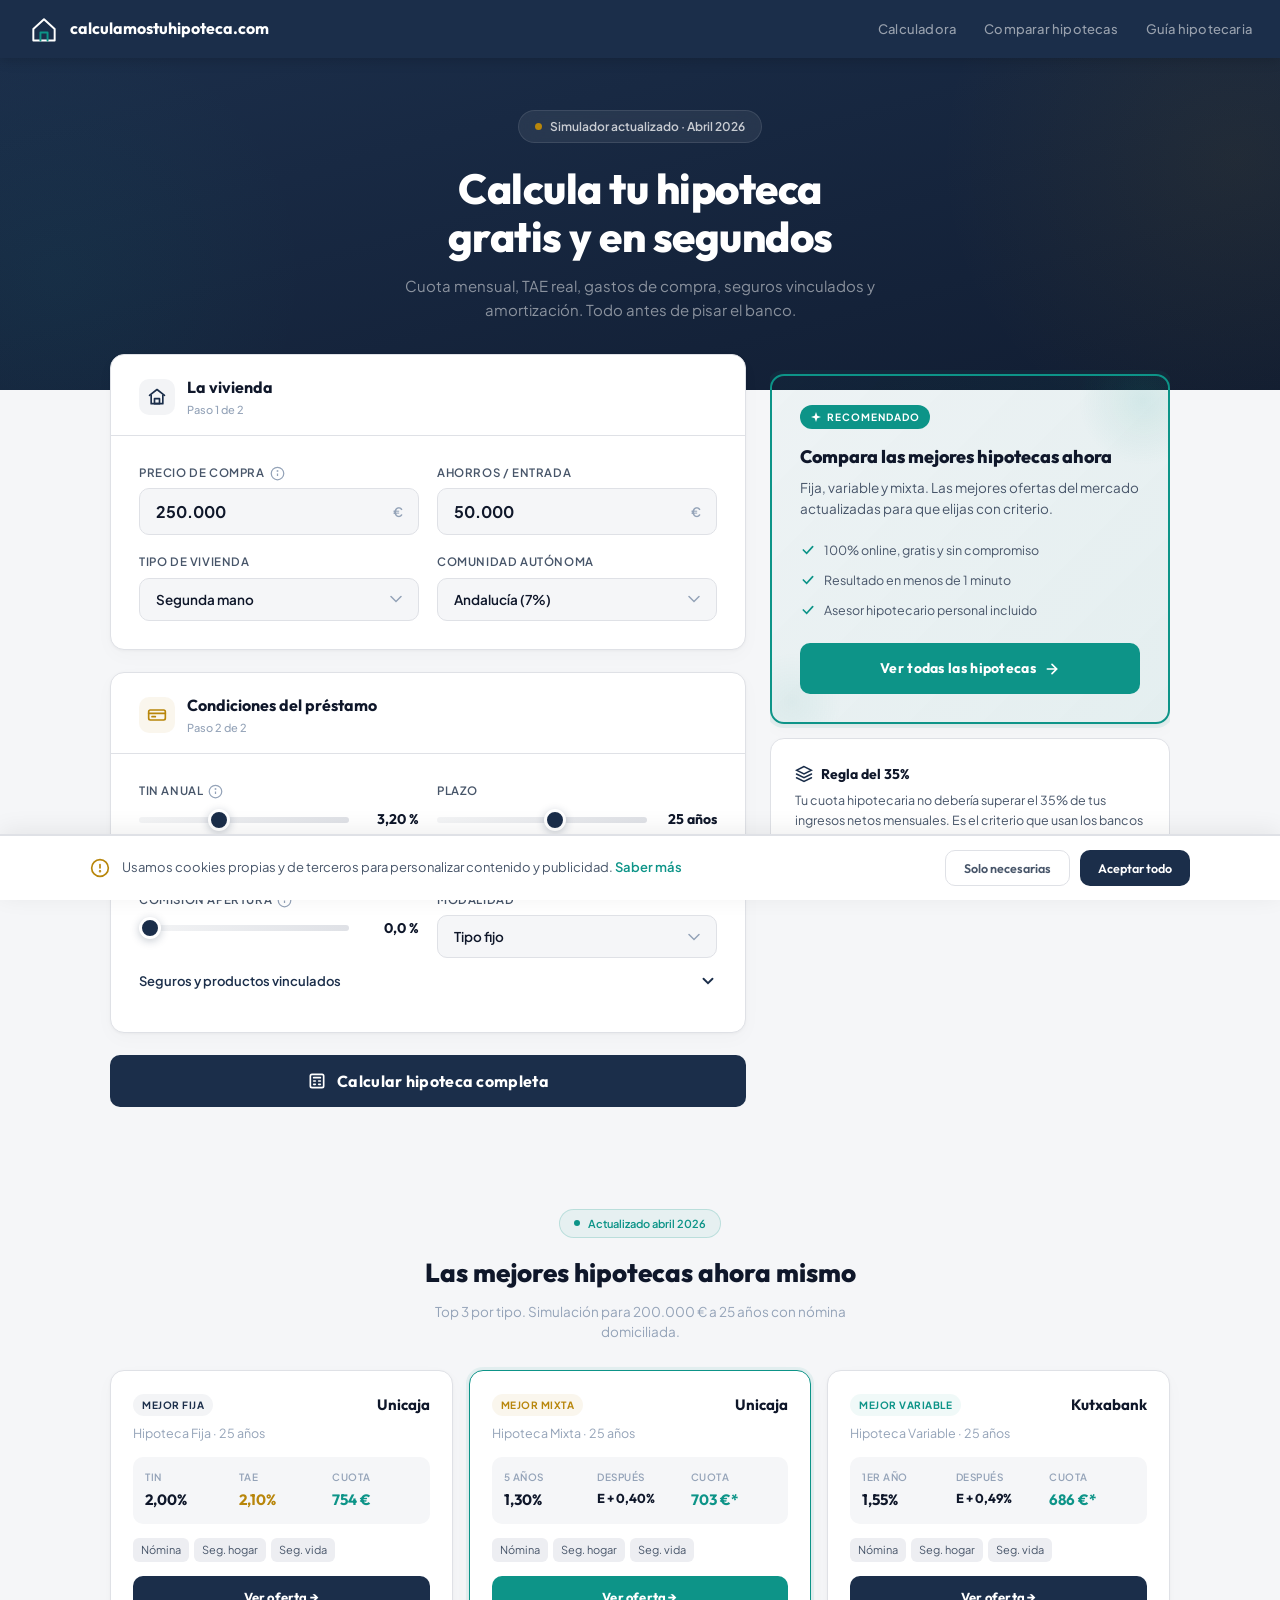
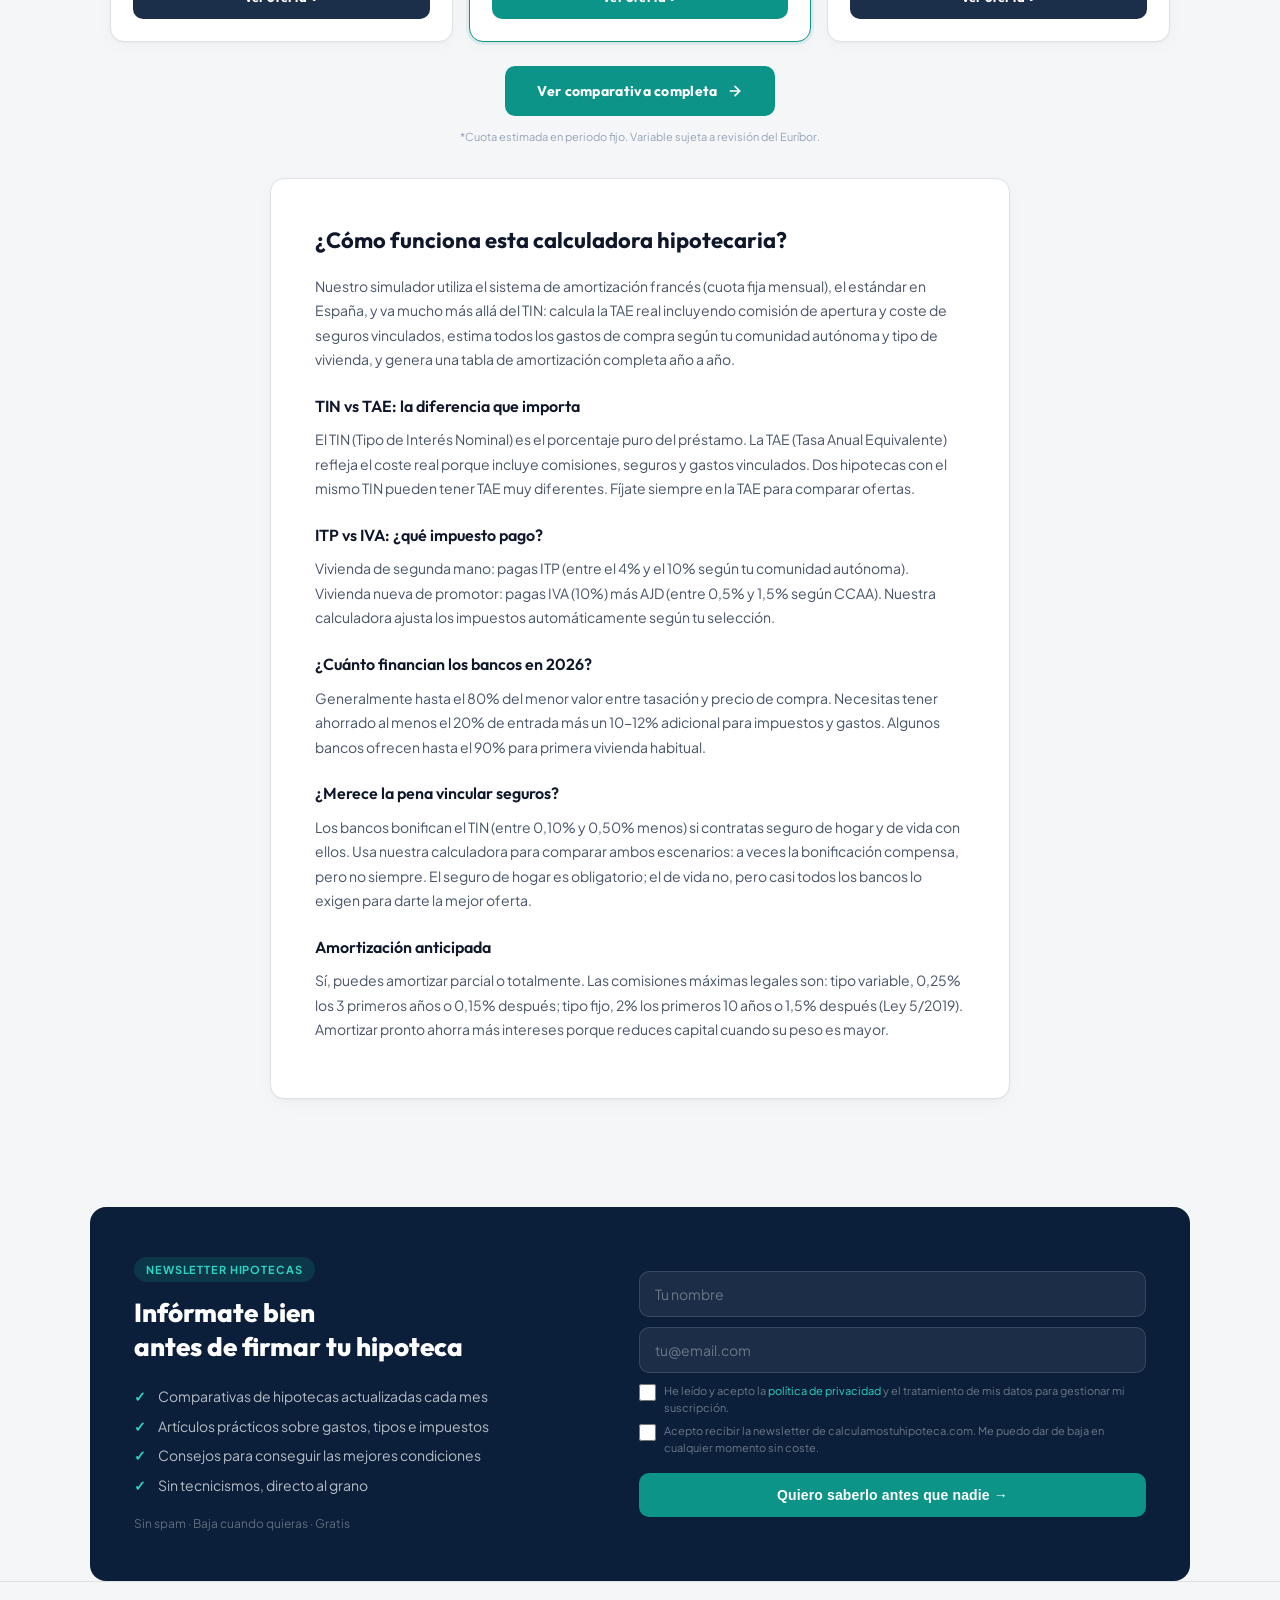
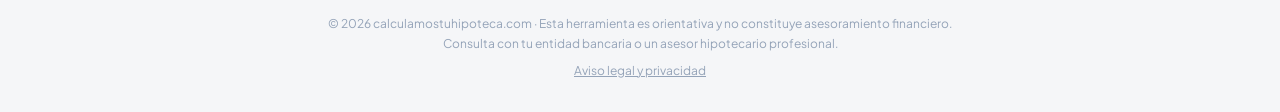
<file: index.html>
<!DOCTYPE html>
<html lang="es">
<head>
<meta charset="UTF-8">
<link rel="icon" href="favicon.ico" sizes="32x32">
<link rel="icon" href="favicon.svg" type="image/svg+xml">
<meta name="viewport" content="width=device-width, initial-scale=1.0">
<title>Calculadora de Hipoteca 2026 | calculamostuhipoteca.com</title>
<meta name="description" content="Simulador completo de hipoteca: cuota mensual, TAE, gastos de compra, seguros e impuestos. La calculadora hipotecaria más completa de España.">
<meta name="robots" content="index, follow">
<meta name="author" content="Raquel Ayllón García">
<link rel="canonical" href="https://calculamostuhipoteca.com/">
<meta property="og:title" content="Calculadora de Hipoteca 2026 | calculamostuhipoteca.com">
<meta property="og:description" content="Calcula tu cuota mensual, TAE real, gastos de compra, seguros e impuestos. La calculadora hipotecaria más completa de España.">
<meta property="og:type" content="website">
<meta property="og:url" content="https://calculamostuhipoteca.com/">
<meta property="og:locale" content="es_ES">
<script type="application/ld+json">
{
  "@context": "https://schema.org",
  "@graph": [
    {
      "@type": "WebApplication",
      "@id": "https://calculamostuhipoteca.com/#app",
      "name": "Calculadora de Hipoteca 2026",
      "url": "https://calculamostuhipoteca.com/",
      "description": "Simulador completo de hipoteca: cuota mensual, TAE, gastos de compra, seguros e impuestos. La calculadora hipotecaria más completa de España.",
      "applicationCategory": "FinanceApplication",
      "operatingSystem": "Web",
      "inLanguage": "es-ES",
      "dateModified": "2026-04-09",
      "offers": {
        "@type": "Offer",
        "price": "0",
        "priceCurrency": "EUR"
      },
      "author": {
        "@type": "Person",
        "name": "Raquel Ayllón García"
      }
    },
    {
      "@type": "FAQPage",
      "mainEntity": [
        {
          "@type": "Question",
          "name": "¿Cómo funciona esta calculadora hipotecaria?",
          "acceptedAnswer": {
            "@type": "Answer",
            "text": "Nuestro simulador utiliza el sistema de amortización francés (cuota fija mensual), el estándar en España. Calcula la TAE real incluyendo comisión de apertura y coste de seguros vinculados, estima todos los gastos de compra según tu comunidad autónoma y tipo de vivienda, y genera una tabla de amortización completa año a año."
          }
        },
        {
          "@type": "Question",
          "name": "¿Cuál es la diferencia entre TIN y TAE en una hipoteca?",
          "acceptedAnswer": {
            "@type": "Answer",
            "text": "El TIN (Tipo de Interés Nominal) es el porcentaje puro del préstamo. La TAE (Tasa Anual Equivalente) refleja el coste real porque incluye comisiones, seguros y gastos vinculados. Dos hipotecas con el mismo TIN pueden tener TAE muy diferentes. Fíjate siempre en la TAE para comparar ofertas."
          }
        },
        {
          "@type": "Question",
          "name": "¿Qué impuesto pago al comprar una vivienda: ITP o IVA?",
          "acceptedAnswer": {
            "@type": "Answer",
            "text": "Vivienda de segunda mano: pagas ITP (entre el 4% y el 10% según tu comunidad autónoma). Vivienda nueva de promotor: pagas IVA (10%) más AJD (entre 0,5% y 1,5% según CCAA). La calculadora ajusta los impuestos automáticamente según tu selección."
          }
        },
        {
          "@type": "Question",
          "name": "¿Cuánto financian los bancos en 2026?",
          "acceptedAnswer": {
            "@type": "Answer",
            "text": "Generalmente hasta el 80% del menor valor entre tasación y precio de compra. Necesitas tener ahorrado al menos el 20% de entrada más un 10-12% adicional para impuestos y gastos. Algunos bancos ofrecen hasta el 90% para primera vivienda habitual."
          }
        },
        {
          "@type": "Question",
          "name": "¿Merece la pena vincular seguros a la hipoteca?",
          "acceptedAnswer": {
            "@type": "Answer",
            "text": "Los bancos bonifican el TIN (entre 0,10% y 0,50% menos) si contratas seguro de hogar y de vida con ellos. A veces la bonificación compensa, pero no siempre. El seguro de hogar es obligatorio; el de vida no, pero casi todos los bancos lo exigen para darte la mejor oferta."
          }
        },
        {
          "@type": "Question",
          "name": "¿Se puede amortizar anticipadamente una hipoteca?",
          "acceptedAnswer": {
            "@type": "Answer",
            "text": "Sí, puedes amortizar parcial o totalmente. Las comisiones máximas legales son: tipo variable, 0,25% los 3 primeros años o 0,15% después; tipo fijo, 2% los primeros 10 años o 1,5% después (Ley 5/2019). Amortizar pronto ahorra más intereses porque reduces capital cuando su peso es mayor."
          }
        }
      ]
    }
  ]
}
</script>
<link rel="preconnect" href="https://fonts.googleapis.com">
<link rel="preconnect" href="https://fonts.gstatic.com" crossorigin>
<link href="https://fonts.googleapis.com/css2?family=Outfit:wght@300;400;500;600;700;800&family=Plus+Jakarta+Sans:ital,wght@0,400;0,500;0,600;0,700;0,800&display=swap" rel="stylesheet">
<link rel="stylesheet" href="style.css">
<!-- AdSense se carga condicionalmente tras aceptar cookies (ver cookies.js) -->
</head>
<body>

<nav class="nav">
  <a href="#" class="nav-brand">
    <svg class="nav-logo" viewBox="0 0 36 36" fill="none" xmlns="http://www.w3.org/2000/svg" aria-hidden="true">
      <path d="M6 18L18 7L30 18V31H6V18Z" stroke="#fff" stroke-width="2.2" stroke-linecap="round" stroke-linejoin="round"/>
      <path d="M14 31V22H22V31" stroke="#0D9488" stroke-width="2.2" stroke-linecap="round" stroke-linejoin="round"/>
    </svg>
    calculamostuhipoteca.com
  </a>
  <nav class="nav-links" aria-label="Navegación principal">
    <a href="index.html">Calculadora</a>
    <a href="comparar-hipotecas.html">Comparar hipotecas</a>
    <a href="guia-hipotecaria.html">Guía hipotecaria</a>
  </nav>
</nav>

<header class="hero">
  <div class="hero-content">
    <div class="hero-pill"><span class="pulse" aria-hidden="true"></span> Simulador actualizado · Abril 2026</div>
    <h1>Calcula tu hipoteca<br>gratis y en segundos</h1>
    <p>Cuota mensual, TAE real, gastos de compra, seguros vinculados y amortización. Todo antes de pisar el banco.</p>
  </div>
</header>

<main class="main-wrap">
<div class="grid">

<!-- ═══ LEFT COLUMN ═══ -->
<div>

  <!-- CARD 1: Vivienda -->
  <div class="card" style="margin-bottom:22px">
    <div class="card-head">
      <div class="card-icon navy" aria-hidden="true">
        <svg width="20" height="20" viewBox="0 0 24 24" fill="none" stroke="#1B2E4A" stroke-width="2" stroke-linecap="round" stroke-linejoin="round">
          <path d="M3 10L12 3L21 10"/><path d="M5 10V20H19V10"/><rect x="9" y="14" width="6" height="6"/>
        </svg>
      </div>
      <div>
        <h2>La vivienda</h2>
        <div class="step">Paso 1 de 2</div>
      </div>
    </div>
    <div class="card-body">
      <div class="form-grid">

        <div class="field">
          <label for="price">Precio de compra
            <span class="tip-icon" tabindex="0" aria-label="El precio de compraventa que figura en la escritura pública">
              <svg viewBox="0 0 24 24" fill="none" stroke="currentColor" stroke-width="2" aria-hidden="true"><circle cx="12" cy="12" r="10"/><path d="M12 16v-4"/><circle cx="12" cy="8" r=".5" fill="currentColor"/></svg>
              <span class="tip-pop" role="tooltip">Precio de compraventa que figura en la escritura pública.</span>
            </span>
          </label>
          <div class="input-wrap">
            <input type="text" id="price" value="250.000" inputmode="numeric" aria-label="Precio de compra en euros">
            <span class="input-suffix" aria-hidden="true">€</span>
          </div>
        </div>

        <div class="field">
          <label for="down">Ahorros / Entrada</label>
          <div class="input-wrap">
            <input type="text" id="down" value="50.000" inputmode="numeric" aria-label="Entrada o ahorros en euros">
            <span class="input-suffix" aria-hidden="true">€</span>
          </div>
        </div>

        <div class="field">
          <label for="homeType">Tipo de vivienda</label>
          <div class="select-wrap">
            <select id="homeType">
              <option value="existing">Segunda mano</option>
              <option value="new">Obra nueva (promotor)</option>
            </select>
          </div>
        </div>

        <div class="field">
          <label for="region">Comunidad autónoma</label>
          <div class="select-wrap">
            <select id="region">
              <option value="andalucia">Andalucía (7%)</option>
              <option value="aragon">Aragón (8%)</option>
              <option value="asturias">Asturias (8%)</option>
              <option value="baleares">Baleares (8%)</option>
              <option value="canarias">Canarias (6,5% IGIC)</option>
              <option value="cantabria">Cantabria (10%)</option>
              <option value="castilla_la_mancha">Castilla-La Mancha (9%)</option>
              <option value="castilla_leon">Castilla y León (8%)</option>
              <option value="cataluna">Cataluña (10%)</option>
              <option value="extremadura">Extremadura (8%)</option>
              <option value="galicia">Galicia (10%)</option>
              <option value="la_rioja">La Rioja (7%)</option>
              <option value="madrid">Madrid (6%)</option>
              <option value="murcia">Murcia (8%)</option>
              <option value="navarra">Navarra (6%)</option>
              <option value="pais_vasco">País Vasco (4%)</option>
              <option value="valencia">C. Valenciana (10%)</option>
            </select>
          </div>
        </div>

      </div>
    </div>
  </div>

  <!-- CARD 2: Préstamo -->
  <div class="card" style="margin-bottom:22px">
    <div class="card-head">
      <div class="card-icon gold" aria-hidden="true">
        <svg width="20" height="20" viewBox="0 0 24 24" fill="none" stroke="#B8860B" stroke-width="2" stroke-linecap="round" stroke-linejoin="round">
          <rect x="2" y="6" width="20" height="12" rx="2"/><path d="M2 10H22"/><path d="M6 14H10"/>
        </svg>
      </div>
      <div>
        <h2>Condiciones del préstamo</h2>
        <div class="step">Paso 2 de 2</div>
      </div>
    </div>
    <div class="card-body">
      <div class="form-grid">

        <div class="field">
          <label for="rate">TIN anual
            <span class="tip-icon" tabindex="0" aria-label="Tipo de Interés Nominal: lo que cobra el banco por el préstamo, sin comisiones ni gastos">
              <svg viewBox="0 0 24 24" fill="none" stroke="currentColor" stroke-width="2" aria-hidden="true"><circle cx="12" cy="12" r="10"/><path d="M12 16v-4"/><circle cx="12" cy="8" r=".5" fill="currentColor"/></svg>
              <span class="tip-pop" role="tooltip">Tipo de Interés Nominal: lo que cobra el banco por el préstamo, sin comisiones ni gastos.</span>
            </span>
          </label>
          <div class="range-row">
            <input type="range" id="rate" min="1" max="7" step="0.05" value="3.20" aria-label="TIN anual">
            <span class="range-val" id="rateVal" aria-live="polite">3,20 %</span>
          </div>
          <div class="rate-hint">
            <svg width="12" height="12" viewBox="0 0 24 24" fill="none" stroke="currentColor" stroke-width="2.5" aria-hidden="true"><circle cx="12" cy="12" r="10"/><path d="M12 16v-4"/><circle cx="12" cy="8" r=".5" fill="currentColor"/></svg>
            Hipoteca fija media en España: ~2,8 – 3,5 % · Variable: Euríbor + 0,5 %
          </div>
        </div>

        <div class="field">
          <label for="years">Plazo</label>
          <div class="range-row">
            <input type="range" id="years" min="5" max="40" step="1" value="25" aria-label="Plazo en años">
            <span class="range-val" id="yearsVal" aria-live="polite">25 años</span>
          </div>
        </div>

        <div class="field">
          <label for="openFee">Comisión apertura
            <span class="tip-icon" tabindex="0" aria-label="Porcentaje sobre el capital que cobra el banco al firmar">
              <svg viewBox="0 0 24 24" fill="none" stroke="currentColor" stroke-width="2" aria-hidden="true"><circle cx="12" cy="12" r="10"/><path d="M12 16v-4"/><circle cx="12" cy="8" r=".5" fill="currentColor"/></svg>
              <span class="tip-pop" role="tooltip">Porcentaje sobre el capital que cobra el banco al firmar. Muchos ya no lo cobran.</span>
            </span>
          </label>
          <div class="range-row">
            <input type="range" id="openFee" min="0" max="2" step="0.1" value="0" aria-label="Comisión de apertura">
            <span class="range-val" id="openFeeVal" aria-live="polite">0,0 %</span>
          </div>
        </div>

        <div class="field">
          <label for="mortgageType">Modalidad</label>
          <div class="select-wrap">
            <select id="mortgageType">
              <option value="fixed">Tipo fijo</option>
              <option value="variable">Tipo variable</option>
              <option value="mixed">Tipo mixto</option>
            </select>
          </div>
        </div>

      </div>

      <!-- Seguros -->
      <button class="collapse-btn" id="advTrigger" onclick="toggleC('adv')" aria-expanded="false" aria-controls="advBody">
        <span>Seguros y productos vinculados</span>
        <svg class="chev" viewBox="0 0 24 24" fill="none" stroke="currentColor" stroke-width="2.5" stroke-linecap="round" aria-hidden="true"><path d="M6 9l6 6 6-6"/></svg>
      </button>
      <div class="collapse-body" id="advBody">
        <div class="toggle-row">
          <div class="toggle-label">
            Seguro de hogar
            <small>Obligatorio · ~300-600 €/año</small>
          </div>
          <label class="switch" aria-label="Activar seguro de hogar">
            <input type="checkbox" id="homeIns" checked>
            <span class="slider"></span>
          </label>
        </div>
        <div class="form-grid" style="margin-top:12px">
          <div class="field">
            <label for="homeInsCost">Coste anual hogar</label>
            <div class="input-wrap">
              <input type="text" id="homeInsCost" value="400" inputmode="numeric">
              <span class="input-suffix" aria-hidden="true">€</span>
            </div>
          </div>
          <div class="field">&nbsp;</div>
        </div>

        <div class="toggle-row" style="margin-top:8px">
          <div class="toggle-label">
            Seguro de vida
            <small>Bonifica entre 0,10% y 0,50% del TIN</small>
          </div>
          <label class="switch" aria-label="Activar seguro de vida">
            <input type="checkbox" id="lifeIns">
            <span class="slider"></span>
          </label>
        </div>
        <div class="form-grid" style="margin-top:12px">
          <div class="field">
            <label for="lifeInsCost">Coste anual vida</label>
            <div class="input-wrap">
              <input type="text" id="lifeInsCost" value="600" inputmode="numeric">
              <span class="input-suffix" aria-hidden="true">€</span>
            </div>
          </div>
          <div class="field">
            <label for="discount">Bonificación TIN
              <span class="tip-icon" tabindex="0" aria-label="Descuento en el TIN que aplica el banco si contratas sus seguros">
                <svg viewBox="0 0 24 24" fill="none" stroke="currentColor" stroke-width="2" aria-hidden="true"><circle cx="12" cy="12" r="10"/><path d="M12 16v-4"/><circle cx="12" cy="8" r=".5" fill="currentColor"/></svg>
                <span class="tip-pop" role="tooltip">Descuento en el TIN que aplica el banco si contratas sus seguros.</span>
              </span>
            </label>
            <div class="range-row">
              <input type="range" id="discount" min="0" max="1" step="0.05" value="0" aria-label="Bonificación TIN">
              <span class="range-val" id="discountVal" aria-live="polite">0,00 %</span>
            </div>
          </div>
        </div>
      </div>
    </div>
  </div>

  <button class="btn-calc" onclick="calculate()" aria-label="Calcular hipoteca">
    <svg width="20" height="20" viewBox="0 0 24 24" fill="none" stroke="currentColor" stroke-width="2" stroke-linecap="round" aria-hidden="true">
      <rect x="4" y="4" width="16" height="16" rx="2"/>
      <line x1="8" y1="8" x2="16" y2="8"/>
      <line x1="8" y1="12" x2="10" y2="12"/>
      <line x1="14" y1="12" x2="16" y2="12"/>
      <line x1="8" y1="16" x2="10" y2="16"/>
      <line x1="14" y1="16" x2="16" y2="16"/>
    </svg>
    Calcular hipoteca completa
  </button>


</div>

<!-- ═══ RIGHT COLUMN ═══ -->
<div class="sidebar-sticky">

  <!-- RESULTS PANEL -->
  <div class="card results-panel" id="results" aria-live="polite">
    <div class="result-hero">
      <div class="rlabel">Tu cuota mensual</div>
      <div class="ramount" id="monthly">—</div>
      <div class="rsub" id="termSub">durante 25 años · TIN 3,20%</div>
      <div class="result-hero-badges">
        <span class="rhbadge" id="ltvBadge">LTV 80%</span>
        <span class="rhbadge gold" id="mortTypeBadge">Tipo fijo</span>
      </div>
    </div>
    <div class="result-body">
      <div class="divider">Resumen del préstamo</div>

      <div class="mrow">
        <span class="mrow-label">Capital solicitado</span>
        <span class="mrow-val" id="rLoan">—</span>
      </div>
      <div class="mrow">
        <span class="mrow-label">TIN aplicado</span>
        <span class="mrow-val" id="rTIN">—</span>
      </div>
      <div class="mrow">
        <span class="mrow-label">TAE estimada
          <span class="tip-icon" style="margin-left:3px" tabindex="0" aria-label="Incluye TIN, comisión apertura y seguros vinculados">
            <svg viewBox="0 0 24 24" fill="none" stroke="currentColor" stroke-width="2" style="width:13px;height:13px" aria-hidden="true"><circle cx="12" cy="12" r="10"/><path d="M12 16v-4"/><circle cx="12" cy="8" r=".5" fill="currentColor"/></svg>
            <span class="tip-pop" style="width:200px" role="tooltip">Incluye TIN + comisión apertura + seguros vinculados.</span>
          </span>
        </span>
        <span class="mrow-val gold" id="rTAE">—</span>
      </div>
      <div class="mrow">
        <span class="mrow-label">Total intereses</span>
        <span class="mrow-val coral" id="rInterest">—</span>
      </div>
      <div class="mrow">
        <span class="mrow-label">Total a devolver</span>
        <span class="mrow-val" id="rTotal">—</span>
      </div>

      <!-- Donut chart -->
      <div class="donut-wrap" aria-label="Distribución total del préstamo">
        <svg class="donut-svg" viewBox="0 0 120 120" aria-hidden="true">
          <circle cx="60" cy="60" r="50" fill="none" stroke="#EDEEF2" stroke-width="14"/>
          <circle cx="60" cy="60" r="50" fill="none" stroke="#1B2E4A" stroke-width="14"
                  stroke-linecap="butt" stroke-dasharray="0 314" id="donutCap"
                  transform="rotate(-90 60 60)" class="donut-seg"/>
          <circle cx="60" cy="60" r="50" fill="none" stroke="#B8860B" stroke-width="14"
                  stroke-linecap="butt" stroke-dasharray="0 314" id="donutInt"
                  transform="rotate(-90 60 60)" class="donut-seg"/>
          <circle cx="60" cy="60" r="50" fill="none" stroke="#0D9488" stroke-width="14"
                  stroke-linecap="butt" stroke-dasharray="0 314" id="donutIns"
                  transform="rotate(-90 60 60)" class="donut-seg"/>
          <text x="60" y="57" text-anchor="middle" class="donut-c1">Total</text>
          <text x="60" y="73" text-anchor="middle" id="donutCenter" class="donut-c2">—</text>
        </svg>
        <div class="donut-legend">
          <div class="dleg"><span class="dleg-dot" style="background:#1B2E4A"></span><span class="dleg-name">Capital</span><strong class="dleg-amt" id="barCapA">—</strong></div>
          <div class="dleg"><span class="dleg-dot" style="background:#B8860B"></span><span class="dleg-name">Intereses</span><strong class="dleg-amt" id="barIntA">—</strong></div>
          <div class="dleg" id="barInsR" style="display:none"><span class="dleg-dot" style="background:#0D9488"></span><span class="dleg-name">Seguros</span><strong class="dleg-amt" id="barInsA">—</strong></div>
        </div>
      </div>

      <div class="divider">Gastos de compra</div>

      <div class="mrow">
        <span class="mrow-label" id="taxLabel">ITP (10%)</span>
        <span class="mrow-val" id="rTax">—</span>
      </div>
      <div class="mrow">
        <span class="mrow-label">Notaría + Registro</span>
        <span class="mrow-val" id="rNotary">—</span>
      </div>
      <div class="mrow">
        <span class="mrow-label">Gestoría</span>
        <span class="mrow-val" id="rGest">—</span>
      </div>
      <div class="mrow">
        <span class="mrow-label">Tasación</span>
        <span class="mrow-val" id="rTas">—</span>
      </div>
      <div class="mrow">
        <span class="mrow-label">Comisión apertura</span>
        <span class="mrow-val" id="rOpen">—</span>
      </div>
      <div class="mrow" style="border-top:2px solid var(--border);padding-top:14px;margin-top:6px">
        <span class="mrow-label" style="font-weight:700;color:var(--ink)">Total gastos iniciales</span>
        <span class="mrow-val coral" id="rCosts">—</span>
      </div>

      <!-- Savings tip -->
      <div class="tip-box" role="note">
        <div class="tip-box-title">
          <svg width="16" height="16" viewBox="0 0 24 24" fill="none" stroke="#0D9488" stroke-width="2" stroke-linecap="round" aria-hidden="true">
            <path d="M12 2v4M12 18v4M4.93 4.93l2.83 2.83M16.24 16.24l2.83 2.83M2 12h4M18 12h4M4.93 19.07l2.83-2.83M16.24 7.76l2.83-2.83"/>
          </svg>
          Necesitas tener ahorrado
        </div>
        <p>Entrada (<span id="tipD">—</span>) + gastos (<span id="tipC">—</span>) = <strong id="tipT">—</strong></p>
      </div>

      <!-- Amortisation -->
      <button class="amort-btn" onclick="toggleA()" aria-expanded="false" aria-controls="amortW">
        Ver amortización anual ▾
      </button>
      <div class="amort-wrap" id="amortW">
        <table class="amort-tbl">
          <thead>
            <tr>
              <th scope="col">Año</th>
              <th scope="col">Capital</th>
              <th scope="col">Intereses</th>
              <th scope="col">Amortizado</th>
              <th scope="col">Pendiente</th>
            </tr>
          </thead>
          <tbody id="amortB"></tbody>
        </table>
      </div>
    </div>
  </div>

  <!-- COMPARE CTA -->
  <div class="compare-card">
    <div class="compare-badge">
      <svg class="sparkle" width="12" height="12" viewBox="0 0 24 24" fill="#fff" aria-hidden="true"><path d="M12 2L14.5 9.5L22 12L14.5 14.5L12 22L9.5 14.5L2 12L9.5 9.5L12 2Z"/></svg>
      Recomendado
    </div>
    <h3>Compara las mejores hipotecas ahora</h3>
    <p class="compare-sub">Fija, variable y mixta. Las mejores ofertas del mercado actualizadas para que elijas con criterio.</p>
    <ul class="compare-features">
      <li>
        <svg width="16" height="16" viewBox="0 0 24 24" fill="none" stroke="#0D9488" stroke-width="2.5" stroke-linecap="round" aria-hidden="true"><path d="M5 12l5 5L19 7"/></svg>
        100% online, gratis y sin compromiso
      </li>
      <li>
        <svg width="16" height="16" viewBox="0 0 24 24" fill="none" stroke="#0D9488" stroke-width="2.5" stroke-linecap="round" aria-hidden="true"><path d="M5 12l5 5L19 7"/></svg>
        Resultado en menos de 1 minuto
      </li>
      <li>
        <svg width="16" height="16" viewBox="0 0 24 24" fill="none" stroke="#0D9488" stroke-width="2.5" stroke-linecap="round" aria-hidden="true"><path d="M5 12l5 5L19 7"/></svg>
        Asesor hipotecario personal incluido
      </li>
    </ul>
    <a href="comparar-hipotecas.html" class="compare-btn">
      Ver todas las hipotecas
      <svg width="16" height="16" viewBox="0 0 24 24" fill="none" stroke="currentColor" stroke-width="2.5" stroke-linecap="round" aria-hidden="true"><path d="M5 12h14M12 5l7 7-7 7"/></svg>
    </a>
  </div>

  <!-- INFO CARD -->
  <div class="info-card">
    <h4>
      <svg width="18" height="18" viewBox="0 0 24 24" fill="none" stroke="var(--navy)" stroke-width="2" stroke-linecap="round" aria-hidden="true">
        <path d="M12 2L2 7l10 5 10-5-10-5z"/>
        <path d="M2 17l10 5 10-5"/>
        <path d="M2 12l10 5 10-5"/>
      </svg>
      Regla del 35%
    </h4>
    <p>Tu cuota hipotecaria no debería superar el 35% de tus ingresos netos mensuales. Es el criterio que usan los bancos para aprobar tu solicitud.</p>
  </div>

</div>
</div>
</main>

<!-- COMPARISON PREVIEW -->
<section class="cmp-section" aria-label="Las mejores hipotecas ahora mismo">
  <div class="cmp-header">
    <div class="cmp-pill">
      <span class="pulse" aria-hidden="true"></span>
      Actualizado abril 2026
    </div>
    <h2>Las mejores hipotecas ahora mismo</h2>
    <p>Top 3 por tipo. Simulación para 200.000 € a 25 años con nómina domiciliada.</p>
  </div>

  <div class="cmp-grid">

    <!-- Mejor fija -->
    <article class="cmp-card">
      <div class="cmp-top">
        <span class="cmp-badge fija">Mejor fija</span>
        <span class="cmp-bank">Unicaja</span>
      </div>
      <div class="cmp-name">Hipoteca Fija · 25 años</div>
      <div class="cmp-rates">
        <div>
          <div class="cmp-rl">TIN</div>
          <div class="cmp-rv">2,00%</div>
        </div>
        <div>
          <div class="cmp-rl">TAE</div>
          <div class="cmp-rv gold">2,10%</div>
        </div>
        <div>
          <div class="cmp-rl">Cuota</div>
          <div class="cmp-rv teal">754 €</div>
        </div>
      </div>
      <div class="cmp-conds">
        <span>Nómina</span><span>Seg. hogar</span><span>Seg. vida</span>
      </div>
      <a href="comparar-hipotecas.html" class="cmp-btn">Ver oferta →</a>
    </article>

    <!-- Mejor mixta -->
    <article class="cmp-card best">
      <div class="cmp-top">
        <span class="cmp-badge mixta">Mejor mixta</span>
        <span class="cmp-bank">Unicaja</span>
      </div>
      <div class="cmp-name">Hipoteca Mixta · 25 años</div>
      <div class="cmp-rates">
        <div>
          <div class="cmp-rl">5 años</div>
          <div class="cmp-rv">1,30%</div>
        </div>
        <div>
          <div class="cmp-rl">Después</div>
          <div class="cmp-rv small">E + 0,40%</div>
        </div>
        <div>
          <div class="cmp-rl">Cuota</div>
          <div class="cmp-rv teal">703 €*</div>
        </div>
      </div>
      <div class="cmp-conds">
        <span>Nómina</span><span>Seg. hogar</span><span>Seg. vida</span>
      </div>
      <a href="comparar-hipotecas.html" class="cmp-btn teal">Ver oferta →</a>
    </article>

    <!-- Mejor variable -->
    <article class="cmp-card">
      <div class="cmp-top">
        <span class="cmp-badge variable">Mejor variable</span>
        <span class="cmp-bank">Kutxabank</span>
      </div>
      <div class="cmp-name">Hipoteca Variable · 25 años</div>
      <div class="cmp-rates">
        <div>
          <div class="cmp-rl">1er año</div>
          <div class="cmp-rv">1,55%</div>
        </div>
        <div>
          <div class="cmp-rl">Después</div>
          <div class="cmp-rv small">E + 0,49%</div>
        </div>
        <div>
          <div class="cmp-rl">Cuota</div>
          <div class="cmp-rv teal">686 €*</div>
        </div>
      </div>
      <div class="cmp-conds">
        <span>Nómina</span><span>Seg. hogar</span><span>Seg. vida</span>
      </div>
      <a href="comparar-hipotecas.html" class="cmp-btn">Ver oferta →</a>
    </article>

  </div>

  <div class="cmp-footer">
    <a href="comparar-hipotecas.html" class="cmp-all-btn">
      Ver comparativa completa
      <svg width="16" height="16" viewBox="0 0 24 24" fill="none" stroke="currentColor" stroke-width="2.5" stroke-linecap="round" aria-hidden="true"><path d="M5 12h14M12 5l7 7-7 7"/></svg>
    </a>
    <p class="cmp-note">*Cuota estimada en periodo fijo. Variable sujeta a revisión del Euríbor.</p>
  </div>
</section>

<section class="seo-area" aria-label="Guía sobre hipotecas">
  <div class="seo-card">
    <h2>¿Cómo funciona esta calculadora hipotecaria?</h2>
    <p>Nuestro simulador utiliza el sistema de amortización francés (cuota fija mensual), el estándar en España, y va mucho más allá del TIN: calcula la TAE real incluyendo comisión de apertura y coste de seguros vinculados, estima todos los gastos de compra según tu comunidad autónoma y tipo de vivienda, y genera una tabla de amortización completa año a año.</p>

    <h3>TIN vs TAE: la diferencia que importa</h3>
    <p>El TIN (Tipo de Interés Nominal) es el porcentaje puro del préstamo. La TAE (Tasa Anual Equivalente) refleja el coste real porque incluye comisiones, seguros y gastos vinculados. Dos hipotecas con el mismo TIN pueden tener TAE muy diferentes. Fíjate siempre en la TAE para comparar ofertas.</p>

    <h3>ITP vs IVA: ¿qué impuesto pago?</h3>
    <p>Vivienda de segunda mano: pagas ITP (entre el 4% y el 10% según tu comunidad autónoma). Vivienda nueva de promotor: pagas IVA (10%) más AJD (entre 0,5% y 1,5% según CCAA). Nuestra calculadora ajusta los impuestos automáticamente según tu selección.</p>

    <h3>¿Cuánto financian los bancos en 2026?</h3>
    <p>Generalmente hasta el 80% del menor valor entre tasación y precio de compra. Necesitas tener ahorrado al menos el 20% de entrada más un 10-12% adicional para impuestos y gastos. Algunos bancos ofrecen hasta el 90% para primera vivienda habitual.</p>

    <h3>¿Merece la pena vincular seguros?</h3>
    <p>Los bancos bonifican el TIN (entre 0,10% y 0,50% menos) si contratas seguro de hogar y de vida con ellos. Usa nuestra calculadora para comparar ambos escenarios: a veces la bonificación compensa, pero no siempre. El seguro de hogar es obligatorio; el de vida no, pero casi todos los bancos lo exigen para darte la mejor oferta.</p>

    <h3>Amortización anticipada</h3>
    <p>Sí, puedes amortizar parcial o totalmente. Las comisiones máximas legales son: tipo variable, 0,25% los 3 primeros años o 0,15% después; tipo fijo, 2% los primeros 10 años o 1,5% después (Ley 5/2019). Amortizar pronto ahorra más intereses porque reduces capital cuando su peso es mayor.</p>
  </div>
</section>

<div class="nl-idx-wrap">
  <div class="nl-idx">
    <div class="nl-idx-inner">
      <div class="nl-idx-left">
        <span class="nl-idx-tag">Newsletter hipotecas</span>
        <h2>Infórmate bien<br>antes de firmar tu hipoteca</h2>
        <ul class="nl-idx-perks">
          <li>Comparativas de hipotecas actualizadas cada mes</li>
          <li>Artículos prácticos sobre gastos, tipos e impuestos</li>
          <li>Consejos para conseguir las mejores condiciones</li>
          <li>Sin tecnicismos, directo al grano</li>
        </ul>
        <p class="nl-idx-trust">Sin spam · Baja cuando quieras · Gratis</p>
      </div>
      <div class="nl-idx-right">
        <div id="nl-idx-form">
          <input type="text" id="nlIdxName" placeholder="Tu nombre" autocomplete="given-name">
          <input type="email" id="nlIdxEmail" placeholder="tu@email.com" autocomplete="email">
          <label class="nl-idx-ck">
            <input type="checkbox" id="nlIdxC1">
            <span>He leído y acepto la <a href="aviso-legal.html">política de privacidad</a> y el tratamiento de mis datos para gestionar mi suscripción.</span>
          </label>
          <label class="nl-idx-ck">
            <input type="checkbox" id="nlIdxC2">
            <span>Acepto recibir la newsletter de calculamostuhipoteca.com. Me puedo dar de baja en cualquier momento sin coste.</span>
          </label>
          <button class="nl-idx-btn" onclick="nlIdxSubscribe()">Quiero saberlo antes que nadie →</button>
        </div>
        <div id="nl-idx-ok" style="display:none;text-align:center;padding:24px 0">
          <p style="color:#2dd4bf;font-size:16px;font-weight:700;margin-bottom:6px">¡Suscripción confirmada!</p>
          <p style="color:rgba(255,255,255,.6);font-size:13px">Te avisaremos en cuanto haya novedades.</p>
        </div>
      </div>
    </div>
  </div>
</div>

<footer class="footer">
  <p>© 2026 calculamostuhipoteca.com · Esta herramienta es orientativa y no constituye asesoramiento financiero.</p>
  <p>Consulta con tu entidad bancaria o un asesor hipotecario profesional.</p>
  <p style="margin-top:8px"><a href="aviso-legal.html" style="color:var(--ink-muted);text-decoration:underline">Aviso legal y privacidad</a></p>
</footer>

<script src="script.js"></script>
<script src="newsletter.js"></script>
<script src="cookies.js"></script>

<!-- COOKIE BANNER -->
<div id="cookie-banner" class="cookie-banner" role="dialog" aria-label="Aviso de cookies">
  <div class="cookie-inner">
    <div class="cookie-msg">
      <svg width="20" height="20" viewBox="0 0 24 24" fill="none" stroke="currentColor" stroke-width="2" stroke-linecap="round" aria-hidden="true"><circle cx="12" cy="12" r="10"/><path d="M12 8v4"/><circle cx="12" cy="16" r=".5" fill="currentColor"/></svg>
      <p>Usamos cookies propias y de terceros para personalizar contenido y publicidad. <a href="aviso-legal.html">Saber más</a></p>
    </div>
    <div class="cookie-btns">
      <button class="cookie-btn-reject" onclick="rejectCookies()">Solo necesarias</button>
      <button class="cookie-btn-accept" onclick="acceptCookies()">Aceptar todo</button>
    </div>
  </div>
</div>
</body>
</html>
</file>
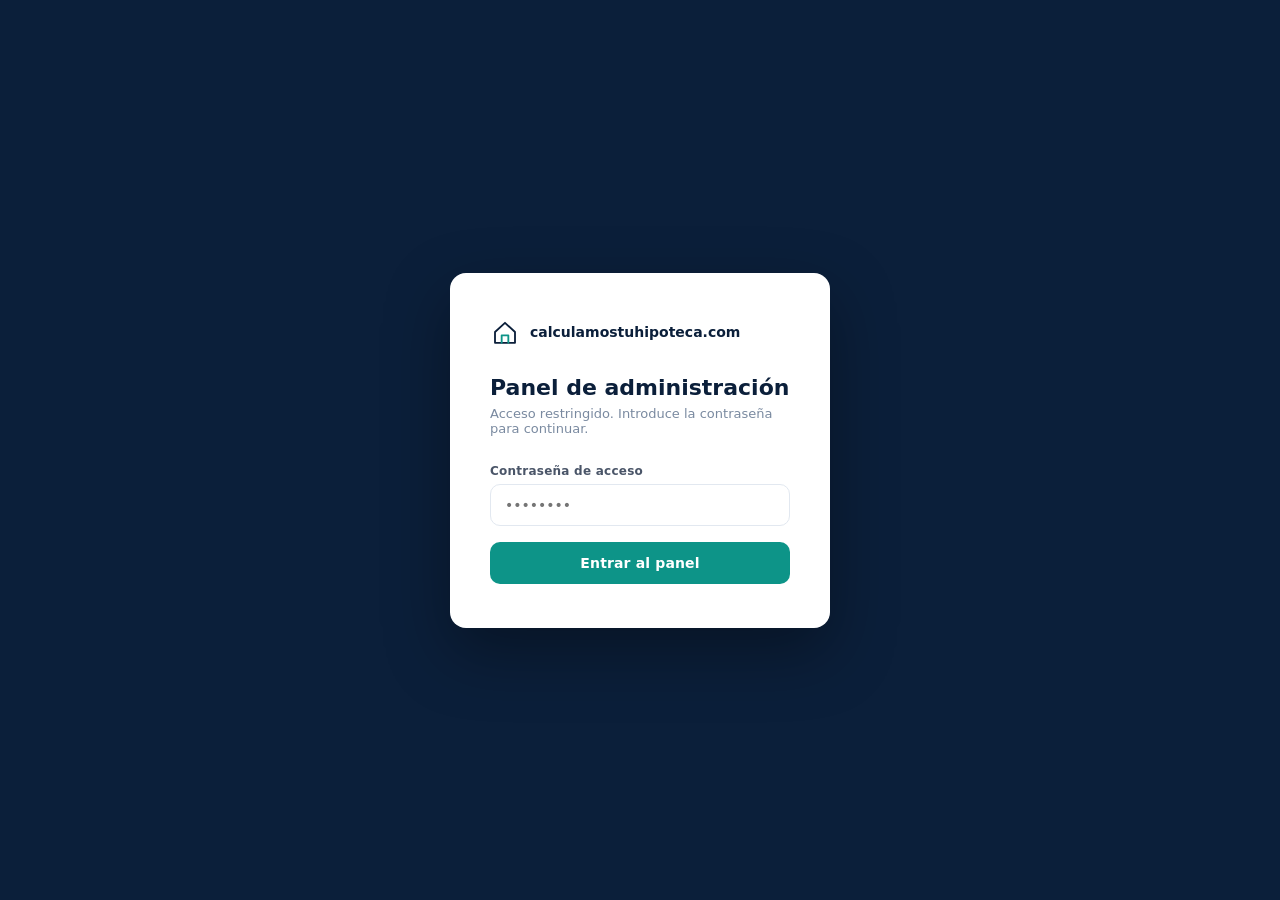
<file: admin/index.html>
<!DOCTYPE html>
<html lang="es">
<head>
<meta charset="UTF-8">
<meta name="viewport" content="width=device-width, initial-scale=1.0">
<meta name="robots" content="noindex, nofollow">
<title>Admin | calculamostuhipoteca.com</title>
<style>
*,*::before,*::after{box-sizing:border-box;margin:0;padding:0}
body{font-family:'Segoe UI',system-ui,-apple-system,sans-serif;background:#F0F4F8;color:#1a2332;min-height:100vh}

/* LOGIN */
#login-wrap{min-height:100vh;display:flex;align-items:center;justify-content:center;background:#0B1F3A}
.login-card{background:#fff;border-radius:16px;padding:44px 40px;width:100%;max-width:380px;box-shadow:0 24px 64px rgba(0,0,0,.35)}
.login-logo{display:flex;align-items:center;gap:10px;margin-bottom:28px}
.login-logo span{font-size:14px;font-weight:700;color:#0B1F3A}
.login-card h1{font-size:22px;font-weight:800;color:#0B1F3A;margin-bottom:6px}
.login-card p{font-size:13px;color:#7a8aa0;margin-bottom:28px}
.login-card label{display:block;font-size:12px;font-weight:600;color:#4a5568;margin-bottom:6px;letter-spacing:.02em}
.login-card input{display:block;width:100%;padding:12px 14px;border:1.5px solid #e2e8f0;border-radius:10px;font-size:14px;font-family:inherit;color:#1a2332;outline:none;transition:border-color .2s}
.login-card input:focus{border-color:#0D9488;background:#f0fdf9}
.login-btn{margin-top:16px;width:100%;padding:13px;background:#0D9488;color:#fff;border:none;border-radius:10px;font-size:14px;font-weight:700;cursor:pointer;font-family:inherit;transition:background .2s;letter-spacing:.01em}
.login-btn:hover{background:#0f766e}
.login-error{margin-top:12px;font-size:13px;color:#e53e3e;text-align:center;display:none;padding:10px;background:#fff5f5;border-radius:8px}

/* APP */
#app{display:none;min-height:100vh}
.app-layout{display:flex;min-height:100vh}

/* SIDEBAR */
.sidebar{width:220px;background:#0B1F3A;display:flex;flex-direction:column;flex-shrink:0;position:sticky;top:0;height:100vh;overflow-y:auto}
.sidebar-brand{padding:22px 20px 18px;border-bottom:1px solid rgba(255,255,255,.08)}
.sidebar-brand .brand-label{font-size:10px;font-weight:700;color:rgba(255,255,255,.35);letter-spacing:.08em;text-transform:uppercase;margin-bottom:3px}
.sidebar-brand .brand-site{font-size:13px;font-weight:600;color:#fff}
.sidebar-nav{padding:12px 10px;flex:1}
.nav-item{display:flex;align-items:center;gap:10px;padding:9px 12px;border-radius:8px;font-size:13px;font-weight:500;color:rgba(255,255,255,.55);text-decoration:none;cursor:pointer;transition:all .18s;margin-bottom:2px;border:none;background:none;width:100%;text-align:left;font-family:inherit}
.nav-item:hover{color:#fff;background:rgba(255,255,255,.08)}
.nav-item.active{color:#fff;background:rgba(13,148,136,.25);font-weight:600}
.nav-item svg{opacity:.6;flex-shrink:0;transition:opacity .18s}
.nav-item.active svg,.nav-item:hover svg{opacity:1}
.nav-section{font-size:10px;font-weight:700;letter-spacing:.08em;text-transform:uppercase;color:rgba(255,255,255,.25);padding:14px 12px 6px;margin-top:4px}
.sidebar-footer{padding:14px 20px;border-top:1px solid rgba(255,255,255,.08)}
.sidebar-footer button{font-size:12px;color:rgba(255,255,255,.35);background:none;border:none;cursor:pointer;font-family:inherit;display:flex;align-items:center;gap:6px;padding:0;transition:color .18s}
.sidebar-footer button:hover{color:rgba(255,255,255,.7)}

/* MAIN */
.main-area{flex:1;overflow-y:auto;background:#F0F4F8}
.topbar{background:#fff;border-bottom:1px solid #e8edf3;padding:0 28px;height:54px;display:flex;align-items:center;justify-content:space-between;position:sticky;top:0;z-index:10;box-shadow:0 1px 0 #e8edf3}
.topbar h2{font-size:15px;font-weight:700;color:#0B1F3A}
.topbar-right{display:flex;align-items:center;gap:10px;font-size:12px;color:#a0aec0}
.topbar-live{display:inline-flex;align-items:center;gap:5px;background:#f0fdf9;color:#0D9488;border:1px solid #99f6e4;border-radius:99px;padding:3px 10px;font-size:11px;font-weight:700}
.topbar-live::before{content:'';width:6px;height:6px;background:#10b981;border-radius:50%;display:inline-block}
.page-content{padding:24px 28px}

/* STAT CARDS */
.stats-grid{display:grid;grid-template-columns:repeat(4,1fr);gap:14px;margin-bottom:24px}
@media(max-width:960px){.stats-grid{grid-template-columns:repeat(2,1fr)}}
@media(max-width:500px){.stats-grid{grid-template-columns:1fr}}
.stat-card{background:#fff;border-radius:12px;padding:18px 20px;border:1px solid #e8edf3;position:relative;overflow:hidden}
.stat-card::after{content:'';position:absolute;top:0;left:0;right:0;height:3px}
.stat-card.c-teal::after{background:#0D9488}
.stat-card.c-navy::after{background:#3B5BDB}
.stat-card.c-gold::after{background:#B45309}
.stat-card.c-green::after{background:#10b981}
.stat-icon{width:34px;height:34px;border-radius:8px;display:flex;align-items:center;justify-content:center;float:right;margin-top:-2px}
.stat-icon.teal{background:#f0fdf9}
.stat-icon.navy{background:#f0f4ff}
.stat-icon.gold{background:#fffbeb}
.stat-icon.green{background:#f0fdf4}
.stat-label{font-size:11px;font-weight:600;text-transform:uppercase;letter-spacing:.05em;color:#a0aec0;margin-bottom:8px}
.stat-value{font-size:26px;font-weight:800;color:#0B1F3A;line-height:1;margin-bottom:3px}
.stat-sub{font-size:11px;color:#a0aec0}

/* SECTION CARDS */
.section-card{background:#fff;border-radius:12px;border:1px solid #e8edf3;margin-bottom:20px;overflow:hidden}
.section-header{padding:16px 20px;border-bottom:1px solid #f5f7fa;display:flex;align-items:center;justify-content:space-between;gap:12px}
.section-header h3{font-size:13px;font-weight:700;color:#0B1F3A}
.section-badge{background:#f0f4f8;color:#7a8aa0;border-radius:99px;padding:2px 9px;font-size:11px;font-weight:600}

/* TABLE */
.data-table{width:100%;border-collapse:collapse}
.data-table th{padding:10px 16px;text-align:left;font-size:10px;font-weight:700;text-transform:uppercase;letter-spacing:.05em;color:#a0aec0;background:#f9fafb;border-bottom:1px solid #f0f4f8}
.data-table td{padding:13px 16px;font-size:13px;color:#4a5568;border-bottom:1px solid #f9fafb;vertical-align:middle}
.data-table tr:last-child td{border-bottom:none}
.data-table tr:hover td{background:#fafbfd}
.article-title{font-weight:600;color:#0B1F3A;max-width:340px;line-height:1.35}

/* TAGS */
.tag{display:inline-block;font-size:11px;font-weight:600;border-radius:99px;padding:2px 9px;white-space:nowrap}
.tag.concept{background:#EFF6FF;color:#1D4ED8}
.tag.decision{background:#F0FDFA;color:#0D9488}
.tag.costs{background:#FFFBEB;color:#B45309}
.tag.tactic{background:#F5F3FF;color:#6D28D9}
.tag.prep{background:#F0FDF4;color:#15803D}
.tag.help{background:#FFF7ED;color:#C2410C}

/* STATUS */
.status-ok{display:inline-flex;align-items:center;gap:5px;font-size:12px;font-weight:600;color:#10b981}
.status-ok::before{content:'';width:6px;height:6px;border-radius:50%;background:#10b981;display:inline-block}

/* ACTION BTN */
.btn-action{color:#0D9488;text-decoration:none;font-size:11px;font-weight:700;padding:4px 10px;border-radius:6px;background:#f0fdf9;border:1px solid #a7f3d0;white-space:nowrap;display:inline-block;transition:background .15s}
.btn-action:hover{background:#ccfbf1}

/* NEWSLETTER SECTION */
.nl-center{text-align:center;padding:40px 24px 32px}
.nl-num{font-size:72px;font-weight:900;color:#0B1F3A;line-height:1;letter-spacing:-2px}
.nl-num-label{font-size:15px;color:#7a8aa0;margin-top:6px}
.nl-loading-msg{font-size:12px;color:#a0aec0;margin-top:6px}
.nl-action-row{display:flex;gap:10px;justify-content:center;flex-wrap:wrap;margin-top:20px}
.btn-primary{background:#0D9488;color:#fff;border:none;border-radius:10px;padding:10px 20px;font-size:13px;font-weight:700;cursor:pointer;text-decoration:none;font-family:inherit;display:inline-block;transition:background .15s}
.btn-primary:hover{background:#0f766e}
.btn-outline{background:#fff;color:#0B1F3A;border:1.5px solid #e2e8f0;border-radius:10px;padding:10px 20px;font-size:13px;font-weight:600;cursor:pointer;text-decoration:none;font-family:inherit;display:inline-block;transition:background .15s}
.btn-outline:hover{background:#f7f9fc}

/* INFO BOX */
.info-box{background:#f7f9fc;border-radius:10px;padding:16px 20px;margin:0 20px 20px;font-size:13px;color:#4a5568;line-height:1.8;border:1px solid #e8edf3}
.info-box strong{color:#0B1F3A}
.info-box a{color:#0D9488;text-decoration:none}
.info-box a:hover{text-decoration:underline}

/* PAGES */
.pages-grid{display:grid;grid-template-columns:repeat(2,1fr);gap:14px;padding:16px 20px}
@media(max-width:680px){.pages-grid{grid-template-columns:1fr}}
.page-card{border:1.5px solid #e8edf3;border-radius:10px;padding:16px 18px;display:flex;gap:12px;align-items:flex-start;transition:border-color .15s}
.page-card:hover{border-color:#0D9488}
.page-icon{width:36px;height:36px;border-radius:8px;display:flex;align-items:center;justify-content:center;flex-shrink:0}
.page-icon.blue{background:#f0f4ff}
.page-icon.teal{background:#f0fdf9}
.page-body .ptitle{font-size:13px;font-weight:700;color:#0B1F3A;margin-bottom:2px}
.page-body .purl{font-size:11px;color:#a0aec0;font-family:monospace;margin-bottom:8px}
.page-body .pdesc{font-size:12px;color:#7a8aa0;margin-bottom:8px;line-height:1.5}
.page-actions{display:flex;gap:6px;flex-wrap:wrap}

/* QUICK LINKS */
.quick-grid{display:grid;grid-template-columns:repeat(3,1fr);gap:12px;padding:16px 20px}
@media(max-width:700px){.quick-grid{grid-template-columns:repeat(2,1fr)}}
@media(max-width:420px){.quick-grid{grid-template-columns:1fr}}
.quick-link{border:1.5px solid #e8edf3;border-radius:10px;padding:14px 16px;text-decoration:none;display:block;transition:all .15s}
.quick-link:hover{border-color:#0D9488;background:#f0fdf9}
.quick-link .ql-tag{font-size:10px;font-weight:700;text-transform:uppercase;letter-spacing:.05em;color:#a0aec0;margin-bottom:3px}
.quick-link .ql-title{font-size:13px;font-weight:600;color:#0B1F3A;line-height:1.35}

/* TABS */
.tab-content{display:none}
.tab-content.active{display:block}

/* RESPONSIVE */
@media(max-width:680px){
  .sidebar{width:200px}
  .page-content{padding:16px}
  .topbar{padding:0 16px}
  .stats-grid{gap:10px}
}
@media(max-width:560px){
  .app-layout{flex-direction:column}
  .sidebar{width:100%;height:auto;position:relative;flex-direction:row;flex-wrap:wrap}
  .sidebar-brand{padding:12px 16px}
  .sidebar-nav{display:flex;flex-direction:row;flex-wrap:wrap;gap:4px;padding:8px}
  .nav-section{display:none}
  .sidebar-footer{display:none}
}
</style>
</head>
<body>

<!-- ===== LOGIN ===== -->
<div id="login-wrap">
  <div class="login-card">
    <div class="login-logo">
      <svg width="30" height="30" viewBox="0 0 36 36" fill="none">
        <path d="M6 18L18 7L30 18V31H6V18Z" stroke="#0B1F3A" stroke-width="2.2" stroke-linecap="round" stroke-linejoin="round"/>
        <path d="M14 31V22H22V31" stroke="#0D9488" stroke-width="2.2" stroke-linecap="round" stroke-linejoin="round"/>
      </svg>
      <span>calculamostuhipoteca.com</span>
    </div>
    <h1>Panel de administración</h1>
    <p>Acceso restringido. Introduce la contraseña para continuar.</p>
    <label for="pwd">Contraseña de acceso</label>
    <input type="password" id="pwd" placeholder="••••••••" autocomplete="current-password" onkeydown="if(event.key==='Enter')doLogin()">
    <button class="login-btn" onclick="doLogin()">Entrar al panel</button>
    <p class="login-error" id="login-err">Contraseña incorrecta. Inténtalo de nuevo.</p>
  </div>
</div>

<!-- ===== APP ===== -->
<div id="app">
  <div class="app-layout">

    <!-- SIDEBAR -->
    <aside class="sidebar">
      <div class="sidebar-brand">
        <div class="brand-label">Panel admin</div>
        <div class="brand-site">calculamostuhipoteca.com</div>
      </div>
      <nav class="sidebar-nav">
        <div class="nav-section">General</div>
        <button class="nav-item active" id="nav-resumen" onclick="showTab('resumen')">
          <svg width="15" height="15" viewBox="0 0 24 24" fill="none" stroke="currentColor" stroke-width="2" stroke-linecap="round"><rect x="3" y="3" width="7" height="7"/><rect x="14" y="3" width="7" height="7"/><rect x="3" y="14" width="7" height="7"/><rect x="14" y="14" width="7" height="7"/></svg>
          Resumen
        </button>
        <button class="nav-item" id="nav-articulos" onclick="showTab('articulos')">
          <svg width="15" height="15" viewBox="0 0 24 24" fill="none" stroke="currentColor" stroke-width="2" stroke-linecap="round"><path d="M14 2H6a2 2 0 0 0-2 2v16a2 2 0 0 0 2 2h12a2 2 0 0 0 2-2V8z"/><polyline points="14,2 14,8 20,8"/><line x1="16" y1="13" x2="8" y2="13"/></svg>
          Artículos
        </button>
        <button class="nav-item" id="nav-newsletter" onclick="showTab('newsletter')">
          <svg width="15" height="15" viewBox="0 0 24 24" fill="none" stroke="currentColor" stroke-width="2" stroke-linecap="round"><path d="M4 4h16c1.1 0 2 .9 2 2v12c0 1.1-.9 2-2 2H4c-1.1 0-2-.9-2-2V6c0-1.1.9-2 2-2z"/><polyline points="22,6 12,13 2,6"/></svg>
          Newsletter
        </button>
        <button class="nav-item" id="nav-paginas" onclick="showTab('paginas')">
          <svg width="15" height="15" viewBox="0 0 24 24" fill="none" stroke="currentColor" stroke-width="2" stroke-linecap="round"><circle cx="12" cy="12" r="10"/><line x1="2" y1="12" x2="22" y2="12"/><path d="M12 2a15.3 15.3 0 0 1 4 10 15.3 15.3 0 0 1-4 10 15.3 15.3 0 0 1-4-10 15.3 15.3 0 0 1 4-10z"/></svg>
          Páginas web
        </button>
        <div class="nav-section">Accesos</div>
        <a class="nav-item" href="../index.html" target="_blank">
          <svg width="15" height="15" viewBox="0 0 24 24" fill="none" stroke="currentColor" stroke-width="2" stroke-linecap="round"><path d="M18 13v6a2 2 0 0 1-2 2H5a2 2 0 0 1-2-2V8a2 2 0 0 1 2-2h6"/><polyline points="15,3 21,3 21,9"/><line x1="10" y1="14" x2="21" y2="3"/></svg>
          Ver la web
        </a>
        <a class="nav-item" href="https://app.brevo.com" target="_blank" rel="noopener">
          <svg width="15" height="15" viewBox="0 0 24 24" fill="none" stroke="currentColor" stroke-width="2" stroke-linecap="round"><path d="M4 4h16c1.1 0 2 .9 2 2v12c0 1.1-.9 2-2 2H4c-1.1 0-2-.9-2-2V6c0-1.1.9-2 2-2z"/><polyline points="22,6 12,13 2,6"/></svg>
          Brevo (email)
        </a>
        <a class="nav-item" href="https://vercel.com/dashboard" target="_blank" rel="noopener">
          <svg width="15" height="15" viewBox="0 0 24 24" fill="none" stroke="currentColor" stroke-width="2" stroke-linecap="round"><polygon points="12 2 2 7 12 22 22 7 12 2"/></svg>
          Vercel
        </a>
      </nav>
      <div class="sidebar-footer">
        <button onclick="doLogout()">
          <svg width="13" height="13" viewBox="0 0 24 24" fill="none" stroke="currentColor" stroke-width="2" stroke-linecap="round"><path d="M9 21H5a2 2 0 0 1-2-2V5a2 2 0 0 1 2-2h4"/><polyline points="16,17 21,12 16,7"/><line x1="21" y1="12" x2="9" y2="12"/></svg>
          Cerrar sesión
        </button>
      </div>
    </aside>

    <!-- MAIN AREA -->
    <div class="main-area">
      <div class="topbar">
        <h2 id="topbar-title">Resumen</h2>
        <div class="topbar-right">
          <span class="topbar-live">En línea</span>
          <span>calculamostuhipoteca.com</span>
        </div>
      </div>

      <div class="page-content">

        <!-- ===== TAB RESUMEN ===== -->
        <div class="tab-content active" id="tab-resumen">

          <div class="stats-grid">
            <div class="stat-card c-teal">
              <div class="stat-icon teal">
                <svg width="17" height="17" viewBox="0 0 24 24" fill="none" stroke="#0D9488" stroke-width="2" stroke-linecap="round"><path d="M4 4h16c1.1 0 2 .9 2 2v12c0 1.1-.9 2-2 2H4c-1.1 0-2-.9-2-2V6c0-1.1.9-2 2-2z"/><polyline points="22,6 12,13 2,6"/></svg>
              </div>
              <div class="stat-label">Suscriptores</div>
              <div class="stat-value" id="stat-subs">...</div>
              <div class="stat-sub">newsletter activos</div>
            </div>
            <div class="stat-card c-navy">
              <div class="stat-icon navy">
                <svg width="17" height="17" viewBox="0 0 24 24" fill="none" stroke="#3B5BDB" stroke-width="2" stroke-linecap="round"><path d="M14 2H6a2 2 0 0 0-2 2v16a2 2 0 0 0 2 2h12a2 2 0 0 0 2-2V8z"/><polyline points="14,2 14,8 20,8"/></svg>
              </div>
              <div class="stat-label">Artículos</div>
              <div class="stat-value">7</div>
              <div class="stat-sub">publicados en la guía</div>
            </div>
            <div class="stat-card c-gold">
              <div class="stat-icon gold">
                <svg width="17" height="17" viewBox="0 0 24 24" fill="none" stroke="#B45309" stroke-width="2" stroke-linecap="round"><circle cx="12" cy="12" r="10"/><line x1="2" y1="12" x2="22" y2="12"/><path d="M12 2a15.3 15.3 0 0 1 4 10 15.3 15.3 0 0 1-4 10 15.3 15.3 0 0 1-4-10 15.3 15.3 0 0 1 4-10z"/></svg>
              </div>
              <div class="stat-label">Páginas</div>
              <div class="stat-value">4</div>
              <div class="stat-sub">páginas principales</div>
            </div>
            <div class="stat-card c-green">
              <div class="stat-icon green">
                <svg width="17" height="17" viewBox="0 0 24 24" fill="none" stroke="#10b981" stroke-width="2" stroke-linecap="round"><rect x="3" y="4" width="18" height="18" rx="2"/><line x1="16" y1="2" x2="16" y2="6"/><line x1="8" y1="2" x2="8" y2="6"/><line x1="3" y1="10" x2="21" y2="10"/></svg>
              </div>
              <div class="stat-label">Actualizado</div>
              <div class="stat-value" style="font-size:18px;padding-top:4px" id="stat-date">abr 2026</div>
              <div class="stat-sub">última revisión</div>
            </div>
          </div>

          <div class="section-card">
            <div class="section-header"><h3>Accesos directos</h3></div>
            <div class="quick-grid">
              <a href="../index.html" target="_blank" class="quick-link">
                <div class="ql-tag">Herramienta</div>
                <div class="ql-title">Calculadora hipotecaria</div>
              </a>
              <a href="../comparar-hipotecas.html" target="_blank" class="quick-link">
                <div class="ql-tag">Herramienta</div>
                <div class="ql-title">Comparar hipotecas</div>
              </a>
              <a href="../guia-hipotecaria.html" target="_blank" class="quick-link">
                <div class="ql-tag">Contenido</div>
                <div class="ql-title">Guía hipotecaria</div>
              </a>
              <a href="https://app.brevo.com/contact/list" target="_blank" rel="noopener" class="quick-link">
                <div class="ql-tag">Newsletter</div>
                <div class="ql-title">Suscriptores en Brevo</div>
              </a>
              <a href="https://vercel.com/dashboard" target="_blank" rel="noopener" class="quick-link">
                <div class="ql-tag">Servidor</div>
                <div class="ql-title">Panel Vercel</div>
              </a>
              <a href="https://search.google.com/search-console" target="_blank" rel="noopener" class="quick-link">
                <div class="ql-tag">SEO</div>
                <div class="ql-title">Google Search Console</div>
              </a>
            </div>
          </div>

        </div>

        <!-- ===== TAB ARTÍCULOS ===== -->
        <div class="tab-content" id="tab-articulos">
          <div class="section-card">
            <div class="section-header">
              <h3>Artículos publicados</h3>
              <span class="section-badge">7 artículos</span>
            </div>
            <table class="data-table">
              <thead>
                <tr>
                  <th>#</th>
                  <th>Título</th>
                  <th>Categoría</th>
                  <th>Lectura</th>
                  <th>Estado</th>
                  <th>Acciones</th>
                </tr>
              </thead>
              <tbody id="articles-tbody"></tbody>
            </table>
          </div>
        </div>

        <!-- ===== TAB NEWSLETTER ===== -->
        <div class="tab-content" id="tab-newsletter">
          <div class="section-card" style="margin-bottom:16px">
            <div class="nl-center">
              <div class="nl-num" id="nl-count">...</div>
              <div class="nl-num-label">suscriptores activos en la newsletter</div>
              <div class="nl-loading-msg" id="nl-loading">Cargando datos desde Brevo...</div>
              <div class="nl-action-row">
                <a href="https://app.brevo.com/contact/list" target="_blank" rel="noopener" class="btn-primary">Ver todos los suscriptores</a>
                <a href="https://app.brevo.com/campaigns/new" target="_blank" rel="noopener" class="btn-outline">Crear campaña</a>
              </div>
            </div>
          </div>
          <div class="section-card">
            <div class="section-header"><h3>Gestión de la newsletter</h3></div>
            <div class="info-box">
              <strong>Ver suscriptores:</strong> Entra en <a href="https://app.brevo.com/contact/list" target="_blank">app.brevo.com</a> → Contacts → Lists. Verás todos los emails y nombres con su fecha de alta.<br><br>
              <strong>Enviar una campaña:</strong> Campaigns → Create a campaign → Email. Diseña el email, selecciona tu lista de contactos y envía. Brevo tiene editor visual sin conocimientos técnicos.<br><br>
              <strong>Cómo llegan los suscriptores:</strong> cada vez que alguien rellena el formulario en cualquier página de la web, los datos se guardan en Brevo automáticamente a través del servidor.<br><br>
              <strong>Exportar la lista:</strong> Contacts → Export → CSV. Descarga todos tus suscriptores cuando quieras. Nadie puede quitarte esos datos.
            </div>
          </div>
        </div>

        <!-- ===== TAB PÁGINAS ===== -->
        <div class="tab-content" id="tab-paginas">
          <div class="section-card" style="margin-bottom:16px">
            <div class="section-header">
              <h3>Páginas principales</h3>
              <span class="section-badge">4 páginas</span>
            </div>
            <div class="pages-grid" id="main-pages-grid"></div>
          </div>
          <div class="section-card">
            <div class="section-header">
              <h3>Artículos de la guía</h3>
              <span class="section-badge">7 artículos</span>
            </div>
            <div class="pages-grid" id="articles-pages-grid"></div>
          </div>
        </div>

      </div>
    </div>

  </div>
</div>

<script>
var token = '';

var ARTICLES = [
  { n:1, slug:'tin-vs-tae', title:'TIN vs TAE: qué son y cuál importa más en tu hipoteca', tag:'Conceptos clave', tc:'concept', mins:5, file:'tin-vs-tae.html', desc:'Diferencia entre TIN y TAE con ejemplos reales.' },
  { n:2, slug:'hipoteca-fija-variable-mixta', title:'Hipoteca fija, variable o mixta: cuál elegir en 2026', tag:'Decisión', tc:'decision', mins:7, file:'hipoteca-fija-variable-mixta.html', desc:'Análisis de los tres tipos con datos reales.' },
  { n:3, slug:'gastos-compra-hipoteca', title:'Gastos de compra de vivienda: cuánto necesitas ahorrar', tag:'Gastos', tc:'costs', mins:6, file:'gastos-compra-hipoteca.html', desc:'Impuestos, notaría, registro y gestoría explicados.' },
  { n:4, slug:'como-negociar-hipoteca', title:'Cómo negociar una hipoteca con tu banco en 2026', tag:'Estrategia', tc:'tactic', mins:8, file:'como-negociar-hipoteca.html', desc:'Palancas concretas para conseguir mejores condiciones.' },
  { n:5, slug:'documentos-hipoteca', title:'Qué documentos necesitas para pedir una hipoteca en 2026', tag:'Preparación', tc:'prep', mins:6, file:'documentos-hipoteca.html', desc:'Lista completa por tipo de trabajador.' },
  { n:6, slug:'subrogacion-hipoteca', title:'Subrogación de hipoteca: cambiar de banco y pagar menos', tag:'Estrategia', tc:'tactic', mins:7, file:'subrogacion-hipoteca.html', desc:'Cuándo vale la pena y cómo hacerlo.' },
  { n:7, slug:'hipoteca-jovenes', title:'Hipoteca para jóvenes en 2026: aval ICO y condiciones especiales', tag:'Ayudas', tc:'help', mins:8, file:'hipoteca-jovenes.html', desc:'Cómo funciona el aval ICO y otras ayudas.' }
];

var MAIN_PAGES = [
  { title:'Calculadora de hipotecas', desc:'Herramienta principal: cuota, TAE, gastos.', file:'index.html', url:'/' },
  { title:'Comparar hipotecas', desc:'Comparativa de las mejores hipotecas del mercado.', file:'comparar-hipotecas.html', url:'/comparar-hipotecas' },
  { title:'Guía hipotecaria', desc:'Centro de artículos y recursos.', file:'guia-hipotecaria.html', url:'/guia-hipotecaria' },
  { title:'Aviso legal', desc:'Política de privacidad y términos legales.', file:'aviso-legal.html', url:'/aviso-legal' }
];

function doLogin() {
  var pwd = document.getElementById('pwd').value.trim();
  var errEl = document.getElementById('login-err');
  errEl.style.display = 'none';
  if (!pwd) return;
  fetch('/api/admin-auth', {
    method: 'POST',
    headers: {'Content-Type':'application/json'},
    body: JSON.stringify({password: pwd})
  }).then(function(r) {
    return r.json().then(function(d) {
      if (r.ok && d.token) {
        token = d.token;
        sessionStorage.setItem('admin_token', token);
        showApp();
      } else {
        errEl.textContent = d.error || 'Contraseña incorrecta.';
        errEl.style.display = 'block';
      }
    });
  }).catch(function() {
    errEl.textContent = 'Error de conexión con el servidor.';
    errEl.style.display = 'block';
  });
}

function doLogout() {
  sessionStorage.removeItem('admin_token');
  token = '';
  document.getElementById('app').style.display = 'none';
  document.getElementById('login-wrap').style.display = 'flex';
  document.getElementById('pwd').value = '';
}

function showApp() {
  document.getElementById('login-wrap').style.display = 'none';
  document.getElementById('app').style.display = 'block';
  renderArticlesTable();
  renderPages();
  loadStats();
  setDate();
}

function showTab(tab) {
  document.querySelectorAll('.tab-content').forEach(function(el){el.classList.remove('active')});
  document.querySelectorAll('.nav-item').forEach(function(el){el.classList.remove('active')});
  document.getElementById('tab-' + tab).classList.add('active');
  var navEl = document.getElementById('nav-' + tab);
  if (navEl) navEl.classList.add('active');
  var titles = {resumen:'Resumen', articulos:'Artículos', newsletter:'Newsletter', paginas:'Páginas web'};
  document.getElementById('topbar-title').textContent = titles[tab] || tab;
}

function setDate() {
  var months = ['ene','feb','mar','abr','may','jun','jul','ago','sep','oct','nov','dic'];
  var now = new Date();
  document.getElementById('stat-date').textContent = months[now.getMonth()] + ' ' + now.getFullYear();
}

function loadStats() {
  fetch('/api/admin-stats', {
    headers: {'Authorization': 'Bearer ' + token}
  }).then(function(r) {
    return r.json().then(function(d) {
      var subsEl = document.getElementById('stat-subs');
      var nlEl = document.getElementById('nl-count');
      var nlLoad = document.getElementById('nl-loading');
      if (r.ok && d.subscribers !== null && d.subscribers !== undefined) {
        subsEl.textContent = d.subscribers;
        nlEl.textContent = d.subscribers;
        nlLoad.style.display = 'none';
      } else {
        subsEl.textContent = 'N/A';
        nlEl.textContent = '?';
        nlLoad.textContent = 'No se pudo obtener el dato. Comprueba la BREVO_API_KEY en Vercel.';
      }
    });
  }).catch(function() {
    document.getElementById('stat-subs').textContent = 'N/A';
    document.getElementById('nl-count').textContent = '?';
    document.getElementById('nl-loading').textContent = 'Error al conectar. Intenta recargar.';
  });
}

function renderArticlesTable() {
  document.getElementById('articles-tbody').innerHTML = ARTICLES.map(function(a) {
    return '<tr>' +
      '<td style="color:#a0aec0;font-weight:700;font-size:12px">' + a.n + '</td>' +
      '<td><div class="article-title">' + a.title + '</div></td>' +
      '<td><span class="tag ' + a.tc + '">' + a.tag + '</span></td>' +
      '<td style="color:#a0aec0;font-size:12px">' + a.mins + ' min</td>' +
      '<td><span class="status-ok">Publicado</span></td>' +
      '<td><a href="../' + a.file + '" target="_blank" class="btn-action">Ver artículo</a></td>' +
      '</tr>';
  }).join('');
}

function renderPages() {
  document.getElementById('main-pages-grid').innerHTML = MAIN_PAGES.map(function(p) {
    return '<div class="page-card">' +
      '<div class="page-icon blue"><svg width="18" height="18" viewBox="0 0 24 24" fill="none" stroke="#3B5BDB" stroke-width="2" stroke-linecap="round"><circle cx="12" cy="12" r="10"/><line x1="2" y1="12" x2="22" y2="12"/><path d="M12 2a15.3 15.3 0 0 1 4 10 15.3 15.3 0 0 1-4 10 15.3 15.3 0 0 1-4-10 15.3 15.3 0 0 1 4-10z"/></svg></div>' +
      '<div class="page-body"><div class="ptitle">' + p.title + '</div><div class="purl">' + p.url + '</div><div class="pdesc">' + p.desc + '</div>' +
      '<div class="page-actions"><a href="../' + p.file + '" target="_blank" class="btn-action">Ver página</a></div></div></div>';
  }).join('');

  document.getElementById('articles-pages-grid').innerHTML = ARTICLES.map(function(a) {
    return '<div class="page-card">' +
      '<div class="page-icon teal"><svg width="18" height="18" viewBox="0 0 24 24" fill="none" stroke="#0D9488" stroke-width="2" stroke-linecap="round"><path d="M14 2H6a2 2 0 0 0-2 2v16a2 2 0 0 0 2 2h12a2 2 0 0 0 2-2V8z"/><polyline points="14,2 14,8 20,8"/><line x1="16" y1="13" x2="8" y2="13"/></svg></div>' +
      '<div class="page-body"><div class="ptitle">' + a.title + '</div><div class="purl">/' + a.slug + '</div><div class="pdesc">' + a.desc + '</div>' +
      '<div class="page-actions"><a href="../' + a.file + '" target="_blank" class="btn-action">Ver artículo</a></div></div></div>';
  }).join('');
}

// Auto-login si hay sesión guardada
window.addEventListener('DOMContentLoaded', function() {
  var saved = sessionStorage.getItem('admin_token');
  if (saved) { token = saved; showApp(); }
});
</script>
</body>
</html>
</file>
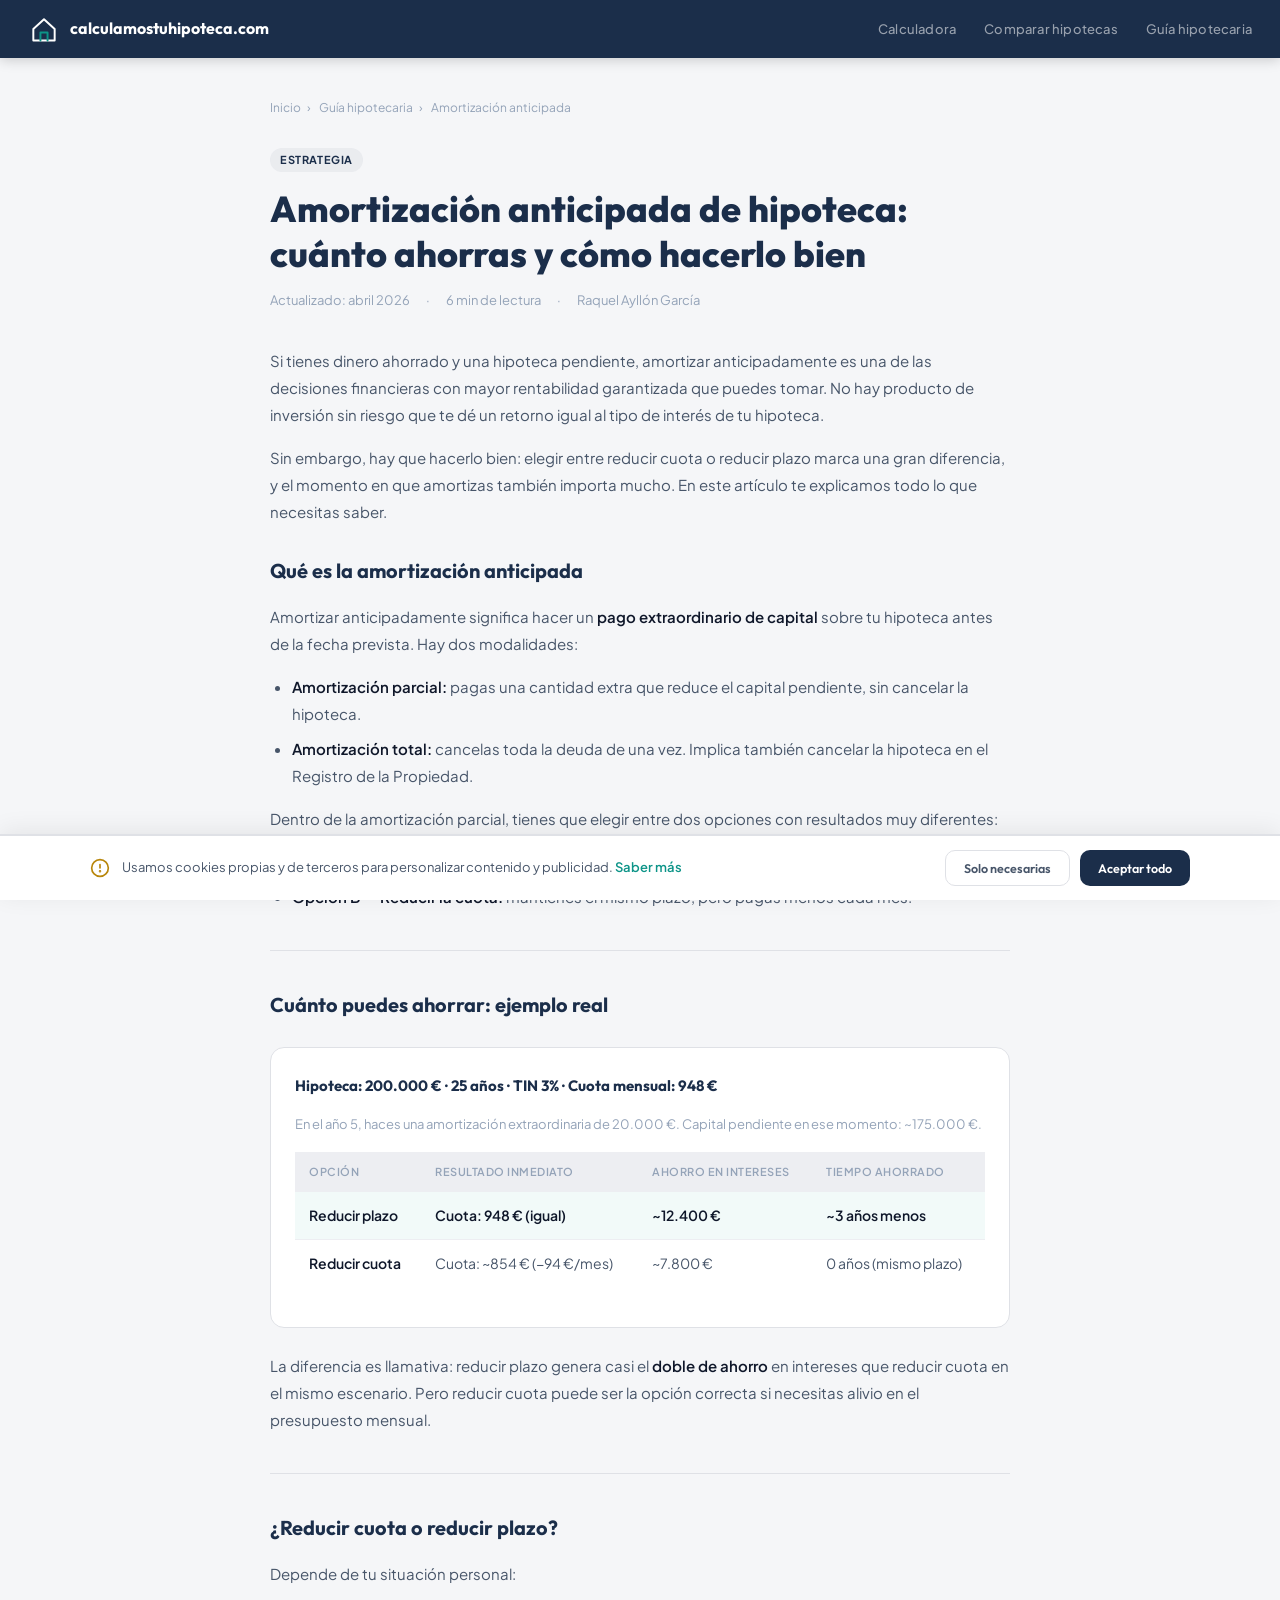
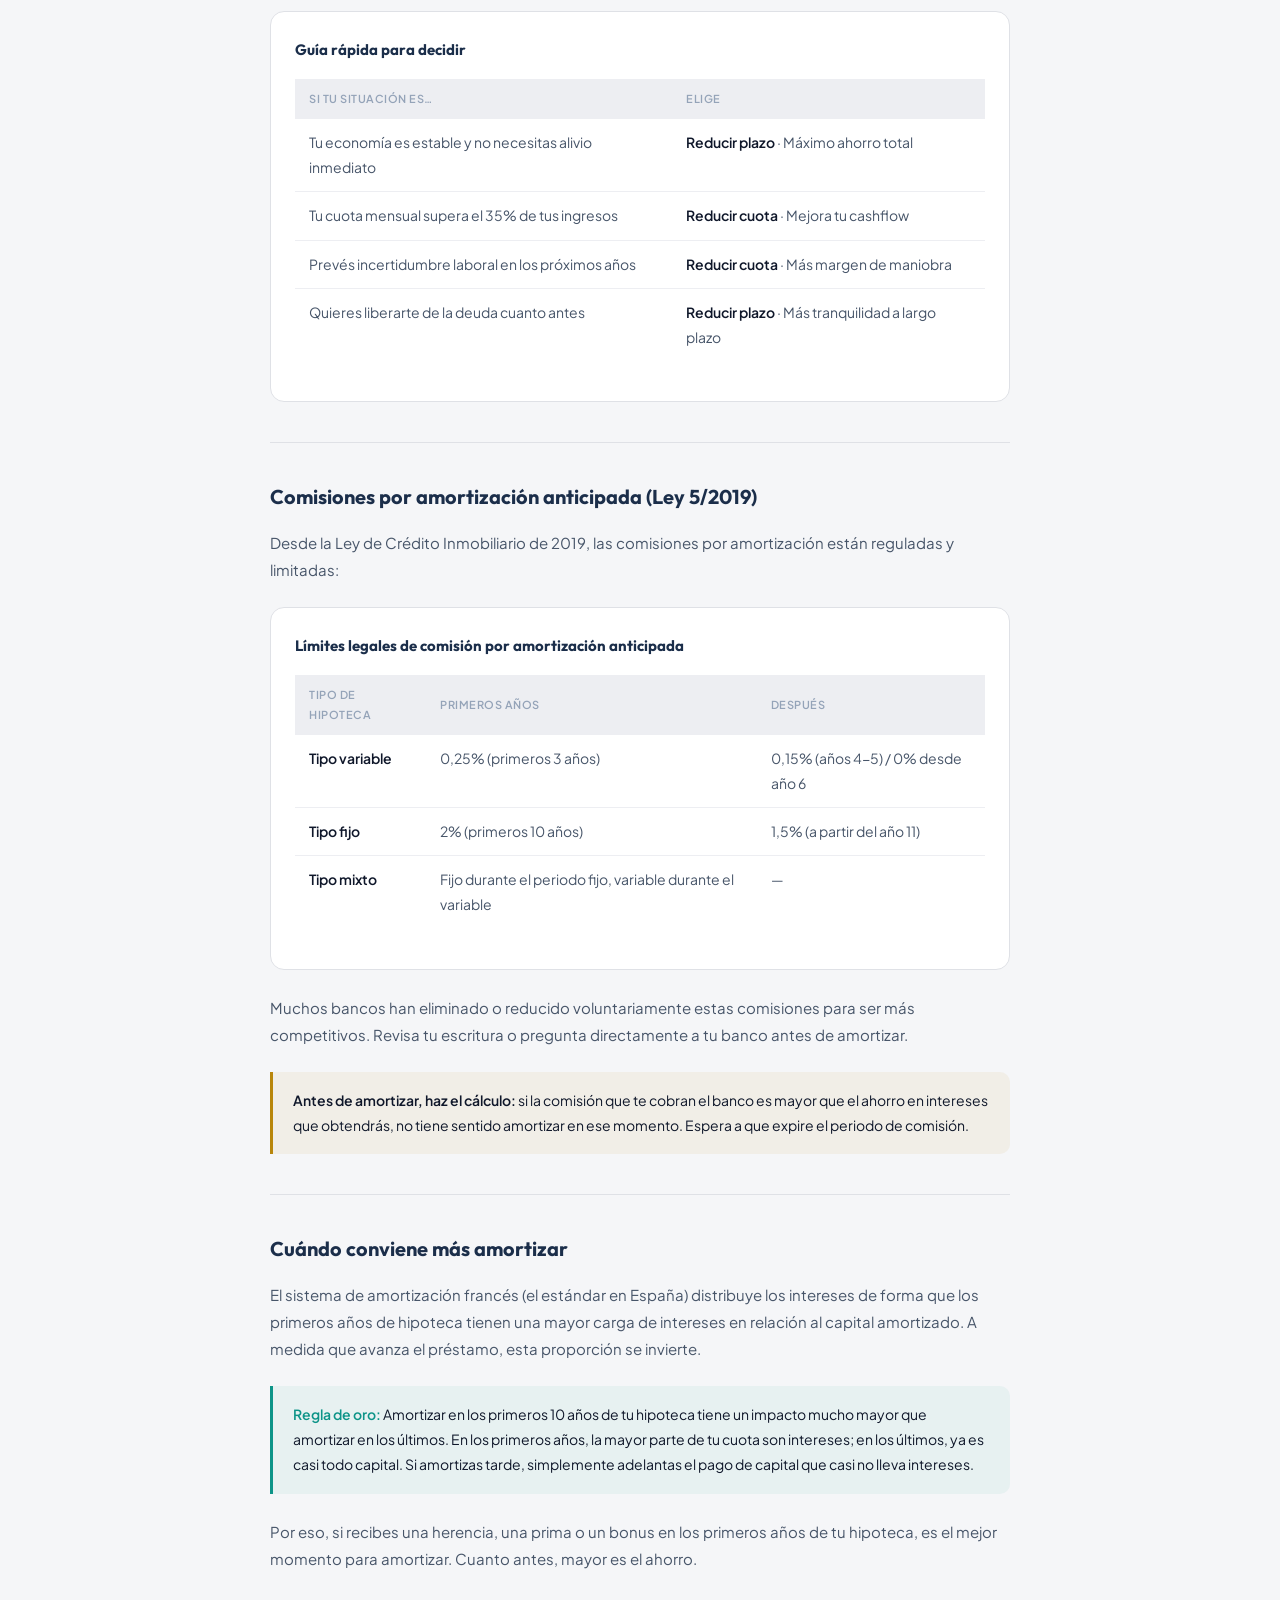
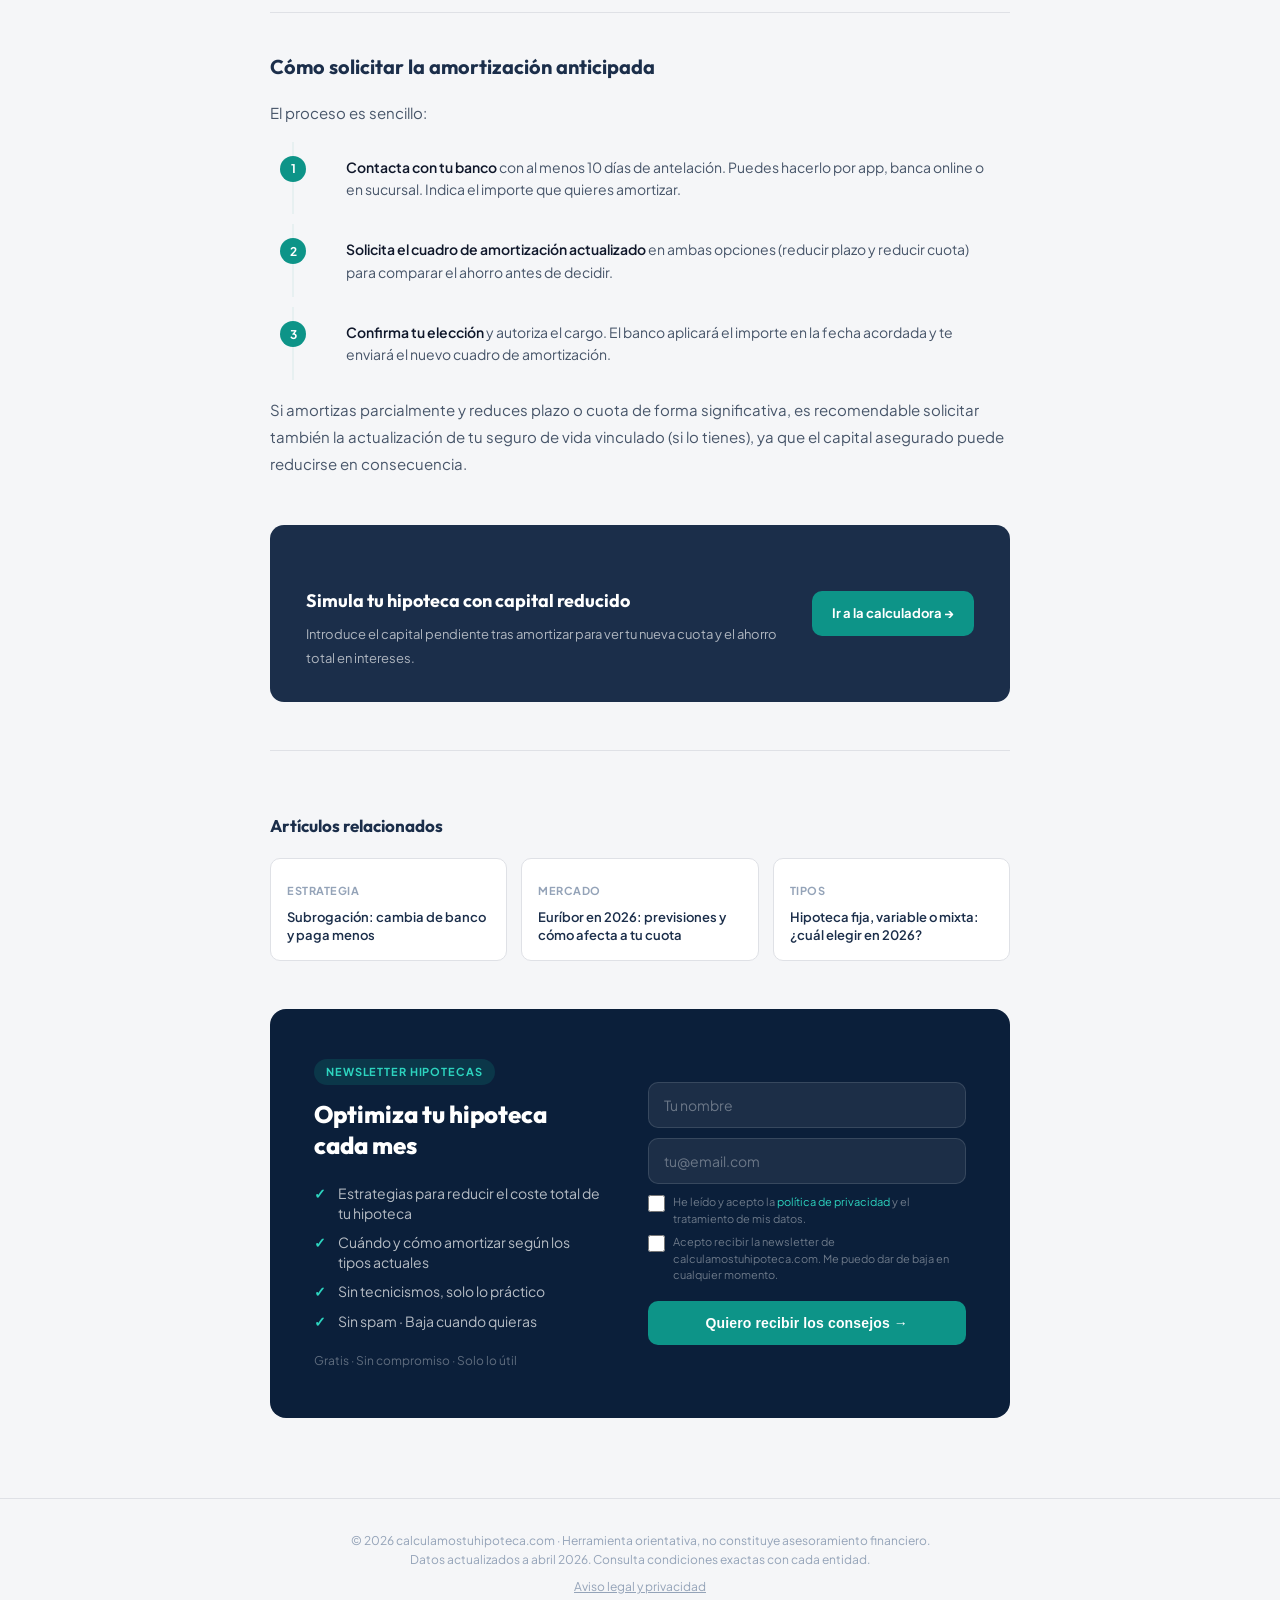
<file: amortizacion-anticipada.html>
<!DOCTYPE html>
<html lang="es">
<head>
<meta charset="UTF-8">
<link rel="icon" href="favicon.ico" sizes="32x32">
<link rel="icon" href="favicon.svg" type="image/svg+xml">
<meta name="viewport" content="width=device-width, initial-scale=1.0">
<title>Amortización anticipada de hipoteca: cuánto ahorras | calculamostuhipoteca.com</title>
<meta name="description" content="Amortizar tu hipoteca antes de tiempo puede ahorrarte miles de euros. Descubre cuánto puedes ahorrar, las comisiones legales y cuándo conviene más hacerlo.">
<meta name="robots" content="index, follow">
<meta name="author" content="Raquel Ayllón García">
<link rel="canonical" href="https://calculamostuhipoteca.com/amortizacion-anticipada">
<meta property="og:title" content="Amortización anticipada de hipoteca: cuánto ahorras y cómo hacerlo bien">
<meta property="og:description" content="Guía completa sobre amortización anticipada: ahorro real, diferencia entre reducir plazo o cuota, comisiones y cuándo conviene más.">
<meta property="og:type" content="article">
<meta property="og:url" content="https://calculamostuhipoteca.com/amortizacion-anticipada">
<meta property="og:locale" content="es_ES">
<script type="application/ld+json">
{
  "@context": "https://schema.org",
  "@type": "Article",
  "headline": "Amortización anticipada de hipoteca: cuánto ahorras y cómo hacerlo bien",
  "description": "Guía completa sobre la amortización anticipada de hipoteca: cuánto se ahorra, comisiones legales, reducir plazo vs. cuota, y el mejor momento para amortizar.",
  "url": "https://calculamostuhipoteca.com/amortizacion-anticipada",
  "datePublished": "2026-04-13",
  "dateModified": "2026-04-13",
  "inLanguage": "es-ES",
  "author": {"@type":"Person","name":"Raquel Ayllón García"},
  "publisher": {"@type":"Organization","name":"calculamostuhipoteca.com","url":"https://calculamostuhipoteca.com"},
  "breadcrumb": {
    "@type": "BreadcrumbList",
    "itemListElement": [
      {"@type":"ListItem","position":1,"name":"Inicio","item":"https://calculamostuhipoteca.com/"},
      {"@type":"ListItem","position":2,"name":"Guía hipotecaria","item":"https://calculamostuhipoteca.com/guia-hipotecaria"},
      {"@type":"ListItem","position":3,"name":"Amortización anticipada"}
    ]
  }
}
</script>
<link rel="preconnect" href="https://fonts.googleapis.com">
<link rel="preconnect" href="https://fonts.gstatic.com" crossorigin>
<link href="https://fonts.googleapis.com/css2?family=Outfit:wght@300;400;500;600;700;800&family=Plus+Jakarta+Sans:ital,wght@0,400;0,500;0,600;0,700;0,800&display=swap" rel="stylesheet">
<link rel="stylesheet" href="style.css">
<style>
  .article-layout{max-width:780px;margin:0 auto;padding:40px 20px 80px}
  .breadcrumb{font-size:12px;color:var(--ink-muted);margin-bottom:28px}
  .breadcrumb a{color:var(--ink-muted);text-decoration:none}
  .breadcrumb a:hover{color:var(--teal)}
  .breadcrumb span{margin:0 6px}
  .article-header{margin-bottom:36px}
  .article-tag{display:inline-block;font-size:11px;font-weight:700;letter-spacing:.6px;text-transform:uppercase;padding:3px 10px;border-radius:99px;background:var(--navy-light);color:var(--navy);margin-bottom:14px}
  .article-header h1{font-family:'Outfit',sans-serif;font-weight:800;font-size:clamp(24px,4vw,36px);color:var(--navy);line-height:1.25;margin-bottom:14px}
  .article-meta{font-size:13px;color:var(--ink-muted);display:flex;gap:16px;align-items:center;flex-wrap:wrap}
  .article-body{font-size:15px;color:var(--ink-soft);line-height:1.8}
  .article-body h2{font-family:'Outfit',sans-serif;font-weight:700;font-size:20px;color:var(--navy);margin:40px 0 14px;padding-top:36px;border-top:1px solid var(--border)}
  .article-body h2:first-of-type{border-top:none;padding-top:0;margin-top:28px}
  .article-body h3{font-family:'Outfit',sans-serif;font-weight:600;font-size:17px;color:var(--ink);margin:28px 0 10px}
  .article-body p{margin-bottom:16px}
  .article-body strong{color:var(--ink);font-weight:600}
  .article-body ul{list-style:disc;padding-left:22px;margin-bottom:16px}
  .article-body ul li{margin-bottom:8px}
  .article-body ol{padding-left:22px;margin-bottom:16px}
  .article-body ol li{margin-bottom:10px}
  .article-body a{color:var(--teal);text-decoration:none}
  .article-body a:hover{text-decoration:underline}
  .callout{background:var(--teal-light);border-left:3px solid var(--teal);border-radius:0 10px 10px 0;padding:16px 20px;margin:24px 0;font-size:14px;color:var(--ink)}
  .callout strong{color:var(--teal)}
  .warning{background:var(--gold-light);border-left:3px solid var(--gold);border-radius:0 10px 10px 0;padding:16px 20px;margin:24px 0;font-size:14px;color:var(--ink)}
  .example-box{background:#fff;border:1.5px solid var(--border);border-radius:var(--radius);padding:24px;margin:24px 0}
  .example-box h4{font-family:'Outfit',sans-serif;font-weight:700;font-size:15px;color:var(--navy);margin:0 0 14px}
  .compare-table{width:100%;border-collapse:collapse;font-size:14px;margin:16px 0}
  .compare-table th{background:var(--surface-alt);padding:10px 14px;text-align:left;font-weight:600;color:var(--ink-muted);font-size:11px;text-transform:uppercase;letter-spacing:.5px}
  .compare-table td{padding:11px 14px;border-bottom:1px solid var(--surface-alt);color:var(--ink-soft);vertical-align:top}
  .compare-table tr:last-child td{border-bottom:none}
  .highlight-row td{background:rgba(13,148,136,0.05);font-weight:600;color:var(--ink)}
  .steps{counter-reset:steps;list-style:none;padding:0;margin:16px 0 24px}
  .steps li{counter-increment:steps;padding:14px 14px 14px 52px;position:relative;border-left:2px solid var(--teal-light);margin-bottom:8px;font-size:14px;color:var(--ink-soft);line-height:1.6}
  .steps li::before{content:counter(steps);position:absolute;left:-14px;top:14px;width:26px;height:26px;background:var(--teal);color:#fff;border-radius:50%;display:flex;align-items:center;justify-content:center;font-size:12px;font-weight:700}
  .article-cta{background:var(--navy);border-radius:var(--radius);padding:32px 36px;margin:48px 0;display:flex;gap:24px;align-items:center}
  @media(max-width:560px){.article-cta{flex-direction:column;padding:24px 20px;text-align:center}}
  .article-cta-text h3{font-family:'Outfit',sans-serif;font-weight:700;font-size:18px;color:#fff;margin-bottom:6px}
  .article-cta-text p{font-size:13px;color:rgba(255,255,255,0.65);margin:0}
  .article-cta a{background:#0D9488;color:#fff;border-radius:10px;padding:11px 20px;font-size:13px;font-weight:700;text-decoration:none;white-space:nowrap;flex-shrink:0}
  .article-cta a:hover{background:#0f766e}
  .related-articles{margin-top:48px;padding-top:32px;border-top:1px solid var(--border)}
  .related-articles h3{font-family:'Outfit',sans-serif;font-weight:700;font-size:17px;color:var(--navy);margin-bottom:16px}
  .related-grid{display:grid;grid-template-columns:repeat(3,1fr);gap:14px}
  @media(max-width:600px){.related-grid{grid-template-columns:1fr}}
  .related-card{background:var(--surface);border:1.5px solid var(--border);border-radius:10px;padding:16px;text-decoration:none;display:block;transition:border-color .2s}
  .related-card:hover{border-color:var(--teal)}
  .related-card span{font-size:11px;font-weight:700;text-transform:uppercase;letter-spacing:.5px;color:var(--ink-muted)}
  .related-card p{font-size:13px;font-weight:600;color:var(--navy);margin:6px 0 0;line-height:1.4}
  .nl-art{background:#0B1F3A;border-radius:16px;padding:48px 44px;margin-top:48px}
  @media(max-width:600px){.nl-art{padding:32px 22px}}
  .nl-art-inner{display:grid;grid-template-columns:1fr 1.1fr;gap:44px;align-items:center}
  @media(max-width:700px){.nl-art-inner{grid-template-columns:1fr;gap:28px}}
  .nl-art-tag{display:inline-block;background:rgba(13,148,136,.2);color:#2dd4bf;font-size:11px;font-weight:700;text-transform:uppercase;letter-spacing:.08em;border-radius:20px;padding:4px 12px;margin-bottom:14px}
  .nl-art-left h3{color:#fff;font-family:'Outfit',sans-serif;font-weight:800;font-size:24px;line-height:1.3;margin:0 0 18px}
  .nl-art-perks{list-style:none;padding:0;margin:0 0 14px}
  .nl-art-perks li{color:rgba(255,255,255,.7);font-size:14px;padding:5px 0 5px 24px;position:relative;line-height:1.4}
  .nl-art-perks li::before{content:'✓';position:absolute;left:0;color:#2dd4bf;font-weight:700}
  .nl-art-trust{font-size:12px;color:rgba(255,255,255,.35);margin:0}
  .nl-art-right input[type=text],.nl-art-right input[type=email]{display:block;width:100%;padding:13px 15px;border:1.5px solid rgba(255,255,255,.12);border-radius:10px;font-size:14px;font-family:inherit;color:#fff;background:rgba(255,255,255,.07);box-sizing:border-box;margin-bottom:10px}
  .nl-art-right input::placeholder{color:rgba(255,255,255,.35)}
  .nl-art-right input:focus{outline:none;border-color:#2dd4bf;background:rgba(255,255,255,.1)}
  .nl-art-ck{display:flex;gap:8px;align-items:flex-start;font-size:11px;color:rgba(255,255,255,.4);line-height:1.5;margin-bottom:7px;cursor:pointer}
  .nl-art-ck input[type=checkbox]{width:17px;height:17px;margin-top:1px;flex-shrink:0;accent-color:#2dd4bf;cursor:pointer}
  .nl-art-ck a{color:#2dd4bf;text-decoration:none}
  .nl-art-btn{background:#0D9488;color:#fff;border:none;border-radius:10px;padding:14px 20px;font-size:14px;font-weight:700;cursor:pointer;width:100%;margin-top:10px;transition:background .2s;letter-spacing:.01em}
  .nl-art-btn:hover{background:#0f766e}
  .nl-art-btn:disabled{opacity:.6;cursor:not-allowed}
  .nl-art-ok{display:none;color:#2dd4bf;font-size:15px;font-weight:600;line-height:1.5;text-align:center;padding:20px 0}
</style>
</head>
<body>

<nav class="nav">
  <a href="index.html" class="nav-brand">
    <svg class="nav-logo" viewBox="0 0 36 36" fill="none" xmlns="http://www.w3.org/2000/svg" aria-hidden="true">
      <path d="M6 18L18 7L30 18V31H6V18Z" stroke="#fff" stroke-width="2.2" stroke-linecap="round" stroke-linejoin="round"/>
      <path d="M14 31V22H22V31" stroke="#0D9488" stroke-width="2.2" stroke-linecap="round" stroke-linejoin="round"/>
    </svg>
    calculamostuhipoteca.com
  </a>
  <nav class="nav-links" aria-label="Navegación principal">
    <a href="index.html">Calculadora</a>
    <a href="comparar-hipotecas.html">Comparar hipotecas</a>
    <a href="guia-hipotecaria.html" class="active">Guía hipotecaria</a>
  </nav>
</nav>

<div class="article-layout">

  <nav class="breadcrumb" aria-label="Ruta de navegación">
    <a href="index.html">Inicio</a><span>›</span>
    <a href="guia-hipotecaria.html">Guía hipotecaria</a><span>›</span>
    Amortización anticipada
  </nav>

  <header class="article-header">
    <span class="article-tag">Estrategia</span>
    <h1>Amortización anticipada de hipoteca: cuánto ahorras y cómo hacerlo bien</h1>
    <div class="article-meta">
      <span>Actualizado: abril 2026</span>
      <span>·</span>
      <span>6 min de lectura</span>
      <span>·</span>
      <span>Raquel Ayllón García</span>
    </div>
  </header>

  <div class="article-body">

    <p>Si tienes dinero ahorrado y una hipoteca pendiente, amortizar anticipadamente es una de las decisiones financieras con mayor rentabilidad garantizada que puedes tomar. No hay producto de inversión sin riesgo que te dé un retorno igual al tipo de interés de tu hipoteca.</p>

    <p>Sin embargo, hay que hacerlo bien: elegir entre reducir cuota o reducir plazo marca una gran diferencia, y el momento en que amortizas también importa mucho. En este artículo te explicamos todo lo que necesitas saber.</p>

    <h2>Qué es la amortización anticipada</h2>

    <p>Amortizar anticipadamente significa hacer un <strong>pago extraordinario de capital</strong> sobre tu hipoteca antes de la fecha prevista. Hay dos modalidades:</p>

    <ul>
      <li><strong>Amortización parcial:</strong> pagas una cantidad extra que reduce el capital pendiente, sin cancelar la hipoteca.</li>
      <li><strong>Amortización total:</strong> cancelas toda la deuda de una vez. Implica también cancelar la hipoteca en el Registro de la Propiedad.</li>
    </ul>

    <p>Dentro de la amortización parcial, tienes que elegir entre dos opciones con resultados muy diferentes:</p>

    <ul>
      <li><strong>Opción A — Reducir el plazo:</strong> mantienes la misma cuota mensual, pero terminas de pagar antes.</li>
      <li><strong>Opción B — Reducir la cuota:</strong> mantienes el mismo plazo, pero pagas menos cada mes.</li>
    </ul>

    <h2>Cuánto puedes ahorrar: ejemplo real</h2>

    <div class="example-box">
      <h4>Hipoteca: 200.000 € · 25 años · TIN 3% · Cuota mensual: 948 €</h4>
      <p style="font-size:13px;color:var(--ink-muted);margin-bottom:16px">En el año 5, haces una amortización extraordinaria de 20.000 €. Capital pendiente en ese momento: ~175.000 €.</p>
      <table class="compare-table">
        <thead>
          <tr>
            <th>Opción</th>
            <th>Resultado inmediato</th>
            <th>Ahorro en intereses</th>
            <th>Tiempo ahorrado</th>
          </tr>
        </thead>
        <tbody>
          <tr class="highlight-row">
            <td><strong>Reducir plazo</strong></td>
            <td>Cuota: 948 € (igual)</td>
            <td><strong>~12.400 €</strong></td>
            <td><strong>~3 años menos</strong></td>
          </tr>
          <tr>
            <td><strong>Reducir cuota</strong></td>
            <td>Cuota: ~854 € (−94 €/mes)</td>
            <td>~7.800 €</td>
            <td>0 años (mismo plazo)</td>
          </tr>
        </tbody>
      </table>
    </div>

    <p>La diferencia es llamativa: reducir plazo genera casi el <strong>doble de ahorro</strong> en intereses que reducir cuota en el mismo escenario. Pero reducir cuota puede ser la opción correcta si necesitas alivio en el presupuesto mensual.</p>

    <h2>¿Reducir cuota o reducir plazo?</h2>

    <p>Depende de tu situación personal:</p>

    <div class="example-box">
      <h4>Guía rápida para decidir</h4>
      <table class="compare-table">
        <thead>
          <tr>
            <th>Si tu situación es…</th>
            <th>Elige</th>
          </tr>
        </thead>
        <tbody>
          <tr>
            <td>Tu economía es estable y no necesitas alivio inmediato</td>
            <td><strong>Reducir plazo</strong> · Máximo ahorro total</td>
          </tr>
          <tr>
            <td>Tu cuota mensual supera el 35% de tus ingresos</td>
            <td><strong>Reducir cuota</strong> · Mejora tu cashflow</td>
          </tr>
          <tr>
            <td>Prevés incertidumbre laboral en los próximos años</td>
            <td><strong>Reducir cuota</strong> · Más margen de maniobra</td>
          </tr>
          <tr>
            <td>Quieres liberarte de la deuda cuanto antes</td>
            <td><strong>Reducir plazo</strong> · Más tranquilidad a largo plazo</td>
          </tr>
        </tbody>
      </table>
    </div>

    <h2>Comisiones por amortización anticipada (Ley 5/2019)</h2>

    <p>Desde la Ley de Crédito Inmobiliario de 2019, las comisiones por amortización están reguladas y limitadas:</p>

    <div class="example-box">
      <h4>Límites legales de comisión por amortización anticipada</h4>
      <table class="compare-table">
        <thead>
          <tr>
            <th>Tipo de hipoteca</th>
            <th>Primeros años</th>
            <th>Después</th>
          </tr>
        </thead>
        <tbody>
          <tr>
            <td><strong>Tipo variable</strong></td>
            <td>0,25% (primeros 3 años)</td>
            <td>0,15% (años 4-5) / 0% desde año 6</td>
          </tr>
          <tr>
            <td><strong>Tipo fijo</strong></td>
            <td>2% (primeros 10 años)</td>
            <td>1,5% (a partir del año 11)</td>
          </tr>
          <tr>
            <td><strong>Tipo mixto</strong></td>
            <td>Fijo durante el periodo fijo, variable durante el variable</td>
            <td>—</td>
          </tr>
        </tbody>
      </table>
    </div>

    <p>Muchos bancos han eliminado o reducido voluntariamente estas comisiones para ser más competitivos. Revisa tu escritura o pregunta directamente a tu banco antes de amortizar.</p>

    <div class="warning">
      <strong>Antes de amortizar, haz el cálculo:</strong> si la comisión que te cobran el banco es mayor que el ahorro en intereses que obtendrás, no tiene sentido amortizar en ese momento. Espera a que expire el periodo de comisión.
    </div>

    <h2>Cuándo conviene más amortizar</h2>

    <p>El sistema de amortización francés (el estándar en España) distribuye los intereses de forma que los primeros años de hipoteca tienen una mayor carga de intereses en relación al capital amortizado. A medida que avanza el préstamo, esta proporción se invierte.</p>

    <div class="callout">
      <strong>Regla de oro:</strong> Amortizar en los primeros 10 años de tu hipoteca tiene un impacto mucho mayor que amortizar en los últimos. En los primeros años, la mayor parte de tu cuota son intereses; en los últimos, ya es casi todo capital. Si amortizas tarde, simplemente adelantas el pago de capital que casi no lleva intereses.
    </div>

    <p>Por eso, si recibes una herencia, una prima o un bonus en los primeros años de tu hipoteca, es el mejor momento para amortizar. Cuanto antes, mayor es el ahorro.</p>

    <h2>Cómo solicitar la amortización anticipada</h2>

    <p>El proceso es sencillo:</p>

    <ol class="steps">
      <li><strong>Contacta con tu banco</strong> con al menos 10 días de antelación. Puedes hacerlo por app, banca online o en sucursal. Indica el importe que quieres amortizar.</li>
      <li><strong>Solicita el cuadro de amortización actualizado</strong> en ambas opciones (reducir plazo y reducir cuota) para comparar el ahorro antes de decidir.</li>
      <li><strong>Confirma tu elección</strong> y autoriza el cargo. El banco aplicará el importe en la fecha acordada y te enviará el nuevo cuadro de amortización.</li>
    </ol>

    <p>Si amortizas parcialmente y reduces plazo o cuota de forma significativa, es recomendable solicitar también la actualización de tu seguro de vida vinculado (si lo tienes), ya que el capital asegurado puede reducirse en consecuencia.</p>

    <div class="article-cta">
      <div class="article-cta-text">
        <h3>Simula tu hipoteca con capital reducido</h3>
        <p>Introduce el capital pendiente tras amortizar para ver tu nueva cuota y el ahorro total en intereses.</p>
      </div>
      <a href="index.html">Ir a la calculadora →</a>
    </div>

    <div class="related-articles">
      <h3>Artículos relacionados</h3>
      <div class="related-grid">
        <a href="subrogacion-hipoteca.html" class="related-card">
          <span>Estrategia</span>
          <p>Subrogación: cambia de banco y paga menos</p>
        </a>
        <a href="euribor-2026.html" class="related-card">
          <span>Mercado</span>
          <p>Euríbor en 2026: previsiones y cómo afecta a tu cuota</p>
        </a>
        <a href="hipoteca-fija-variable-mixta.html" class="related-card">
          <span>Tipos</span>
          <p>Hipoteca fija, variable o mixta: ¿cuál elegir en 2026?</p>
        </a>
      </div>
    </div>

  </div>

  <!-- NEWSLETTER -->
  <div class="nl-art" id="nl-art-form">
    <div class="nl-art-inner">
      <div class="nl-art-left">
        <span class="nl-art-tag">Newsletter hipotecas</span>
        <h3>Optimiza tu hipoteca cada mes</h3>
        <ul class="nl-art-perks">
          <li>Estrategias para reducir el coste total de tu hipoteca</li>
          <li>Cuándo y cómo amortizar según los tipos actuales</li>
          <li>Sin tecnicismos, solo lo práctico</li>
          <li>Sin spam · Baja cuando quieras</li>
        </ul>
        <p class="nl-art-trust">Gratis · Sin compromiso · Solo lo útil</p>
      </div>
      <div class="nl-art-right">
        <input type="text" id="nlArtName" placeholder="Tu nombre" autocomplete="given-name">
        <input type="email" id="nlArtEmail" placeholder="tu@email.com" autocomplete="email">
        <label class="nl-art-ck">
          <input type="checkbox" id="nlArtC1">
          <span>He leído y acepto la <a href="aviso-legal.html">política de privacidad</a> y el tratamiento de mis datos.</span>
        </label>
        <label class="nl-art-ck">
          <input type="checkbox" id="nlArtC2">
          <span>Acepto recibir la newsletter de calculamostuhipoteca.com. Me puedo dar de baja en cualquier momento.</span>
        </label>
        <button class="nl-art-btn" onclick="nlArtSubscribe()">Quiero recibir los consejos →</button>
        <p class="nl-art-ok" id="nl-art-ok">¡Suscripción confirmada! Te avisaremos cuando haya novedades.</p>
      </div>
    </div>
  </div>

</div>

<footer class="footer">
  <p>© 2026 calculamostuhipoteca.com · Herramienta orientativa, no constituye asesoramiento financiero.</p>
  <p>Datos actualizados a abril 2026. Consulta condiciones exactas con cada entidad.</p>
  <p style="margin-top:8px"><a href="aviso-legal.html" style="color:var(--ink-muted);text-decoration:underline">Aviso legal y privacidad</a></p>
</footer>

<script src="newsletter.js"></script>
<script src="cookies.js"></script>

<!-- COOKIE BANNER -->
<div id="cookie-banner" class="cookie-banner" role="dialog" aria-label="Aviso de cookies">
  <div class="cookie-inner">
    <div class="cookie-msg">
      <svg width="20" height="20" viewBox="0 0 24 24" fill="none" stroke="currentColor" stroke-width="2" stroke-linecap="round" aria-hidden="true"><circle cx="12" cy="12" r="10"/><path d="M12 8v4"/><circle cx="12" cy="16" r=".5" fill="currentColor"/></svg>
      <p>Usamos cookies propias y de terceros para personalizar contenido y publicidad. <a href="aviso-legal.html">Saber más</a></p>
    </div>
    <div class="cookie-btns">
      <button class="cookie-btn-reject" onclick="rejectCookies()">Solo necesarias</button>
      <button class="cookie-btn-accept" onclick="acceptCookies()">Aceptar todo</button>
    </div>
  </div>
</div>
</body>
</html>
</file>
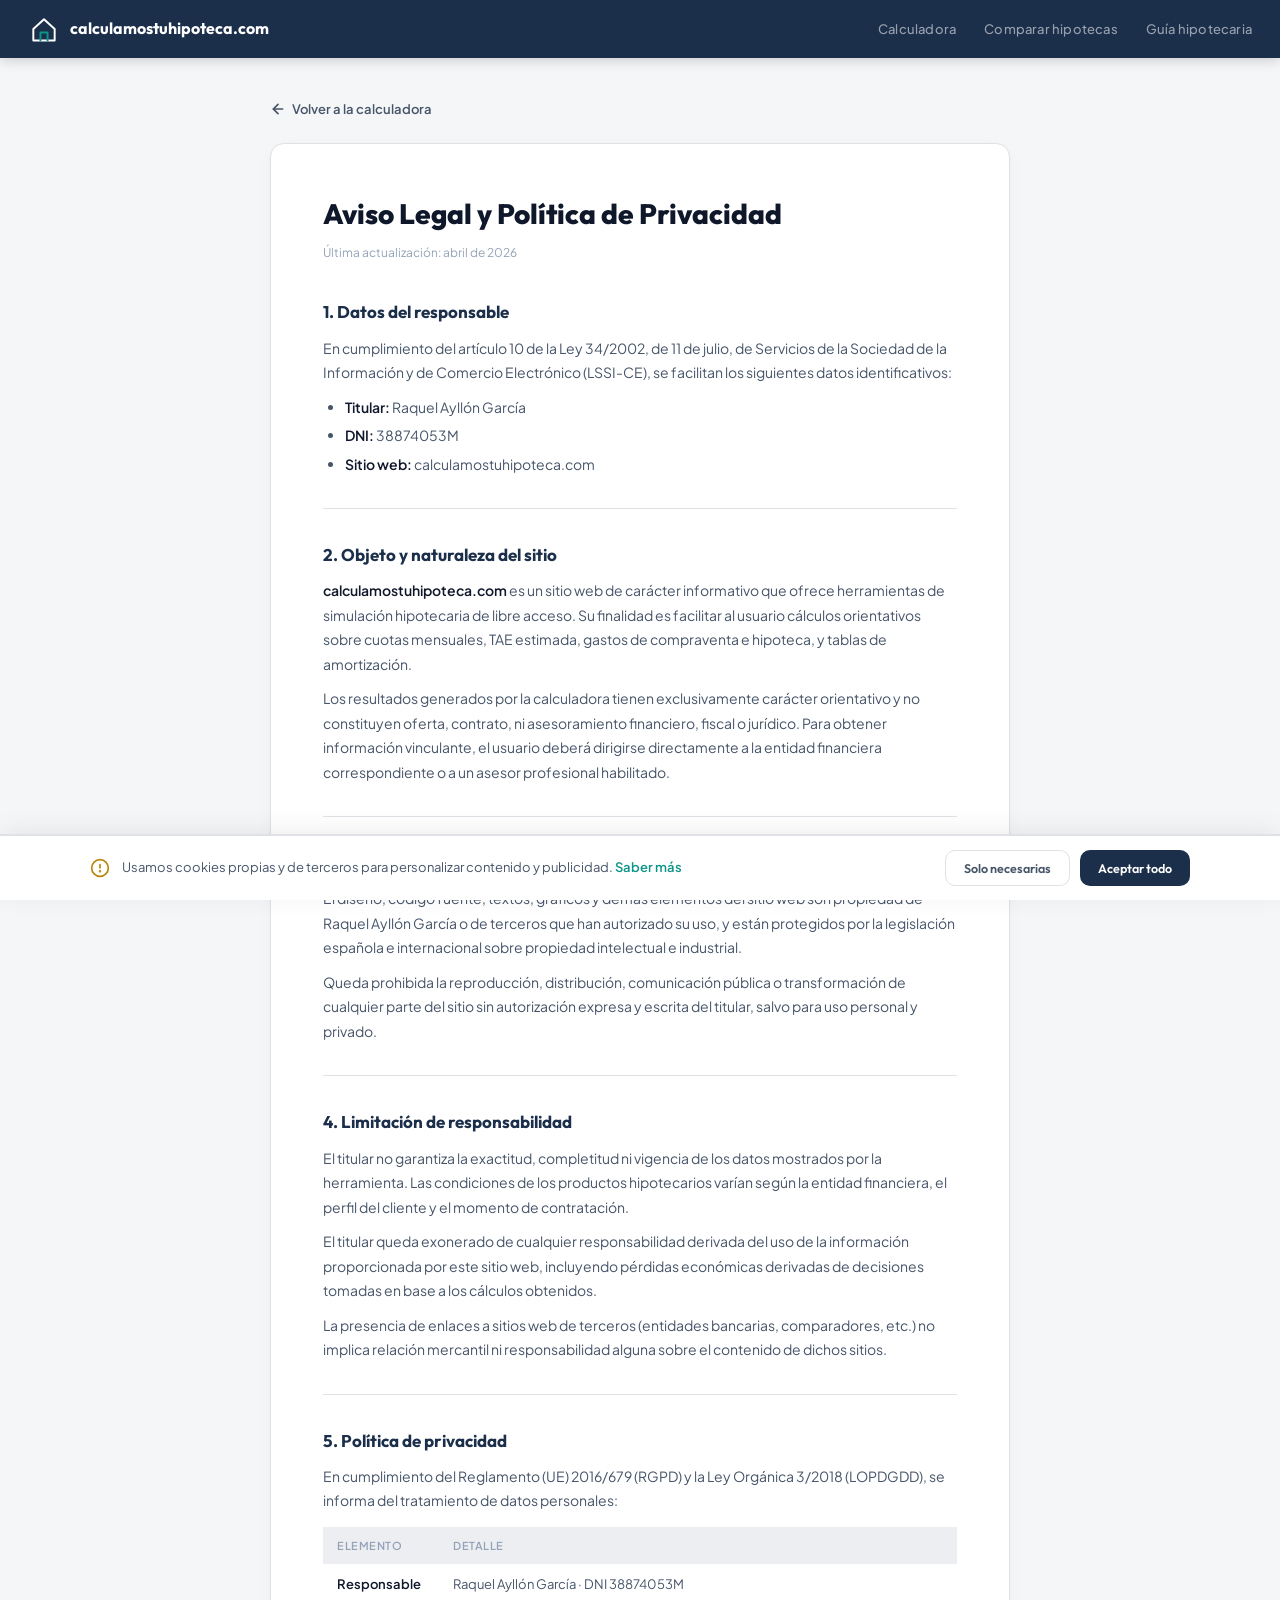
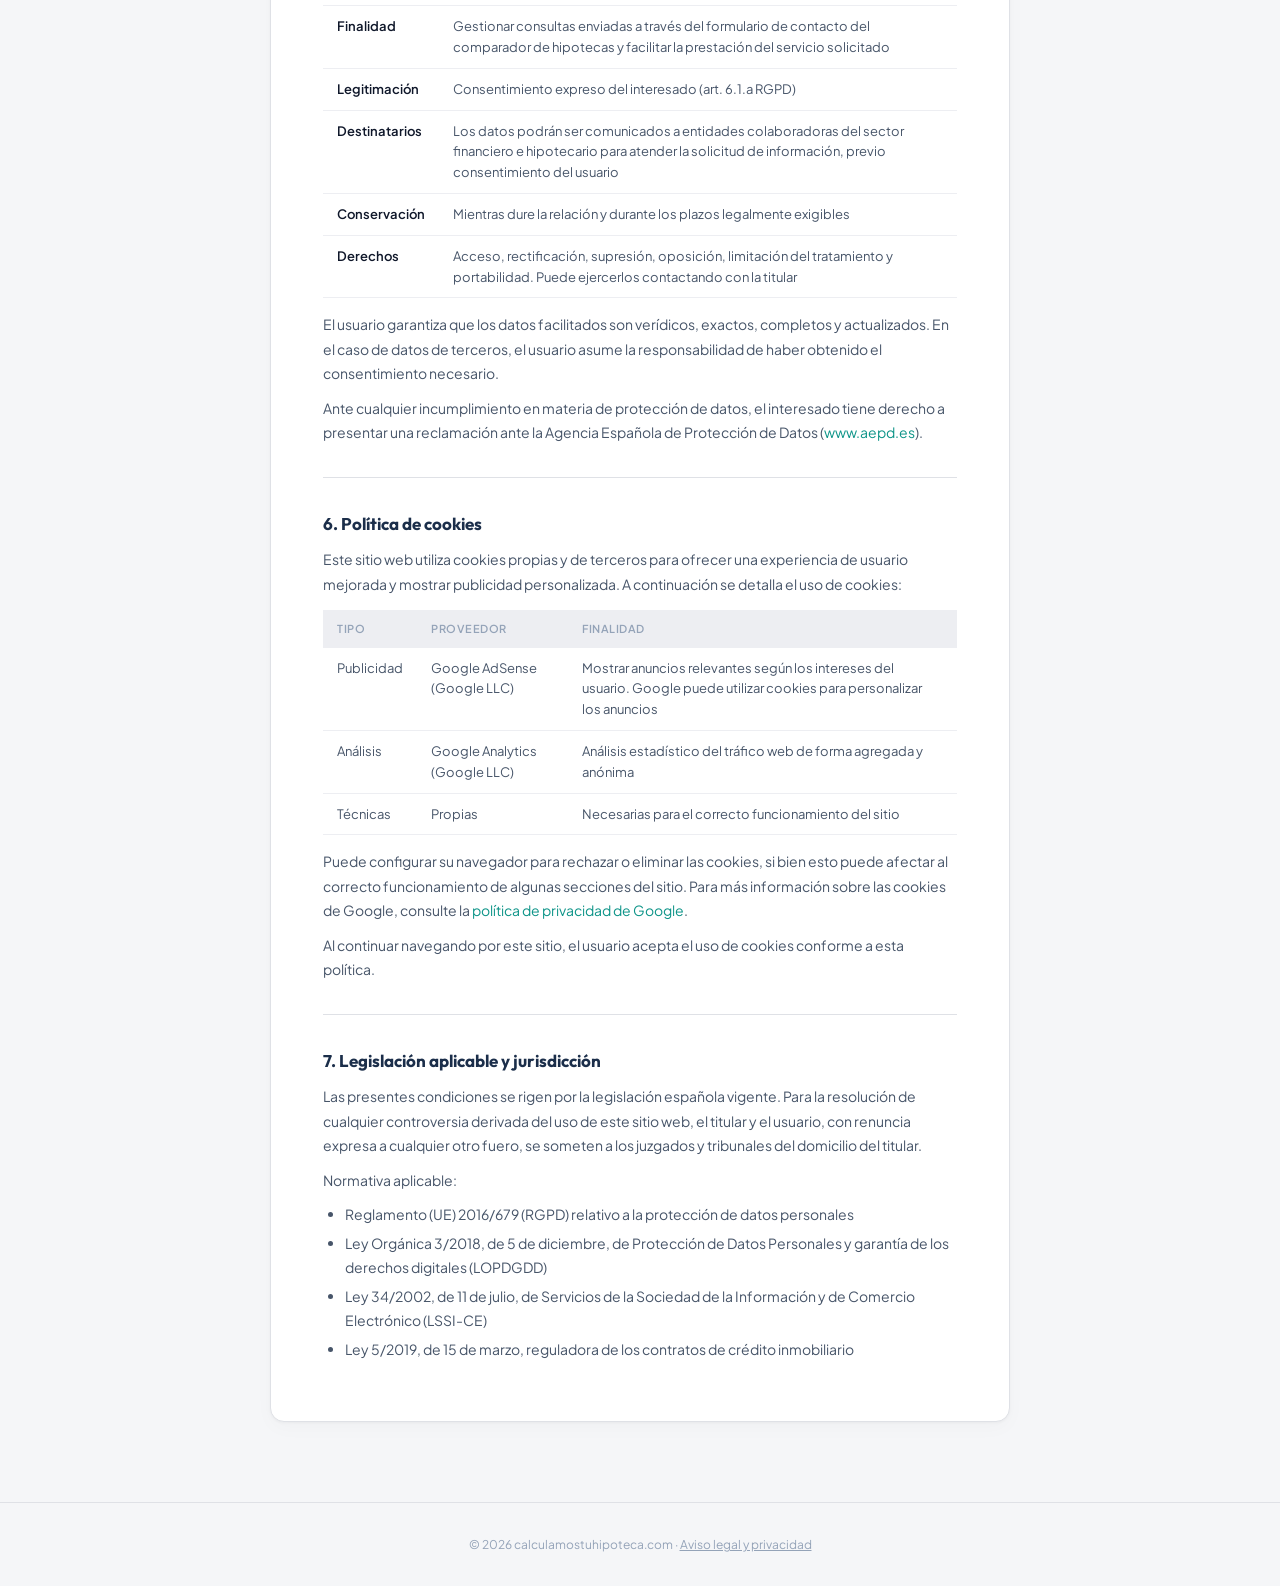
<file: aviso-legal.html>
<!DOCTYPE html>
<html lang="es">
<head>
<meta charset="UTF-8">
<link rel="icon" href="favicon.ico" sizes="32x32">
<link rel="icon" href="favicon.svg" type="image/svg+xml">
<meta name="viewport" content="width=device-width, initial-scale=1.0">
<title>Aviso Legal y Política de Privacidad | calculamostuhipoteca.com</title>
<meta name="description" content="Aviso legal, política de privacidad y cookies de calculamostuhipoteca.com.">
<meta name="robots" content="noindex, follow">
<link rel="canonical" href="https://calculamostuhipoteca.com/aviso-legal">
<link rel="preconnect" href="https://fonts.googleapis.com">
<link rel="preconnect" href="https://fonts.gstatic.com" crossorigin>
<link href="https://fonts.googleapis.com/css2?family=Outfit:wght@300;400;500;600;700;800&family=Plus+Jakarta+Sans:ital,wght@0,400;0,500;0,600;0,700;0,800&display=swap" rel="stylesheet">
<link rel="stylesheet" href="style.css">
<style>
  .legal-wrap{max-width:780px;margin:0 auto;padding:40px 20px 80px}
  .legal-card{background:#fff;border:1px solid var(--border);border-radius:var(--radius);padding:48px 52px;box-shadow:var(--shadow)}
  @media(max-width:640px){.legal-card{padding:28px 22px}}
  .legal-card h1{font-family:'Outfit',sans-serif;font-weight:800;font-size:28px;margin-bottom:6px;color:var(--ink)}
  .legal-card .updated{font-size:12px;color:var(--ink-muted);margin-bottom:36px;display:block}
  .legal-card h2{font-family:'Outfit',sans-serif;font-weight:700;font-size:17px;color:var(--navy);margin:32px 0 10px;padding-top:32px;border-top:1px solid var(--border)}
  .legal-card h2:first-of-type{border-top:none;padding-top:0;margin-top:0}
  .legal-card p{font-size:14px;color:var(--ink-soft);line-height:1.75;margin-bottom:10px}
  .legal-card ul{list-style:disc;padding-left:22px;margin-bottom:12px}
  .legal-card ul li{font-size:14px;color:var(--ink-soft);line-height:1.75;margin-bottom:4px}
  .legal-card strong{color:var(--ink);font-weight:600}
  .legal-card table{width:100%;border-collapse:collapse;margin:14px 0;font-size:13px}
  .legal-card table th{background:var(--surface-alt);padding:10px 14px;text-align:left;font-weight:600;color:var(--ink-muted);font-size:11px;text-transform:uppercase;letter-spacing:.5px}
  .legal-card table td{padding:10px 14px;border-bottom:1px solid var(--surface-alt);color:var(--ink-soft);vertical-align:top}
  .legal-card a{color:var(--teal);text-decoration:none}
  .legal-card a:hover{text-decoration:underline}
  .back-link{display:inline-flex;align-items:center;gap:6px;font-size:13px;font-weight:600;color:var(--ink-soft);margin-bottom:24px;text-decoration:none;transition:color .2s}
  .back-link:hover{color:var(--navy)}
</style>
</head>
<body>

<nav class="nav">
  <a href="index.html" class="nav-brand">
    <svg class="nav-logo" viewBox="0 0 36 36" fill="none" xmlns="http://www.w3.org/2000/svg" aria-hidden="true">
      <path d="M6 18L18 7L30 18V31H6V18Z" stroke="#fff" stroke-width="2.2" stroke-linecap="round" stroke-linejoin="round"/>
      <path d="M14 31V22H22V31" stroke="#0D9488" stroke-width="2.2" stroke-linecap="round" stroke-linejoin="round"/>
    </svg>
    calculamostuhipoteca.com
  </a>
  <nav class="nav-links" aria-label="Navegación principal">
    <a href="index.html">Calculadora</a>
    <a href="comparar-hipotecas.html">Comparar hipotecas</a>
    <a href="guia-hipotecaria.html">Guía hipotecaria</a>
  </nav>
</nav>

<div class="legal-wrap">
  <a href="index.html" class="back-link">
    <svg width="16" height="16" viewBox="0 0 24 24" fill="none" stroke="currentColor" stroke-width="2.5" stroke-linecap="round" aria-hidden="true"><path d="M19 12H5M12 5l-7 7 7 7"/></svg>
    Volver a la calculadora
  </a>

  <div class="legal-card">
    <h1>Aviso Legal y Política de Privacidad</h1>
    <span class="updated">Última actualización: abril de 2026</span>

    <h2>1. Datos del responsable</h2>
    <p>En cumplimiento del artículo 10 de la Ley 34/2002, de 11 de julio, de Servicios de la Sociedad de la Información y de Comercio Electrónico (LSSI-CE), se facilitan los siguientes datos identificativos:</p>
    <ul>
      <li><strong>Titular:</strong> Raquel Ayllón García</li>
      <li><strong>DNI:</strong> 38874053M</li>
      <li><strong>Sitio web:</strong> calculamostuhipoteca.com</li>
    </ul>

    <h2>2. Objeto y naturaleza del sitio</h2>
    <p><strong>calculamostuhipoteca.com</strong> es un sitio web de carácter informativo que ofrece herramientas de simulación hipotecaria de libre acceso. Su finalidad es facilitar al usuario cálculos orientativos sobre cuotas mensuales, TAE estimada, gastos de compraventa e hipoteca, y tablas de amortización.</p>
    <p>Los resultados generados por la calculadora tienen exclusivamente carácter orientativo y no constituyen oferta, contrato, ni asesoramiento financiero, fiscal o jurídico. Para obtener información vinculante, el usuario deberá dirigirse directamente a la entidad financiera correspondiente o a un asesor profesional habilitado.</p>

    <h2>3. Propiedad intelectual e industrial</h2>
    <p>El diseño, código fuente, textos, gráficos y demás elementos del sitio web son propiedad de Raquel Ayllón García o de terceros que han autorizado su uso, y están protegidos por la legislación española e internacional sobre propiedad intelectual e industrial.</p>
    <p>Queda prohibida la reproducción, distribución, comunicación pública o transformación de cualquier parte del sitio sin autorización expresa y escrita del titular, salvo para uso personal y privado.</p>

    <h2>4. Limitación de responsabilidad</h2>
    <p>El titular no garantiza la exactitud, completitud ni vigencia de los datos mostrados por la herramienta. Las condiciones de los productos hipotecarios varían según la entidad financiera, el perfil del cliente y el momento de contratación.</p>
    <p>El titular queda exonerado de cualquier responsabilidad derivada del uso de la información proporcionada por este sitio web, incluyendo pérdidas económicas derivadas de decisiones tomadas en base a los cálculos obtenidos.</p>
    <p>La presencia de enlaces a sitios web de terceros (entidades bancarias, comparadores, etc.) no implica relación mercantil ni responsabilidad alguna sobre el contenido de dichos sitios.</p>

    <h2>5. Política de privacidad</h2>
    <p>En cumplimiento del Reglamento (UE) 2016/679 (RGPD) y la Ley Orgánica 3/2018 (LOPDGDD), se informa del tratamiento de datos personales:</p>

    <table>
      <tr>
        <th>Elemento</th>
        <th>Detalle</th>
      </tr>
      <tr>
        <td><strong>Responsable</strong></td>
        <td>Raquel Ayllón García · DNI 38874053M</td>
      </tr>
      <tr>
        <td><strong>Finalidad</strong></td>
        <td>Gestionar consultas enviadas a través del formulario de contacto del comparador de hipotecas y facilitar la prestación del servicio solicitado</td>
      </tr>
      <tr>
        <td><strong>Legitimación</strong></td>
        <td>Consentimiento expreso del interesado (art. 6.1.a RGPD)</td>
      </tr>
      <tr>
        <td><strong>Destinatarios</strong></td>
        <td>Los datos podrán ser comunicados a entidades colaboradoras del sector financiero e hipotecario para atender la solicitud de información, previo consentimiento del usuario</td>
      </tr>
      <tr>
        <td><strong>Conservación</strong></td>
        <td>Mientras dure la relación y durante los plazos legalmente exigibles</td>
      </tr>
      <tr>
        <td><strong>Derechos</strong></td>
        <td>Acceso, rectificación, supresión, oposición, limitación del tratamiento y portabilidad. Puede ejercerlos contactando con la titular</td>
      </tr>
    </table>

    <p>El usuario garantiza que los datos facilitados son verídicos, exactos, completos y actualizados. En el caso de datos de terceros, el usuario asume la responsabilidad de haber obtenido el consentimiento necesario.</p>
    <p>Ante cualquier incumplimiento en materia de protección de datos, el interesado tiene derecho a presentar una reclamación ante la Agencia Española de Protección de Datos (<a href="https://www.aepd.es" target="_blank" rel="noopener">www.aepd.es</a>).</p>

    <h2>6. Política de cookies</h2>
    <p>Este sitio web utiliza cookies propias y de terceros para ofrecer una experiencia de usuario mejorada y mostrar publicidad personalizada. A continuación se detalla el uso de cookies:</p>

    <table>
      <tr>
        <th>Tipo</th>
        <th>Proveedor</th>
        <th>Finalidad</th>
      </tr>
      <tr>
        <td>Publicidad</td>
        <td>Google AdSense (Google LLC)</td>
        <td>Mostrar anuncios relevantes según los intereses del usuario. Google puede utilizar cookies para personalizar los anuncios</td>
      </tr>
      <tr>
        <td>Análisis</td>
        <td>Google Analytics (Google LLC)</td>
        <td>Análisis estadístico del tráfico web de forma agregada y anónima</td>
      </tr>
      <tr>
        <td>Técnicas</td>
        <td>Propias</td>
        <td>Necesarias para el correcto funcionamiento del sitio</td>
      </tr>
    </table>

    <p>Puede configurar su navegador para rechazar o eliminar las cookies, si bien esto puede afectar al correcto funcionamiento de algunas secciones del sitio. Para más información sobre las cookies de Google, consulte la <a href="https://policies.google.com/technologies/ads" target="_blank" rel="noopener">política de privacidad de Google</a>.</p>
    <p>Al continuar navegando por este sitio, el usuario acepta el uso de cookies conforme a esta política.</p>

    <h2>7. Legislación aplicable y jurisdicción</h2>
    <p>Las presentes condiciones se rigen por la legislación española vigente. Para la resolución de cualquier controversia derivada del uso de este sitio web, el titular y el usuario, con renuncia expresa a cualquier otro fuero, se someten a los juzgados y tribunales del domicilio del titular.</p>
    <p>Normativa aplicable:</p>
    <ul>
      <li>Reglamento (UE) 2016/679 (RGPD) relativo a la protección de datos personales</li>
      <li>Ley Orgánica 3/2018, de 5 de diciembre, de Protección de Datos Personales y garantía de los derechos digitales (LOPDGDD)</li>
      <li>Ley 34/2002, de 11 de julio, de Servicios de la Sociedad de la Información y de Comercio Electrónico (LSSI-CE)</li>
      <li>Ley 5/2019, de 15 de marzo, reguladora de los contratos de crédito inmobiliario</li>
    </ul>
  </div>
</div>

<footer class="footer">
  <p>© 2026 calculamostuhipoteca.com · <a href="aviso-legal.html" style="color:var(--ink-muted);text-decoration:underline">Aviso legal y privacidad</a></p>
</footer>

<script src="cookies.js"></script>

<!-- COOKIE BANNER -->
<div id="cookie-banner" class="cookie-banner" role="dialog" aria-label="Aviso de cookies">
  <div class="cookie-inner">
    <div class="cookie-msg">
      <svg width="20" height="20" viewBox="0 0 24 24" fill="none" stroke="currentColor" stroke-width="2" stroke-linecap="round" aria-hidden="true"><circle cx="12" cy="12" r="10"/><path d="M12 8v4"/><circle cx="12" cy="16" r=".5" fill="currentColor"/></svg>
      <p>Usamos cookies propias y de terceros para personalizar contenido y publicidad. <a href="aviso-legal.html">Saber más</a></p>
    </div>
    <div class="cookie-btns">
      <button class="cookie-btn-reject" onclick="rejectCookies()">Solo necesarias</button>
      <button class="cookie-btn-accept" onclick="acceptCookies()">Aceptar todo</button>
    </div>
  </div>
</div>
</body>
</html>
</file>
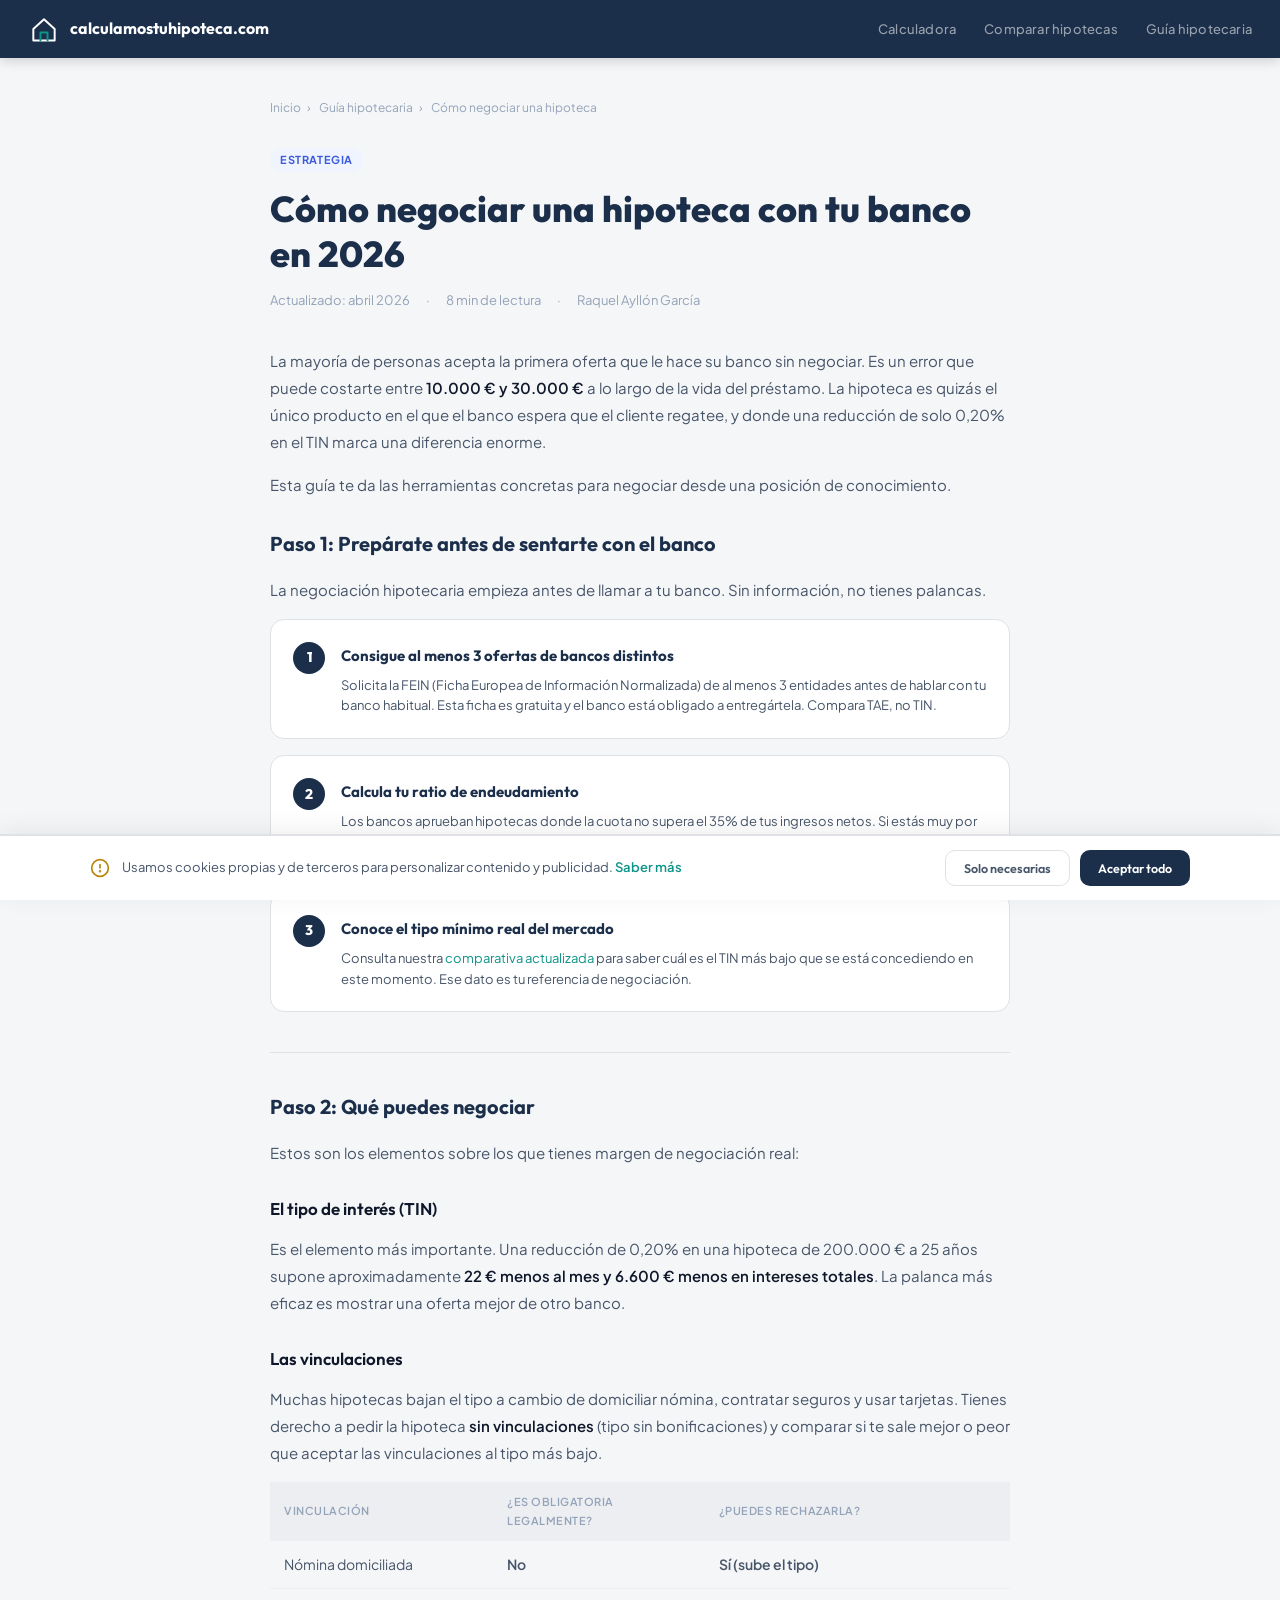
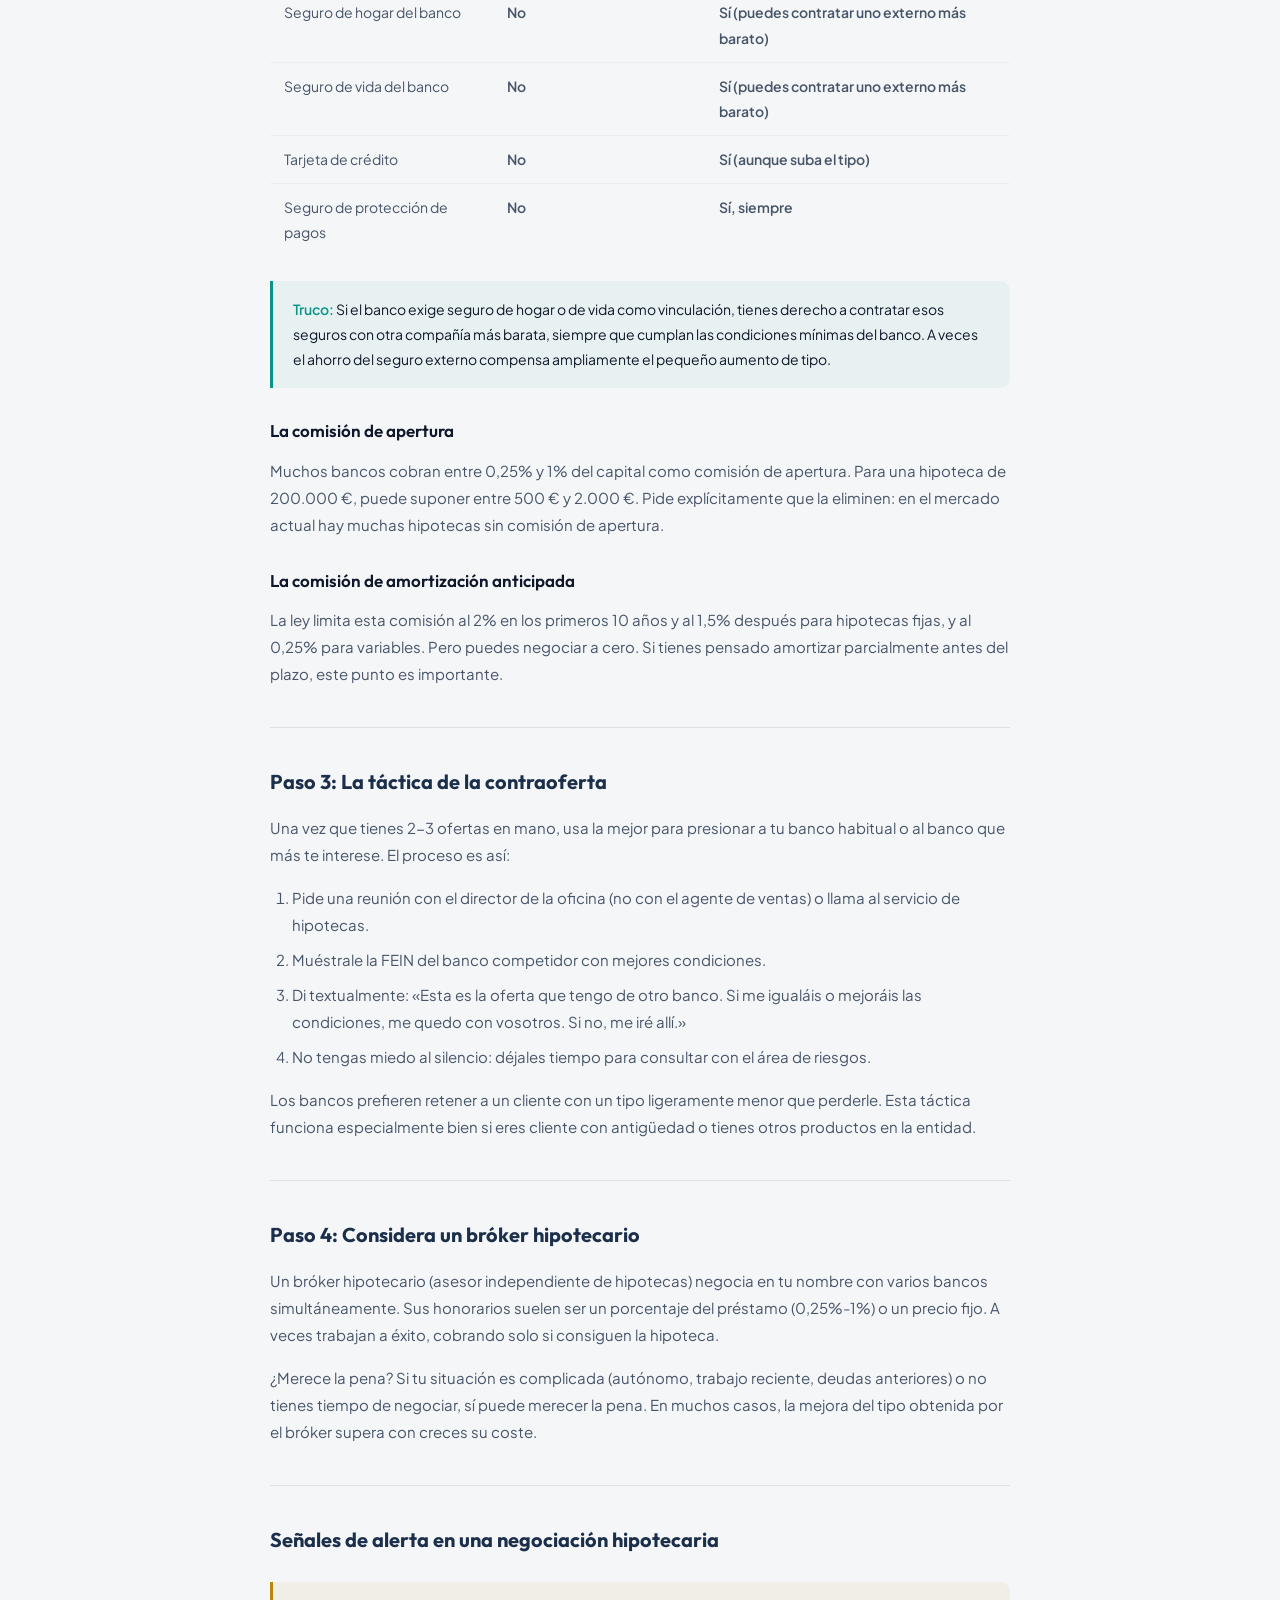
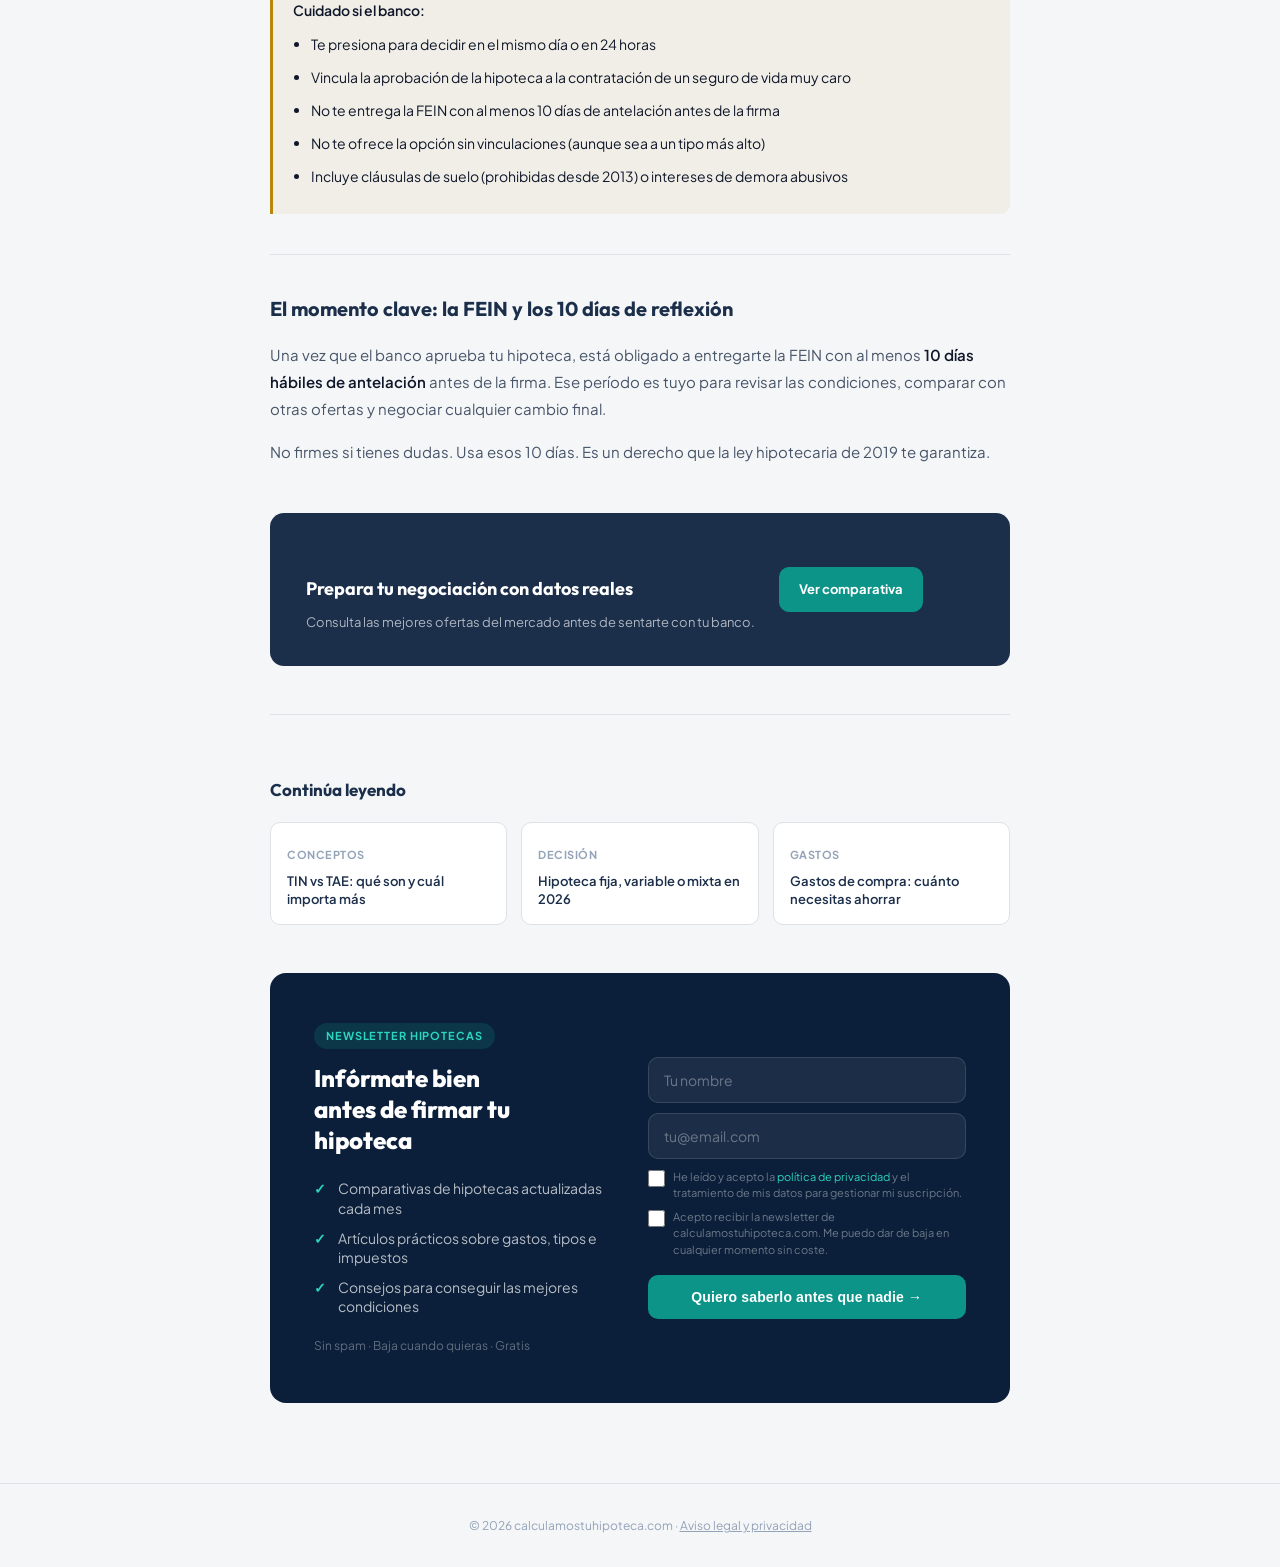
<file: como-negociar-hipoteca.html>
<!DOCTYPE html>
<html lang="es">
<head>
<meta charset="UTF-8">
<link rel="icon" href="favicon.ico" sizes="32x32">
<link rel="icon" href="favicon.svg" type="image/svg+xml">
<meta name="viewport" content="width=device-width, initial-scale=1.0">
<title>Cómo negociar una hipoteca con tu banco en 2026 | calculamostuhipoteca.com</title>
<meta name="description" content="Guía práctica para negociar tu hipoteca: qué puedes pedir, cómo usar ofertas competidoras, qué vinculaciones rechazar y cómo conseguir el mejor tipo posible.">
<meta name="robots" content="index, follow">
<meta name="author" content="Raquel Ayllón García">
<link rel="canonical" href="https://calculamostuhipoteca.com/como-negociar-hipoteca">
<meta property="og:title" content="Cómo negociar una hipoteca con tu banco en 2026">
<meta property="og:description" content="Guía práctica para negociar tu hipoteca: qué puedes pedir, cómo usar contraofertas y qué vinculaciones puedes rechazar.">
<meta property="og:type" content="article">
<meta property="og:url" content="https://calculamostuhipoteca.com/como-negociar-hipoteca">
<meta property="og:locale" content="es_ES">
<script type="application/ld+json">
{
  "@context": "https://schema.org",
  "@type": "Article",
  "headline": "Cómo negociar una hipoteca con tu banco en 2026",
  "description": "Guía práctica con tácticas concretas para negociar el tipo, las vinculaciones y las comisiones de tu hipoteca.",
  "url": "https://calculamostuhipoteca.com/como-negociar-hipoteca",
  "datePublished": "2026-04-09",
  "dateModified": "2026-04-09",
  "inLanguage": "es-ES",
  "author": {"@type":"Person","name":"Raquel Ayllón García"},
  "publisher": {"@type":"Organization","name":"calculamostuhipoteca.com","url":"https://calculamostuhipoteca.com"},
  "breadcrumb": {
    "@type": "BreadcrumbList",
    "itemListElement": [
      {"@type":"ListItem","position":1,"name":"Inicio","item":"https://calculamostuhipoteca.com/"},
      {"@type":"ListItem","position":2,"name":"Guía hipotecaria","item":"https://calculamostuhipoteca.com/guia-hipotecaria"},
      {"@type":"ListItem","position":3,"name":"Cómo negociar una hipoteca"}
    ]
  }
}
</script>
<link rel="preconnect" href="https://fonts.googleapis.com">
<link rel="preconnect" href="https://fonts.gstatic.com" crossorigin>
<link href="https://fonts.googleapis.com/css2?family=Outfit:wght@300;400;500;600;700;800&family=Plus+Jakarta+Sans:ital,wght@0,400;0,500;0,600;0,700;0,800&display=swap" rel="stylesheet">
<link rel="stylesheet" href="style.css">
<style>
  .article-layout{max-width:780px;margin:0 auto;padding:40px 20px 80px}
  .breadcrumb{font-size:12px;color:var(--ink-muted);margin-bottom:28px}
  .breadcrumb a{color:var(--ink-muted);text-decoration:none}
  .breadcrumb a:hover{color:var(--teal)}
  .breadcrumb span{margin:0 6px}
  .article-header{margin-bottom:36px}
  .article-tag{display:inline-block;font-size:11px;font-weight:700;letter-spacing:.6px;text-transform:uppercase;padding:3px 10px;border-radius:99px;background:#F0F4FF;color:#3B5BDB;margin-bottom:14px}
  .article-header h1{font-family:'Outfit',sans-serif;font-weight:800;font-size:clamp(24px,4vw,36px);color:var(--navy);line-height:1.25;margin-bottom:14px}
  .article-meta{font-size:13px;color:var(--ink-muted);display:flex;gap:16px;align-items:center;flex-wrap:wrap}
  .article-body{font-size:15px;color:var(--ink-soft);line-height:1.8}
  .article-body h2{font-family:'Outfit',sans-serif;font-weight:700;font-size:20px;color:var(--navy);margin:40px 0 14px;padding-top:36px;border-top:1px solid var(--border)}
  .article-body h2:first-of-type{border-top:none;padding-top:0;margin-top:28px}
  .article-body h3{font-family:'Outfit',sans-serif;font-weight:600;font-size:17px;color:var(--ink);margin:28px 0 10px}
  .article-body p{margin-bottom:16px}
  .article-body strong{color:var(--ink);font-weight:600}
  .article-body ul{list-style:disc;padding-left:22px;margin-bottom:16px}
  .article-body ol{padding-left:22px;margin-bottom:16px}
  .article-body ul li,.article-body ol li{margin-bottom:8px}
  .article-body a{color:var(--teal);text-decoration:none}
  .article-body a:hover{text-decoration:underline}
  .callout{background:var(--teal-light);border-left:3px solid var(--teal);border-radius:0 10px 10px 0;padding:16px 20px;margin:24px 0;font-size:14px;color:var(--ink)}
  .callout strong{color:var(--teal)}
  .warning{background:var(--gold-light);border-left:3px solid var(--gold);border-radius:0 10px 10px 0;padding:16px 20px;margin:24px 0;font-size:14px;color:var(--ink)}
  .tactic-box{background:#fff;border:1.5px solid var(--border);border-radius:var(--radius);padding:22px;margin:16px 0;display:flex;gap:16px;align-items:flex-start}
  .tactic-num{background:var(--navy);color:#fff;border-radius:50%;width:32px;height:32px;display:flex;align-items:center;justify-content:center;font-weight:800;font-size:14px;flex-shrink:0;font-family:'Outfit',sans-serif}
  .tactic-content h4{font-family:'Outfit',sans-serif;font-weight:700;font-size:15px;color:var(--navy);margin:0 0 6px}
  .tactic-content p{font-size:13px;color:var(--ink-soft);margin:0;line-height:1.6}
  .compare-table{width:100%;border-collapse:collapse;font-size:14px;margin:16px 0}
  .compare-table th{background:var(--surface-alt);padding:10px 14px;text-align:left;font-weight:600;color:var(--ink-muted);font-size:11px;text-transform:uppercase;letter-spacing:.5px}
  .compare-table td{padding:11px 14px;border-bottom:1px solid var(--surface-alt);color:var(--ink-soft);vertical-align:top}
  .compare-table tr:last-child td{border-bottom:none}
  .yes{color:#16A34A;font-weight:600}
  .no{color:#DC2626;font-weight:600}
  .article-cta{background:var(--navy);border-radius:var(--radius);padding:32px 36px;margin:48px 0;display:flex;gap:24px;align-items:center}
  @media(max-width:560px){.article-cta{flex-direction:column;padding:24px 20px;text-align:center}}
  .article-cta-text h3{font-family:'Outfit',sans-serif;font-weight:700;font-size:18px;color:#fff;margin-bottom:6px}
  .article-cta-text p{font-size:13px;color:rgba(255,255,255,0.65);margin:0}
  .article-cta a{background:#0D9488;color:#fff;border-radius:10px;padding:11px 20px;font-size:13px;font-weight:700;text-decoration:none;white-space:nowrap;flex-shrink:0}
  .article-cta a:hover{background:#0f766e}
  .related-articles{margin-top:48px;padding-top:32px;border-top:1px solid var(--border)}
  .related-articles h3{font-family:'Outfit',sans-serif;font-weight:700;font-size:17px;color:var(--navy);margin-bottom:16px}
  .related-grid{display:grid;grid-template-columns:repeat(3,1fr);gap:14px}
  @media(max-width:600px){.related-grid{grid-template-columns:1fr}}
  .related-card{background:var(--surface);border:1.5px solid var(--border);border-radius:10px;padding:16px;text-decoration:none;display:block;transition:border-color .2s}
  .related-card:hover{border-color:var(--teal)}
  .related-card span{font-size:11px;font-weight:700;text-transform:uppercase;letter-spacing:.5px;color:var(--ink-muted)}
  .related-card p{font-size:13px;font-weight:600;color:var(--navy);margin:6px 0 0;line-height:1.4}
  .nl-art{background:#0B1F3A;border-radius:16px;padding:48px 44px;margin-top:48px}
  @media(max-width:600px){.nl-art{padding:32px 22px}}
  .nl-art-inner{display:grid;grid-template-columns:1fr 1.1fr;gap:44px;align-items:center}
  @media(max-width:700px){.nl-art-inner{grid-template-columns:1fr;gap:28px}}
  .nl-art-tag{display:inline-block;background:rgba(13,148,136,.2);color:#2dd4bf;font-size:11px;font-weight:700;text-transform:uppercase;letter-spacing:.08em;border-radius:20px;padding:4px 12px;margin-bottom:14px}
  .nl-art-left h3{color:#fff;font-family:'Outfit',sans-serif;font-weight:800;font-size:24px;line-height:1.3;margin:0 0 18px}
  .nl-art-perks{list-style:none;padding:0;margin:0 0 14px}
  .nl-art-perks li{color:rgba(255,255,255,.7);font-size:14px;padding:5px 0 5px 24px;position:relative;line-height:1.4}
  .nl-art-perks li::before{content:'✓';position:absolute;left:0;color:#2dd4bf;font-weight:700}
  .nl-art-trust{font-size:12px;color:rgba(255,255,255,.35);margin:0}
  .nl-art-right input[type=text],.nl-art-right input[type=email]{display:block;width:100%;padding:13px 15px;border:1.5px solid rgba(255,255,255,.12);border-radius:10px;font-size:14px;font-family:inherit;color:#fff;background:rgba(255,255,255,.07);box-sizing:border-box;margin-bottom:10px}
  .nl-art-right input::placeholder{color:rgba(255,255,255,.35)}
  .nl-art-right input:focus{outline:none;border-color:#2dd4bf;background:rgba(255,255,255,.1)}
  .nl-art-ck{display:flex;gap:8px;align-items:flex-start;font-size:11px;color:rgba(255,255,255,.4);line-height:1.5;margin-bottom:7px;cursor:pointer}
  .nl-art-ck input[type=checkbox]{width:17px;height:17px;margin-top:1px;flex-shrink:0;accent-color:#2dd4bf;cursor:pointer}
  .nl-art-ck a{color:#2dd4bf;text-decoration:none}
  .nl-art-btn{background:#0D9488;color:#fff;border:none;border-radius:10px;padding:14px 20px;font-size:14px;font-weight:700;cursor:pointer;width:100%;margin-top:10px;transition:background .2s;letter-spacing:.01em}
  .nl-art-btn:hover{background:#0f766e}
  .nl-art-btn:disabled{opacity:.6;cursor:not-allowed}
  .nl-art-ok{display:none;color:#2dd4bf;font-size:15px;font-weight:600;line-height:1.5;text-align:center;padding:20px 0}
</style>
</head>
<body>

<nav class="nav">
  <a href="index.html" class="nav-brand">
    <svg class="nav-logo" viewBox="0 0 36 36" fill="none" xmlns="http://www.w3.org/2000/svg" aria-hidden="true">
      <path d="M6 18L18 7L30 18V31H6V18Z" stroke="#fff" stroke-width="2.2" stroke-linecap="round" stroke-linejoin="round"/>
      <path d="M14 31V22H22V31" stroke="#0D9488" stroke-width="2.2" stroke-linecap="round" stroke-linejoin="round"/>
    </svg>
    calculamostuhipoteca.com
  </a>
  <nav class="nav-links" aria-label="Navegación principal">
    <a href="index.html">Calculadora</a>
    <a href="comparar-hipotecas.html">Comparar hipotecas</a>
    <a href="guia-hipotecaria.html" class="active">Guía hipotecaria</a>
  </nav>
</nav>

<div class="article-layout">

  <nav class="breadcrumb" aria-label="Ruta de navegación">
    <a href="index.html">Inicio</a><span>›</span>
    <a href="guia-hipotecaria.html">Guía hipotecaria</a><span>›</span>
    Cómo negociar una hipoteca
  </nav>

  <header class="article-header">
    <span class="article-tag">Estrategia</span>
    <h1>Cómo negociar una hipoteca con tu banco en 2026</h1>
    <div class="article-meta">
      <span>Actualizado: abril 2026</span>
      <span>·</span>
      <span>8 min de lectura</span>
      <span>·</span>
      <span>Raquel Ayllón García</span>
    </div>
  </header>

  <div class="article-body">

    <p>La mayoría de personas acepta la primera oferta que le hace su banco sin negociar. Es un error que puede costarte entre <strong>10.000 € y 30.000 €</strong> a lo largo de la vida del préstamo. La hipoteca es quizás el único producto en el que el banco espera que el cliente regatee, y donde una reducción de solo 0,20% en el TIN marca una diferencia enorme.</p>

    <p>Esta guía te da las herramientas concretas para negociar desde una posición de conocimiento.</p>

    <h2>Paso 1: Prepárate antes de sentarte con el banco</h2>

    <p>La negociación hipotecaria empieza antes de llamar a tu banco. Sin información, no tienes palancas.</p>

    <div class="tactic-box">
      <div class="tactic-num">1</div>
      <div class="tactic-content">
        <h4>Consigue al menos 3 ofertas de bancos distintos</h4>
        <p>Solicita la FEIN (Ficha Europea de Información Normalizada) de al menos 3 entidades antes de hablar con tu banco habitual. Esta ficha es gratuita y el banco está obligado a entregártela. Compara TAE, no TIN.</p>
      </div>
    </div>

    <div class="tactic-box">
      <div class="tactic-num">2</div>
      <div class="tactic-content">
        <h4>Calcula tu ratio de endeudamiento</h4>
        <p>Los bancos aprueban hipotecas donde la cuota no supera el 35% de tus ingresos netos. Si estás muy por debajo de ese límite, tienes más poder de negociación porque eres un cliente de bajo riesgo.</p>
      </div>
    </div>

    <div class="tactic-box">
      <div class="tactic-num">3</div>
      <div class="tactic-content">
        <h4>Conoce el tipo mínimo real del mercado</h4>
        <p>Consulta nuestra <a href="comparar-hipotecas.html">comparativa actualizada</a> para saber cuál es el TIN más bajo que se está concediendo en este momento. Ese dato es tu referencia de negociación.</p>
      </div>
    </div>

    <h2>Paso 2: Qué puedes negociar</h2>

    <p>Estos son los elementos sobre los que tienes margen de negociación real:</p>

    <h3>El tipo de interés (TIN)</h3>
    <p>Es el elemento más importante. Una reducción de 0,20% en una hipoteca de 200.000 € a 25 años supone aproximadamente <strong>22 € menos al mes y 6.600 € menos en intereses totales</strong>. La palanca más eficaz es mostrar una oferta mejor de otro banco.</p>

    <h3>Las vinculaciones</h3>
    <p>Muchas hipotecas bajan el tipo a cambio de domiciliar nómina, contratar seguros y usar tarjetas. Tienes derecho a pedir la hipoteca <strong>sin vinculaciones</strong> (tipo sin bonificaciones) y comparar si te sale mejor o peor que aceptar las vinculaciones al tipo más bajo.</p>

    <table class="compare-table">
      <tr>
        <th>Vinculación</th>
        <th>¿Es obligatoria legalmente?</th>
        <th>¿Puedes rechazarla?</th>
      </tr>
      <tr>
        <td>Nómina domiciliada</td>
        <td class="no">No</td>
        <td class="yes">Sí (sube el tipo)</td>
      </tr>
      <tr>
        <td>Seguro de hogar del banco</td>
        <td class="no">No</td>
        <td class="yes">Sí (puedes contratar uno externo más barato)</td>
      </tr>
      <tr>
        <td>Seguro de vida del banco</td>
        <td class="no">No</td>
        <td class="yes">Sí (puedes contratar uno externo más barato)</td>
      </tr>
      <tr>
        <td>Tarjeta de crédito</td>
        <td class="no">No</td>
        <td class="yes">Sí (aunque suba el tipo)</td>
      </tr>
      <tr>
        <td>Seguro de protección de pagos</td>
        <td class="no">No</td>
        <td class="yes">Sí, siempre</td>
      </tr>
    </table>

    <div class="callout">
      <strong>Truco:</strong> Si el banco exige seguro de hogar o de vida como vinculación, tienes derecho a contratar esos seguros con otra compañía más barata, siempre que cumplan las condiciones mínimas del banco. A veces el ahorro del seguro externo compensa ampliamente el pequeño aumento de tipo.
    </div>

    <h3>La comisión de apertura</h3>
    <p>Muchos bancos cobran entre 0,25% y 1% del capital como comisión de apertura. Para una hipoteca de 200.000 €, puede suponer entre 500 € y 2.000 €. Pide explícitamente que la eliminen: en el mercado actual hay muchas hipotecas sin comisión de apertura.</p>

    <h3>La comisión de amortización anticipada</h3>
    <p>La ley limita esta comisión al 2% en los primeros 10 años y al 1,5% después para hipotecas fijas, y al 0,25% para variables. Pero puedes negociar a cero. Si tienes pensado amortizar parcialmente antes del plazo, este punto es importante.</p>

    <h2>Paso 3: La táctica de la contraoferta</h2>

    <p>Una vez que tienes 2-3 ofertas en mano, usa la mejor para presionar a tu banco habitual o al banco que más te interese. El proceso es así:</p>

    <ol>
      <li>Pide una reunión con el director de la oficina (no con el agente de ventas) o llama al servicio de hipotecas.</li>
      <li>Muéstrale la FEIN del banco competidor con mejores condiciones.</li>
      <li>Di textualmente: «Esta es la oferta que tengo de otro banco. Si me igualáis o mejoráis las condiciones, me quedo con vosotros. Si no, me iré allí.»</li>
      <li>No tengas miedo al silencio: déjales tiempo para consultar con el área de riesgos.</li>
    </ol>

    <p>Los bancos prefieren retener a un cliente con un tipo ligeramente menor que perderle. Esta táctica funciona especialmente bien si eres cliente con antigüedad o tienes otros productos en la entidad.</p>

    <h2>Paso 4: Considera un bróker hipotecario</h2>

    <p>Un bróker hipotecario (asesor independiente de hipotecas) negocia en tu nombre con varios bancos simultáneamente. Sus honorarios suelen ser un porcentaje del préstamo (0,25%-1%) o un precio fijo. A veces trabajan a éxito, cobrando solo si consiguen la hipoteca.</p>

    <p>¿Merece la pena? Si tu situación es complicada (autónomo, trabajo reciente, deudas anteriores) o no tienes tiempo de negociar, sí puede merecer la pena. En muchos casos, la mejora del tipo obtenida por el bróker supera con creces su coste.</p>

    <h2>Señales de alerta en una negociación hipotecaria</h2>

    <div class="warning">
      <strong>Cuidado si el banco:</strong>
      <ul style="margin:8px 0 0;padding-left:18px;line-height:1.8">
        <li>Te presiona para decidir en el mismo día o en 24 horas</li>
        <li>Vincula la aprobación de la hipoteca a la contratación de un seguro de vida muy caro</li>
        <li>No te entrega la FEIN con al menos 10 días de antelación antes de la firma</li>
        <li>No te ofrece la opción sin vinculaciones (aunque sea a un tipo más alto)</li>
        <li>Incluye cláusulas de suelo (prohibidas desde 2013) o intereses de demora abusivos</li>
      </ul>
    </div>

    <h2>El momento clave: la FEIN y los 10 días de reflexión</h2>

    <p>Una vez que el banco aprueba tu hipoteca, está obligado a entregarte la FEIN con al menos <strong>10 días hábiles de antelación</strong> antes de la firma. Ese período es tuyo para revisar las condiciones, comparar con otras ofertas y negociar cualquier cambio final.</p>

    <p>No firmes si tienes dudas. Usa esos 10 días. Es un derecho que la ley hipotecaria de 2019 te garantiza.</p>

    <div class="article-cta">
      <div class="article-cta-text">
        <h3>Prepara tu negociación con datos reales</h3>
        <p>Consulta las mejores ofertas del mercado antes de sentarte con tu banco.</p>
      </div>
      <a href="comparar-hipotecas.html">Ver comparativa</a>
    </div>

    <div class="related-articles">
      <h3>Continúa leyendo</h3>
      <div class="related-grid">
        <a href="tin-vs-tae.html" class="related-card">
          <span>Conceptos</span>
          <p>TIN vs TAE: qué son y cuál importa más</p>
        </a>
        <a href="hipoteca-fija-variable-mixta.html" class="related-card">
          <span>Decisión</span>
          <p>Hipoteca fija, variable o mixta en 2026</p>
        </a>
        <a href="gastos-compra-hipoteca.html" class="related-card">
          <span>Gastos</span>
          <p>Gastos de compra: cuánto necesitas ahorrar</p>
        </a>
      </div>
    </div>

  </div>

  <!-- NEWSLETTER -->
  <div class="nl-art">
    <div class="nl-art-inner">
      <div class="nl-art-left">
        <span class="nl-art-tag">Newsletter hipotecas</span>
        <h3>Infórmate bien<br>antes de firmar tu hipoteca</h3>
        <ul class="nl-art-perks">
          <li>Comparativas de hipotecas actualizadas cada mes</li>
          <li>Artículos prácticos sobre gastos, tipos e impuestos</li>
          <li>Consejos para conseguir las mejores condiciones</li>
        </ul>
        <p class="nl-art-trust">Sin spam · Baja cuando quieras · Gratis</p>
      </div>
      <div class="nl-art-right">
        <div id="nl-art-form">
          <input type="text" id="nlArtName" placeholder="Tu nombre" autocomplete="given-name">
          <input type="email" id="nlArtEmail" placeholder="tu@email.com" autocomplete="email">
          <label class="nl-art-ck">
            <input type="checkbox" id="nlArtC1">
            <span>He leído y acepto la <a href="aviso-legal.html">política de privacidad</a> y el tratamiento de mis datos para gestionar mi suscripción.</span>
          </label>
          <label class="nl-art-ck">
            <input type="checkbox" id="nlArtC2">
            <span>Acepto recibir la newsletter de calculamostuhipoteca.com. Me puedo dar de baja en cualquier momento sin coste.</span>
          </label>
          <button class="nl-art-btn" onclick="nlArtSubscribe()">Quiero saberlo antes que nadie →</button>
        </div>
        <p class="nl-art-ok" id="nl-art-ok">¡Suscripción confirmada! Te avisaremos en cuanto haya novedades.</p>
      </div>
    </div>
  </div>

</div>

<footer class="footer">
  <p>© 2026 calculamostuhipoteca.com · <a href="aviso-legal.html" style="color:var(--ink-muted);text-decoration:underline">Aviso legal y privacidad</a></p>
</footer>

<script src="newsletter.js"></script>
<script src="cookies.js"></script>

<!-- COOKIE BANNER -->
<div id="cookie-banner" class="cookie-banner" role="dialog" aria-label="Aviso de cookies">
  <div class="cookie-inner">
    <div class="cookie-msg">
      <svg width="20" height="20" viewBox="0 0 24 24" fill="none" stroke="currentColor" stroke-width="2" stroke-linecap="round" aria-hidden="true"><circle cx="12" cy="12" r="10"/><path d="M12 8v4"/><circle cx="12" cy="16" r=".5" fill="currentColor"/></svg>
      <p>Usamos cookies propias y de terceros para personalizar contenido y publicidad. <a href="aviso-legal.html">Saber más</a></p>
    </div>
    <div class="cookie-btns">
      <button class="cookie-btn-reject" onclick="rejectCookies()">Solo necesarias</button>
      <button class="cookie-btn-accept" onclick="acceptCookies()">Aceptar todo</button>
    </div>
  </div>
</div>
</body>
</html>
</file>
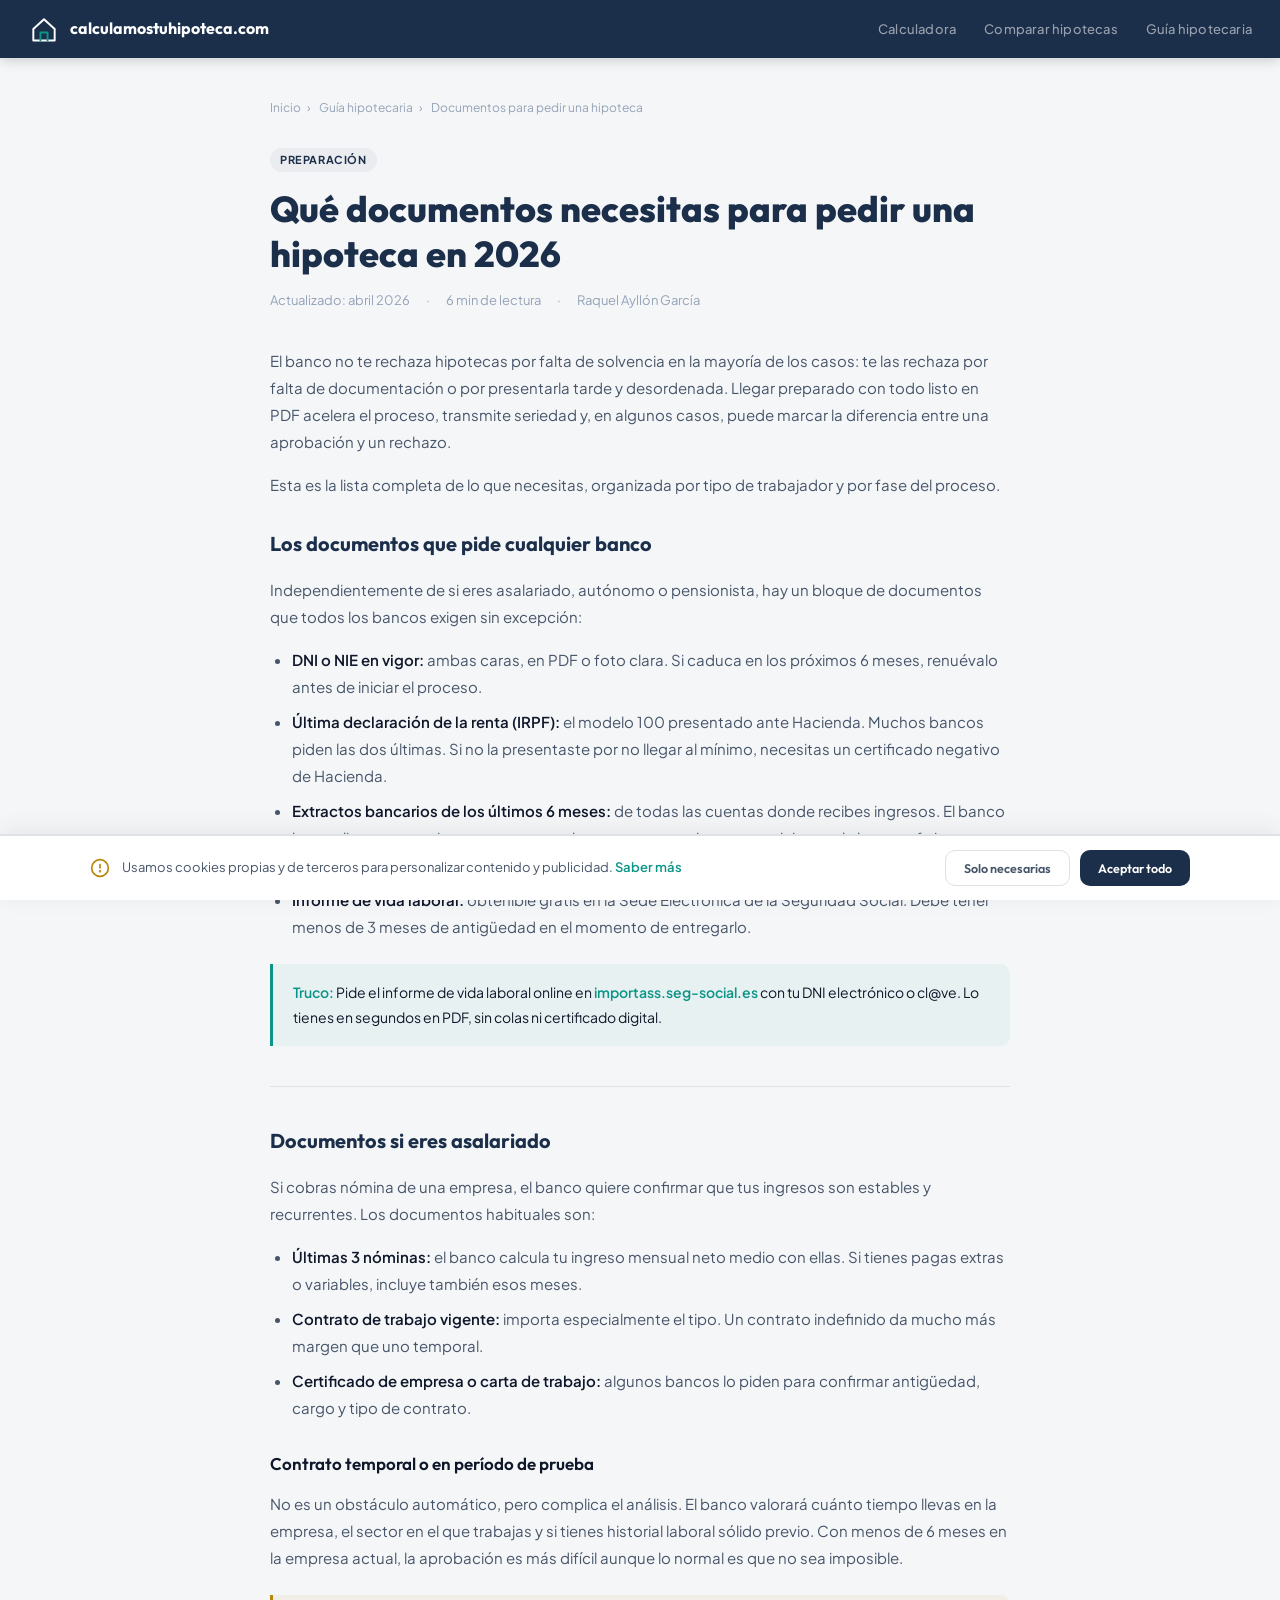
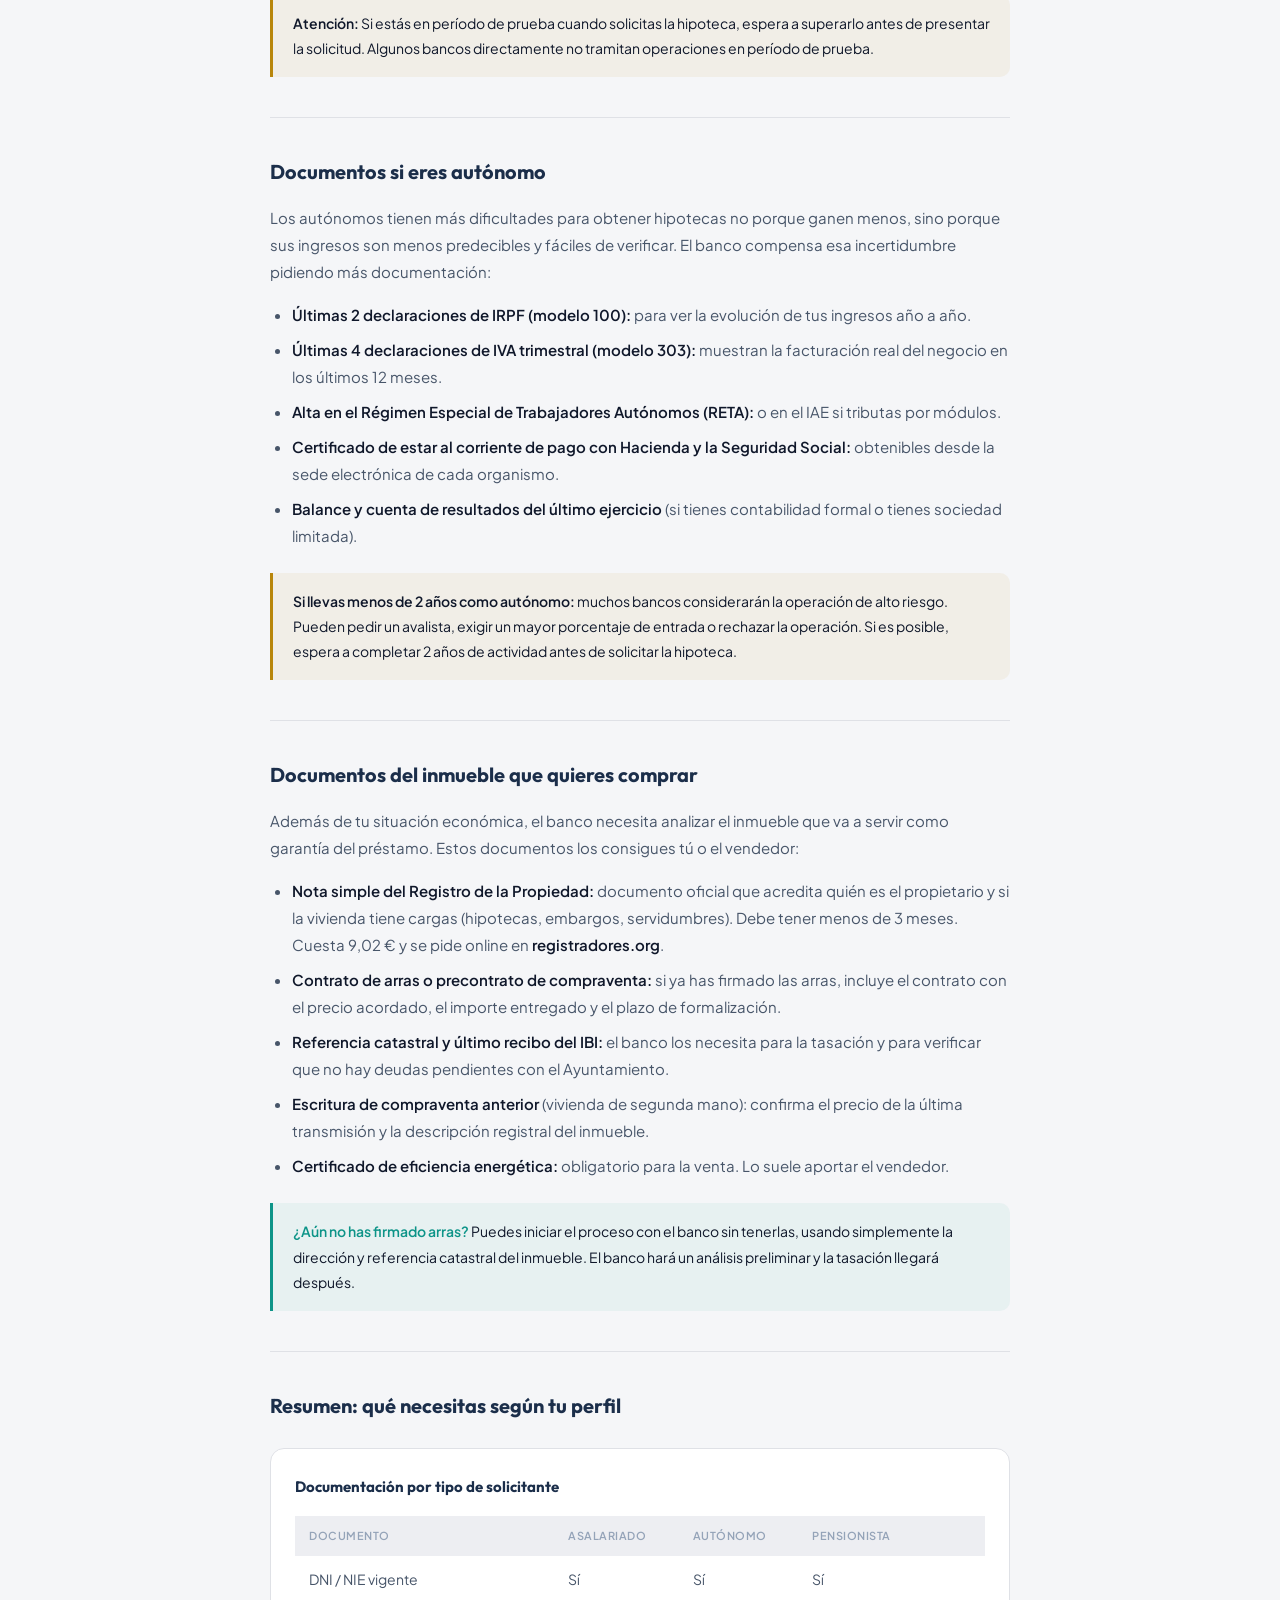
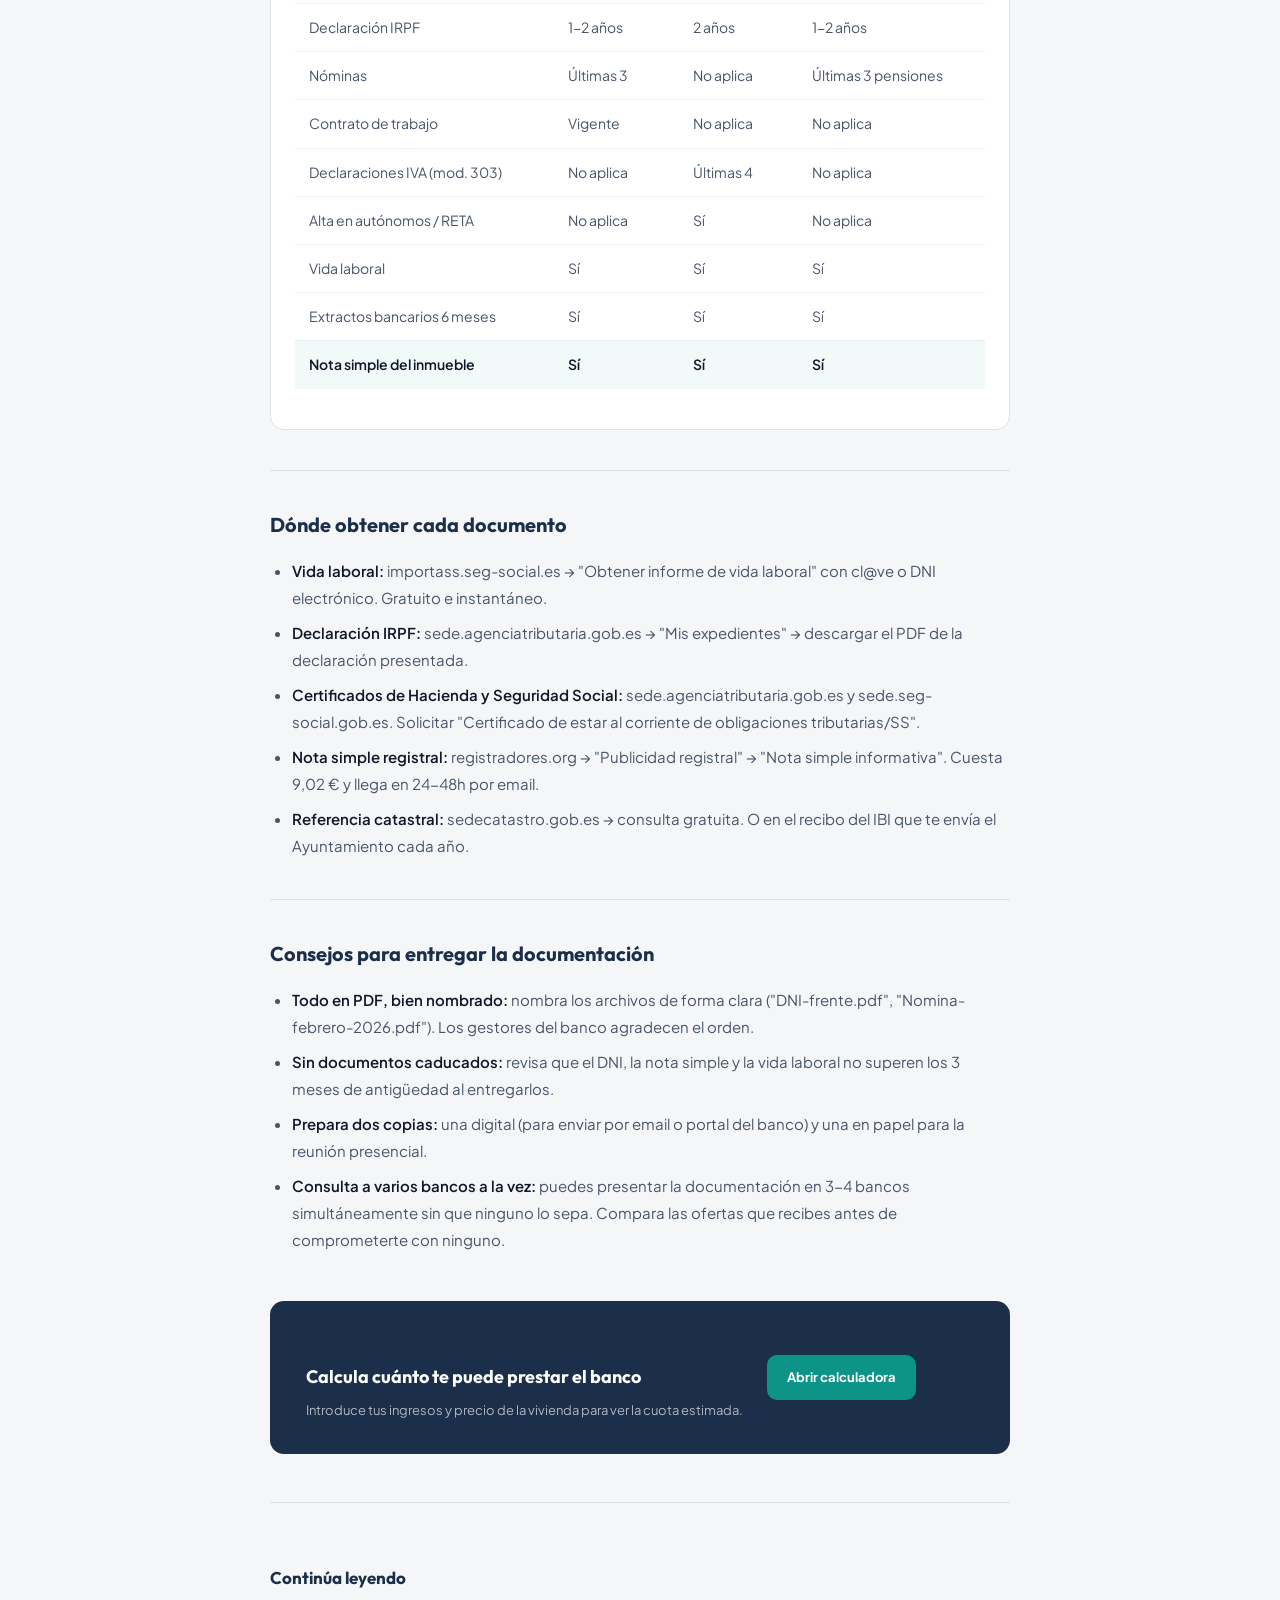
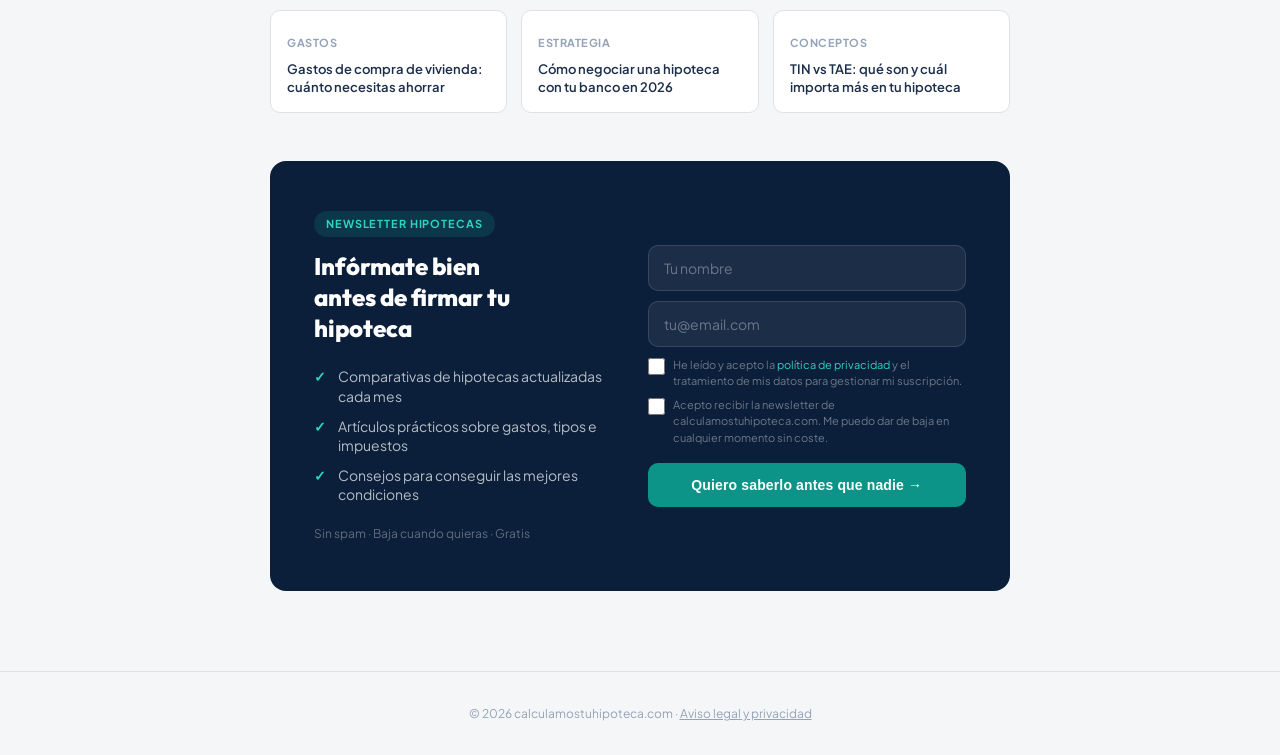
<file: documentos-hipoteca.html>
<!DOCTYPE html>
<html lang="es">
<head>
<meta charset="UTF-8">
<link rel="icon" href="favicon.ico" sizes="32x32">
<link rel="icon" href="favicon.svg" type="image/svg+xml">
<meta name="viewport" content="width=device-width, initial-scale=1.0">
<title>Documentos para pedir una hipoteca en 2026: lista completa | calculamostuhipoteca.com</title>
<meta name="description" content="Lista completa de documentos que necesitas para solicitar una hipoteca en 2026: asalariados, autónomos e inmueble. Dónde obtenerlos y consejos prácticos.">
<meta name="robots" content="index, follow">
<meta name="author" content="Raquel Ayllón García">
<link rel="canonical" href="https://calculamostuhipoteca.com/documentos-hipoteca">
<meta property="og:title" content="Documentos para pedir una hipoteca en 2026: lista completa">
<meta property="og:description" content="Qué documentos pide el banco para concederte una hipoteca, dónde obtenerlos y cómo prepararte para ir con todo listo.">
<meta property="og:type" content="article">
<meta property="og:url" content="https://calculamostuhipoteca.com/documentos-hipoteca">
<meta property="og:locale" content="es_ES">
<script type="application/ld+json">
{
  "@context": "https://schema.org",
  "@type": "Article",
  "headline": "Documentos para pedir una hipoteca en 2026: lista completa",
  "description": "Lista completa de documentos que necesitas para solicitar una hipoteca: asalariados, autónomos e inmueble.",
  "url": "https://calculamostuhipoteca.com/documentos-hipoteca",
  "datePublished": "2026-04-09",
  "dateModified": "2026-04-09",
  "inLanguage": "es-ES",
  "author": {"@type":"Person","name":"Raquel Ayllón García"},
  "publisher": {"@type":"Organization","name":"calculamostuhipoteca.com","url":"https://calculamostuhipoteca.com"},
  "breadcrumb": {
    "@type": "BreadcrumbList",
    "itemListElement": [
      {"@type":"ListItem","position":1,"name":"Inicio","item":"https://calculamostuhipoteca.com/"},
      {"@type":"ListItem","position":2,"name":"Guía hipotecaria","item":"https://calculamostuhipoteca.com/guia-hipotecaria"},
      {"@type":"ListItem","position":3,"name":"Documentos para pedir una hipoteca"}
    ]
  }
}
</script>
<link rel="preconnect" href="https://fonts.googleapis.com">
<link rel="preconnect" href="https://fonts.gstatic.com" crossorigin>
<link href="https://fonts.googleapis.com/css2?family=Outfit:wght@300;400;500;600;700;800&family=Plus+Jakarta+Sans:ital,wght@0,400;0,500;0,600;0,700;0,800&display=swap" rel="stylesheet">
<link rel="stylesheet" href="style.css">
<style>
  .article-layout{max-width:780px;margin:0 auto;padding:40px 20px 80px}
  .breadcrumb{font-size:12px;color:var(--ink-muted);margin-bottom:28px}
  .breadcrumb a{color:var(--ink-muted);text-decoration:none}
  .breadcrumb a:hover{color:var(--teal)}
  .breadcrumb span{margin:0 6px}
  .article-header{margin-bottom:36px}
  .article-tag{display:inline-block;font-size:11px;font-weight:700;letter-spacing:.6px;text-transform:uppercase;padding:3px 10px;border-radius:99px;background:var(--navy-light);color:var(--navy);margin-bottom:14px}
  .article-header h1{font-family:'Outfit',sans-serif;font-weight:800;font-size:clamp(24px,4vw,36px);color:var(--navy);line-height:1.25;margin-bottom:14px}
  .article-meta{font-size:13px;color:var(--ink-muted);display:flex;gap:16px;align-items:center;flex-wrap:wrap}
  .article-body{font-size:15px;color:var(--ink-soft);line-height:1.8}
  .article-body h2{font-family:'Outfit',sans-serif;font-weight:700;font-size:20px;color:var(--navy);margin:40px 0 14px;padding-top:36px;border-top:1px solid var(--border)}
  .article-body h2:first-of-type{border-top:none;padding-top:0;margin-top:28px}
  .article-body h3{font-family:'Outfit',sans-serif;font-weight:600;font-size:17px;color:var(--ink);margin:28px 0 10px}
  .article-body p{margin-bottom:16px}
  .article-body strong{color:var(--ink);font-weight:600}
  .article-body ul{list-style:disc;padding-left:22px;margin-bottom:16px}
  .article-body ul li{margin-bottom:8px}
  .article-body a{color:var(--teal);text-decoration:none}
  .article-body a:hover{text-decoration:underline}
  .callout{background:var(--teal-light);border-left:3px solid var(--teal);border-radius:0 10px 10px 0;padding:16px 20px;margin:24px 0;font-size:14px;color:var(--ink)}
  .callout strong{color:var(--teal)}
  .warning{background:var(--gold-light);border-left:3px solid var(--gold);border-radius:0 10px 10px 0;padding:16px 20px;margin:24px 0;font-size:14px;color:var(--ink)}
  .example-box{background:#fff;border:1.5px solid var(--border);border-radius:var(--radius);padding:24px;margin:24px 0}
  .example-box h4{font-family:'Outfit',sans-serif;font-weight:700;font-size:15px;color:var(--navy);margin:0 0 14px}
  .compare-table{width:100%;border-collapse:collapse;font-size:14px;margin:16px 0}
  .compare-table th{background:var(--surface-alt);padding:10px 14px;text-align:left;font-weight:600;color:var(--ink-muted);font-size:11px;text-transform:uppercase;letter-spacing:.5px}
  .compare-table td{padding:11px 14px;border-bottom:1px solid var(--surface-alt);color:var(--ink-soft);vertical-align:top}
  .compare-table tr:last-child td{border-bottom:none}
  .highlight-row td{background:rgba(13,148,136,0.05);font-weight:600;color:var(--ink)}
  .article-cta{background:var(--navy);border-radius:var(--radius);padding:32px 36px;margin:48px 0;display:flex;gap:24px;align-items:center}
  @media(max-width:560px){.article-cta{flex-direction:column;padding:24px 20px;text-align:center}}
  .article-cta-text h3{font-family:'Outfit',sans-serif;font-weight:700;font-size:18px;color:#fff;margin-bottom:6px}
  .article-cta-text p{font-size:13px;color:rgba(255,255,255,0.65);margin:0}
  .article-cta a{background:#0D9488;color:#fff;border-radius:10px;padding:11px 20px;font-size:13px;font-weight:700;text-decoration:none;white-space:nowrap;flex-shrink:0}
  .article-cta a:hover{background:#0f766e}
  .related-articles{margin-top:48px;padding-top:32px;border-top:1px solid var(--border)}
  .related-articles h3{font-family:'Outfit',sans-serif;font-weight:700;font-size:17px;color:var(--navy);margin-bottom:16px}
  .related-grid{display:grid;grid-template-columns:repeat(3,1fr);gap:14px}
  @media(max-width:600px){.related-grid{grid-template-columns:1fr}}
  .related-card{background:var(--surface);border:1.5px solid var(--border);border-radius:10px;padding:16px;text-decoration:none;display:block;transition:border-color .2s}
  .related-card:hover{border-color:var(--teal)}
  .related-card span{font-size:11px;font-weight:700;text-transform:uppercase;letter-spacing:.5px;color:var(--ink-muted)}
  .related-card p{font-size:13px;font-weight:600;color:var(--navy);margin:6px 0 0;line-height:1.4}
  .nl-art{background:#0B1F3A;border-radius:16px;padding:48px 44px;margin-top:48px}
  @media(max-width:600px){.nl-art{padding:32px 22px}}
  .nl-art-inner{display:grid;grid-template-columns:1fr 1.1fr;gap:44px;align-items:center}
  @media(max-width:700px){.nl-art-inner{grid-template-columns:1fr;gap:28px}}
  .nl-art-tag{display:inline-block;background:rgba(13,148,136,.2);color:#2dd4bf;font-size:11px;font-weight:700;text-transform:uppercase;letter-spacing:.08em;border-radius:20px;padding:4px 12px;margin-bottom:14px}
  .nl-art-left h3{color:#fff;font-family:'Outfit',sans-serif;font-weight:800;font-size:24px;line-height:1.3;margin:0 0 18px}
  .nl-art-perks{list-style:none;padding:0;margin:0 0 14px}
  .nl-art-perks li{color:rgba(255,255,255,.7);font-size:14px;padding:5px 0 5px 24px;position:relative;line-height:1.4}
  .nl-art-perks li::before{content:'✓';position:absolute;left:0;color:#2dd4bf;font-weight:700}
  .nl-art-trust{font-size:12px;color:rgba(255,255,255,.35);margin:0}
  .nl-art-right input[type=text],.nl-art-right input[type=email]{display:block;width:100%;padding:13px 15px;border:1.5px solid rgba(255,255,255,.12);border-radius:10px;font-size:14px;font-family:inherit;color:#fff;background:rgba(255,255,255,.07);box-sizing:border-box;margin-bottom:10px}
  .nl-art-right input::placeholder{color:rgba(255,255,255,.35)}
  .nl-art-right input:focus{outline:none;border-color:#2dd4bf;background:rgba(255,255,255,.1)}
  .nl-art-ck{display:flex;gap:8px;align-items:flex-start;font-size:11px;color:rgba(255,255,255,.4);line-height:1.5;margin-bottom:7px;cursor:pointer}
  .nl-art-ck input[type=checkbox]{width:17px;height:17px;margin-top:1px;flex-shrink:0;accent-color:#2dd4bf;cursor:pointer}
  .nl-art-ck a{color:#2dd4bf;text-decoration:none}
  .nl-art-btn{background:#0D9488;color:#fff;border:none;border-radius:10px;padding:14px 20px;font-size:14px;font-weight:700;cursor:pointer;width:100%;margin-top:10px;transition:background .2s;letter-spacing:.01em}
  .nl-art-btn:hover{background:#0f766e}
  .nl-art-btn:disabled{opacity:.6;cursor:not-allowed}
  .nl-art-ok{display:none;color:#2dd4bf;font-size:15px;font-weight:600;line-height:1.5;text-align:center;padding:20px 0}
</style>
</head>
<body>

<nav class="nav">
  <a href="index.html" class="nav-brand">
    <svg class="nav-logo" viewBox="0 0 36 36" fill="none" xmlns="http://www.w3.org/2000/svg" aria-hidden="true">
      <path d="M6 18L18 7L30 18V31H6V18Z" stroke="#fff" stroke-width="2.2" stroke-linecap="round" stroke-linejoin="round"/>
      <path d="M14 31V22H22V31" stroke="#0D9488" stroke-width="2.2" stroke-linecap="round" stroke-linejoin="round"/>
    </svg>
    calculamostuhipoteca.com
  </a>
  <nav class="nav-links" aria-label="Navegación principal">
    <a href="index.html">Calculadora</a>
    <a href="comparar-hipotecas.html">Comparar hipotecas</a>
    <a href="guia-hipotecaria.html" class="active">Guía hipotecaria</a>
  </nav>
</nav>

<div class="article-layout">

  <nav class="breadcrumb" aria-label="Ruta de navegación">
    <a href="index.html">Inicio</a><span>›</span>
    <a href="guia-hipotecaria.html">Guía hipotecaria</a><span>›</span>
    Documentos para pedir una hipoteca
  </nav>

  <header class="article-header">
    <span class="article-tag">Preparación</span>
    <h1>Qué documentos necesitas para pedir una hipoteca en 2026</h1>
    <div class="article-meta">
      <span>Actualizado: abril 2026</span>
      <span>·</span>
      <span>6 min de lectura</span>
      <span>·</span>
      <span>Raquel Ayllón García</span>
    </div>
  </header>

  <div class="article-body">

    <p>El banco no te rechaza hipotecas por falta de solvencia en la mayoría de los casos: te las rechaza por falta de documentación o por presentarla tarde y desordenada. Llegar preparado con todo listo en PDF acelera el proceso, transmite seriedad y, en algunos casos, puede marcar la diferencia entre una aprobación y un rechazo.</p>

    <p>Esta es la lista completa de lo que necesitas, organizada por tipo de trabajador y por fase del proceso.</p>

    <h2>Los documentos que pide cualquier banco</h2>

    <p>Independientemente de si eres asalariado, autónomo o pensionista, hay un bloque de documentos que todos los bancos exigen sin excepción:</p>

    <ul>
      <li><strong>DNI o NIE en vigor:</strong> ambas caras, en PDF o foto clara. Si caduca en los próximos 6 meses, renuévalo antes de iniciar el proceso.</li>
      <li><strong>Última declaración de la renta (IRPF):</strong> el modelo 100 presentado ante Hacienda. Muchos bancos piden las dos últimas. Si no la presentaste por no llegar al mínimo, necesitas un certificado negativo de Hacienda.</li>
      <li><strong>Extractos bancarios de los últimos 6 meses:</strong> de todas las cuentas donde recibes ingresos. El banco los analiza para ver si tus gastos son coherentes con tus ingresos y si tienes el ahorro suficiente para la entrada.</li>
      <li><strong>Informe de vida laboral:</strong> obtenible gratis en la Sede Electrónica de la Seguridad Social. Debe tener menos de 3 meses de antigüedad en el momento de entregarlo.</li>
    </ul>

    <div class="callout">
      <strong>Truco:</strong> Pide el informe de vida laboral online en <strong>importass.seg-social.es</strong> con tu DNI electrónico o cl@ve. Lo tienes en segundos en PDF, sin colas ni certificado digital.
    </div>

    <h2>Documentos si eres asalariado</h2>

    <p>Si cobras nómina de una empresa, el banco quiere confirmar que tus ingresos son estables y recurrentes. Los documentos habituales son:</p>

    <ul>
      <li><strong>Últimas 3 nóminas:</strong> el banco calcula tu ingreso mensual neto medio con ellas. Si tienes pagas extras o variables, incluye también esos meses.</li>
      <li><strong>Contrato de trabajo vigente:</strong> importa especialmente el tipo. Un contrato indefinido da mucho más margen que uno temporal.</li>
      <li><strong>Certificado de empresa o carta de trabajo:</strong> algunos bancos lo piden para confirmar antigüedad, cargo y tipo de contrato.</li>
    </ul>

    <h3>Contrato temporal o en período de prueba</h3>

    <p>No es un obstáculo automático, pero complica el análisis. El banco valorará cuánto tiempo llevas en la empresa, el sector en el que trabajas y si tienes historial laboral sólido previo. Con menos de 6 meses en la empresa actual, la aprobación es más difícil aunque lo normal es que no sea imposible.</p>

    <div class="warning">
      <strong>Atención:</strong> Si estás en período de prueba cuando solicitas la hipoteca, espera a superarlo antes de presentar la solicitud. Algunos bancos directamente no tramitan operaciones en período de prueba.
    </div>

    <h2>Documentos si eres autónomo</h2>

    <p>Los autónomos tienen más dificultades para obtener hipotecas no porque ganen menos, sino porque sus ingresos son menos predecibles y fáciles de verificar. El banco compensa esa incertidumbre pidiendo más documentación:</p>

    <ul>
      <li><strong>Últimas 2 declaraciones de IRPF (modelo 100):</strong> para ver la evolución de tus ingresos año a año.</li>
      <li><strong>Últimas 4 declaraciones de IVA trimestral (modelo 303):</strong> muestran la facturación real del negocio en los últimos 12 meses.</li>
      <li><strong>Alta en el Régimen Especial de Trabajadores Autónomos (RETA):</strong> o en el IAE si tributas por módulos.</li>
      <li><strong>Certificado de estar al corriente de pago con Hacienda y la Seguridad Social:</strong> obtenibles desde la sede electrónica de cada organismo.</li>
      <li><strong>Balance y cuenta de resultados del último ejercicio</strong> (si tienes contabilidad formal o tienes sociedad limitada).</li>
    </ul>

    <div class="warning">
      <strong>Si llevas menos de 2 años como autónomo:</strong> muchos bancos considerarán la operación de alto riesgo. Pueden pedir un avalista, exigir un mayor porcentaje de entrada o rechazar la operación. Si es posible, espera a completar 2 años de actividad antes de solicitar la hipoteca.
    </div>

    <h2>Documentos del inmueble que quieres comprar</h2>

    <p>Además de tu situación económica, el banco necesita analizar el inmueble que va a servir como garantía del préstamo. Estos documentos los consigues tú o el vendedor:</p>

    <ul>
      <li><strong>Nota simple del Registro de la Propiedad:</strong> documento oficial que acredita quién es el propietario y si la vivienda tiene cargas (hipotecas, embargos, servidumbres). Debe tener menos de 3 meses. Cuesta 9,02 € y se pide online en <strong>registradores.org</strong>.</li>
      <li><strong>Contrato de arras o precontrato de compraventa:</strong> si ya has firmado las arras, incluye el contrato con el precio acordado, el importe entregado y el plazo de formalización.</li>
      <li><strong>Referencia catastral y último recibo del IBI:</strong> el banco los necesita para la tasación y para verificar que no hay deudas pendientes con el Ayuntamiento.</li>
      <li><strong>Escritura de compraventa anterior</strong> (vivienda de segunda mano): confirma el precio de la última transmisión y la descripción registral del inmueble.</li>
      <li><strong>Certificado de eficiencia energética:</strong> obligatorio para la venta. Lo suele aportar el vendedor.</li>
    </ul>

    <div class="callout">
      <strong>¿Aún no has firmado arras?</strong> Puedes iniciar el proceso con el banco sin tenerlas, usando simplemente la dirección y referencia catastral del inmueble. El banco hará un análisis preliminar y la tasación llegará después.
    </div>

    <h2>Resumen: qué necesitas según tu perfil</h2>

    <div class="example-box">
      <h4>Documentación por tipo de solicitante</h4>
      <table class="compare-table">
        <tr>
          <th>Documento</th>
          <th>Asalariado</th>
          <th>Autónomo</th>
          <th>Pensionista</th>
        </tr>
        <tr>
          <td>DNI / NIE vigente</td>
          <td>Sí</td>
          <td>Sí</td>
          <td>Sí</td>
        </tr>
        <tr>
          <td>Declaración IRPF</td>
          <td>1-2 años</td>
          <td>2 años</td>
          <td>1-2 años</td>
        </tr>
        <tr>
          <td>Nóminas</td>
          <td>Últimas 3</td>
          <td>No aplica</td>
          <td>Últimas 3 pensiones</td>
        </tr>
        <tr>
          <td>Contrato de trabajo</td>
          <td>Vigente</td>
          <td>No aplica</td>
          <td>No aplica</td>
        </tr>
        <tr>
          <td>Declaraciones IVA (mod. 303)</td>
          <td>No aplica</td>
          <td>Últimas 4</td>
          <td>No aplica</td>
        </tr>
        <tr>
          <td>Alta en autónomos / RETA</td>
          <td>No aplica</td>
          <td>Sí</td>
          <td>No aplica</td>
        </tr>
        <tr>
          <td>Vida laboral</td>
          <td>Sí</td>
          <td>Sí</td>
          <td>Sí</td>
        </tr>
        <tr>
          <td>Extractos bancarios 6 meses</td>
          <td>Sí</td>
          <td>Sí</td>
          <td>Sí</td>
        </tr>
        <tr class="highlight-row">
          <td>Nota simple del inmueble</td>
          <td>Sí</td>
          <td>Sí</td>
          <td>Sí</td>
        </tr>
      </table>
    </div>

    <h2>Dónde obtener cada documento</h2>

    <ul>
      <li><strong>Vida laboral:</strong> importass.seg-social.es → "Obtener informe de vida laboral" con cl@ve o DNI electrónico. Gratuito e instantáneo.</li>
      <li><strong>Declaración IRPF:</strong> sede.agenciatributaria.gob.es → "Mis expedientes" → descargar el PDF de la declaración presentada.</li>
      <li><strong>Certificados de Hacienda y Seguridad Social:</strong> sede.agenciatributaria.gob.es y sede.seg-social.gob.es. Solicitar "Certificado de estar al corriente de obligaciones tributarias/SS".</li>
      <li><strong>Nota simple registral:</strong> registradores.org → "Publicidad registral" → "Nota simple informativa". Cuesta 9,02 € y llega en 24-48h por email.</li>
      <li><strong>Referencia catastral:</strong> sedecatastro.gob.es → consulta gratuita. O en el recibo del IBI que te envía el Ayuntamiento cada año.</li>
    </ul>

    <h2>Consejos para entregar la documentación</h2>

    <ul>
      <li><strong>Todo en PDF, bien nombrado:</strong> nombra los archivos de forma clara ("DNI-frente.pdf", "Nomina-febrero-2026.pdf"). Los gestores del banco agradecen el orden.</li>
      <li><strong>Sin documentos caducados:</strong> revisa que el DNI, la nota simple y la vida laboral no superen los 3 meses de antigüedad al entregarlos.</li>
      <li><strong>Prepara dos copias:</strong> una digital (para enviar por email o portal del banco) y una en papel para la reunión presencial.</li>
      <li><strong>Consulta a varios bancos a la vez:</strong> puedes presentar la documentación en 3-4 bancos simultáneamente sin que ninguno lo sepa. Compara las ofertas que recibes antes de comprometerte con ninguno.</li>
    </ul>

    <div class="article-cta">
      <div class="article-cta-text">
        <h3>Calcula cuánto te puede prestar el banco</h3>
        <p>Introduce tus ingresos y precio de la vivienda para ver la cuota estimada.</p>
      </div>
      <a href="index.html">Abrir calculadora</a>
    </div>

    <div class="related-articles">
      <h3>Continúa leyendo</h3>
      <div class="related-grid">
        <a href="gastos-compra-hipoteca.html" class="related-card">
          <span>Gastos</span>
          <p>Gastos de compra de vivienda: cuánto necesitas ahorrar</p>
        </a>
        <a href="como-negociar-hipoteca.html" class="related-card">
          <span>Estrategia</span>
          <p>Cómo negociar una hipoteca con tu banco en 2026</p>
        </a>
        <a href="tin-vs-tae.html" class="related-card">
          <span>Conceptos</span>
          <p>TIN vs TAE: qué son y cuál importa más en tu hipoteca</p>
        </a>
      </div>
    </div>

  </div>

  <!-- NEWSLETTER -->
  <div class="nl-art">
    <div class="nl-art-inner">
      <div class="nl-art-left">
        <span class="nl-art-tag">Newsletter hipotecas</span>
        <h3>Infórmate bien<br>antes de firmar tu hipoteca</h3>
        <ul class="nl-art-perks">
          <li>Comparativas de hipotecas actualizadas cada mes</li>
          <li>Artículos prácticos sobre gastos, tipos e impuestos</li>
          <li>Consejos para conseguir las mejores condiciones</li>
        </ul>
        <p class="nl-art-trust">Sin spam · Baja cuando quieras · Gratis</p>
      </div>
      <div class="nl-art-right">
        <div id="nl-art-form">
          <input type="text" id="nlArtName" placeholder="Tu nombre" autocomplete="given-name">
          <input type="email" id="nlArtEmail" placeholder="tu@email.com" autocomplete="email">
          <label class="nl-art-ck">
            <input type="checkbox" id="nlArtC1">
            <span>He leído y acepto la <a href="aviso-legal.html">política de privacidad</a> y el tratamiento de mis datos para gestionar mi suscripción.</span>
          </label>
          <label class="nl-art-ck">
            <input type="checkbox" id="nlArtC2">
            <span>Acepto recibir la newsletter de calculamostuhipoteca.com. Me puedo dar de baja en cualquier momento sin coste.</span>
          </label>
          <button class="nl-art-btn" onclick="nlArtSubscribe()">Quiero saberlo antes que nadie →</button>
        </div>
        <p class="nl-art-ok" id="nl-art-ok">¡Suscripción confirmada! Te avisaremos en cuanto haya novedades.</p>
      </div>
    </div>
  </div>

</div>

<footer class="footer">
  <p>© 2026 calculamostuhipoteca.com · <a href="aviso-legal.html" style="color:var(--ink-muted);text-decoration:underline">Aviso legal y privacidad</a></p>
</footer>

<script src="newsletter.js"></script>
<script src="cookies.js"></script>

<!-- COOKIE BANNER -->
<div id="cookie-banner" class="cookie-banner" role="dialog" aria-label="Aviso de cookies">
  <div class="cookie-inner">
    <div class="cookie-msg">
      <svg width="20" height="20" viewBox="0 0 24 24" fill="none" stroke="currentColor" stroke-width="2" stroke-linecap="round" aria-hidden="true"><circle cx="12" cy="12" r="10"/><path d="M12 8v4"/><circle cx="12" cy="16" r=".5" fill="currentColor"/></svg>
      <p>Usamos cookies propias y de terceros para personalizar contenido y publicidad. <a href="aviso-legal.html">Saber más</a></p>
    </div>
    <div class="cookie-btns">
      <button class="cookie-btn-reject" onclick="rejectCookies()">Solo necesarias</button>
      <button class="cookie-btn-accept" onclick="acceptCookies()">Aceptar todo</button>
    </div>
  </div>
</div>
</body>
</html>
</file>
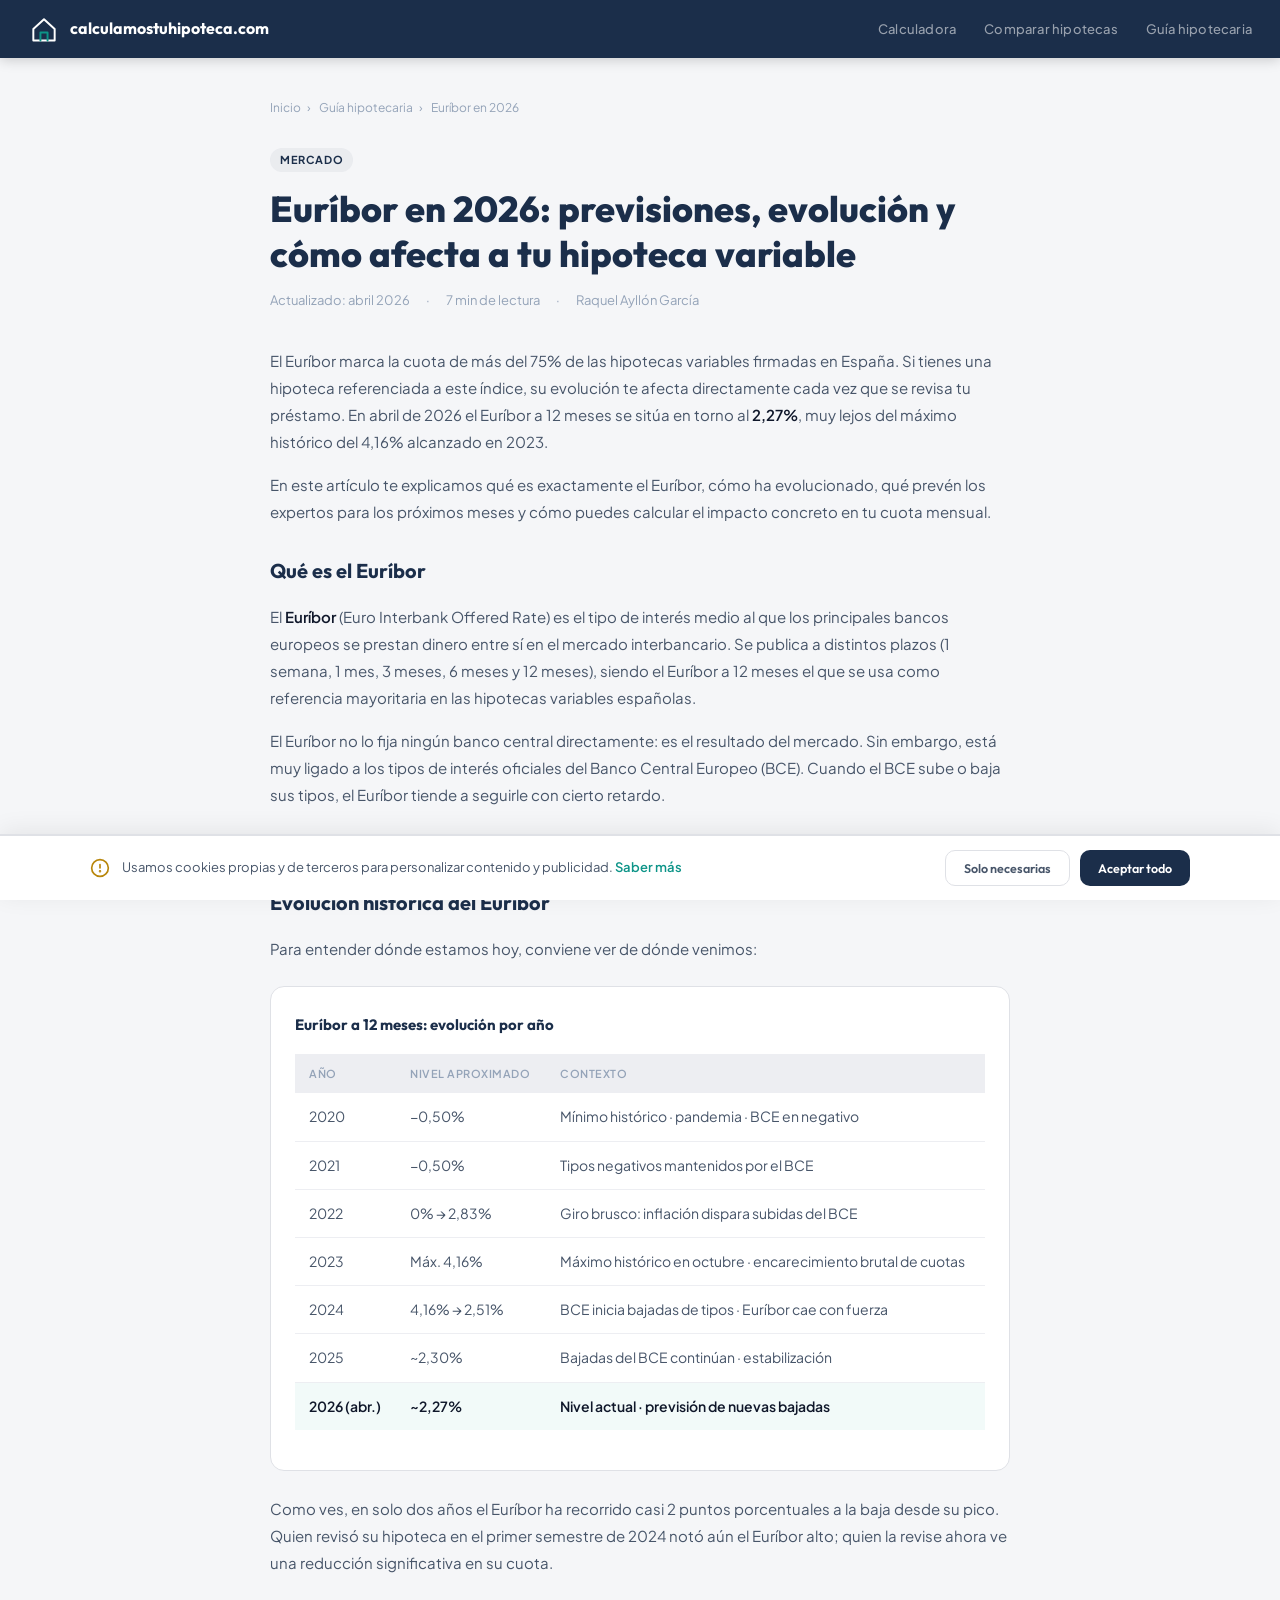
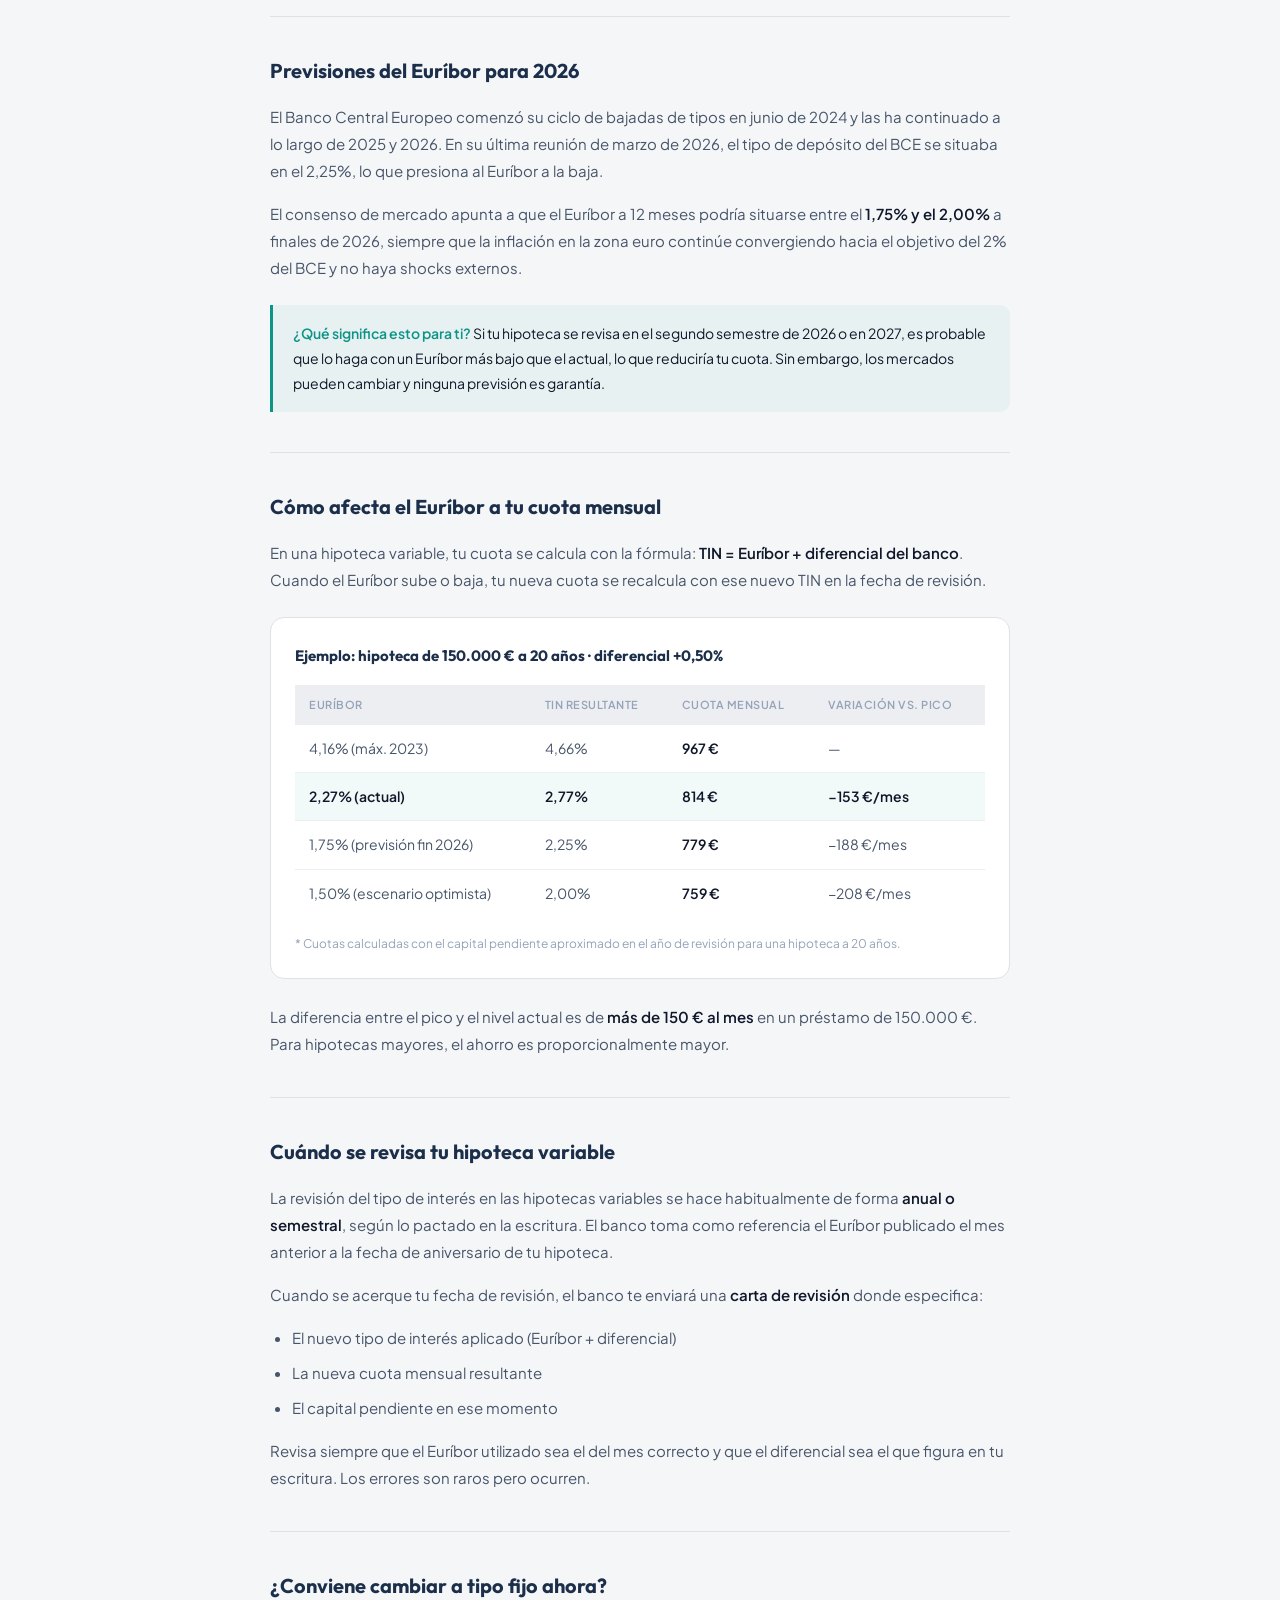
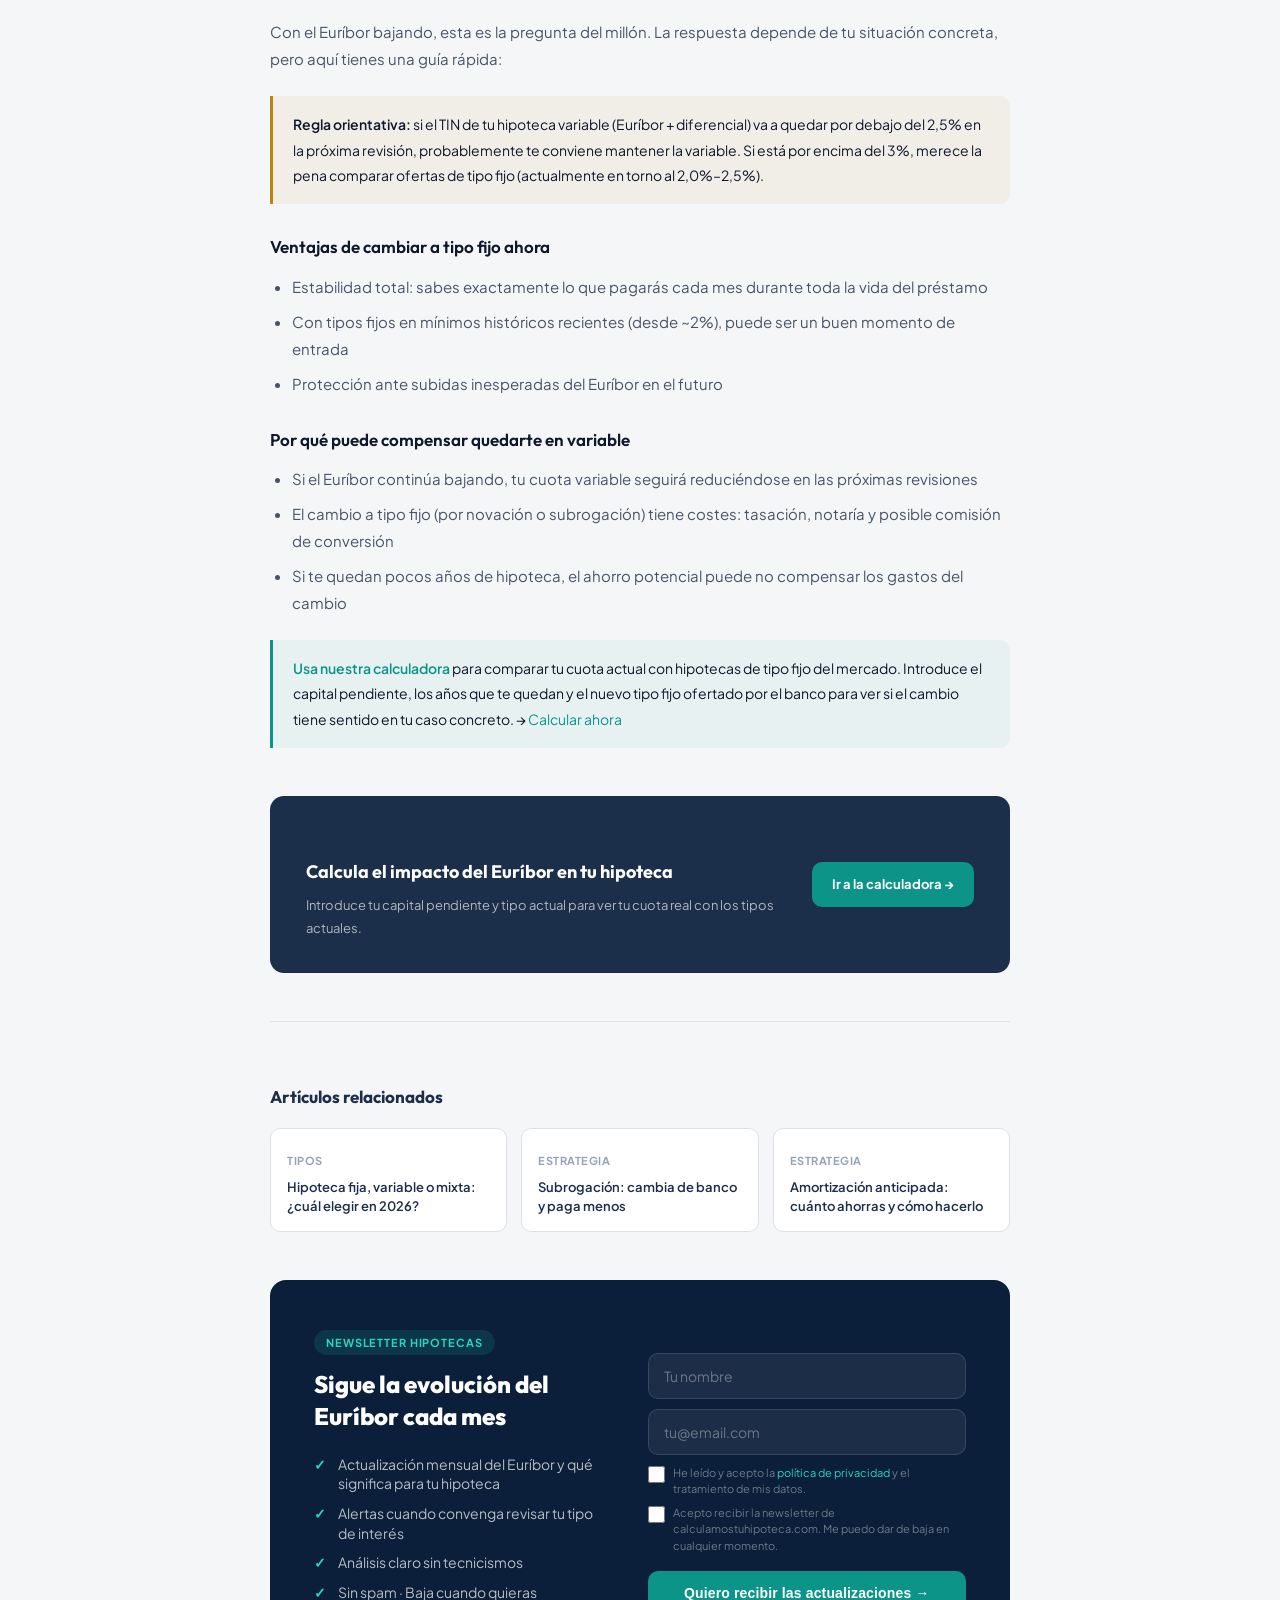
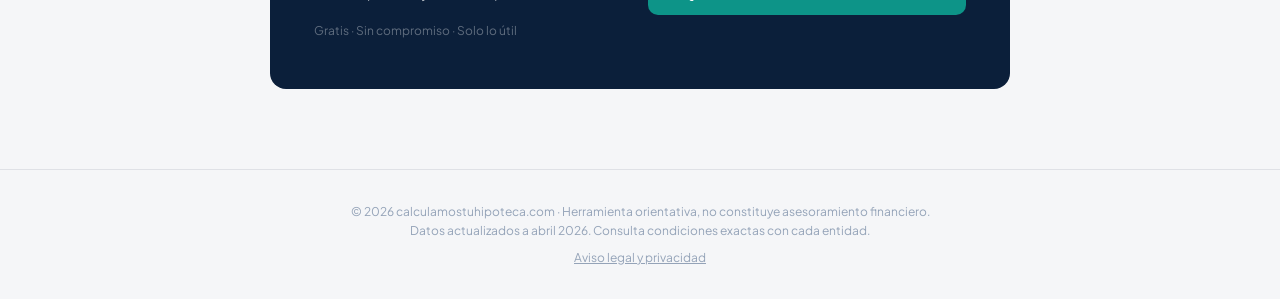
<file: euribor-2026.html>
<!DOCTYPE html>
<html lang="es">
<head>
<meta charset="UTF-8">
<link rel="icon" href="favicon.ico" sizes="32x32">
<link rel="icon" href="favicon.svg" type="image/svg+xml">
<meta name="viewport" content="width=device-width, initial-scale=1.0">
<title>Euríbor en 2026: previsiones y cómo afecta a tu hipoteca | calculamostuhipoteca.com</title>
<meta name="description" content="Evolución y previsiones del Euríbor en 2026. Cómo afecta a tu cuota hipotecaria variable y si conviene cambiar a tipo fijo ahora.">
<meta name="robots" content="index, follow">
<meta name="author" content="Raquel Ayllón García">
<link rel="canonical" href="https://calculamostuhipoteca.com/euribor-2026">
<meta property="og:title" content="Euríbor en 2026: previsiones y cómo afecta a tu hipoteca variable">
<meta property="og:description" content="Evolución histórica del Euríbor, previsiones para 2026 y cómo calcular el impacto en tu cuota mensual.">
<meta property="og:type" content="article">
<meta property="og:url" content="https://calculamostuhipoteca.com/euribor-2026">
<meta property="og:locale" content="es_ES">
<script type="application/ld+json">
{
  "@context": "https://schema.org",
  "@type": "Article",
  "headline": "Euríbor en 2026: previsiones, evolución y cómo afecta a tu hipoteca variable",
  "description": "Evolución y previsiones del Euríbor en 2026 y cómo impacta en la cuota de hipotecas variables.",
  "url": "https://calculamostuhipoteca.com/euribor-2026",
  "datePublished": "2026-04-13",
  "dateModified": "2026-04-13",
  "inLanguage": "es-ES",
  "author": {"@type":"Person","name":"Raquel Ayllón García"},
  "publisher": {"@type":"Organization","name":"calculamostuhipoteca.com","url":"https://calculamostuhipoteca.com"},
  "breadcrumb": {
    "@type": "BreadcrumbList",
    "itemListElement": [
      {"@type":"ListItem","position":1,"name":"Inicio","item":"https://calculamostuhipoteca.com/"},
      {"@type":"ListItem","position":2,"name":"Guía hipotecaria","item":"https://calculamostuhipoteca.com/guia-hipotecaria"},
      {"@type":"ListItem","position":3,"name":"Euríbor en 2026"}
    ]
  }
}
</script>
<link rel="preconnect" href="https://fonts.googleapis.com">
<link rel="preconnect" href="https://fonts.gstatic.com" crossorigin>
<link href="https://fonts.googleapis.com/css2?family=Outfit:wght@300;400;500;600;700;800&family=Plus+Jakarta+Sans:ital,wght@0,400;0,500;0,600;0,700;0,800&display=swap" rel="stylesheet">
<link rel="stylesheet" href="style.css">
<style>
  .article-layout{max-width:780px;margin:0 auto;padding:40px 20px 80px}
  .breadcrumb{font-size:12px;color:var(--ink-muted);margin-bottom:28px}
  .breadcrumb a{color:var(--ink-muted);text-decoration:none}
  .breadcrumb a:hover{color:var(--teal)}
  .breadcrumb span{margin:0 6px}
  .article-header{margin-bottom:36px}
  .article-tag{display:inline-block;font-size:11px;font-weight:700;letter-spacing:.6px;text-transform:uppercase;padding:3px 10px;border-radius:99px;background:var(--navy-light);color:var(--navy);margin-bottom:14px}
  .article-header h1{font-family:'Outfit',sans-serif;font-weight:800;font-size:clamp(24px,4vw,36px);color:var(--navy);line-height:1.25;margin-bottom:14px}
  .article-meta{font-size:13px;color:var(--ink-muted);display:flex;gap:16px;align-items:center;flex-wrap:wrap}
  .article-body{font-size:15px;color:var(--ink-soft);line-height:1.8}
  .article-body h2{font-family:'Outfit',sans-serif;font-weight:700;font-size:20px;color:var(--navy);margin:40px 0 14px;padding-top:36px;border-top:1px solid var(--border)}
  .article-body h2:first-of-type{border-top:none;padding-top:0;margin-top:28px}
  .article-body h3{font-family:'Outfit',sans-serif;font-weight:600;font-size:17px;color:var(--ink);margin:28px 0 10px}
  .article-body p{margin-bottom:16px}
  .article-body strong{color:var(--ink);font-weight:600}
  .article-body ul{list-style:disc;padding-left:22px;margin-bottom:16px}
  .article-body ul li{margin-bottom:8px}
  .article-body ol{padding-left:22px;margin-bottom:16px}
  .article-body ol li{margin-bottom:10px}
  .article-body a{color:var(--teal);text-decoration:none}
  .article-body a:hover{text-decoration:underline}
  .callout{background:var(--teal-light);border-left:3px solid var(--teal);border-radius:0 10px 10px 0;padding:16px 20px;margin:24px 0;font-size:14px;color:var(--ink)}
  .callout strong{color:var(--teal)}
  .warning{background:var(--gold-light);border-left:3px solid var(--gold);border-radius:0 10px 10px 0;padding:16px 20px;margin:24px 0;font-size:14px;color:var(--ink)}
  .example-box{background:#fff;border:1.5px solid var(--border);border-radius:var(--radius);padding:24px;margin:24px 0}
  .example-box h4{font-family:'Outfit',sans-serif;font-weight:700;font-size:15px;color:var(--navy);margin:0 0 14px}
  .compare-table{width:100%;border-collapse:collapse;font-size:14px;margin:16px 0}
  .compare-table th{background:var(--surface-alt);padding:10px 14px;text-align:left;font-weight:600;color:var(--ink-muted);font-size:11px;text-transform:uppercase;letter-spacing:.5px}
  .compare-table td{padding:11px 14px;border-bottom:1px solid var(--surface-alt);color:var(--ink-soft);vertical-align:top}
  .compare-table tr:last-child td{border-bottom:none}
  .highlight-row td{background:rgba(13,148,136,0.05);font-weight:600;color:var(--ink)}
  .article-cta{background:var(--navy);border-radius:var(--radius);padding:32px 36px;margin:48px 0;display:flex;gap:24px;align-items:center}
  @media(max-width:560px){.article-cta{flex-direction:column;padding:24px 20px;text-align:center}}
  .article-cta-text h3{font-family:'Outfit',sans-serif;font-weight:700;font-size:18px;color:#fff;margin-bottom:6px}
  .article-cta-text p{font-size:13px;color:rgba(255,255,255,0.65);margin:0}
  .article-cta a{background:#0D9488;color:#fff;border-radius:10px;padding:11px 20px;font-size:13px;font-weight:700;text-decoration:none;white-space:nowrap;flex-shrink:0}
  .article-cta a:hover{background:#0f766e}
  .related-articles{margin-top:48px;padding-top:32px;border-top:1px solid var(--border)}
  .related-articles h3{font-family:'Outfit',sans-serif;font-weight:700;font-size:17px;color:var(--navy);margin-bottom:16px}
  .related-grid{display:grid;grid-template-columns:repeat(3,1fr);gap:14px}
  @media(max-width:600px){.related-grid{grid-template-columns:1fr}}
  .related-card{background:var(--surface);border:1.5px solid var(--border);border-radius:10px;padding:16px;text-decoration:none;display:block;transition:border-color .2s}
  .related-card:hover{border-color:var(--teal)}
  .related-card span{font-size:11px;font-weight:700;text-transform:uppercase;letter-spacing:.5px;color:var(--ink-muted)}
  .related-card p{font-size:13px;font-weight:600;color:var(--navy);margin:6px 0 0;line-height:1.4}
  .nl-art{background:#0B1F3A;border-radius:16px;padding:48px 44px;margin-top:48px}
  @media(max-width:600px){.nl-art{padding:32px 22px}}
  .nl-art-inner{display:grid;grid-template-columns:1fr 1.1fr;gap:44px;align-items:center}
  @media(max-width:700px){.nl-art-inner{grid-template-columns:1fr;gap:28px}}
  .nl-art-tag{display:inline-block;background:rgba(13,148,136,.2);color:#2dd4bf;font-size:11px;font-weight:700;text-transform:uppercase;letter-spacing:.08em;border-radius:20px;padding:4px 12px;margin-bottom:14px}
  .nl-art-left h3{color:#fff;font-family:'Outfit',sans-serif;font-weight:800;font-size:24px;line-height:1.3;margin:0 0 18px}
  .nl-art-perks{list-style:none;padding:0;margin:0 0 14px}
  .nl-art-perks li{color:rgba(255,255,255,.7);font-size:14px;padding:5px 0 5px 24px;position:relative;line-height:1.4}
  .nl-art-perks li::before{content:'✓';position:absolute;left:0;color:#2dd4bf;font-weight:700}
  .nl-art-trust{font-size:12px;color:rgba(255,255,255,.35);margin:0}
  .nl-art-right input[type=text],.nl-art-right input[type=email]{display:block;width:100%;padding:13px 15px;border:1.5px solid rgba(255,255,255,.12);border-radius:10px;font-size:14px;font-family:inherit;color:#fff;background:rgba(255,255,255,.07);box-sizing:border-box;margin-bottom:10px}
  .nl-art-right input::placeholder{color:rgba(255,255,255,.35)}
  .nl-art-right input:focus{outline:none;border-color:#2dd4bf;background:rgba(255,255,255,.1)}
  .nl-art-ck{display:flex;gap:8px;align-items:flex-start;font-size:11px;color:rgba(255,255,255,.4);line-height:1.5;margin-bottom:7px;cursor:pointer}
  .nl-art-ck input[type=checkbox]{width:17px;height:17px;margin-top:1px;flex-shrink:0;accent-color:#2dd4bf;cursor:pointer}
  .nl-art-ck a{color:#2dd4bf;text-decoration:none}
  .nl-art-btn{background:#0D9488;color:#fff;border:none;border-radius:10px;padding:14px 20px;font-size:14px;font-weight:700;cursor:pointer;width:100%;margin-top:10px;transition:background .2s;letter-spacing:.01em}
  .nl-art-btn:hover{background:#0f766e}
  .nl-art-btn:disabled{opacity:.6;cursor:not-allowed}
  .nl-art-ok{display:none;color:#2dd4bf;font-size:15px;font-weight:600;line-height:1.5;text-align:center;padding:20px 0}
</style>
</head>
<body>

<nav class="nav">
  <a href="index.html" class="nav-brand">
    <svg class="nav-logo" viewBox="0 0 36 36" fill="none" xmlns="http://www.w3.org/2000/svg" aria-hidden="true">
      <path d="M6 18L18 7L30 18V31H6V18Z" stroke="#fff" stroke-width="2.2" stroke-linecap="round" stroke-linejoin="round"/>
      <path d="M14 31V22H22V31" stroke="#0D9488" stroke-width="2.2" stroke-linecap="round" stroke-linejoin="round"/>
    </svg>
    calculamostuhipoteca.com
  </a>
  <nav class="nav-links" aria-label="Navegación principal">
    <a href="index.html">Calculadora</a>
    <a href="comparar-hipotecas.html">Comparar hipotecas</a>
    <a href="guia-hipotecaria.html" class="active">Guía hipotecaria</a>
  </nav>
</nav>

<div class="article-layout">

  <nav class="breadcrumb" aria-label="Ruta de navegación">
    <a href="index.html">Inicio</a><span>›</span>
    <a href="guia-hipotecaria.html">Guía hipotecaria</a><span>›</span>
    Euríbor en 2026
  </nav>

  <header class="article-header">
    <span class="article-tag">Mercado</span>
    <h1>Euríbor en 2026: previsiones, evolución y cómo afecta a tu hipoteca variable</h1>
    <div class="article-meta">
      <span>Actualizado: abril 2026</span>
      <span>·</span>
      <span>7 min de lectura</span>
      <span>·</span>
      <span>Raquel Ayllón García</span>
    </div>
  </header>

  <div class="article-body">

    <p>El Euríbor marca la cuota de más del 75% de las hipotecas variables firmadas en España. Si tienes una hipoteca referenciada a este índice, su evolución te afecta directamente cada vez que se revisa tu préstamo. En abril de 2026 el Euríbor a 12 meses se sitúa en torno al <strong>2,27%</strong>, muy lejos del máximo histórico del 4,16% alcanzado en 2023.</p>

    <p>En este artículo te explicamos qué es exactamente el Euríbor, cómo ha evolucionado, qué prevén los expertos para los próximos meses y cómo puedes calcular el impacto concreto en tu cuota mensual.</p>

    <h2>Qué es el Euríbor</h2>

    <p>El <strong>Euríbor</strong> (Euro Interbank Offered Rate) es el tipo de interés medio al que los principales bancos europeos se prestan dinero entre sí en el mercado interbancario. Se publica a distintos plazos (1 semana, 1 mes, 3 meses, 6 meses y 12 meses), siendo el Euríbor a 12 meses el que se usa como referencia mayoritaria en las hipotecas variables españolas.</p>

    <p>El Euríbor no lo fija ningún banco central directamente: es el resultado del mercado. Sin embargo, está muy ligado a los tipos de interés oficiales del Banco Central Europeo (BCE). Cuando el BCE sube o baja sus tipos, el Euríbor tiende a seguirle con cierto retardo.</p>

    <h2>Evolución histórica del Euríbor</h2>

    <p>Para entender dónde estamos hoy, conviene ver de dónde venimos:</p>

    <div class="example-box">
      <h4>Euríbor a 12 meses: evolución por año</h4>
      <table class="compare-table">
        <thead>
          <tr>
            <th>Año</th>
            <th>Nivel aproximado</th>
            <th>Contexto</th>
          </tr>
        </thead>
        <tbody>
          <tr><td>2020</td><td>−0,50%</td><td>Mínimo histórico · pandemia · BCE en negativo</td></tr>
          <tr><td>2021</td><td>−0,50%</td><td>Tipos negativos mantenidos por el BCE</td></tr>
          <tr><td>2022</td><td>0% → 2,83%</td><td>Giro brusco: inflación dispara subidas del BCE</td></tr>
          <tr><td>2023</td><td>Máx. 4,16%</td><td>Máximo histórico en octubre · encarecimiento brutal de cuotas</td></tr>
          <tr><td>2024</td><td>4,16% → 2,51%</td><td>BCE inicia bajadas de tipos · Euríbor cae con fuerza</td></tr>
          <tr><td>2025</td><td>~2,30%</td><td>Bajadas del BCE continúan · estabilización</td></tr>
          <tr class="highlight-row"><td>2026 (abr.)</td><td>~2,27%</td><td>Nivel actual · previsión de nuevas bajadas</td></tr>
        </tbody>
      </table>
    </div>

    <p>Como ves, en solo dos años el Euríbor ha recorrido casi 2 puntos porcentuales a la baja desde su pico. Quien revisó su hipoteca en el primer semestre de 2024 notó aún el Euríbor alto; quien la revise ahora ve una reducción significativa en su cuota.</p>

    <h2>Previsiones del Euríbor para 2026</h2>

    <p>El Banco Central Europeo comenzó su ciclo de bajadas de tipos en junio de 2024 y las ha continuado a lo largo de 2025 y 2026. En su última reunión de marzo de 2026, el tipo de depósito del BCE se situaba en el 2,25%, lo que presiona al Euríbor a la baja.</p>

    <p>El consenso de mercado apunta a que el Euríbor a 12 meses podría situarse entre el <strong>1,75% y el 2,00%</strong> a finales de 2026, siempre que la inflación en la zona euro continúe convergiendo hacia el objetivo del 2% del BCE y no haya shocks externos.</p>

    <div class="callout">
      <strong>¿Qué significa esto para ti?</strong> Si tu hipoteca se revisa en el segundo semestre de 2026 o en 2027, es probable que lo haga con un Euríbor más bajo que el actual, lo que reduciría tu cuota. Sin embargo, los mercados pueden cambiar y ninguna previsión es garantía.
    </div>

    <h2>Cómo afecta el Euríbor a tu cuota mensual</h2>

    <p>En una hipoteca variable, tu cuota se calcula con la fórmula: <strong>TIN = Euríbor + diferencial del banco</strong>. Cuando el Euríbor sube o baja, tu nueva cuota se recalcula con ese nuevo TIN en la fecha de revisión.</p>

    <div class="example-box">
      <h4>Ejemplo: hipoteca de 150.000 € a 20 años · diferencial +0,50%</h4>
      <table class="compare-table">
        <thead>
          <tr>
            <th>Euríbor</th>
            <th>TIN resultante</th>
            <th>Cuota mensual</th>
            <th>Variación vs. pico</th>
          </tr>
        </thead>
        <tbody>
          <tr><td>4,16% (máx. 2023)</td><td>4,66%</td><td><strong>967 €</strong></td><td>—</td></tr>
          <tr class="highlight-row"><td>2,27% (actual)</td><td>2,77%</td><td><strong>814 €</strong></td><td>−153 €/mes</td></tr>
          <tr><td>1,75% (previsión fin 2026)</td><td>2,25%</td><td><strong>779 €</strong></td><td>−188 €/mes</td></tr>
          <tr><td>1,50% (escenario optimista)</td><td>2,00%</td><td><strong>759 €</strong></td><td>−208 €/mes</td></tr>
        </tbody>
      </table>
      <p style="font-size:12px;color:var(--ink-muted);margin-top:8px;margin-bottom:0">* Cuotas calculadas con el capital pendiente aproximado en el año de revisión para una hipoteca a 20 años.</p>
    </div>

    <p>La diferencia entre el pico y el nivel actual es de <strong>más de 150 € al mes</strong> en un préstamo de 150.000 €. Para hipotecas mayores, el ahorro es proporcionalmente mayor.</p>

    <h2>Cuándo se revisa tu hipoteca variable</h2>

    <p>La revisión del tipo de interés en las hipotecas variables se hace habitualmente de forma <strong>anual o semestral</strong>, según lo pactado en la escritura. El banco toma como referencia el Euríbor publicado el mes anterior a la fecha de aniversario de tu hipoteca.</p>

    <p>Cuando se acerque tu fecha de revisión, el banco te enviará una <strong>carta de revisión</strong> donde especifica:</p>

    <ul>
      <li>El nuevo tipo de interés aplicado (Euríbor + diferencial)</li>
      <li>La nueva cuota mensual resultante</li>
      <li>El capital pendiente en ese momento</li>
    </ul>

    <p>Revisa siempre que el Euríbor utilizado sea el del mes correcto y que el diferencial sea el que figura en tu escritura. Los errores son raros pero ocurren.</p>

    <h2>¿Conviene cambiar a tipo fijo ahora?</h2>

    <p>Con el Euríbor bajando, esta es la pregunta del millón. La respuesta depende de tu situación concreta, pero aquí tienes una guía rápida:</p>

    <div class="warning">
      <strong>Regla orientativa:</strong> si el TIN de tu hipoteca variable (Euríbor + diferencial) va a quedar por debajo del 2,5% en la próxima revisión, probablemente te conviene mantener la variable. Si está por encima del 3%, merece la pena comparar ofertas de tipo fijo (actualmente en torno al 2,0%–2,5%).
    </div>

    <h3>Ventajas de cambiar a tipo fijo ahora</h3>
    <ul>
      <li>Estabilidad total: sabes exactamente lo que pagarás cada mes durante toda la vida del préstamo</li>
      <li>Con tipos fijos en mínimos históricos recientes (desde ~2%), puede ser un buen momento de entrada</li>
      <li>Protección ante subidas inesperadas del Euríbor en el futuro</li>
    </ul>

    <h3>Por qué puede compensar quedarte en variable</h3>
    <ul>
      <li>Si el Euríbor continúa bajando, tu cuota variable seguirá reduciéndose en las próximas revisiones</li>
      <li>El cambio a tipo fijo (por novación o subrogación) tiene costes: tasación, notaría y posible comisión de conversión</li>
      <li>Si te quedan pocos años de hipoteca, el ahorro potencial puede no compensar los gastos del cambio</li>
    </ul>

    <div class="callout">
      <strong>Usa nuestra calculadora</strong> para comparar tu cuota actual con hipotecas de tipo fijo del mercado. Introduce el capital pendiente, los años que te quedan y el nuevo tipo fijo ofertado por el banco para ver si el cambio tiene sentido en tu caso concreto. → <a href="index.html">Calcular ahora</a>
    </div>

    <div class="article-cta">
      <div class="article-cta-text">
        <h3>Calcula el impacto del Euríbor en tu hipoteca</h3>
        <p>Introduce tu capital pendiente y tipo actual para ver tu cuota real con los tipos actuales.</p>
      </div>
      <a href="index.html">Ir a la calculadora →</a>
    </div>

    <div class="related-articles">
      <h3>Artículos relacionados</h3>
      <div class="related-grid">
        <a href="hipoteca-fija-variable-mixta.html" class="related-card">
          <span>Tipos</span>
          <p>Hipoteca fija, variable o mixta: ¿cuál elegir en 2026?</p>
        </a>
        <a href="subrogacion-hipoteca.html" class="related-card">
          <span>Estrategia</span>
          <p>Subrogación: cambia de banco y paga menos</p>
        </a>
        <a href="amortizacion-anticipada.html" class="related-card">
          <span>Estrategia</span>
          <p>Amortización anticipada: cuánto ahorras y cómo hacerlo</p>
        </a>
      </div>
    </div>

  </div>

  <!-- NEWSLETTER -->
  <div class="nl-art" id="nl-art-form">
    <div class="nl-art-inner">
      <div class="nl-art-left">
        <span class="nl-art-tag">Newsletter hipotecas</span>
        <h3>Sigue la evolución del Euríbor cada mes</h3>
        <ul class="nl-art-perks">
          <li>Actualización mensual del Euríbor y qué significa para tu hipoteca</li>
          <li>Alertas cuando convenga revisar tu tipo de interés</li>
          <li>Análisis claro sin tecnicismos</li>
          <li>Sin spam · Baja cuando quieras</li>
        </ul>
        <p class="nl-art-trust">Gratis · Sin compromiso · Solo lo útil</p>
      </div>
      <div class="nl-art-right">
        <input type="text" id="nlArtName" placeholder="Tu nombre" autocomplete="given-name">
        <input type="email" id="nlArtEmail" placeholder="tu@email.com" autocomplete="email">
        <label class="nl-art-ck">
          <input type="checkbox" id="nlArtC1">
          <span>He leído y acepto la <a href="aviso-legal.html">política de privacidad</a> y el tratamiento de mis datos.</span>
        </label>
        <label class="nl-art-ck">
          <input type="checkbox" id="nlArtC2">
          <span>Acepto recibir la newsletter de calculamostuhipoteca.com. Me puedo dar de baja en cualquier momento.</span>
        </label>
        <button class="nl-art-btn" onclick="nlArtSubscribe()">Quiero recibir las actualizaciones →</button>
        <p class="nl-art-ok" id="nl-art-ok">¡Suscripción confirmada! Te avisaremos cuando haya novedades.</p>
      </div>
    </div>
  </div>

</div>

<footer class="footer">
  <p>© 2026 calculamostuhipoteca.com · Herramienta orientativa, no constituye asesoramiento financiero.</p>
  <p>Datos actualizados a abril 2026. Consulta condiciones exactas con cada entidad.</p>
  <p style="margin-top:8px"><a href="aviso-legal.html" style="color:var(--ink-muted);text-decoration:underline">Aviso legal y privacidad</a></p>
</footer>

<script src="newsletter.js"></script>
<script src="cookies.js"></script>

<!-- COOKIE BANNER -->
<div id="cookie-banner" class="cookie-banner" role="dialog" aria-label="Aviso de cookies">
  <div class="cookie-inner">
    <div class="cookie-msg">
      <svg width="20" height="20" viewBox="0 0 24 24" fill="none" stroke="currentColor" stroke-width="2" stroke-linecap="round" aria-hidden="true"><circle cx="12" cy="12" r="10"/><path d="M12 8v4"/><circle cx="12" cy="16" r=".5" fill="currentColor"/></svg>
      <p>Usamos cookies propias y de terceros para personalizar contenido y publicidad. <a href="aviso-legal.html">Saber más</a></p>
    </div>
    <div class="cookie-btns">
      <button class="cookie-btn-reject" onclick="rejectCookies()">Solo necesarias</button>
      <button class="cookie-btn-accept" onclick="acceptCookies()">Aceptar todo</button>
    </div>
  </div>
</div>
</body>
</html>
</file>
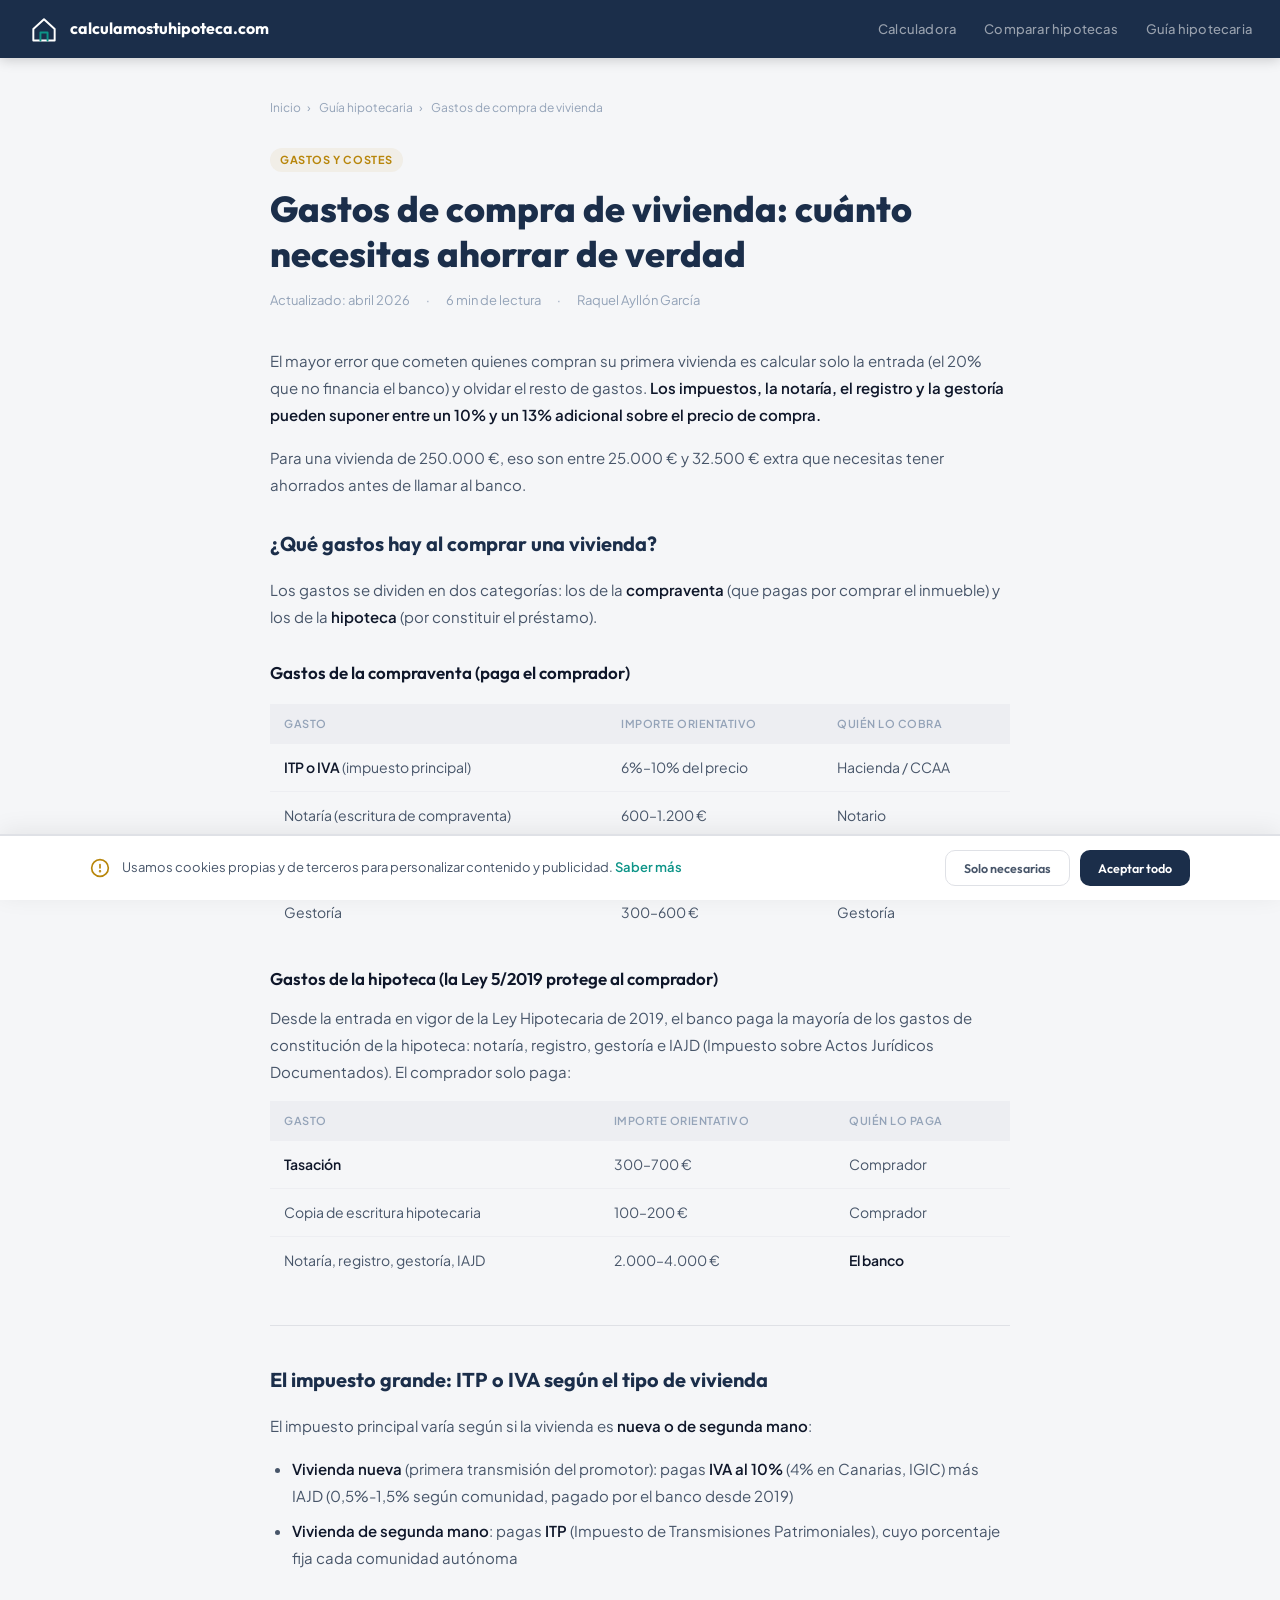
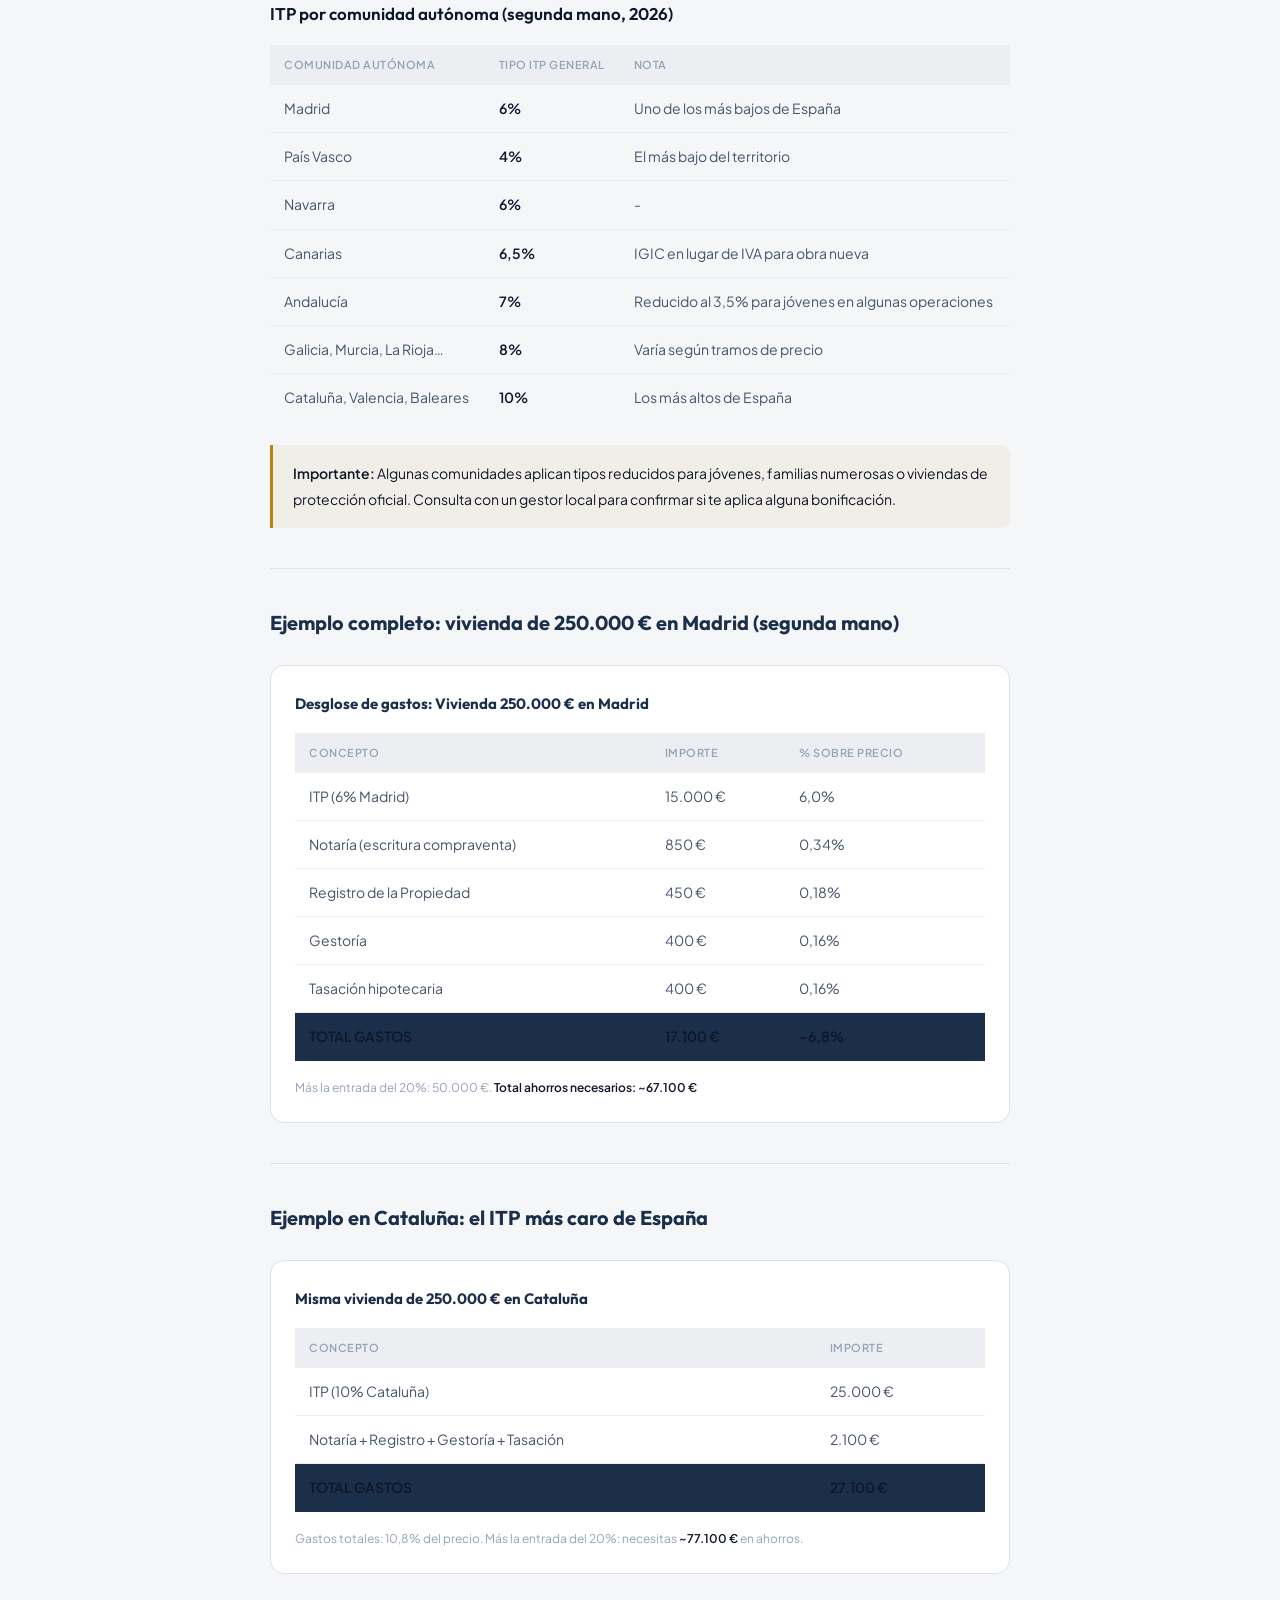
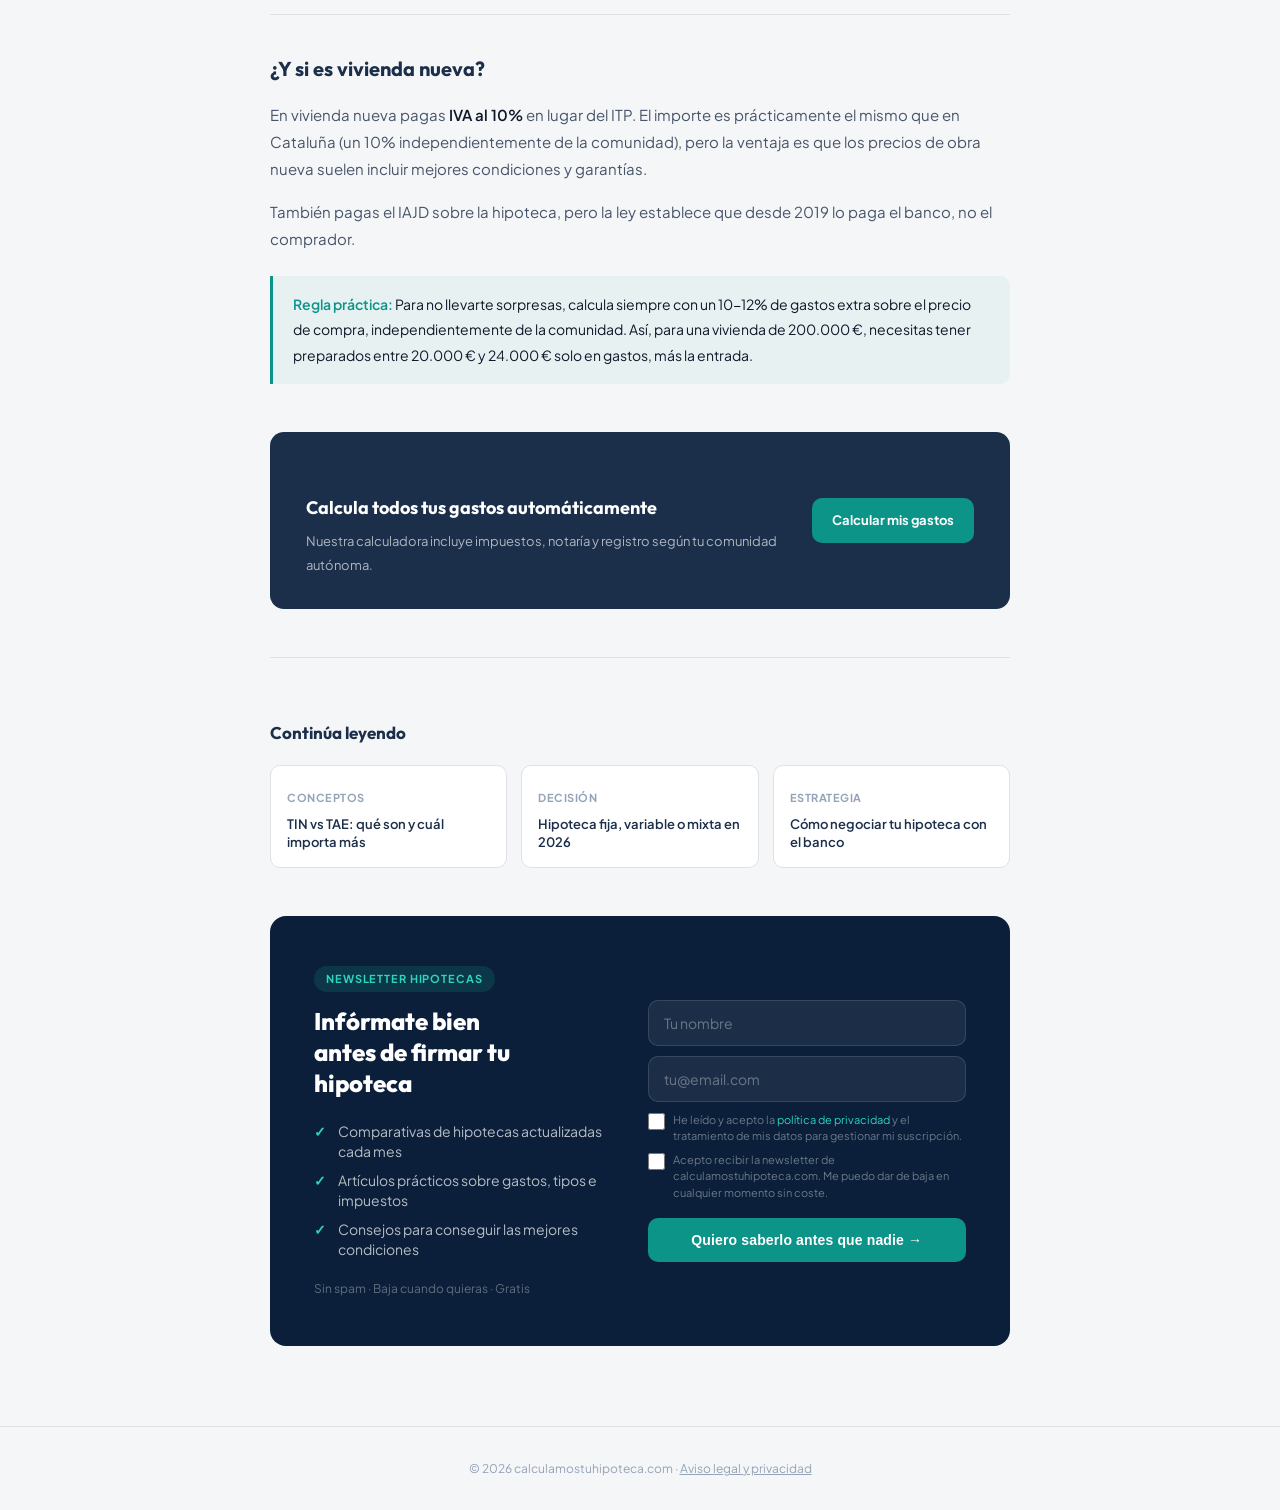
<file: gastos-compra-hipoteca.html>
<!DOCTYPE html>
<html lang="es">
<head>
<meta charset="UTF-8">
<link rel="icon" href="favicon.ico" sizes="32x32">
<link rel="icon" href="favicon.svg" type="image/svg+xml">
<meta name="viewport" content="width=device-width, initial-scale=1.0">
<title>Gastos de compra de vivienda e hipoteca 2026: guía completa | calculamostuhipoteca.com</title>
<meta name="description" content="¿Cuánto dinero necesitas ahorrar para comprar una casa? Desglose completo de impuestos, notaría, registro, tasación y gestoría. Calculado por comunidad autónoma.">
<meta name="robots" content="index, follow">
<meta name="author" content="Raquel Ayllón García">
<link rel="canonical" href="https://calculamostuhipoteca.com/gastos-compra-hipoteca">
<meta property="og:title" content="Gastos de compra de vivienda e hipoteca: cuánto necesitas ahorrar de verdad">
<meta property="og:description" content="Desglose completo de todos los gastos al comprar una vivienda en España: impuestos, notaría, registro y tasación.">
<meta property="og:type" content="article">
<meta property="og:url" content="https://calculamostuhipoteca.com/gastos-compra-hipoteca">
<meta property="og:locale" content="es_ES">
<script type="application/ld+json">
{
  "@context": "https://schema.org",
  "@type": "Article",
  "headline": "Gastos de compra de vivienda e hipoteca: guía completa 2026",
  "description": "Desglose completo de todos los gastos al comprar una vivienda en España. Impuestos, notaría, registro y tasación por comunidad autónoma.",
  "url": "https://calculamostuhipoteca.com/gastos-compra-hipoteca",
  "datePublished": "2026-04-09",
  "dateModified": "2026-04-09",
  "inLanguage": "es-ES",
  "author": {"@type":"Person","name":"Raquel Ayllón García"},
  "publisher": {"@type":"Organization","name":"calculamostuhipoteca.com","url":"https://calculamostuhipoteca.com"},
  "breadcrumb": {
    "@type": "BreadcrumbList",
    "itemListElement": [
      {"@type":"ListItem","position":1,"name":"Inicio","item":"https://calculamostuhipoteca.com/"},
      {"@type":"ListItem","position":2,"name":"Guía hipotecaria","item":"https://calculamostuhipoteca.com/guia-hipotecaria"},
      {"@type":"ListItem","position":3,"name":"Gastos de compra de vivienda"}
    ]
  }
}
</script>
<link rel="preconnect" href="https://fonts.googleapis.com">
<link rel="preconnect" href="https://fonts.gstatic.com" crossorigin>
<link href="https://fonts.googleapis.com/css2?family=Outfit:wght@300;400;500;600;700;800&family=Plus+Jakarta+Sans:ital,wght@0,400;0,500;0,600;0,700;0,800&display=swap" rel="stylesheet">
<link rel="stylesheet" href="style.css">
<style>
  .article-layout{max-width:780px;margin:0 auto;padding:40px 20px 80px}
  .breadcrumb{font-size:12px;color:var(--ink-muted);margin-bottom:28px}
  .breadcrumb a{color:var(--ink-muted);text-decoration:none}
  .breadcrumb a:hover{color:var(--teal)}
  .breadcrumb span{margin:0 6px}
  .article-header{margin-bottom:36px}
  .article-tag{display:inline-block;font-size:11px;font-weight:700;letter-spacing:.6px;text-transform:uppercase;padding:3px 10px;border-radius:99px;background:var(--gold-light);color:var(--gold);margin-bottom:14px}
  .article-header h1{font-family:'Outfit',sans-serif;font-weight:800;font-size:clamp(24px,4vw,36px);color:var(--navy);line-height:1.25;margin-bottom:14px}
  .article-meta{font-size:13px;color:var(--ink-muted);display:flex;gap:16px;align-items:center;flex-wrap:wrap}
  .article-body{font-size:15px;color:var(--ink-soft);line-height:1.8}
  .article-body h2{font-family:'Outfit',sans-serif;font-weight:700;font-size:20px;color:var(--navy);margin:40px 0 14px;padding-top:36px;border-top:1px solid var(--border)}
  .article-body h2:first-of-type{border-top:none;padding-top:0;margin-top:28px}
  .article-body h3{font-family:'Outfit',sans-serif;font-weight:600;font-size:17px;color:var(--ink);margin:28px 0 10px}
  .article-body p{margin-bottom:16px}
  .article-body strong{color:var(--ink);font-weight:600}
  .article-body ul{list-style:disc;padding-left:22px;margin-bottom:16px}
  .article-body ul li{margin-bottom:8px}
  .article-body a{color:var(--teal);text-decoration:none}
  .article-body a:hover{text-decoration:underline}
  .callout{background:var(--teal-light);border-left:3px solid var(--teal);border-radius:0 10px 10px 0;padding:16px 20px;margin:24px 0;font-size:14px;color:var(--ink)}
  .callout strong{color:var(--teal)}
  .warning{background:var(--gold-light);border-left:3px solid var(--gold);border-radius:0 10px 10px 0;padding:16px 20px;margin:24px 0;font-size:14px;color:var(--ink)}
  .compare-table{width:100%;border-collapse:collapse;font-size:14px;margin:16px 0}
  .compare-table th{background:var(--surface-alt);padding:10px 14px;text-align:left;font-weight:600;color:var(--ink-muted);font-size:11px;text-transform:uppercase;letter-spacing:.5px}
  .compare-table td{padding:11px 14px;border-bottom:1px solid var(--surface-alt);color:var(--ink-soft);vertical-align:top}
  .compare-table tr:last-child td{border-bottom:none}
  .total-row td{background:var(--navy);color:#fff!important;font-weight:700}
  .example-box{background:#fff;border:1.5px solid var(--border);border-radius:var(--radius);padding:24px;margin:24px 0}
  .example-box h4{font-family:'Outfit',sans-serif;font-weight:700;font-size:15px;color:var(--navy);margin:0 0 14px}
  .article-cta{background:var(--navy);border-radius:var(--radius);padding:32px 36px;margin:48px 0;display:flex;gap:24px;align-items:center}
  @media(max-width:560px){.article-cta{flex-direction:column;padding:24px 20px;text-align:center}}
  .article-cta-text h3{font-family:'Outfit',sans-serif;font-weight:700;font-size:18px;color:#fff;margin-bottom:6px}
  .article-cta-text p{font-size:13px;color:rgba(255,255,255,0.65);margin:0}
  .article-cta a{background:#0D9488;color:#fff;border-radius:10px;padding:11px 20px;font-size:13px;font-weight:700;text-decoration:none;white-space:nowrap;flex-shrink:0}
  .article-cta a:hover{background:#0f766e}
  .related-articles{margin-top:48px;padding-top:32px;border-top:1px solid var(--border)}
  .related-articles h3{font-family:'Outfit',sans-serif;font-weight:700;font-size:17px;color:var(--navy);margin-bottom:16px}
  .related-grid{display:grid;grid-template-columns:repeat(3,1fr);gap:14px}
  @media(max-width:600px){.related-grid{grid-template-columns:1fr}}
  .related-card{background:var(--surface);border:1.5px solid var(--border);border-radius:10px;padding:16px;text-decoration:none;display:block;transition:border-color .2s}
  .related-card:hover{border-color:var(--teal)}
  .related-card span{font-size:11px;font-weight:700;text-transform:uppercase;letter-spacing:.5px;color:var(--ink-muted)}
  .related-card p{font-size:13px;font-weight:600;color:var(--navy);margin:6px 0 0;line-height:1.4}
  .nl-art{background:#0B1F3A;border-radius:16px;padding:48px 44px;margin-top:48px}
  @media(max-width:600px){.nl-art{padding:32px 22px}}
  .nl-art-inner{display:grid;grid-template-columns:1fr 1.1fr;gap:44px;align-items:center}
  @media(max-width:700px){.nl-art-inner{grid-template-columns:1fr;gap:28px}}
  .nl-art-tag{display:inline-block;background:rgba(13,148,136,.2);color:#2dd4bf;font-size:11px;font-weight:700;text-transform:uppercase;letter-spacing:.08em;border-radius:20px;padding:4px 12px;margin-bottom:14px}
  .nl-art-left h3{color:#fff;font-family:'Outfit',sans-serif;font-weight:800;font-size:24px;line-height:1.3;margin:0 0 18px}
  .nl-art-perks{list-style:none;padding:0;margin:0 0 14px}
  .nl-art-perks li{color:rgba(255,255,255,.7);font-size:14px;padding:5px 0 5px 24px;position:relative;line-height:1.4}
  .nl-art-perks li::before{content:'✓';position:absolute;left:0;color:#2dd4bf;font-weight:700}
  .nl-art-trust{font-size:12px;color:rgba(255,255,255,.35);margin:0}
  .nl-art-right input[type=text],.nl-art-right input[type=email]{display:block;width:100%;padding:13px 15px;border:1.5px solid rgba(255,255,255,.12);border-radius:10px;font-size:14px;font-family:inherit;color:#fff;background:rgba(255,255,255,.07);box-sizing:border-box;margin-bottom:10px}
  .nl-art-right input::placeholder{color:rgba(255,255,255,.35)}
  .nl-art-right input:focus{outline:none;border-color:#2dd4bf;background:rgba(255,255,255,.1)}
  .nl-art-ck{display:flex;gap:8px;align-items:flex-start;font-size:11px;color:rgba(255,255,255,.4);line-height:1.5;margin-bottom:7px;cursor:pointer}
  .nl-art-ck input[type=checkbox]{width:17px;height:17px;margin-top:1px;flex-shrink:0;accent-color:#2dd4bf;cursor:pointer}
  .nl-art-ck a{color:#2dd4bf;text-decoration:none}
  .nl-art-btn{background:#0D9488;color:#fff;border:none;border-radius:10px;padding:14px 20px;font-size:14px;font-weight:700;cursor:pointer;width:100%;margin-top:10px;transition:background .2s;letter-spacing:.01em}
  .nl-art-btn:hover{background:#0f766e}
  .nl-art-btn:disabled{opacity:.6;cursor:not-allowed}
  .nl-art-ok{display:none;color:#2dd4bf;font-size:15px;font-weight:600;line-height:1.5;text-align:center;padding:20px 0}
</style>
</head>
<body>

<nav class="nav">
  <a href="index.html" class="nav-brand">
    <svg class="nav-logo" viewBox="0 0 36 36" fill="none" xmlns="http://www.w3.org/2000/svg" aria-hidden="true">
      <path d="M6 18L18 7L30 18V31H6V18Z" stroke="#fff" stroke-width="2.2" stroke-linecap="round" stroke-linejoin="round"/>
      <path d="M14 31V22H22V31" stroke="#0D9488" stroke-width="2.2" stroke-linecap="round" stroke-linejoin="round"/>
    </svg>
    calculamostuhipoteca.com
  </a>
  <nav class="nav-links" aria-label="Navegación principal">
    <a href="index.html">Calculadora</a>
    <a href="comparar-hipotecas.html">Comparar hipotecas</a>
    <a href="guia-hipotecaria.html" class="active">Guía hipotecaria</a>
  </nav>
</nav>

<div class="article-layout">

  <nav class="breadcrumb" aria-label="Ruta de navegación">
    <a href="index.html">Inicio</a><span>›</span>
    <a href="guia-hipotecaria.html">Guía hipotecaria</a><span>›</span>
    Gastos de compra de vivienda
  </nav>

  <header class="article-header">
    <span class="article-tag">Gastos y costes</span>
    <h1>Gastos de compra de vivienda: cuánto necesitas ahorrar de verdad</h1>
    <div class="article-meta">
      <span>Actualizado: abril 2026</span>
      <span>·</span>
      <span>6 min de lectura</span>
      <span>·</span>
      <span>Raquel Ayllón García</span>
    </div>
  </header>

  <div class="article-body">

    <p>El mayor error que cometen quienes compran su primera vivienda es calcular solo la entrada (el 20% que no financia el banco) y olvidar el resto de gastos. <strong>Los impuestos, la notaría, el registro y la gestoría pueden suponer entre un 10% y un 13% adicional sobre el precio de compra.</strong></p>

    <p>Para una vivienda de 250.000 €, eso son entre 25.000 € y 32.500 € extra que necesitas tener ahorrados antes de llamar al banco.</p>

    <h2>¿Qué gastos hay al comprar una vivienda?</h2>

    <p>Los gastos se dividen en dos categorías: los de la <strong>compraventa</strong> (que pagas por comprar el inmueble) y los de la <strong>hipoteca</strong> (por constituir el préstamo).</p>

    <h3>Gastos de la compraventa (paga el comprador)</h3>

    <table class="compare-table">
      <tr>
        <th>Gasto</th>
        <th>Importe orientativo</th>
        <th>Quién lo cobra</th>
      </tr>
      <tr>
        <td><strong>ITP o IVA</strong> (impuesto principal)</td>
        <td>6%–10% del precio</td>
        <td>Hacienda / CCAA</td>
      </tr>
      <tr>
        <td>Notaría (escritura de compraventa)</td>
        <td>600–1.200 €</td>
        <td>Notario</td>
      </tr>
      <tr>
        <td>Registro de la Propiedad</td>
        <td>300–700 €</td>
        <td>Registro</td>
      </tr>
      <tr>
        <td>Gestoría</td>
        <td>300–600 €</td>
        <td>Gestoría</td>
      </tr>
    </table>

    <h3>Gastos de la hipoteca (la Ley 5/2019 protege al comprador)</h3>

    <p>Desde la entrada en vigor de la Ley Hipotecaria de 2019, el banco paga la mayoría de los gastos de constitución de la hipoteca: notaría, registro, gestoría e IAJD (Impuesto sobre Actos Jurídicos Documentados). El comprador solo paga:</p>

    <table class="compare-table">
      <tr>
        <th>Gasto</th>
        <th>Importe orientativo</th>
        <th>Quién lo paga</th>
      </tr>
      <tr>
        <td><strong>Tasación</strong></td>
        <td>300–700 €</td>
        <td>Comprador</td>
      </tr>
      <tr>
        <td>Copia de escritura hipotecaria</td>
        <td>100–200 €</td>
        <td>Comprador</td>
      </tr>
      <tr>
        <td>Notaría, registro, gestoría, IAJD</td>
        <td>2.000–4.000 €</td>
        <td><strong>El banco</strong></td>
      </tr>
    </table>

    <h2>El impuesto grande: ITP o IVA según el tipo de vivienda</h2>

    <p>El impuesto principal varía según si la vivienda es <strong>nueva o de segunda mano</strong>:</p>

    <ul>
      <li><strong>Vivienda nueva</strong> (primera transmisión del promotor): pagas <strong>IVA al 10%</strong> (4% en Canarias, IGIC) más IAJD (0,5%-1,5% según comunidad, pagado por el banco desde 2019)</li>
      <li><strong>Vivienda de segunda mano</strong>: pagas <strong>ITP</strong> (Impuesto de Transmisiones Patrimoniales), cuyo porcentaje fija cada comunidad autónoma</li>
    </ul>

    <h3>ITP por comunidad autónoma (segunda mano, 2026)</h3>

    <table class="compare-table">
      <tr>
        <th>Comunidad autónoma</th>
        <th>Tipo ITP general</th>
        <th>Nota</th>
      </tr>
      <tr>
        <td>Madrid</td>
        <td><strong>6%</strong></td>
        <td>Uno de los más bajos de España</td>
      </tr>
      <tr>
        <td>País Vasco</td>
        <td><strong>4%</strong></td>
        <td>El más bajo del territorio</td>
      </tr>
      <tr>
        <td>Navarra</td>
        <td><strong>6%</strong></td>
        <td>-</td>
      </tr>
      <tr>
        <td>Canarias</td>
        <td><strong>6,5%</strong></td>
        <td>IGIC en lugar de IVA para obra nueva</td>
      </tr>
      <tr>
        <td>Andalucía</td>
        <td><strong>7%</strong></td>
        <td>Reducido al 3,5% para jóvenes en algunas operaciones</td>
      </tr>
      <tr>
        <td>Galicia, Murcia, La Rioja…</td>
        <td><strong>8%</strong></td>
        <td>Varía según tramos de precio</td>
      </tr>
      <tr>
        <td>Cataluña, Valencia, Baleares</td>
        <td><strong>10%</strong></td>
        <td>Los más altos de España</td>
      </tr>
    </table>

    <div class="warning">
      <strong>Importante:</strong> Algunas comunidades aplican tipos reducidos para jóvenes, familias numerosas o viviendas de protección oficial. Consulta con un gestor local para confirmar si te aplica alguna bonificación.
    </div>

    <h2>Ejemplo completo: vivienda de 250.000 € en Madrid (segunda mano)</h2>

    <div class="example-box">
      <h4>Desglose de gastos: Vivienda 250.000 € en Madrid</h4>
      <table class="compare-table">
        <tr>
          <th>Concepto</th>
          <th>Importe</th>
          <th>% sobre precio</th>
        </tr>
        <tr>
          <td>ITP (6% Madrid)</td>
          <td>15.000 €</td>
          <td>6,0%</td>
        </tr>
        <tr>
          <td>Notaría (escritura compraventa)</td>
          <td>850 €</td>
          <td>0,34%</td>
        </tr>
        <tr>
          <td>Registro de la Propiedad</td>
          <td>450 €</td>
          <td>0,18%</td>
        </tr>
        <tr>
          <td>Gestoría</td>
          <td>400 €</td>
          <td>0,16%</td>
        </tr>
        <tr>
          <td>Tasación hipotecaria</td>
          <td>400 €</td>
          <td>0,16%</td>
        </tr>
        <tr class="total-row">
          <td><strong>TOTAL GASTOS</strong></td>
          <td><strong>17.100 €</strong></td>
          <td><strong>~6,8%</strong></td>
        </tr>
      </table>
      <p style="font-size:12px;color:var(--ink-muted);margin:12px 0 0">Más la entrada del 20%: 50.000 €. <strong>Total ahorros necesarios: ~67.100 €</strong></p>
    </div>

    <h2>Ejemplo en Cataluña: el ITP más caro de España</h2>

    <div class="example-box">
      <h4>Misma vivienda de 250.000 € en Cataluña</h4>
      <table class="compare-table">
        <tr>
          <th>Concepto</th>
          <th>Importe</th>
        </tr>
        <tr>
          <td>ITP (10% Cataluña)</td>
          <td>25.000 €</td>
        </tr>
        <tr>
          <td>Notaría + Registro + Gestoría + Tasación</td>
          <td>2.100 €</td>
        </tr>
        <tr class="total-row">
          <td><strong>TOTAL GASTOS</strong></td>
          <td><strong>27.100 €</strong></td>
        </tr>
      </table>
      <p style="font-size:12px;color:var(--ink-muted);margin:12px 0 0">Gastos totales: 10,8% del precio. Más la entrada del 20%: necesitas <strong>~77.100 €</strong> en ahorros.</p>
    </div>

    <h2>¿Y si es vivienda nueva?</h2>

    <p>En vivienda nueva pagas <strong>IVA al 10%</strong> en lugar del ITP. El importe es prácticamente el mismo que en Cataluña (un 10% independientemente de la comunidad), pero la ventaja es que los precios de obra nueva suelen incluir mejores condiciones y garantías.</p>

    <p>También pagas el IAJD sobre la hipoteca, pero la ley establece que desde 2019 lo paga el banco, no el comprador.</p>

    <div class="callout">
      <strong>Regla práctica:</strong> Para no llevarte sorpresas, calcula siempre con un 10-12% de gastos extra sobre el precio de compra, independientemente de la comunidad. Así, para una vivienda de 200.000 €, necesitas tener preparados entre 20.000 € y 24.000 € solo en gastos, más la entrada.
    </div>

    <div class="article-cta">
      <div class="article-cta-text">
        <h3>Calcula todos tus gastos automáticamente</h3>
        <p>Nuestra calculadora incluye impuestos, notaría y registro según tu comunidad autónoma.</p>
      </div>
      <a href="index.html">Calcular mis gastos</a>
    </div>

    <div class="related-articles">
      <h3>Continúa leyendo</h3>
      <div class="related-grid">
        <a href="tin-vs-tae.html" class="related-card">
          <span>Conceptos</span>
          <p>TIN vs TAE: qué son y cuál importa más</p>
        </a>
        <a href="hipoteca-fija-variable-mixta.html" class="related-card">
          <span>Decisión</span>
          <p>Hipoteca fija, variable o mixta en 2026</p>
        </a>
        <a href="como-negociar-hipoteca.html" class="related-card">
          <span>Estrategia</span>
          <p>Cómo negociar tu hipoteca con el banco</p>
        </a>
      </div>
    </div>

  </div>

  <!-- NEWSLETTER -->
  <div class="nl-art">
    <div class="nl-art-inner">
      <div class="nl-art-left">
        <span class="nl-art-tag">Newsletter hipotecas</span>
        <h3>Infórmate bien<br>antes de firmar tu hipoteca</h3>
        <ul class="nl-art-perks">
          <li>Comparativas de hipotecas actualizadas cada mes</li>
          <li>Artículos prácticos sobre gastos, tipos e impuestos</li>
          <li>Consejos para conseguir las mejores condiciones</li>
        </ul>
        <p class="nl-art-trust">Sin spam · Baja cuando quieras · Gratis</p>
      </div>
      <div class="nl-art-right">
        <div id="nl-art-form">
          <input type="text" id="nlArtName" placeholder="Tu nombre" autocomplete="given-name">
          <input type="email" id="nlArtEmail" placeholder="tu@email.com" autocomplete="email">
          <label class="nl-art-ck">
            <input type="checkbox" id="nlArtC1">
            <span>He leído y acepto la <a href="aviso-legal.html">política de privacidad</a> y el tratamiento de mis datos para gestionar mi suscripción.</span>
          </label>
          <label class="nl-art-ck">
            <input type="checkbox" id="nlArtC2">
            <span>Acepto recibir la newsletter de calculamostuhipoteca.com. Me puedo dar de baja en cualquier momento sin coste.</span>
          </label>
          <button class="nl-art-btn" onclick="nlArtSubscribe()">Quiero saberlo antes que nadie →</button>
        </div>
        <p class="nl-art-ok" id="nl-art-ok">¡Suscripción confirmada! Te avisaremos en cuanto haya novedades.</p>
      </div>
    </div>
  </div>

</div>

<footer class="footer">
  <p>© 2026 calculamostuhipoteca.com · <a href="aviso-legal.html" style="color:var(--ink-muted);text-decoration:underline">Aviso legal y privacidad</a></p>
</footer>

<script src="newsletter.js"></script>
<script src="cookies.js"></script>

<!-- COOKIE BANNER -->
<div id="cookie-banner" class="cookie-banner" role="dialog" aria-label="Aviso de cookies">
  <div class="cookie-inner">
    <div class="cookie-msg">
      <svg width="20" height="20" viewBox="0 0 24 24" fill="none" stroke="currentColor" stroke-width="2" stroke-linecap="round" aria-hidden="true"><circle cx="12" cy="12" r="10"/><path d="M12 8v4"/><circle cx="12" cy="16" r=".5" fill="currentColor"/></svg>
      <p>Usamos cookies propias y de terceros para personalizar contenido y publicidad. <a href="aviso-legal.html">Saber más</a></p>
    </div>
    <div class="cookie-btns">
      <button class="cookie-btn-reject" onclick="rejectCookies()">Solo necesarias</button>
      <button class="cookie-btn-accept" onclick="acceptCookies()">Aceptar todo</button>
    </div>
  </div>
</div>
</body>
</html>
</file>
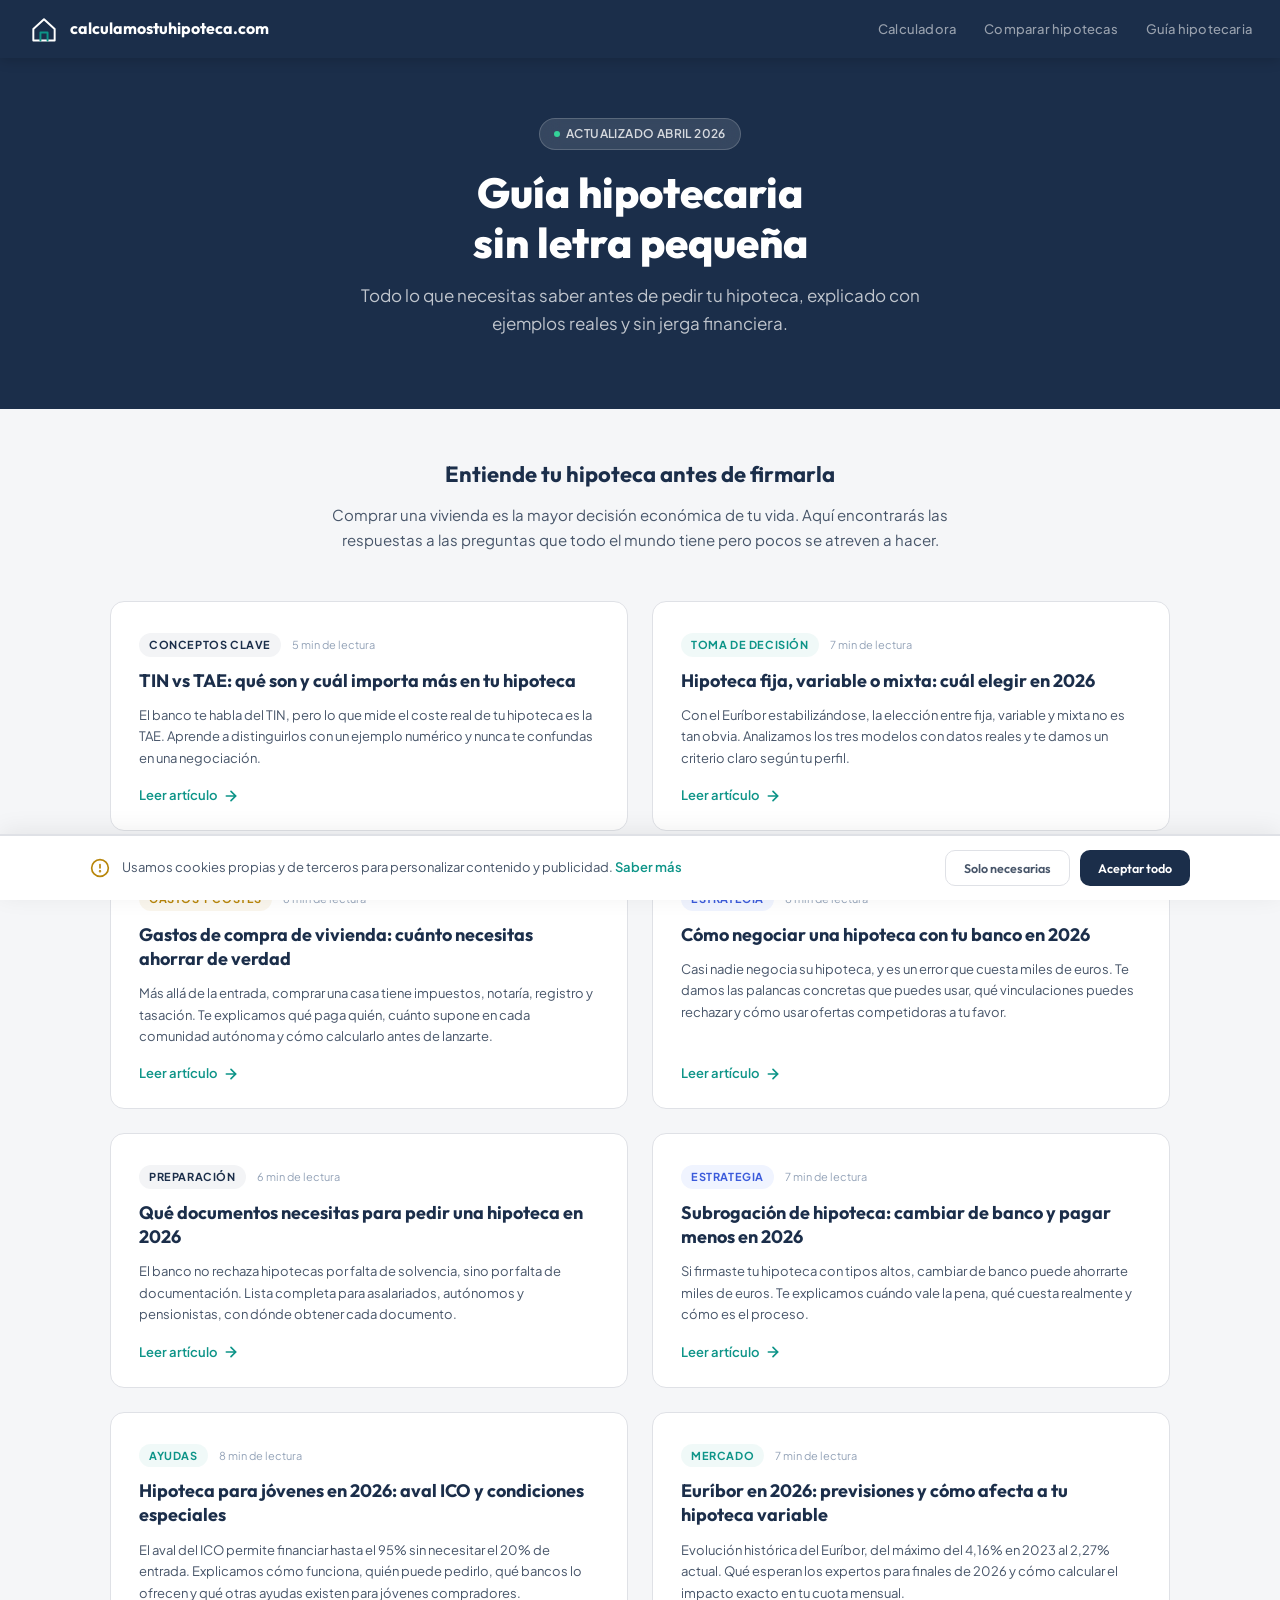
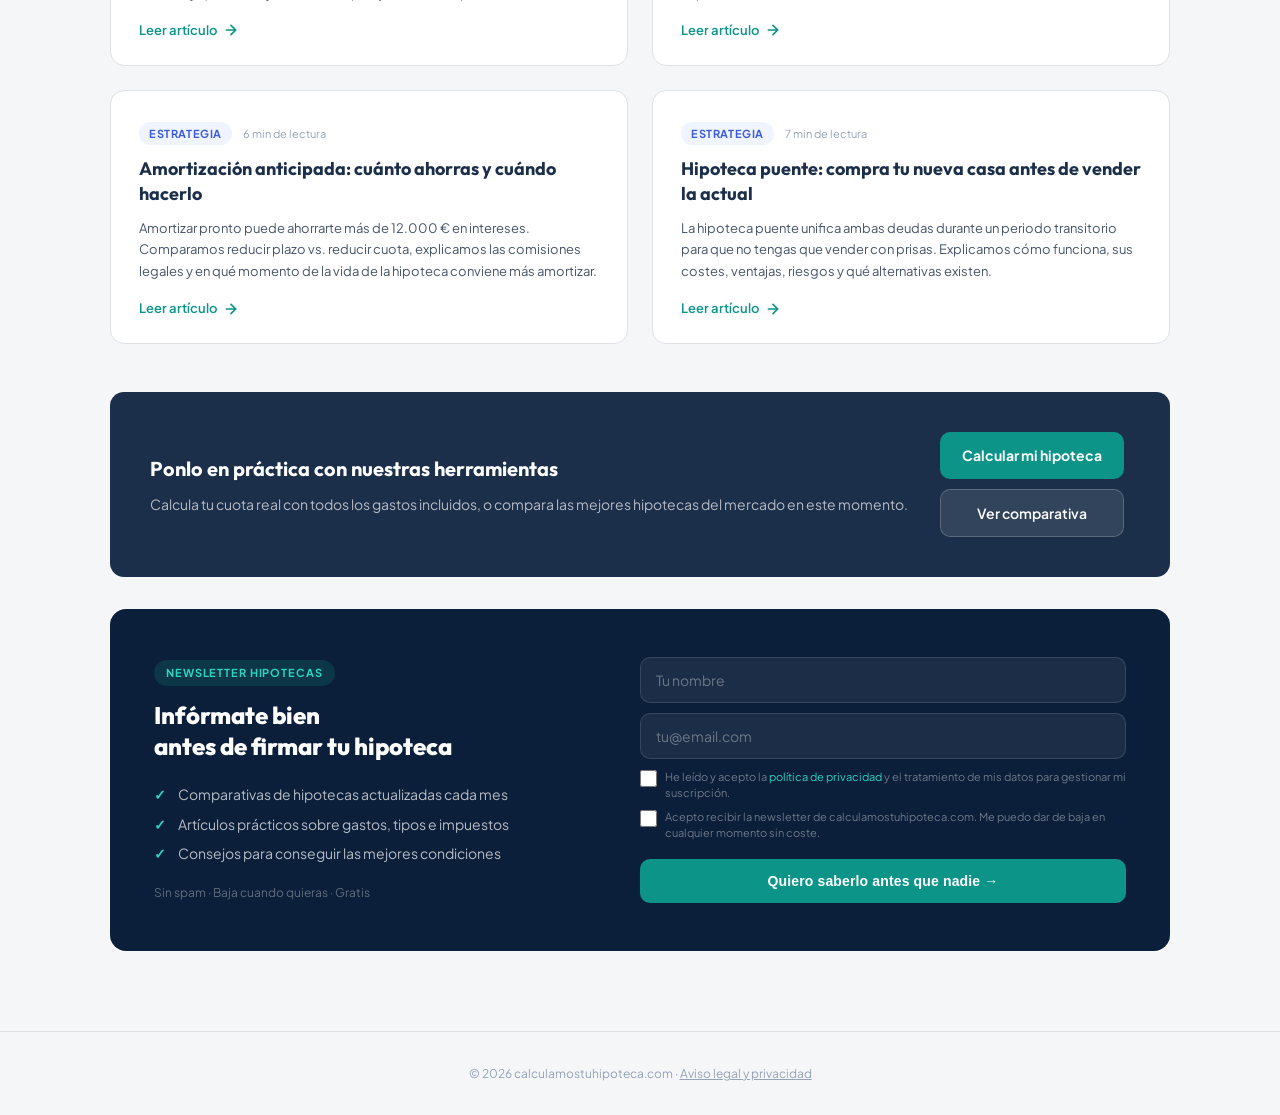
<file: guia-hipotecaria.html>
<!DOCTYPE html>
<html lang="es">
<head>
<meta charset="UTF-8">
<link rel="icon" href="favicon.ico" sizes="32x32">
<link rel="icon" href="favicon.svg" type="image/svg+xml">
<meta name="viewport" content="width=device-width, initial-scale=1.0">
<title>Guía Hipotecaria 2026: Todo lo que necesitas saber | calculamostuhipoteca.com</title>
<meta name="description" content="Guía completa sobre hipotecas en España: TIN y TAE, tipos de hipoteca, gastos de compra, cómo negociar con el banco. Explicado sin jerga financiera.">
<meta name="robots" content="index, follow">
<meta name="author" content="Raquel Ayllón García">
<link rel="canonical" href="https://calculamostuhipoteca.com/guia-hipotecaria">
<meta property="og:title" content="Guía Hipotecaria 2026: Todo lo que necesitas saber | calculamostuhipoteca.com">
<meta property="og:description" content="Todo lo que necesitas saber antes de pedir tu hipoteca: TIN, TAE, tipos, gastos y negociación.">
<meta property="og:type" content="website">
<meta property="og:url" content="https://calculamostuhipoteca.com/guia-hipotecaria">
<meta property="og:locale" content="es_ES">
<script type="application/ld+json">
{
  "@context": "https://schema.org",
  "@graph": [
    {
      "@type": "WebPage",
      "@id": "https://calculamostuhipoteca.com/guia-hipotecaria#page",
      "name": "Guía Hipotecaria 2026",
      "url": "https://calculamostuhipoteca.com/guia-hipotecaria",
      "description": "Guía completa sobre hipotecas en España: TIN y TAE, tipos, gastos de compra y cómo negociar.",
      "inLanguage": "es-ES",
      "dateModified": "2026-04-09"
    },
    {
      "@type": "ItemList",
      "name": "Guía hipotecaria: Artículos",
      "numberOfItems": 10,
      "itemListElement": [
        {"@type":"ListItem","position":1,"name":"TIN vs TAE: qué son y cuál importa más en una hipoteca","url":"https://calculamostuhipoteca.com/tin-vs-tae"},
        {"@type":"ListItem","position":2,"name":"Hipoteca fija, variable o mixta: cuál elegir en 2026","url":"https://calculamostuhipoteca.com/hipoteca-fija-variable-mixta"},
        {"@type":"ListItem","position":3,"name":"Gastos de compra de vivienda e hipoteca: guía completa 2026","url":"https://calculamostuhipoteca.com/gastos-compra-hipoteca"},
        {"@type":"ListItem","position":4,"name":"Cómo negociar una hipoteca con tu banco en 2026","url":"https://calculamostuhipoteca.com/como-negociar-hipoteca"},
        {"@type":"ListItem","position":5,"name":"Qué documentos necesitas para pedir una hipoteca en 2026","url":"https://calculamostuhipoteca.com/documentos-hipoteca"},
        {"@type":"ListItem","position":6,"name":"Subrogación de hipoteca: cambiar de banco y pagar menos en 2026","url":"https://calculamostuhipoteca.com/subrogacion-hipoteca"},
        {"@type":"ListItem","position":7,"name":"Hipoteca para jóvenes en 2026: aval ICO y condiciones especiales","url":"https://calculamostuhipoteca.com/hipoteca-jovenes"},
        {"@type":"ListItem","position":8,"name":"Euríbor en 2026: previsiones y cómo afecta a tu hipoteca variable","url":"https://calculamostuhipoteca.com/euribor-2026"},
        {"@type":"ListItem","position":9,"name":"Amortización anticipada: cuánto ahorras y cómo hacerlo bien","url":"https://calculamostuhipoteca.com/amortizacion-anticipada"},
        {"@type":"ListItem","position":10,"name":"Hipoteca puente en 2026: compra antes de vender tu casa actual","url":"https://calculamostuhipoteca.com/hipoteca-puente"}
      ]
    }
  ]
}
</script>
<link rel="preconnect" href="https://fonts.googleapis.com">
<link rel="preconnect" href="https://fonts.gstatic.com" crossorigin>
<link href="https://fonts.googleapis.com/css2?family=Outfit:wght@300;400;500;600;700;800&family=Plus+Jakarta+Sans:ital,wght@0,400;0,500;0,600;0,700;0,800&display=swap" rel="stylesheet">
<link rel="stylesheet" href="style.css">
<style>
  .guide-hero{background:var(--navy);padding:60px 20px 72px;text-align:center}
  .guide-hero h1{font-family:'Outfit',sans-serif;font-weight:800;font-size:clamp(26px,4vw,42px);color:#fff;margin-bottom:14px;line-height:1.2}
  .guide-hero p{font-size:17px;color:rgba(255,255,255,0.72);max-width:560px;margin:0 auto;line-height:1.6}
  .guide-hero .hero-pill{display:inline-flex;align-items:center;gap:6px;background:rgba(255,255,255,0.12);border:1px solid rgba(255,255,255,0.18);border-radius:99px;padding:5px 14px;font-size:12px;font-weight:600;color:rgba(255,255,255,0.8);margin-bottom:18px;letter-spacing:.4px;text-transform:uppercase}
  .guide-hero .dot{width:6px;height:6px;border-radius:50%;background:#34D399;display:inline-block}

  .guide-wrap{max-width:1100px;margin:0 auto;padding:48px 20px 80px}
  .guide-intro{max-width:680px;margin:0 auto 48px;text-align:center}
  .guide-intro h2{font-family:'Outfit',sans-serif;font-weight:700;font-size:22px;color:var(--navy);margin-bottom:10px}
  .guide-intro p{font-size:15px;color:var(--ink-soft);line-height:1.7}

  .articles-grid{display:grid;grid-template-columns:repeat(2,1fr);gap:24px}
  @media(max-width:680px){.articles-grid{grid-template-columns:1fr}}

  .article-card{background:#fff;border:1.5px solid var(--border);border-radius:var(--radius);padding:28px 28px 24px;text-decoration:none;display:flex;flex-direction:column;gap:12px;transition:border-color .2s,box-shadow .2s}
  .article-card:hover{border-color:var(--teal);box-shadow:0 4px 20px rgba(13,148,136,0.1)}
  .article-tag{display:inline-block;font-size:11px;font-weight:700;letter-spacing:.6px;text-transform:uppercase;padding:3px 10px;border-radius:99px}
  .article-tag.concept{background:var(--navy-light);color:var(--navy)}
  .article-tag.decision{background:var(--teal-light);color:var(--teal)}
  .article-tag.costs{background:var(--gold-light);color:var(--gold)}
  .article-tag.tactic{background:#F0F4FF;color:#3B5BDB}
  .article-card h3{font-family:'Outfit',sans-serif;font-weight:700;font-size:18px;color:var(--navy);line-height:1.35;margin:0}
  .article-card p{font-size:13px;color:var(--ink-soft);line-height:1.65;margin:0;flex:1}
  .article-read{display:inline-flex;align-items:center;gap:6px;font-size:13px;font-weight:600;color:var(--teal);margin-top:4px}
  .article-read svg{transition:transform .2s}
  .article-card:hover .article-read svg{transform:translateX(4px)}
  .article-meta{font-size:11px;color:var(--ink-muted)}

  .guide-cta{background:var(--navy);border-radius:var(--radius);padding:40px 40px;display:flex;gap:32px;align-items:center;margin-top:48px}
  @media(max-width:640px){.guide-cta{flex-direction:column;padding:28px 24px;text-align:center}}
  .guide-cta-text h3{font-family:'Outfit',sans-serif;font-weight:700;font-size:20px;color:#fff;margin-bottom:8px}
  .guide-cta-text p{font-size:14px;color:rgba(255,255,255,0.68);line-height:1.6;margin:0}
  .guide-cta-btns{display:flex;flex-direction:column;gap:10px;flex-shrink:0}
  .btn-cta-primary{background:#0D9488;color:#fff;border:none;border-radius:10px;padding:12px 22px;font-size:14px;font-weight:700;cursor:pointer;text-decoration:none;white-space:nowrap;text-align:center}
  .btn-cta-secondary{background:rgba(255,255,255,0.1);color:#fff;border:1px solid rgba(255,255,255,0.2);border-radius:10px;padding:12px 22px;font-size:14px;font-weight:600;cursor:pointer;text-decoration:none;white-space:nowrap;text-align:center}
  .btn-cta-primary:hover{background:#0f766e}
  .btn-cta-secondary:hover{background:rgba(255,255,255,0.16)}

  .nl-art{background:#0B1F3A;border-radius:16px;padding:48px 44px;margin-top:32px}
  @media(max-width:600px){.nl-art{padding:32px 22px}}
  .nl-art-inner{display:grid;grid-template-columns:1fr 1.1fr;gap:44px;align-items:center}
  @media(max-width:700px){.nl-art-inner{grid-template-columns:1fr;gap:28px}}
  .nl-art-tag{display:inline-block;background:rgba(13,148,136,.2);color:#2dd4bf;font-size:11px;font-weight:700;text-transform:uppercase;letter-spacing:.08em;border-radius:20px;padding:4px 12px;margin-bottom:14px}
  .nl-art-left h3{color:#fff;font-family:'Outfit',sans-serif;font-weight:800;font-size:24px;line-height:1.3;margin:0 0 18px}
  .nl-art-perks{list-style:none;padding:0;margin:0 0 14px}
  .nl-art-perks li{color:rgba(255,255,255,.7);font-size:14px;padding:5px 0 5px 24px;position:relative;line-height:1.4}
  .nl-art-perks li::before{content:'✓';position:absolute;left:0;color:#2dd4bf;font-weight:700}
  .nl-art-trust{font-size:12px;color:rgba(255,255,255,.35);margin:0}
  .nl-art-right input[type=text],.nl-art-right input[type=email]{display:block;width:100%;padding:13px 15px;border:1.5px solid rgba(255,255,255,.12);border-radius:10px;font-size:14px;font-family:inherit;color:#fff;background:rgba(255,255,255,.07);box-sizing:border-box;margin-bottom:10px}
  .nl-art-right input::placeholder{color:rgba(255,255,255,.35)}
  .nl-art-right input:focus{outline:none;border-color:#2dd4bf;background:rgba(255,255,255,.1)}
  .nl-art-ck{display:flex;gap:8px;align-items:flex-start;font-size:11px;color:rgba(255,255,255,.4);line-height:1.5;margin-bottom:7px;cursor:pointer}
  .nl-art-ck input[type=checkbox]{width:17px;height:17px;margin-top:1px;flex-shrink:0;accent-color:#2dd4bf;cursor:pointer}
  .nl-art-ck a{color:#2dd4bf;text-decoration:none}
  .nl-art-btn{background:#0D9488;color:#fff;border:none;border-radius:10px;padding:14px 20px;font-size:14px;font-weight:700;cursor:pointer;width:100%;margin-top:10px;transition:background .2s;letter-spacing:.01em}
  .nl-art-btn:hover{background:#0f766e}
  .nl-art-btn:disabled{opacity:.6;cursor:not-allowed}
  .nl-art-ok{display:none;color:#2dd4bf;font-size:15px;font-weight:600;line-height:1.5;text-align:center;padding:20px 0}
</style>
</head>
<body>

<nav class="nav">
  <a href="index.html" class="nav-brand">
    <svg class="nav-logo" viewBox="0 0 36 36" fill="none" xmlns="http://www.w3.org/2000/svg" aria-hidden="true">
      <path d="M6 18L18 7L30 18V31H6V18Z" stroke="#fff" stroke-width="2.2" stroke-linecap="round" stroke-linejoin="round"/>
      <path d="M14 31V22H22V31" stroke="#0D9488" stroke-width="2.2" stroke-linecap="round" stroke-linejoin="round"/>
    </svg>
    calculamostuhipoteca.com
  </a>
  <nav class="nav-links" aria-label="Navegación principal">
    <a href="index.html">Calculadora</a>
    <a href="comparar-hipotecas.html">Comparar hipotecas</a>
    <a href="guia-hipotecaria.html" class="active">Guía hipotecaria</a>
  </nav>
</nav>

<header class="guide-hero">
  <div class="hero-pill"><span class="dot" aria-hidden="true"></span> Actualizado abril 2026</div>
  <h1>Guía hipotecaria<br>sin letra pequeña</h1>
  <p>Todo lo que necesitas saber antes de pedir tu hipoteca, explicado con ejemplos reales y sin jerga financiera.</p>
</header>

<div class="guide-wrap">

  <div class="guide-intro">
    <h2>Entiende tu hipoteca antes de firmarla</h2>
    <p>Comprar una vivienda es la mayor decisión económica de tu vida. Aquí encontrarás las respuestas a las preguntas que todo el mundo tiene pero pocos se atreven a hacer.</p>
  </div>

  <div class="articles-grid">

    <a href="tin-vs-tae.html" class="article-card">
      <div>
        <span class="article-tag concept">Conceptos clave</span>
        <span class="article-meta" style="margin-left:8px">5 min de lectura</span>
      </div>
      <h3>TIN vs TAE: qué son y cuál importa más en tu hipoteca</h3>
      <p>El banco te habla del TIN, pero lo que mide el coste real de tu hipoteca es la TAE. Aprende a distinguirlos con un ejemplo numérico y nunca te confundas en una negociación.</p>
      <span class="article-read">
        Leer artículo
        <svg width="16" height="16" viewBox="0 0 24 24" fill="none" stroke="currentColor" stroke-width="2.5" stroke-linecap="round" aria-hidden="true"><path d="M5 12h14M12 5l7 7-7 7"/></svg>
      </span>
    </a>

    <a href="hipoteca-fija-variable-mixta.html" class="article-card">
      <div>
        <span class="article-tag decision">Toma de decisión</span>
        <span class="article-meta" style="margin-left:8px">7 min de lectura</span>
      </div>
      <h3>Hipoteca fija, variable o mixta: cuál elegir en 2026</h3>
      <p>Con el Euríbor estabilizándose, la elección entre fija, variable y mixta no es tan obvia. Analizamos los tres modelos con datos reales y te damos un criterio claro según tu perfil.</p>
      <span class="article-read">
        Leer artículo
        <svg width="16" height="16" viewBox="0 0 24 24" fill="none" stroke="currentColor" stroke-width="2.5" stroke-linecap="round" aria-hidden="true"><path d="M5 12h14M12 5l7 7-7 7"/></svg>
      </span>
    </a>

    <a href="gastos-compra-hipoteca.html" class="article-card">
      <div>
        <span class="article-tag costs">Gastos y costes</span>
        <span class="article-meta" style="margin-left:8px">6 min de lectura</span>
      </div>
      <h3>Gastos de compra de vivienda: cuánto necesitas ahorrar de verdad</h3>
      <p>Más allá de la entrada, comprar una casa tiene impuestos, notaría, registro y tasación. Te explicamos qué paga quién, cuánto supone en cada comunidad autónoma y cómo calcularlo antes de lanzarte.</p>
      <span class="article-read">
        Leer artículo
        <svg width="16" height="16" viewBox="0 0 24 24" fill="none" stroke="currentColor" stroke-width="2.5" stroke-linecap="round" aria-hidden="true"><path d="M5 12h14M12 5l7 7-7 7"/></svg>
      </span>
    </a>

    <a href="como-negociar-hipoteca.html" class="article-card">
      <div>
        <span class="article-tag tactic">Estrategia</span>
        <span class="article-meta" style="margin-left:8px">8 min de lectura</span>
      </div>
      <h3>Cómo negociar una hipoteca con tu banco en 2026</h3>
      <p>Casi nadie negocia su hipoteca, y es un error que cuesta miles de euros. Te damos las palancas concretas que puedes usar, qué vinculaciones puedes rechazar y cómo usar ofertas competidoras a tu favor.</p>
      <span class="article-read">
        Leer artículo
        <svg width="16" height="16" viewBox="0 0 24 24" fill="none" stroke="currentColor" stroke-width="2.5" stroke-linecap="round" aria-hidden="true"><path d="M5 12h14M12 5l7 7-7 7"/></svg>
      </span>
    </a>

    <a href="documentos-hipoteca.html" class="article-card">
      <div>
        <span class="article-tag concept">Preparación</span>
        <span class="article-meta" style="margin-left:8px">6 min de lectura</span>
      </div>
      <h3>Qué documentos necesitas para pedir una hipoteca en 2026</h3>
      <p>El banco no rechaza hipotecas por falta de solvencia, sino por falta de documentación. Lista completa para asalariados, autónomos y pensionistas, con dónde obtener cada documento.</p>
      <span class="article-read">
        Leer artículo
        <svg width="16" height="16" viewBox="0 0 24 24" fill="none" stroke="currentColor" stroke-width="2.5" stroke-linecap="round" aria-hidden="true"><path d="M5 12h14M12 5l7 7-7 7"/></svg>
      </span>
    </a>

    <a href="subrogacion-hipoteca.html" class="article-card">
      <div>
        <span class="article-tag tactic">Estrategia</span>
        <span class="article-meta" style="margin-left:8px">7 min de lectura</span>
      </div>
      <h3>Subrogación de hipoteca: cambiar de banco y pagar menos en 2026</h3>
      <p>Si firmaste tu hipoteca con tipos altos, cambiar de banco puede ahorrarte miles de euros. Te explicamos cuándo vale la pena, qué cuesta realmente y cómo es el proceso.</p>
      <span class="article-read">
        Leer artículo
        <svg width="16" height="16" viewBox="0 0 24 24" fill="none" stroke="currentColor" stroke-width="2.5" stroke-linecap="round" aria-hidden="true"><path d="M5 12h14M12 5l7 7-7 7"/></svg>
      </span>
    </a>

    <a href="hipoteca-jovenes.html" class="article-card">
      <div>
        <span class="article-tag decision">Ayudas</span>
        <span class="article-meta" style="margin-left:8px">8 min de lectura</span>
      </div>
      <h3>Hipoteca para jóvenes en 2026: aval ICO y condiciones especiales</h3>
      <p>El aval del ICO permite financiar hasta el 95% sin necesitar el 20% de entrada. Explicamos cómo funciona, quién puede pedirlo, qué bancos lo ofrecen y qué otras ayudas existen para jóvenes compradores.</p>
      <span class="article-read">
        Leer artículo
        <svg width="16" height="16" viewBox="0 0 24 24" fill="none" stroke="currentColor" stroke-width="2.5" stroke-linecap="round" aria-hidden="true"><path d="M5 12h14M12 5l7 7-7 7"/></svg>
      </span>
    </a>

    <a href="euribor-2026.html" class="article-card">
      <div>
        <span class="article-tag" style="background:rgba(13,148,136,0.06);color:var(--teal)">Mercado</span>
        <span class="article-meta" style="margin-left:8px">7 min de lectura</span>
      </div>
      <h3>Euríbor en 2026: previsiones y cómo afecta a tu hipoteca variable</h3>
      <p>Evolución histórica del Euríbor, del máximo del 4,16% en 2023 al 2,27% actual. Qué esperan los expertos para finales de 2026 y cómo calcular el impacto exacto en tu cuota mensual.</p>
      <span class="article-read">
        Leer artículo
        <svg width="16" height="16" viewBox="0 0 24 24" fill="none" stroke="currentColor" stroke-width="2.5" stroke-linecap="round" aria-hidden="true"><path d="M5 12h14M12 5l7 7-7 7"/></svg>
      </span>
    </a>

    <a href="amortizacion-anticipada.html" class="article-card">
      <div>
        <span class="article-tag tactic">Estrategia</span>
        <span class="article-meta" style="margin-left:8px">6 min de lectura</span>
      </div>
      <h3>Amortización anticipada: cuánto ahorras y cuándo hacerlo</h3>
      <p>Amortizar pronto puede ahorrarte más de 12.000 € en intereses. Comparamos reducir plazo vs. reducir cuota, explicamos las comisiones legales y en qué momento de la vida de la hipoteca conviene más amortizar.</p>
      <span class="article-read">
        Leer artículo
        <svg width="16" height="16" viewBox="0 0 24 24" fill="none" stroke="currentColor" stroke-width="2.5" stroke-linecap="round" aria-hidden="true"><path d="M5 12h14M12 5l7 7-7 7"/></svg>
      </span>
    </a>

    <a href="hipoteca-puente.html" class="article-card">
      <div>
        <span class="article-tag tactic">Estrategia</span>
        <span class="article-meta" style="margin-left:8px">7 min de lectura</span>
      </div>
      <h3>Hipoteca puente: compra tu nueva casa antes de vender la actual</h3>
      <p>La hipoteca puente unifica ambas deudas durante un periodo transitorio para que no tengas que vender con prisas. Explicamos cómo funciona, sus costes, ventajas, riesgos y qué alternativas existen.</p>
      <span class="article-read">
        Leer artículo
        <svg width="16" height="16" viewBox="0 0 24 24" fill="none" stroke="currentColor" stroke-width="2.5" stroke-linecap="round" aria-hidden="true"><path d="M5 12h14M12 5l7 7-7 7"/></svg>
      </span>
    </a>

  </div>

  <!-- CTA Tools -->
  <div class="guide-cta">
    <div class="guide-cta-text">
      <h3>Ponlo en práctica con nuestras herramientas</h3>
      <p>Calcula tu cuota real con todos los gastos incluidos, o compara las mejores hipotecas del mercado en este momento.</p>
    </div>
    <div class="guide-cta-btns">
      <a href="index.html" class="btn-cta-primary">Calcular mi hipoteca</a>
      <a href="comparar-hipotecas.html" class="btn-cta-secondary">Ver comparativa</a>
    </div>
  </div>

  <!-- Newsletter inline -->
  <div class="nl-art">
    <div class="nl-art-inner">
      <div class="nl-art-left">
        <span class="nl-art-tag">Newsletter hipotecas</span>
        <h3>Infórmate bien<br>antes de firmar tu hipoteca</h3>
        <ul class="nl-art-perks">
          <li>Comparativas de hipotecas actualizadas cada mes</li>
          <li>Artículos prácticos sobre gastos, tipos e impuestos</li>
          <li>Consejos para conseguir las mejores condiciones</li>
        </ul>
        <p class="nl-art-trust">Sin spam · Baja cuando quieras · Gratis</p>
      </div>
      <div class="nl-art-right">
        <div id="nl-hub-form">
          <input type="text" id="nlhName" placeholder="Tu nombre" autocomplete="given-name">
          <input type="email" id="nlhEmail" placeholder="tu@email.com" autocomplete="email">
          <label class="nl-art-ck">
            <input type="checkbox" id="nlhC1">
            <span>He leído y acepto la <a href="aviso-legal.html">política de privacidad</a> y el tratamiento de mis datos para gestionar mi suscripción.</span>
          </label>
          <label class="nl-art-ck">
            <input type="checkbox" id="nlhC2">
            <span>Acepto recibir la newsletter de calculamostuhipoteca.com. Me puedo dar de baja en cualquier momento sin coste.</span>
          </label>
          <button class="nl-art-btn" onclick="nlHubSubscribe()">Quiero saberlo antes que nadie →</button>
        </div>
        <p class="nl-art-ok" id="nl-hub-ok">¡Suscripción confirmada! Te avisaremos en cuanto haya novedades.</p>
      </div>
    </div>
  </div>

</div>

<footer class="footer">
  <p>© 2026 calculamostuhipoteca.com · <a href="aviso-legal.html" style="color:var(--ink-muted);text-decoration:underline">Aviso legal y privacidad</a></p>
</footer>

<script src="newsletter.js"></script>
<script src="cookies.js"></script>

<!-- COOKIE BANNER -->
<div id="cookie-banner" class="cookie-banner" role="dialog" aria-label="Aviso de cookies">
  <div class="cookie-inner">
    <div class="cookie-msg">
      <svg width="20" height="20" viewBox="0 0 24 24" fill="none" stroke="currentColor" stroke-width="2" stroke-linecap="round" aria-hidden="true"><circle cx="12" cy="12" r="10"/><path d="M12 8v4"/><circle cx="12" cy="16" r=".5" fill="currentColor"/></svg>
      <p>Usamos cookies propias y de terceros para personalizar contenido y publicidad. <a href="aviso-legal.html">Saber más</a></p>
    </div>
    <div class="cookie-btns">
      <button class="cookie-btn-reject" onclick="rejectCookies()">Solo necesarias</button>
      <button class="cookie-btn-accept" onclick="acceptCookies()">Aceptar todo</button>
    </div>
  </div>
</div>
</body>
</html>
</file>
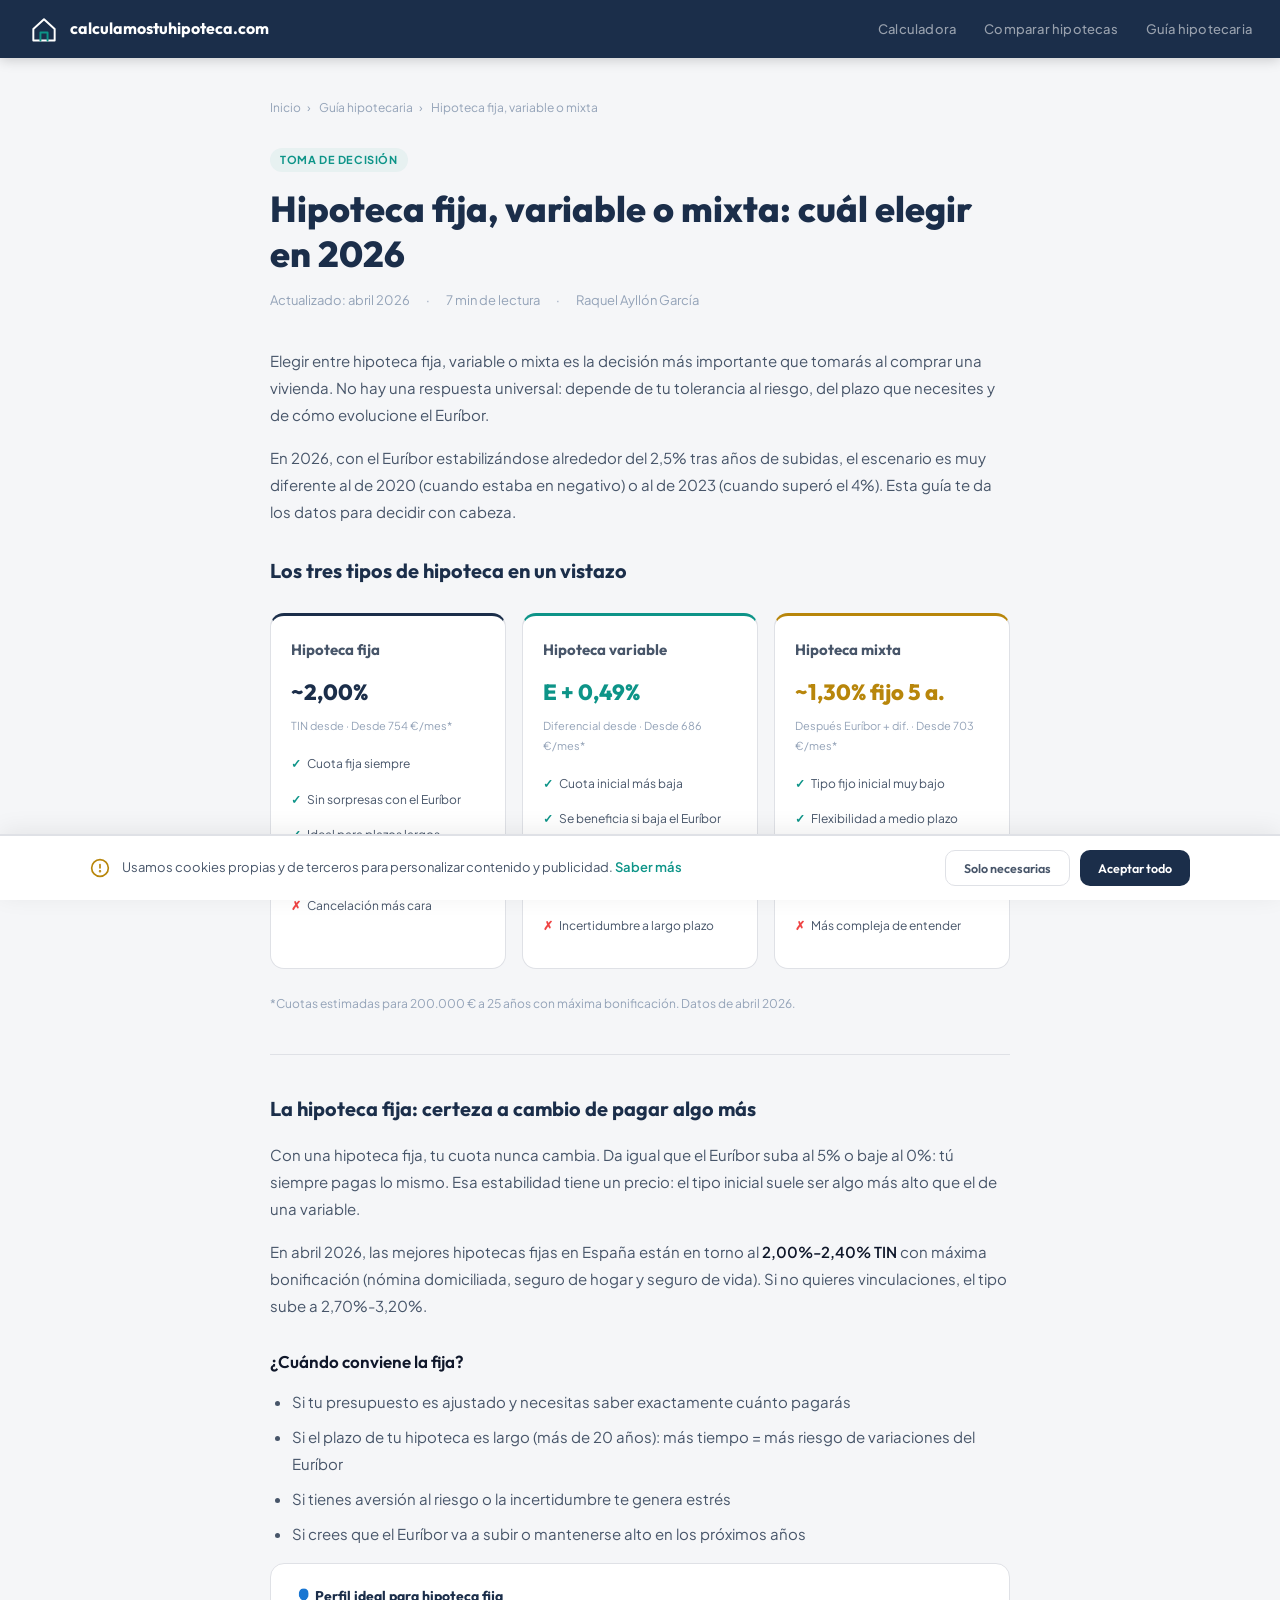
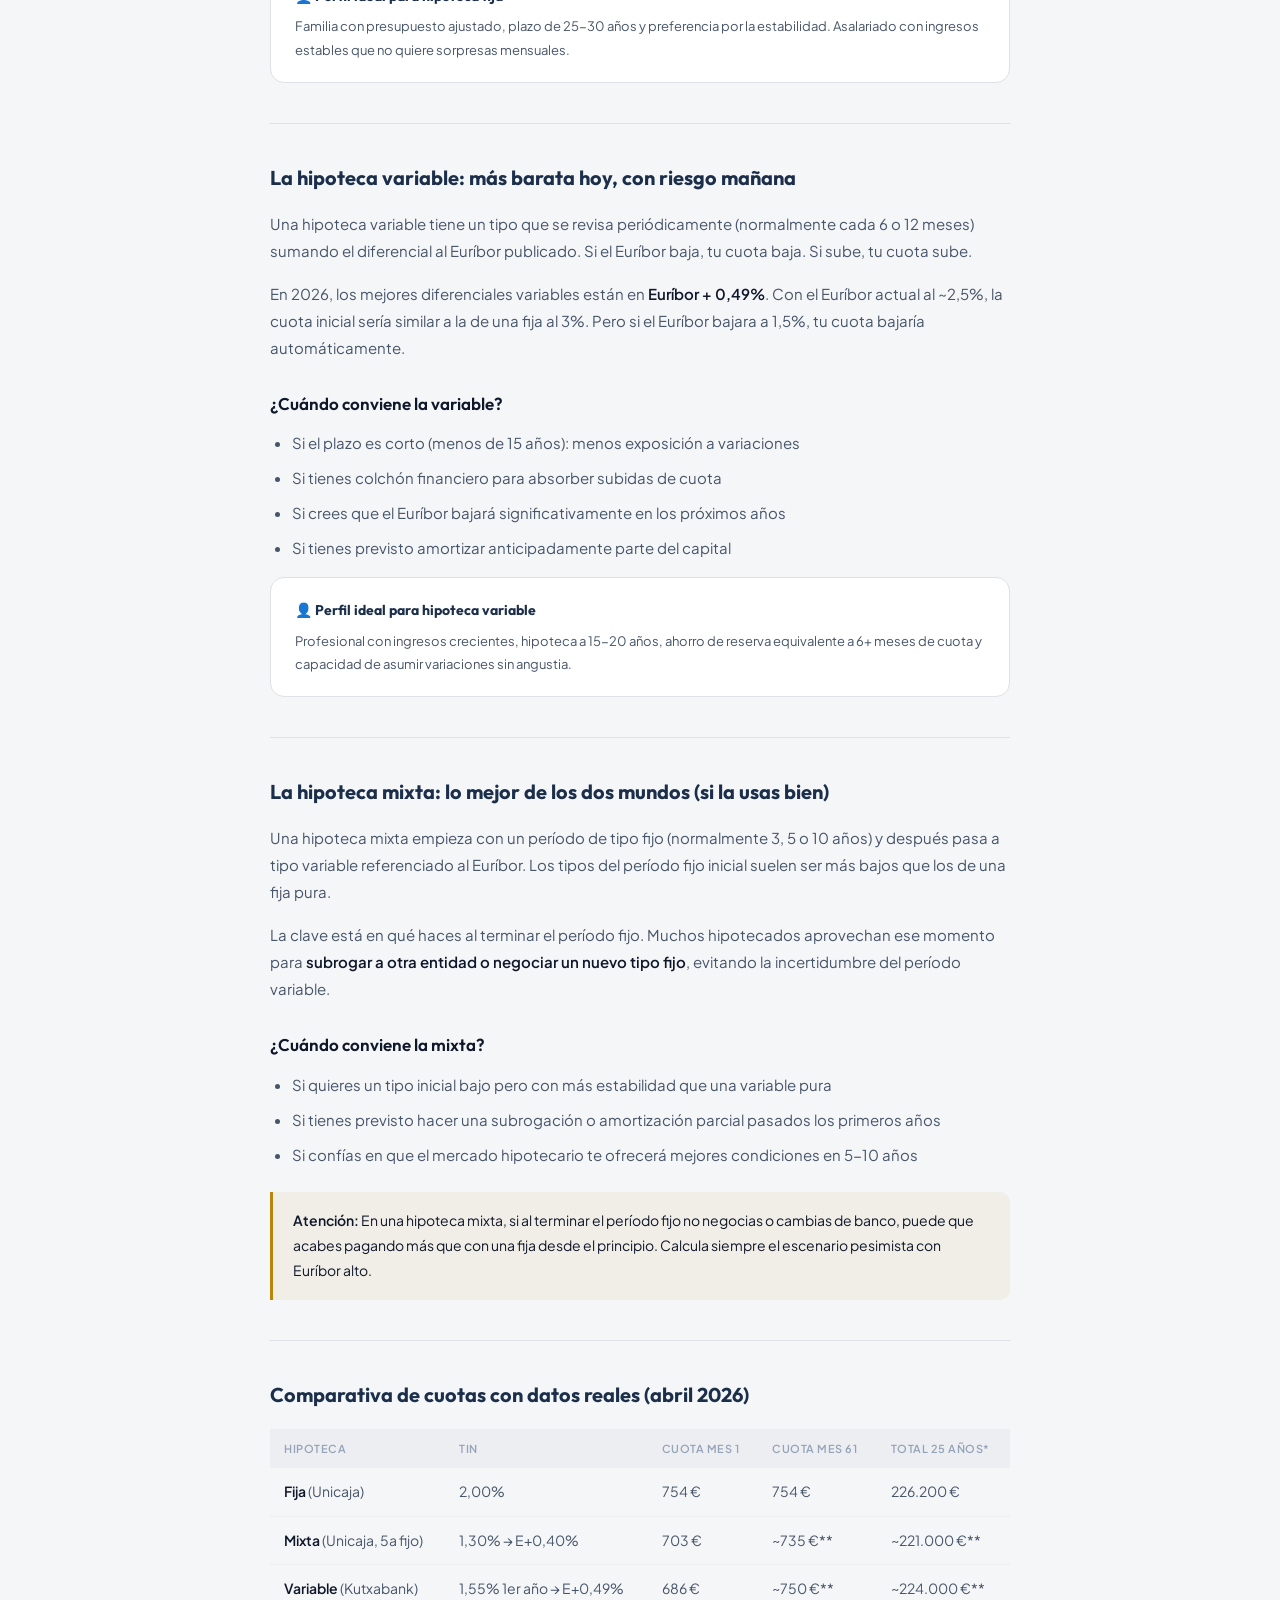
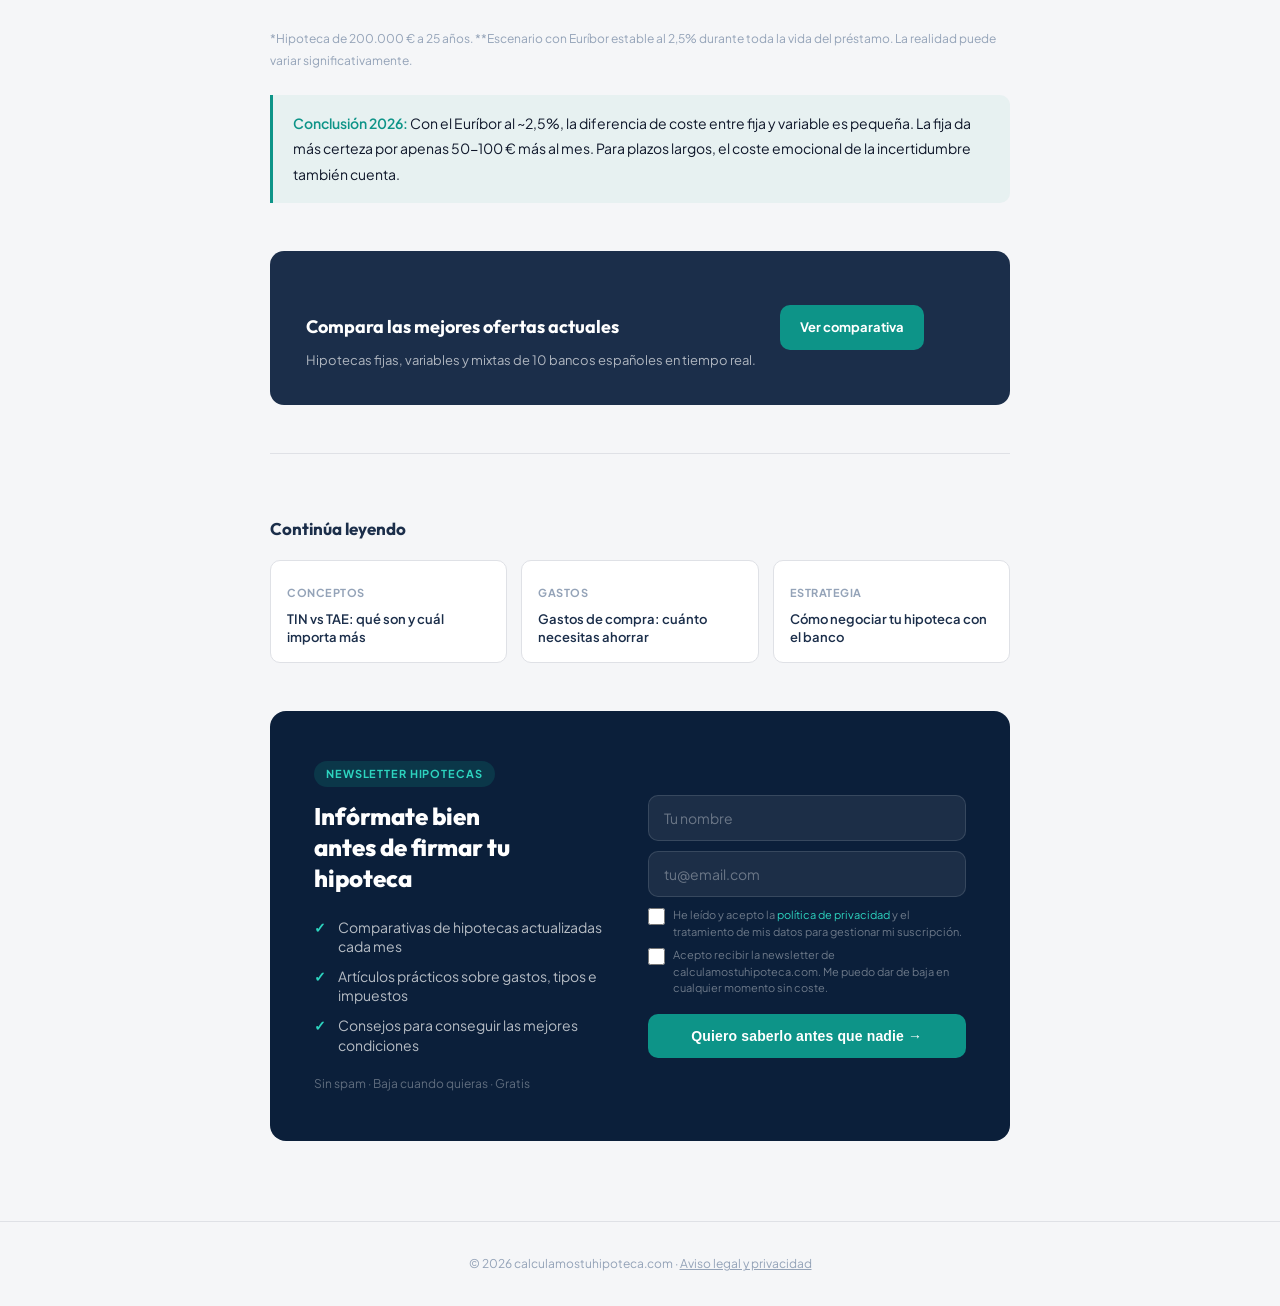
<file: hipoteca-fija-variable-mixta.html>
<!DOCTYPE html>
<html lang="es">
<head>
<meta charset="UTF-8">
<link rel="icon" href="favicon.ico" sizes="32x32">
<link rel="icon" href="favicon.svg" type="image/svg+xml">
<meta name="viewport" content="width=device-width, initial-scale=1.0">
<title>Hipoteca fija, variable o mixta: cuál elegir en 2026 | calculamostuhipoteca.com</title>
<meta name="description" content="Análisis completo de hipoteca fija vs variable vs mixta en 2026. Con el Euríbor al 2,5%, ¿cuál conviene más? Comparativa con cuotas reales para distintos perfiles.">
<meta name="robots" content="index, follow">
<meta name="author" content="Raquel Ayllón García">
<link rel="canonical" href="https://calculamostuhipoteca.com/hipoteca-fija-variable-mixta">
<meta property="og:title" content="Hipoteca fija, variable o mixta: cuál elegir en 2026">
<meta property="og:description" content="Con el Euríbor al 2,5%, analizamos qué tipo de hipoteca conviene más en 2026 según tu perfil.">
<meta property="og:type" content="article">
<meta property="og:url" content="https://calculamostuhipoteca.com/hipoteca-fija-variable-mixta">
<meta property="og:locale" content="es_ES">
<script type="application/ld+json">
{
  "@context": "https://schema.org",
  "@type": "Article",
  "headline": "Hipoteca fija, variable o mixta: cuál elegir en 2026",
  "description": "Análisis completo de los tres tipos de hipoteca con datos reales. Cuál conviene según tu perfil en el contexto de tipos de 2026.",
  "url": "https://calculamostuhipoteca.com/hipoteca-fija-variable-mixta",
  "datePublished": "2026-04-09",
  "dateModified": "2026-04-09",
  "inLanguage": "es-ES",
  "author": {"@type":"Person","name":"Raquel Ayllón García"},
  "publisher": {"@type":"Organization","name":"calculamostuhipoteca.com","url":"https://calculamostuhipoteca.com"},
  "breadcrumb": {
    "@type": "BreadcrumbList",
    "itemListElement": [
      {"@type":"ListItem","position":1,"name":"Inicio","item":"https://calculamostuhipoteca.com/"},
      {"@type":"ListItem","position":2,"name":"Guía hipotecaria","item":"https://calculamostuhipoteca.com/guia-hipotecaria"},
      {"@type":"ListItem","position":3,"name":"Hipoteca fija, variable o mixta"}
    ]
  }
}
</script>
<link rel="preconnect" href="https://fonts.googleapis.com">
<link rel="preconnect" href="https://fonts.gstatic.com" crossorigin>
<link href="https://fonts.googleapis.com/css2?family=Outfit:wght@300;400;500;600;700;800&family=Plus+Jakarta+Sans:ital,wght@0,400;0,500;0,600;0,700;0,800&display=swap" rel="stylesheet">
<link rel="stylesheet" href="style.css">
<style>
  .article-layout{max-width:780px;margin:0 auto;padding:40px 20px 80px}
  .breadcrumb{font-size:12px;color:var(--ink-muted);margin-bottom:28px}
  .breadcrumb a{color:var(--ink-muted);text-decoration:none}
  .breadcrumb a:hover{color:var(--teal)}
  .breadcrumb span{margin:0 6px}
  .article-header{margin-bottom:36px}
  .article-tag{display:inline-block;font-size:11px;font-weight:700;letter-spacing:.6px;text-transform:uppercase;padding:3px 10px;border-radius:99px;background:var(--teal-light);color:var(--teal);margin-bottom:14px}
  .article-header h1{font-family:'Outfit',sans-serif;font-weight:800;font-size:clamp(24px,4vw,36px);color:var(--navy);line-height:1.25;margin-bottom:14px}
  .article-meta{font-size:13px;color:var(--ink-muted);display:flex;gap:16px;align-items:center;flex-wrap:wrap}
  .article-body{font-size:15px;color:var(--ink-soft);line-height:1.8}
  .article-body h2{font-family:'Outfit',sans-serif;font-weight:700;font-size:20px;color:var(--navy);margin:40px 0 14px;padding-top:36px;border-top:1px solid var(--border)}
  .article-body h2:first-of-type{border-top:none;padding-top:0;margin-top:28px}
  .article-body h3{font-family:'Outfit',sans-serif;font-weight:600;font-size:17px;color:var(--ink);margin:28px 0 10px}
  .article-body p{margin-bottom:16px}
  .article-body strong{color:var(--ink);font-weight:600}
  .article-body ul{list-style:disc;padding-left:22px;margin-bottom:16px}
  .article-body ul li{margin-bottom:8px}
  .article-body a{color:var(--teal);text-decoration:none}
  .article-body a:hover{text-decoration:underline}
  .callout{background:var(--teal-light);border-left:3px solid var(--teal);border-radius:0 10px 10px 0;padding:16px 20px;margin:24px 0;font-size:14px;color:var(--ink)}
  .callout strong{color:var(--teal)}
  .warning{background:var(--gold-light);border-left:3px solid var(--gold);border-radius:0 10px 10px 0;padding:16px 20px;margin:24px 0;font-size:14px;color:var(--ink)}
  .type-cards{display:grid;grid-template-columns:repeat(3,1fr);gap:16px;margin:24px 0}
  @media(max-width:600px){.type-cards{grid-template-columns:1fr}}
  .type-card{background:#fff;border:1.5px solid var(--border);border-radius:var(--radius);padding:20px}
  .type-card.fija{border-top:3px solid var(--navy)}
  .type-card.variable{border-top:3px solid var(--teal)}
  .type-card.mixta{border-top:3px solid var(--gold)}
  .type-card h4{font-family:'Outfit',sans-serif;font-weight:700;font-size:15px;margin:0 0 10px}
  .type-card .rate{font-size:22px;font-weight:800;font-family:'Outfit',sans-serif;margin-bottom:4px}
  .type-card .rate.navy{color:var(--navy)}
  .type-card .rate.teal{color:var(--teal)}
  .type-card .rate.gold{color:var(--gold)}
  .type-card .sublabel{font-size:11px;color:var(--ink-muted);margin-bottom:14px}
  .type-card ul{list-style:none;padding:0;margin:0;font-size:12px;color:var(--ink-soft)}
  .type-card ul li{padding:3px 0;display:flex;align-items:baseline;gap:6px}
  .type-card ul li:before{content:"✓";color:var(--teal);font-weight:700;flex-shrink:0}
  .type-card ul li.cross:before{content:"✗";color:#EF4444}
  .compare-table{width:100%;border-collapse:collapse;font-size:14px;margin:16px 0}
  .compare-table th{background:var(--surface-alt);padding:10px 14px;text-align:left;font-weight:600;color:var(--ink-muted);font-size:11px;text-transform:uppercase;letter-spacing:.5px}
  .compare-table td{padding:11px 14px;border-bottom:1px solid var(--surface-alt);color:var(--ink-soft);vertical-align:top}
  .compare-table tr:last-child td{border-bottom:none}
  .profile-box{background:var(--surface);border:1.5px solid var(--border);border-radius:var(--radius);padding:20px 24px;margin:16px 0}
  .profile-box h4{font-family:'Outfit',sans-serif;font-weight:700;font-size:14px;color:var(--navy);margin:0 0 6px;display:flex;align-items:center;gap:8px}
  .profile-box p{font-size:13px;color:var(--ink-soft);margin:0}
  .article-cta{background:var(--navy);border-radius:var(--radius);padding:32px 36px;margin:48px 0;display:flex;gap:24px;align-items:center}
  @media(max-width:560px){.article-cta{flex-direction:column;padding:24px 20px;text-align:center}}
  .article-cta-text h3{font-family:'Outfit',sans-serif;font-weight:700;font-size:18px;color:#fff;margin-bottom:6px}
  .article-cta-text p{font-size:13px;color:rgba(255,255,255,0.65);margin:0}
  .article-cta a{background:#0D9488;color:#fff;border-radius:10px;padding:11px 20px;font-size:13px;font-weight:700;text-decoration:none;white-space:nowrap;flex-shrink:0}
  .article-cta a:hover{background:#0f766e}
  .related-articles{margin-top:48px;padding-top:32px;border-top:1px solid var(--border)}
  .related-articles h3{font-family:'Outfit',sans-serif;font-weight:700;font-size:17px;color:var(--navy);margin-bottom:16px}
  .related-grid{display:grid;grid-template-columns:repeat(3,1fr);gap:14px}
  @media(max-width:600px){.related-grid{grid-template-columns:1fr}}
  .related-card{background:var(--surface);border:1.5px solid var(--border);border-radius:10px;padding:16px;text-decoration:none;display:block;transition:border-color .2s}
  .related-card:hover{border-color:var(--teal)}
  .related-card span{font-size:11px;font-weight:700;text-transform:uppercase;letter-spacing:.5px;color:var(--ink-muted)}
  .related-card p{font-size:13px;font-weight:600;color:var(--navy);margin:6px 0 0;line-height:1.4}
  .nl-art{background:#0B1F3A;border-radius:16px;padding:48px 44px;margin-top:48px}
  @media(max-width:600px){.nl-art{padding:32px 22px}}
  .nl-art-inner{display:grid;grid-template-columns:1fr 1.1fr;gap:44px;align-items:center}
  @media(max-width:700px){.nl-art-inner{grid-template-columns:1fr;gap:28px}}
  .nl-art-tag{display:inline-block;background:rgba(13,148,136,.2);color:#2dd4bf;font-size:11px;font-weight:700;text-transform:uppercase;letter-spacing:.08em;border-radius:20px;padding:4px 12px;margin-bottom:14px}
  .nl-art-left h3{color:#fff;font-family:'Outfit',sans-serif;font-weight:800;font-size:24px;line-height:1.3;margin:0 0 18px}
  .nl-art-perks{list-style:none;padding:0;margin:0 0 14px}
  .nl-art-perks li{color:rgba(255,255,255,.7);font-size:14px;padding:5px 0 5px 24px;position:relative;line-height:1.4}
  .nl-art-perks li::before{content:'✓';position:absolute;left:0;color:#2dd4bf;font-weight:700}
  .nl-art-trust{font-size:12px;color:rgba(255,255,255,.35);margin:0}
  .nl-art-right input[type=text],.nl-art-right input[type=email]{display:block;width:100%;padding:13px 15px;border:1.5px solid rgba(255,255,255,.12);border-radius:10px;font-size:14px;font-family:inherit;color:#fff;background:rgba(255,255,255,.07);box-sizing:border-box;margin-bottom:10px}
  .nl-art-right input::placeholder{color:rgba(255,255,255,.35)}
  .nl-art-right input:focus{outline:none;border-color:#2dd4bf;background:rgba(255,255,255,.1)}
  .nl-art-ck{display:flex;gap:8px;align-items:flex-start;font-size:11px;color:rgba(255,255,255,.4);line-height:1.5;margin-bottom:7px;cursor:pointer}
  .nl-art-ck input[type=checkbox]{width:17px;height:17px;margin-top:1px;flex-shrink:0;accent-color:#2dd4bf;cursor:pointer}
  .nl-art-ck a{color:#2dd4bf;text-decoration:none}
  .nl-art-btn{background:#0D9488;color:#fff;border:none;border-radius:10px;padding:14px 20px;font-size:14px;font-weight:700;cursor:pointer;width:100%;margin-top:10px;transition:background .2s;letter-spacing:.01em}
  .nl-art-btn:hover{background:#0f766e}
  .nl-art-btn:disabled{opacity:.6;cursor:not-allowed}
  .nl-art-ok{display:none;color:#2dd4bf;font-size:15px;font-weight:600;line-height:1.5;text-align:center;padding:20px 0}
</style>
</head>
<body>

<nav class="nav">
  <a href="index.html" class="nav-brand">
    <svg class="nav-logo" viewBox="0 0 36 36" fill="none" xmlns="http://www.w3.org/2000/svg" aria-hidden="true">
      <path d="M6 18L18 7L30 18V31H6V18Z" stroke="#fff" stroke-width="2.2" stroke-linecap="round" stroke-linejoin="round"/>
      <path d="M14 31V22H22V31" stroke="#0D9488" stroke-width="2.2" stroke-linecap="round" stroke-linejoin="round"/>
    </svg>
    calculamostuhipoteca.com
  </a>
  <nav class="nav-links" aria-label="Navegación principal">
    <a href="index.html">Calculadora</a>
    <a href="comparar-hipotecas.html">Comparar hipotecas</a>
    <a href="guia-hipotecaria.html" class="active">Guía hipotecaria</a>
  </nav>
</nav>

<div class="article-layout">

  <nav class="breadcrumb" aria-label="Ruta de navegación">
    <a href="index.html">Inicio</a><span>›</span>
    <a href="guia-hipotecaria.html">Guía hipotecaria</a><span>›</span>
    Hipoteca fija, variable o mixta
  </nav>

  <header class="article-header">
    <span class="article-tag">Toma de decisión</span>
    <h1>Hipoteca fija, variable o mixta: cuál elegir en 2026</h1>
    <div class="article-meta">
      <span>Actualizado: abril 2026</span>
      <span>·</span>
      <span>7 min de lectura</span>
      <span>·</span>
      <span>Raquel Ayllón García</span>
    </div>
  </header>

  <div class="article-body">

    <p>Elegir entre hipoteca fija, variable o mixta es la decisión más importante que tomarás al comprar una vivienda. No hay una respuesta universal: depende de tu tolerancia al riesgo, del plazo que necesites y de cómo evolucione el Euríbor.</p>

    <p>En 2026, con el Euríbor estabilizándose alrededor del 2,5% tras años de subidas, el escenario es muy diferente al de 2020 (cuando estaba en negativo) o al de 2023 (cuando superó el 4%). Esta guía te da los datos para decidir con cabeza.</p>

    <h2>Los tres tipos de hipoteca en un vistazo</h2>

    <div class="type-cards">
      <div class="type-card fija">
        <h4>Hipoteca fija</h4>
        <div class="rate navy">~2,00%</div>
        <div class="sublabel">TIN desde · Desde 754 €/mes*</div>
        <ul>
          <li>Cuota fija siempre</li>
          <li>Sin sorpresas con el Euríbor</li>
          <li>Ideal para plazos largos</li>
          <li class="cross">Tipo inicial más alto</li>
          <li class="cross">Cancelación más cara</li>
        </ul>
      </div>
      <div class="type-card variable">
        <h4>Hipoteca variable</h4>
        <div class="rate teal">E + 0,49%</div>
        <div class="sublabel">Diferencial desde · Desde 686 €/mes*</div>
        <ul>
          <li>Cuota inicial más baja</li>
          <li>Se beneficia si baja el Euríbor</li>
          <li>Menos vinculaciones</li>
          <li class="cross">Cuota puede subir</li>
          <li class="cross">Incertidumbre a largo plazo</li>
        </ul>
      </div>
      <div class="type-card mixta">
        <h4>Hipoteca mixta</h4>
        <div class="rate gold">~1,30% fijo 5 a.</div>
        <div class="sublabel">Después Euríbor + dif. · Desde 703 €/mes*</div>
        <ul>
          <li>Tipo fijo inicial muy bajo</li>
          <li>Flexibilidad a medio plazo</li>
          <li>Opción de cambiar al fijo</li>
          <li class="cross">Incertidumbre pasado el fijo</li>
          <li class="cross">Más compleja de entender</li>
        </ul>
      </div>
    </div>
    <p style="font-size:12px;color:var(--ink-muted)">*Cuotas estimadas para 200.000 € a 25 años con máxima bonificación. Datos de abril 2026.</p>

    <h2>La hipoteca fija: certeza a cambio de pagar algo más</h2>

    <p>Con una hipoteca fija, tu cuota nunca cambia. Da igual que el Euríbor suba al 5% o baje al 0%: tú siempre pagas lo mismo. Esa estabilidad tiene un precio: el tipo inicial suele ser algo más alto que el de una variable.</p>

    <p>En abril 2026, las mejores hipotecas fijas en España están en torno al <strong>2,00%-2,40% TIN</strong> con máxima bonificación (nómina domiciliada, seguro de hogar y seguro de vida). Si no quieres vinculaciones, el tipo sube a 2,70%-3,20%.</p>

    <h3>¿Cuándo conviene la fija?</h3>
    <ul>
      <li>Si tu presupuesto es ajustado y necesitas saber exactamente cuánto pagarás</li>
      <li>Si el plazo de tu hipoteca es largo (más de 20 años): más tiempo = más riesgo de variaciones del Euríbor</li>
      <li>Si tienes aversión al riesgo o la incertidumbre te genera estrés</li>
      <li>Si crees que el Euríbor va a subir o mantenerse alto en los próximos años</li>
    </ul>

    <div class="profile-box">
      <h4>👤 Perfil ideal para hipoteca fija</h4>
      <p>Familia con presupuesto ajustado, plazo de 25-30 años y preferencia por la estabilidad. Asalariado con ingresos estables que no quiere sorpresas mensuales.</p>
    </div>

    <h2>La hipoteca variable: más barata hoy, con riesgo mañana</h2>

    <p>Una hipoteca variable tiene un tipo que se revisa periódicamente (normalmente cada 6 o 12 meses) sumando el diferencial al Euríbor publicado. Si el Euríbor baja, tu cuota baja. Si sube, tu cuota sube.</p>

    <p>En 2026, los mejores diferenciales variables están en <strong>Euríbor + 0,49%</strong>. Con el Euríbor actual al ~2,5%, la cuota inicial sería similar a la de una fija al 3%. Pero si el Euríbor bajara a 1,5%, tu cuota bajaría automáticamente.</p>

    <h3>¿Cuándo conviene la variable?</h3>
    <ul>
      <li>Si el plazo es corto (menos de 15 años): menos exposición a variaciones</li>
      <li>Si tienes colchón financiero para absorber subidas de cuota</li>
      <li>Si crees que el Euríbor bajará significativamente en los próximos años</li>
      <li>Si tienes previsto amortizar anticipadamente parte del capital</li>
    </ul>

    <div class="profile-box">
      <h4>👤 Perfil ideal para hipoteca variable</h4>
      <p>Profesional con ingresos crecientes, hipoteca a 15-20 años, ahorro de reserva equivalente a 6+ meses de cuota y capacidad de asumir variaciones sin angustia.</p>
    </div>

    <h2>La hipoteca mixta: lo mejor de los dos mundos (si la usas bien)</h2>

    <p>Una hipoteca mixta empieza con un período de tipo fijo (normalmente 3, 5 o 10 años) y después pasa a tipo variable referenciado al Euríbor. Los tipos del período fijo inicial suelen ser más bajos que los de una fija pura.</p>

    <p>La clave está en qué haces al terminar el período fijo. Muchos hipotecados aprovechan ese momento para <strong>subrogar a otra entidad o negociar un nuevo tipo fijo</strong>, evitando la incertidumbre del período variable.</p>

    <h3>¿Cuándo conviene la mixta?</h3>
    <ul>
      <li>Si quieres un tipo inicial bajo pero con más estabilidad que una variable pura</li>
      <li>Si tienes previsto hacer una subrogación o amortización parcial pasados los primeros años</li>
      <li>Si confías en que el mercado hipotecario te ofrecerá mejores condiciones en 5-10 años</li>
    </ul>

    <div class="warning">
      <strong>Atención:</strong> En una hipoteca mixta, si al terminar el período fijo no negocias o cambias de banco, puede que acabes pagando más que con una fija desde el principio. Calcula siempre el escenario pesimista con Euríbor alto.
    </div>

    <h2>Comparativa de cuotas con datos reales (abril 2026)</h2>

    <table class="compare-table">
      <tr>
        <th>Hipoteca</th>
        <th>TIN</th>
        <th>Cuota mes 1</th>
        <th>Cuota mes 61</th>
        <th>Total 25 años*</th>
      </tr>
      <tr>
        <td><strong>Fija</strong> (Unicaja)</td>
        <td>2,00%</td>
        <td>754 €</td>
        <td>754 €</td>
        <td>226.200 €</td>
      </tr>
      <tr>
        <td><strong>Mixta</strong> (Unicaja, 5a fijo)</td>
        <td>1,30% → E+0,40%</td>
        <td>703 €</td>
        <td>~735 €**</td>
        <td>~221.000 €**</td>
      </tr>
      <tr>
        <td><strong>Variable</strong> (Kutxabank)</td>
        <td>1,55% 1er año → E+0,49%</td>
        <td>686 €</td>
        <td>~750 €**</td>
        <td>~224.000 €**</td>
      </tr>
    </table>
    <p style="font-size:12px;color:var(--ink-muted)">*Hipoteca de 200.000 € a 25 años. **Escenario con Euríbor estable al 2,5% durante toda la vida del préstamo. La realidad puede variar significativamente.</p>

    <div class="callout">
      <strong>Conclusión 2026:</strong> Con el Euríbor al ~2,5%, la diferencia de coste entre fija y variable es pequeña. La fija da más certeza por apenas 50-100 € más al mes. Para plazos largos, el coste emocional de la incertidumbre también cuenta.
    </div>

    <div class="article-cta">
      <div class="article-cta-text">
        <h3>Compara las mejores ofertas actuales</h3>
        <p>Hipotecas fijas, variables y mixtas de 10 bancos españoles en tiempo real.</p>
      </div>
      <a href="comparar-hipotecas.html">Ver comparativa</a>
    </div>

    <div class="related-articles">
      <h3>Continúa leyendo</h3>
      <div class="related-grid">
        <a href="tin-vs-tae.html" class="related-card">
          <span>Conceptos</span>
          <p>TIN vs TAE: qué son y cuál importa más</p>
        </a>
        <a href="gastos-compra-hipoteca.html" class="related-card">
          <span>Gastos</span>
          <p>Gastos de compra: cuánto necesitas ahorrar</p>
        </a>
        <a href="como-negociar-hipoteca.html" class="related-card">
          <span>Estrategia</span>
          <p>Cómo negociar tu hipoteca con el banco</p>
        </a>
      </div>
    </div>

  </div>

  <!-- NEWSLETTER -->
  <div class="nl-art">
    <div class="nl-art-inner">
      <div class="nl-art-left">
        <span class="nl-art-tag">Newsletter hipotecas</span>
        <h3>Infórmate bien<br>antes de firmar tu hipoteca</h3>
        <ul class="nl-art-perks">
          <li>Comparativas de hipotecas actualizadas cada mes</li>
          <li>Artículos prácticos sobre gastos, tipos e impuestos</li>
          <li>Consejos para conseguir las mejores condiciones</li>
        </ul>
        <p class="nl-art-trust">Sin spam · Baja cuando quieras · Gratis</p>
      </div>
      <div class="nl-art-right">
        <div id="nl-art-form">
          <input type="text" id="nlArtName" placeholder="Tu nombre" autocomplete="given-name">
          <input type="email" id="nlArtEmail" placeholder="tu@email.com" autocomplete="email">
          <label class="nl-art-ck">
            <input type="checkbox" id="nlArtC1">
            <span>He leído y acepto la <a href="aviso-legal.html">política de privacidad</a> y el tratamiento de mis datos para gestionar mi suscripción.</span>
          </label>
          <label class="nl-art-ck">
            <input type="checkbox" id="nlArtC2">
            <span>Acepto recibir la newsletter de calculamostuhipoteca.com. Me puedo dar de baja en cualquier momento sin coste.</span>
          </label>
          <button class="nl-art-btn" onclick="nlArtSubscribe()">Quiero saberlo antes que nadie →</button>
        </div>
        <p class="nl-art-ok" id="nl-art-ok">¡Suscripción confirmada! Te avisaremos en cuanto haya novedades.</p>
      </div>
    </div>
  </div>

</div>

<footer class="footer">
  <p>© 2026 calculamostuhipoteca.com · <a href="aviso-legal.html" style="color:var(--ink-muted);text-decoration:underline">Aviso legal y privacidad</a></p>
</footer>

<script src="newsletter.js"></script>
<script src="cookies.js"></script>

<!-- COOKIE BANNER -->
<div id="cookie-banner" class="cookie-banner" role="dialog" aria-label="Aviso de cookies">
  <div class="cookie-inner">
    <div class="cookie-msg">
      <svg width="20" height="20" viewBox="0 0 24 24" fill="none" stroke="currentColor" stroke-width="2" stroke-linecap="round" aria-hidden="true"><circle cx="12" cy="12" r="10"/><path d="M12 8v4"/><circle cx="12" cy="16" r=".5" fill="currentColor"/></svg>
      <p>Usamos cookies propias y de terceros para personalizar contenido y publicidad. <a href="aviso-legal.html">Saber más</a></p>
    </div>
    <div class="cookie-btns">
      <button class="cookie-btn-reject" onclick="rejectCookies()">Solo necesarias</button>
      <button class="cookie-btn-accept" onclick="acceptCookies()">Aceptar todo</button>
    </div>
  </div>
</div>
</body>
</html>
</file>
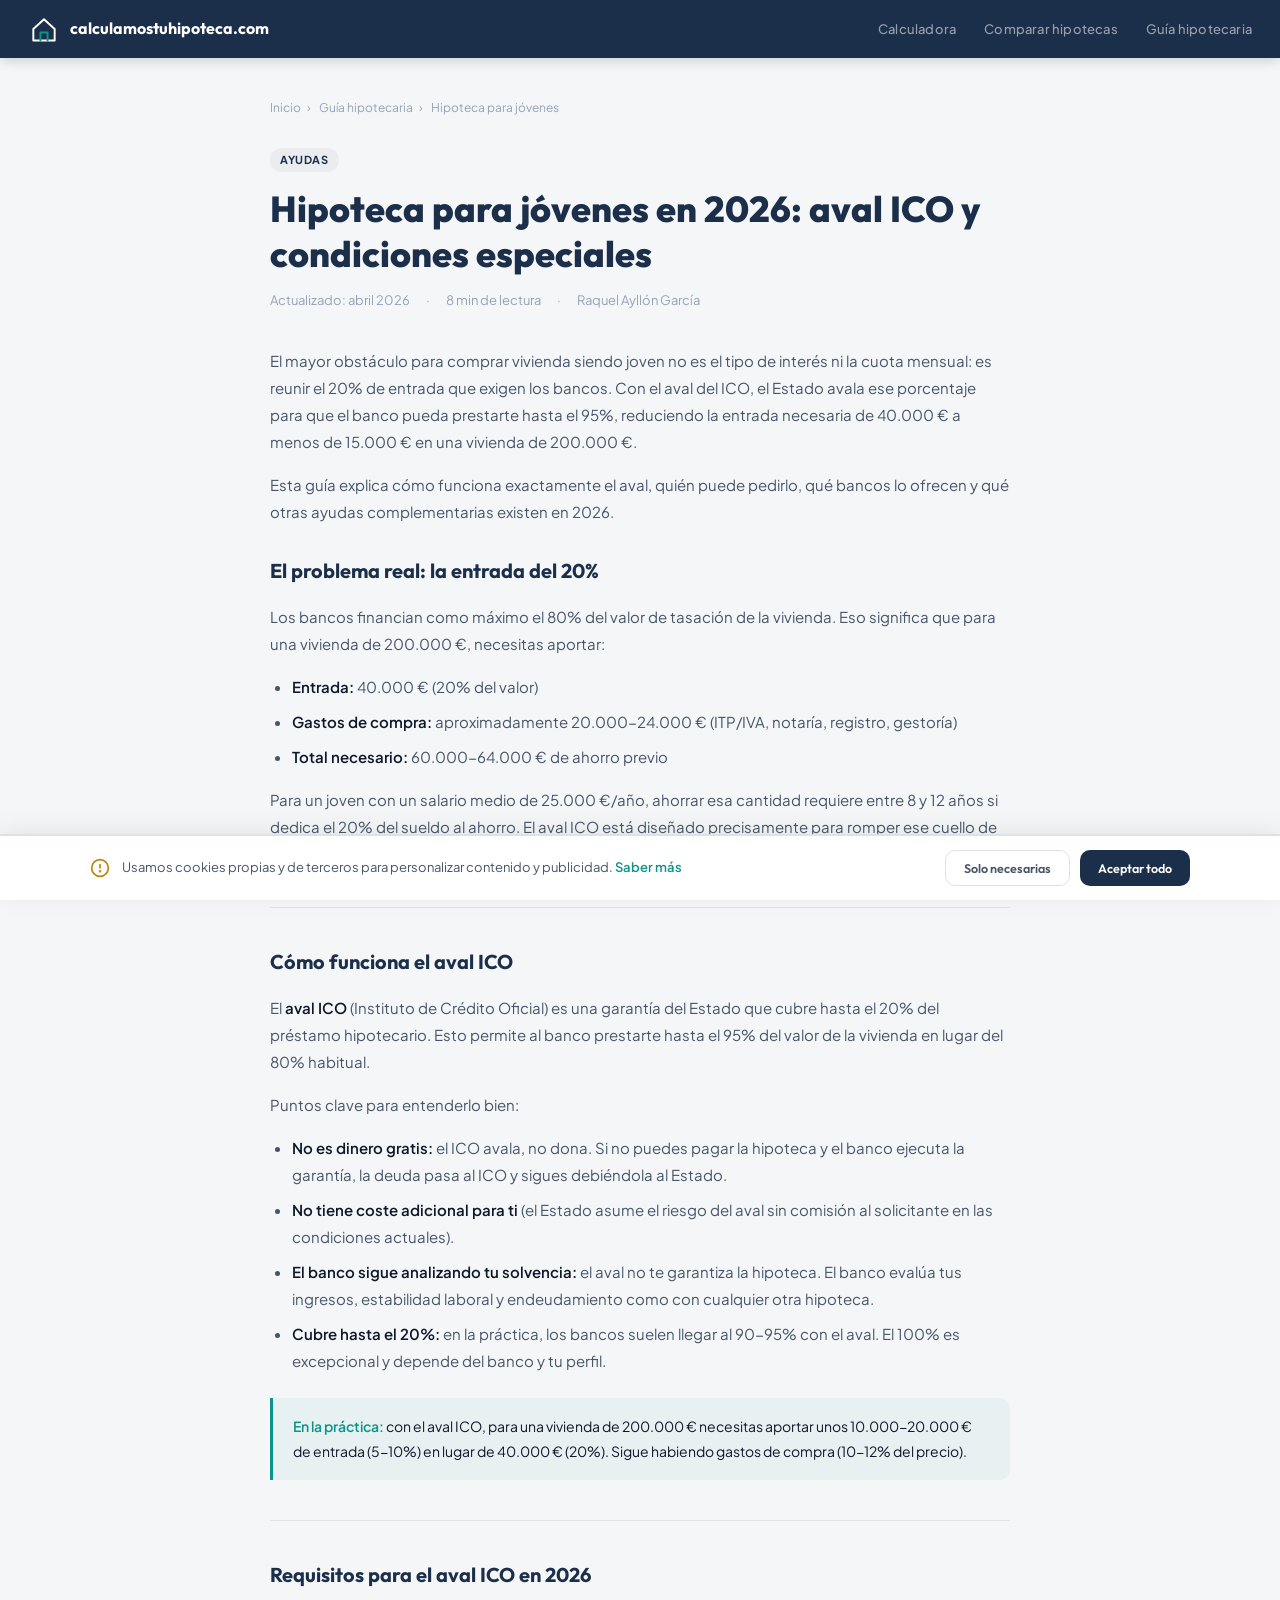
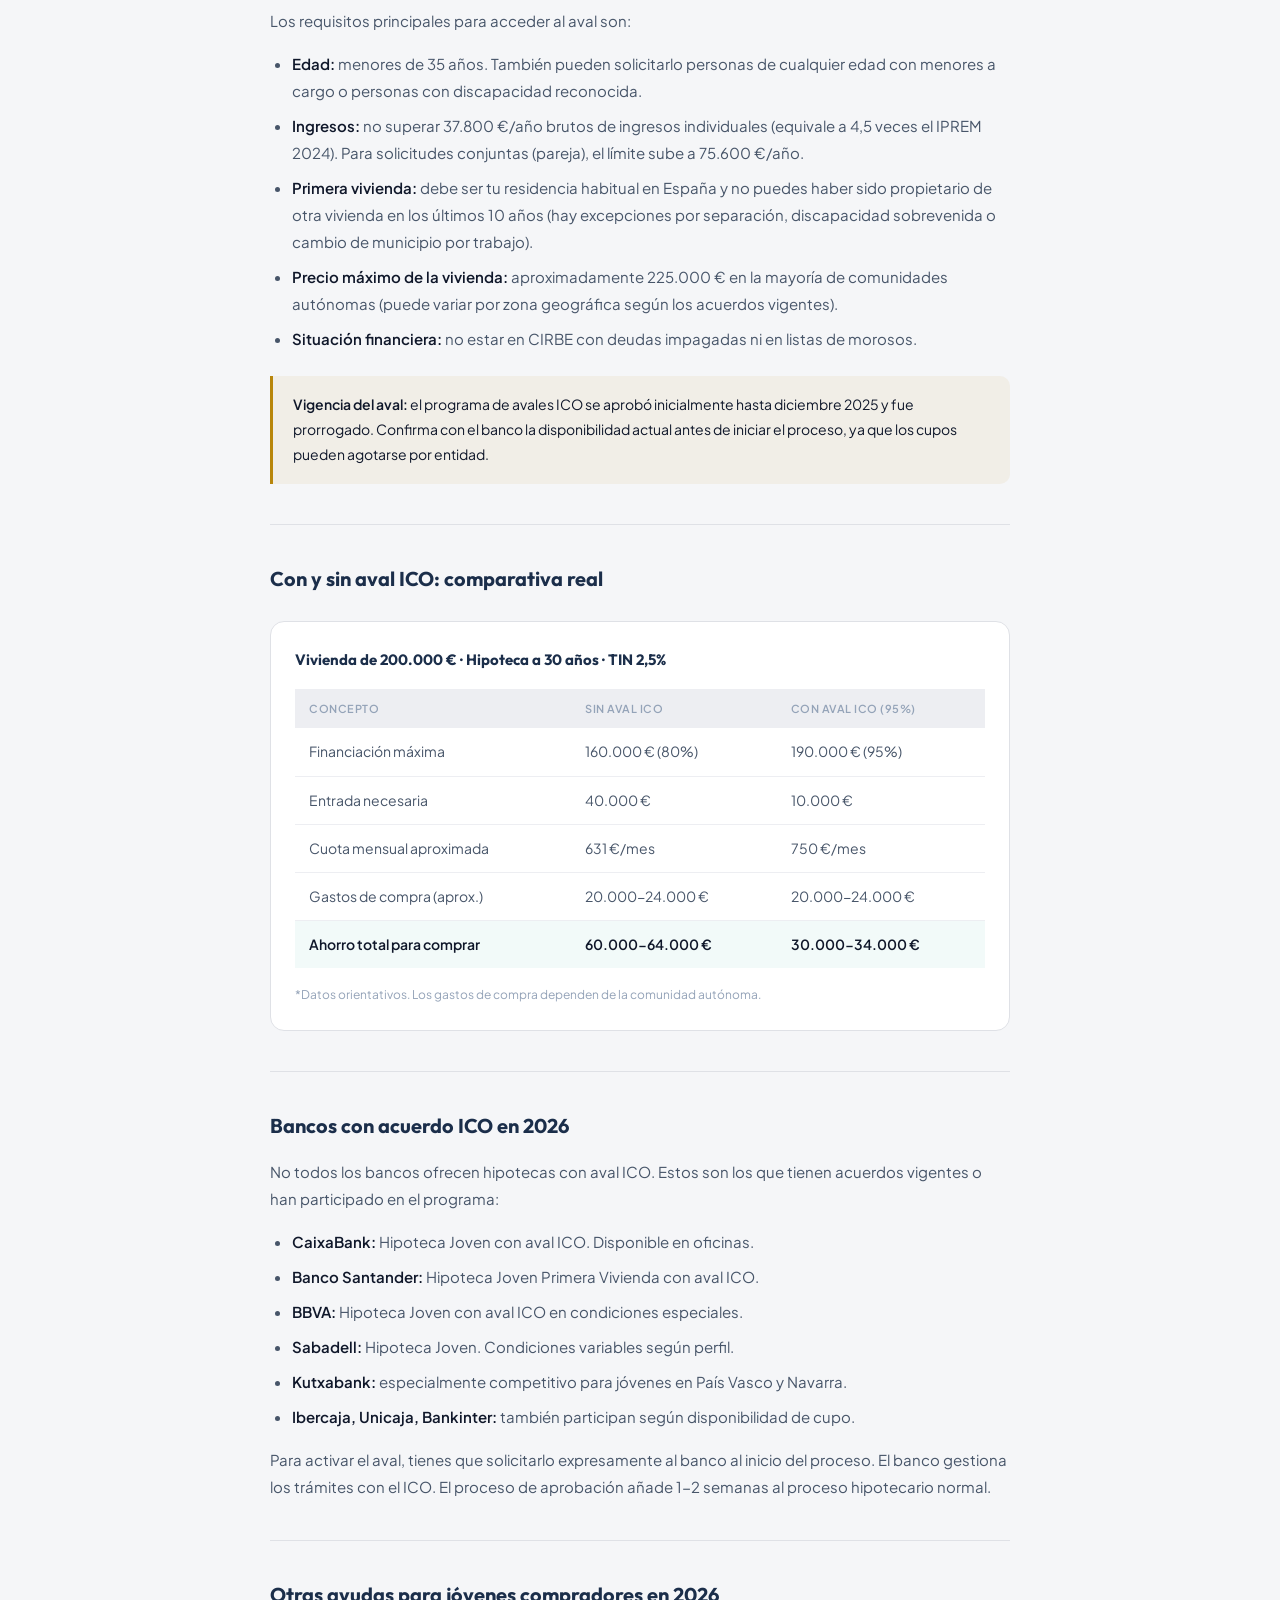
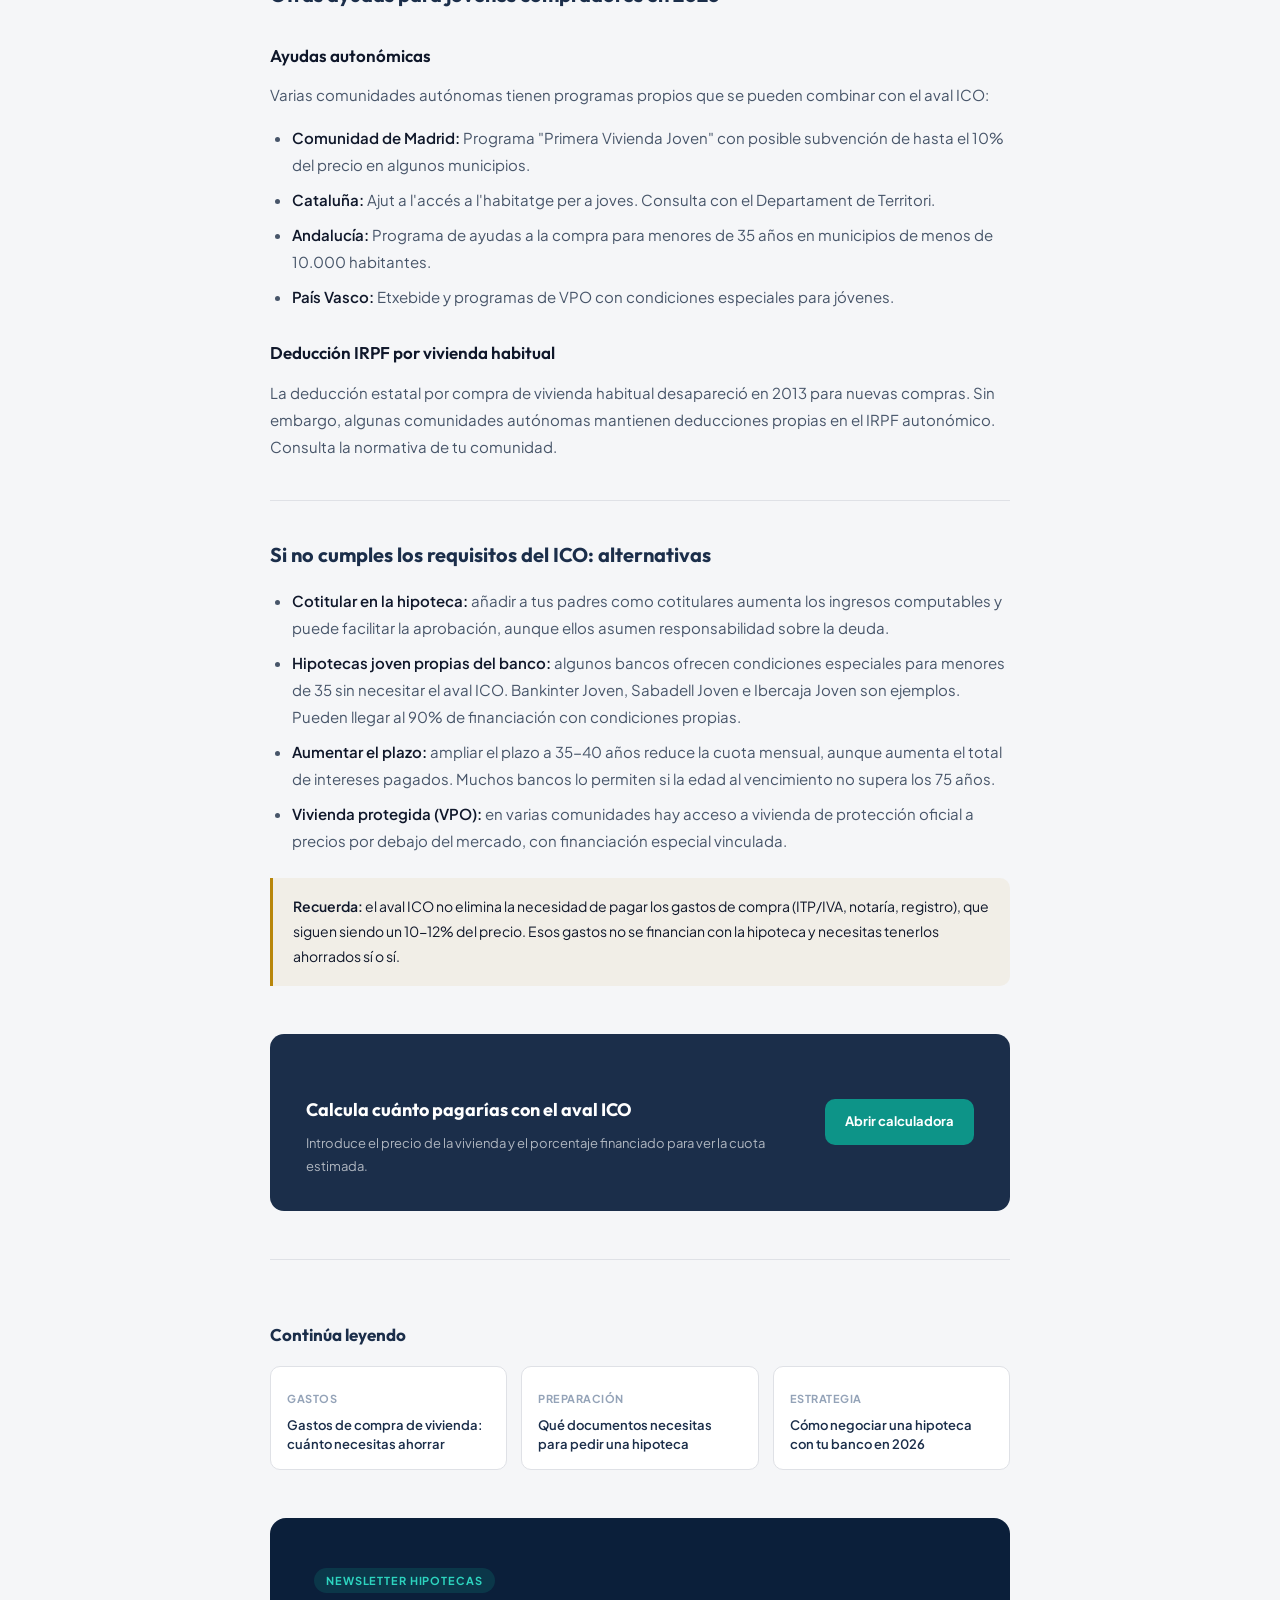
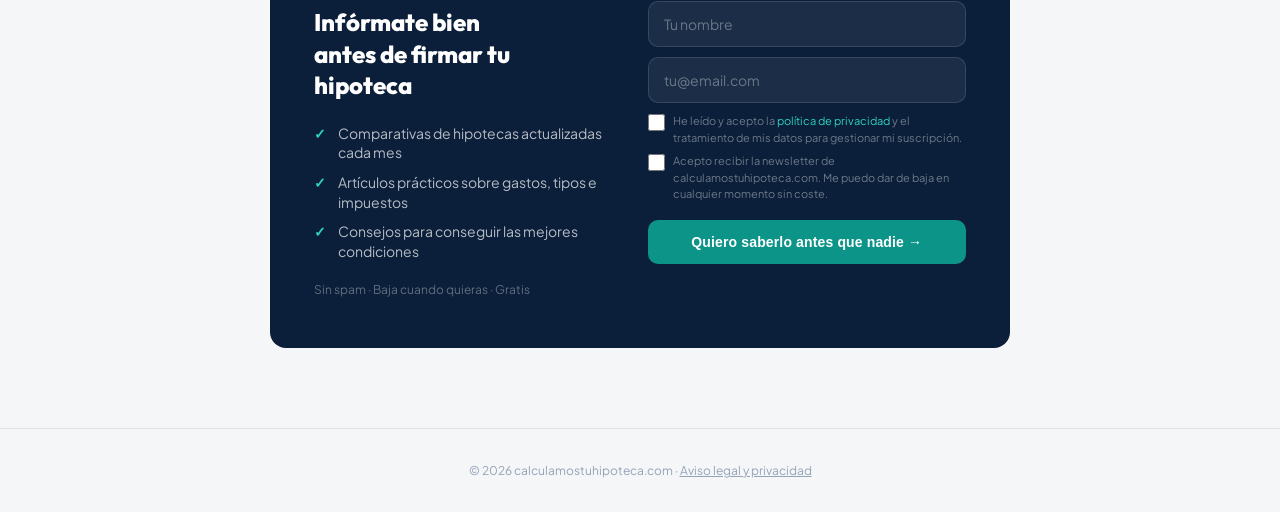
<file: hipoteca-jovenes.html>
<!DOCTYPE html>
<html lang="es">
<head>
<meta charset="UTF-8">
<link rel="icon" href="favicon.ico" sizes="32x32">
<link rel="icon" href="favicon.svg" type="image/svg+xml">
<meta name="viewport" content="width=device-width, initial-scale=1.0">
<title>Hipoteca para jóvenes en 2026: aval ICO y condiciones especiales | calculamostuhipoteca.com</title>
<meta name="description" content="Cómo funciona el aval ICO para jóvenes, requisitos, bancos adheridos y otras ayudas para comprar tu primera vivienda en 2026 con menos del 20% de entrada.">
<meta name="robots" content="index, follow">
<meta name="author" content="Raquel Ayllón García">
<link rel="canonical" href="https://calculamostuhipoteca.com/hipoteca-jovenes">
<meta property="og:title" content="Hipoteca para jóvenes en 2026: aval ICO y condiciones especiales">
<meta property="og:description" content="El aval ICO permite financiar hasta el 95% sin el 20% de entrada. Requisitos, bancos adheridos y estrategias para jóvenes en 2026.">
<meta property="og:type" content="article">
<meta property="og:url" content="https://calculamostuhipoteca.com/hipoteca-jovenes">
<meta property="og:locale" content="es_ES">
<script type="application/ld+json">
{
  "@context": "https://schema.org",
  "@type": "Article",
  "headline": "Hipoteca para jóvenes en 2026: aval ICO y condiciones especiales",
  "description": "Cómo funciona el aval ICO para jóvenes, requisitos, bancos adheridos y otras ayudas para comprar tu primera vivienda en 2026.",
  "url": "https://calculamostuhipoteca.com/hipoteca-jovenes",
  "datePublished": "2026-04-09",
  "dateModified": "2026-04-09",
  "inLanguage": "es-ES",
  "author": {"@type":"Person","name":"Raquel Ayllón García"},
  "publisher": {"@type":"Organization","name":"calculamostuhipoteca.com","url":"https://calculamostuhipoteca.com"},
  "breadcrumb": {
    "@type": "BreadcrumbList",
    "itemListElement": [
      {"@type":"ListItem","position":1,"name":"Inicio","item":"https://calculamostuhipoteca.com/"},
      {"@type":"ListItem","position":2,"name":"Guía hipotecaria","item":"https://calculamostuhipoteca.com/guia-hipotecaria"},
      {"@type":"ListItem","position":3,"name":"Hipoteca para jóvenes"}
    ]
  }
}
</script>
<link rel="preconnect" href="https://fonts.googleapis.com">
<link rel="preconnect" href="https://fonts.gstatic.com" crossorigin>
<link href="https://fonts.googleapis.com/css2?family=Outfit:wght@300;400;500;600;700;800&family=Plus+Jakarta+Sans:ital,wght@0,400;0,500;0,600;0,700;0,800&display=swap" rel="stylesheet">
<link rel="stylesheet" href="style.css">
<style>
  .article-layout{max-width:780px;margin:0 auto;padding:40px 20px 80px}
  .breadcrumb{font-size:12px;color:var(--ink-muted);margin-bottom:28px}
  .breadcrumb a{color:var(--ink-muted);text-decoration:none}
  .breadcrumb a:hover{color:var(--teal)}
  .breadcrumb span{margin:0 6px}
  .article-header{margin-bottom:36px}
  .article-tag{display:inline-block;font-size:11px;font-weight:700;letter-spacing:.6px;text-transform:uppercase;padding:3px 10px;border-radius:99px;background:var(--navy-light);color:var(--navy);margin-bottom:14px}
  .article-header h1{font-family:'Outfit',sans-serif;font-weight:800;font-size:clamp(24px,4vw,36px);color:var(--navy);line-height:1.25;margin-bottom:14px}
  .article-meta{font-size:13px;color:var(--ink-muted);display:flex;gap:16px;align-items:center;flex-wrap:wrap}
  .article-body{font-size:15px;color:var(--ink-soft);line-height:1.8}
  .article-body h2{font-family:'Outfit',sans-serif;font-weight:700;font-size:20px;color:var(--navy);margin:40px 0 14px;padding-top:36px;border-top:1px solid var(--border)}
  .article-body h2:first-of-type{border-top:none;padding-top:0;margin-top:28px}
  .article-body h3{font-family:'Outfit',sans-serif;font-weight:600;font-size:17px;color:var(--ink);margin:28px 0 10px}
  .article-body p{margin-bottom:16px}
  .article-body strong{color:var(--ink);font-weight:600}
  .article-body ul{list-style:disc;padding-left:22px;margin-bottom:16px}
  .article-body ul li{margin-bottom:8px}
  .article-body a{color:var(--teal);text-decoration:none}
  .article-body a:hover{text-decoration:underline}
  .callout{background:var(--teal-light);border-left:3px solid var(--teal);border-radius:0 10px 10px 0;padding:16px 20px;margin:24px 0;font-size:14px;color:var(--ink)}
  .callout strong{color:var(--teal)}
  .warning{background:var(--gold-light);border-left:3px solid var(--gold);border-radius:0 10px 10px 0;padding:16px 20px;margin:24px 0;font-size:14px;color:var(--ink)}
  .example-box{background:#fff;border:1.5px solid var(--border);border-radius:var(--radius);padding:24px;margin:24px 0}
  .example-box h4{font-family:'Outfit',sans-serif;font-weight:700;font-size:15px;color:var(--navy);margin:0 0 14px}
  .compare-table{width:100%;border-collapse:collapse;font-size:14px;margin:16px 0}
  .compare-table th{background:var(--surface-alt);padding:10px 14px;text-align:left;font-weight:600;color:var(--ink-muted);font-size:11px;text-transform:uppercase;letter-spacing:.5px}
  .compare-table td{padding:11px 14px;border-bottom:1px solid var(--surface-alt);color:var(--ink-soft);vertical-align:top}
  .compare-table tr:last-child td{border-bottom:none}
  .highlight-row td{background:rgba(13,148,136,0.05);font-weight:600;color:var(--ink)}
  .article-cta{background:var(--navy);border-radius:var(--radius);padding:32px 36px;margin:48px 0;display:flex;gap:24px;align-items:center}
  @media(max-width:560px){.article-cta{flex-direction:column;padding:24px 20px;text-align:center}}
  .article-cta-text h3{font-family:'Outfit',sans-serif;font-weight:700;font-size:18px;color:#fff;margin-bottom:6px}
  .article-cta-text p{font-size:13px;color:rgba(255,255,255,0.65);margin:0}
  .article-cta a{background:#0D9488;color:#fff;border-radius:10px;padding:11px 20px;font-size:13px;font-weight:700;text-decoration:none;white-space:nowrap;flex-shrink:0}
  .article-cta a:hover{background:#0f766e}
  .related-articles{margin-top:48px;padding-top:32px;border-top:1px solid var(--border)}
  .related-articles h3{font-family:'Outfit',sans-serif;font-weight:700;font-size:17px;color:var(--navy);margin-bottom:16px}
  .related-grid{display:grid;grid-template-columns:repeat(3,1fr);gap:14px}
  @media(max-width:600px){.related-grid{grid-template-columns:1fr}}
  .related-card{background:var(--surface);border:1.5px solid var(--border);border-radius:10px;padding:16px;text-decoration:none;display:block;transition:border-color .2s}
  .related-card:hover{border-color:var(--teal)}
  .related-card span{font-size:11px;font-weight:700;text-transform:uppercase;letter-spacing:.5px;color:var(--ink-muted)}
  .related-card p{font-size:13px;font-weight:600;color:var(--navy);margin:6px 0 0;line-height:1.4}
  .nl-art{background:#0B1F3A;border-radius:16px;padding:48px 44px;margin-top:48px}
  @media(max-width:600px){.nl-art{padding:32px 22px}}
  .nl-art-inner{display:grid;grid-template-columns:1fr 1.1fr;gap:44px;align-items:center}
  @media(max-width:700px){.nl-art-inner{grid-template-columns:1fr;gap:28px}}
  .nl-art-tag{display:inline-block;background:rgba(13,148,136,.2);color:#2dd4bf;font-size:11px;font-weight:700;text-transform:uppercase;letter-spacing:.08em;border-radius:20px;padding:4px 12px;margin-bottom:14px}
  .nl-art-left h3{color:#fff;font-family:'Outfit',sans-serif;font-weight:800;font-size:24px;line-height:1.3;margin:0 0 18px}
  .nl-art-perks{list-style:none;padding:0;margin:0 0 14px}
  .nl-art-perks li{color:rgba(255,255,255,.7);font-size:14px;padding:5px 0 5px 24px;position:relative;line-height:1.4}
  .nl-art-perks li::before{content:'✓';position:absolute;left:0;color:#2dd4bf;font-weight:700}
  .nl-art-trust{font-size:12px;color:rgba(255,255,255,.35);margin:0}
  .nl-art-right input[type=text],.nl-art-right input[type=email]{display:block;width:100%;padding:13px 15px;border:1.5px solid rgba(255,255,255,.12);border-radius:10px;font-size:14px;font-family:inherit;color:#fff;background:rgba(255,255,255,.07);box-sizing:border-box;margin-bottom:10px}
  .nl-art-right input::placeholder{color:rgba(255,255,255,.35)}
  .nl-art-right input:focus{outline:none;border-color:#2dd4bf;background:rgba(255,255,255,.1)}
  .nl-art-ck{display:flex;gap:8px;align-items:flex-start;font-size:11px;color:rgba(255,255,255,.4);line-height:1.5;margin-bottom:7px;cursor:pointer}
  .nl-art-ck input[type=checkbox]{width:17px;height:17px;margin-top:1px;flex-shrink:0;accent-color:#2dd4bf;cursor:pointer}
  .nl-art-ck a{color:#2dd4bf;text-decoration:none}
  .nl-art-btn{background:#0D9488;color:#fff;border:none;border-radius:10px;padding:14px 20px;font-size:14px;font-weight:700;cursor:pointer;width:100%;margin-top:10px;transition:background .2s;letter-spacing:.01em}
  .nl-art-btn:hover{background:#0f766e}
  .nl-art-btn:disabled{opacity:.6;cursor:not-allowed}
  .nl-art-ok{display:none;color:#2dd4bf;font-size:15px;font-weight:600;line-height:1.5;text-align:center;padding:20px 0}
</style>
</head>
<body>

<nav class="nav">
  <a href="index.html" class="nav-brand">
    <svg class="nav-logo" viewBox="0 0 36 36" fill="none" xmlns="http://www.w3.org/2000/svg" aria-hidden="true">
      <path d="M6 18L18 7L30 18V31H6V18Z" stroke="#fff" stroke-width="2.2" stroke-linecap="round" stroke-linejoin="round"/>
      <path d="M14 31V22H22V31" stroke="#0D9488" stroke-width="2.2" stroke-linecap="round" stroke-linejoin="round"/>
    </svg>
    calculamostuhipoteca.com
  </a>
  <nav class="nav-links" aria-label="Navegación principal">
    <a href="index.html">Calculadora</a>
    <a href="comparar-hipotecas.html">Comparar hipotecas</a>
    <a href="guia-hipotecaria.html" class="active">Guía hipotecaria</a>
  </nav>
</nav>

<div class="article-layout">

  <nav class="breadcrumb" aria-label="Ruta de navegación">
    <a href="index.html">Inicio</a><span>›</span>
    <a href="guia-hipotecaria.html">Guía hipotecaria</a><span>›</span>
    Hipoteca para jóvenes
  </nav>

  <header class="article-header">
    <span class="article-tag">Ayudas</span>
    <h1>Hipoteca para jóvenes en 2026: aval ICO y condiciones especiales</h1>
    <div class="article-meta">
      <span>Actualizado: abril 2026</span>
      <span>·</span>
      <span>8 min de lectura</span>
      <span>·</span>
      <span>Raquel Ayllón García</span>
    </div>
  </header>

  <div class="article-body">

    <p>El mayor obstáculo para comprar vivienda siendo joven no es el tipo de interés ni la cuota mensual: es reunir el 20% de entrada que exigen los bancos. Con el aval del ICO, el Estado avala ese porcentaje para que el banco pueda prestarte hasta el 95%, reduciendo la entrada necesaria de 40.000 € a menos de 15.000 € en una vivienda de 200.000 €.</p>

    <p>Esta guía explica cómo funciona exactamente el aval, quién puede pedirlo, qué bancos lo ofrecen y qué otras ayudas complementarias existen en 2026.</p>

    <h2>El problema real: la entrada del 20%</h2>

    <p>Los bancos financian como máximo el 80% del valor de tasación de la vivienda. Eso significa que para una vivienda de 200.000 €, necesitas aportar:</p>

    <ul>
      <li><strong>Entrada:</strong> 40.000 € (20% del valor)</li>
      <li><strong>Gastos de compra:</strong> aproximadamente 20.000-24.000 € (ITP/IVA, notaría, registro, gestoría)</li>
      <li><strong>Total necesario:</strong> 60.000-64.000 € de ahorro previo</li>
    </ul>

    <p>Para un joven con un salario medio de 25.000 €/año, ahorrar esa cantidad requiere entre 8 y 12 años si dedica el 20% del sueldo al ahorro. El aval ICO está diseñado precisamente para romper ese cuello de botella.</p>

    <h2>Cómo funciona el aval ICO</h2>

    <p>El <strong>aval ICO</strong> (Instituto de Crédito Oficial) es una garantía del Estado que cubre hasta el 20% del préstamo hipotecario. Esto permite al banco prestarte hasta el 95% del valor de la vivienda en lugar del 80% habitual.</p>

    <p>Puntos clave para entenderlo bien:</p>

    <ul>
      <li><strong>No es dinero gratis:</strong> el ICO avala, no dona. Si no puedes pagar la hipoteca y el banco ejecuta la garantía, la deuda pasa al ICO y sigues debiéndola al Estado.</li>
      <li><strong>No tiene coste adicional para ti</strong> (el Estado asume el riesgo del aval sin comisión al solicitante en las condiciones actuales).</li>
      <li><strong>El banco sigue analizando tu solvencia:</strong> el aval no te garantiza la hipoteca. El banco evalúa tus ingresos, estabilidad laboral y endeudamiento como con cualquier otra hipoteca.</li>
      <li><strong>Cubre hasta el 20%:</strong> en la práctica, los bancos suelen llegar al 90-95% con el aval. El 100% es excepcional y depende del banco y tu perfil.</li>
    </ul>

    <div class="callout">
      <strong>En la práctica:</strong> con el aval ICO, para una vivienda de 200.000 € necesitas aportar unos 10.000-20.000 € de entrada (5-10%) en lugar de 40.000 € (20%). Sigue habiendo gastos de compra (10-12% del precio).
    </div>

    <h2>Requisitos para el aval ICO en 2026</h2>

    <p>Los requisitos principales para acceder al aval son:</p>

    <ul>
      <li><strong>Edad:</strong> menores de 35 años. También pueden solicitarlo personas de cualquier edad con menores a cargo o personas con discapacidad reconocida.</li>
      <li><strong>Ingresos:</strong> no superar 37.800 €/año brutos de ingresos individuales (equivale a 4,5 veces el IPREM 2024). Para solicitudes conjuntas (pareja), el límite sube a 75.600 €/año.</li>
      <li><strong>Primera vivienda:</strong> debe ser tu residencia habitual en España y no puedes haber sido propietario de otra vivienda en los últimos 10 años (hay excepciones por separación, discapacidad sobrevenida o cambio de municipio por trabajo).</li>
      <li><strong>Precio máximo de la vivienda:</strong> aproximadamente 225.000 € en la mayoría de comunidades autónomas (puede variar por zona geográfica según los acuerdos vigentes).</li>
      <li><strong>Situación financiera:</strong> no estar en CIRBE con deudas impagadas ni en listas de morosos.</li>
    </ul>

    <div class="warning">
      <strong>Vigencia del aval:</strong> el programa de avales ICO se aprobó inicialmente hasta diciembre 2025 y fue prorrogado. Confirma con el banco la disponibilidad actual antes de iniciar el proceso, ya que los cupos pueden agotarse por entidad.
    </div>

    <h2>Con y sin aval ICO: comparativa real</h2>

    <div class="example-box">
      <h4>Vivienda de 200.000 € · Hipoteca a 30 años · TIN 2,5%</h4>
      <table class="compare-table">
        <tr>
          <th>Concepto</th>
          <th>Sin aval ICO</th>
          <th>Con aval ICO (95%)</th>
        </tr>
        <tr>
          <td>Financiación máxima</td>
          <td>160.000 € (80%)</td>
          <td>190.000 € (95%)</td>
        </tr>
        <tr>
          <td>Entrada necesaria</td>
          <td>40.000 €</td>
          <td>10.000 €</td>
        </tr>
        <tr>
          <td>Cuota mensual aproximada</td>
          <td>631 €/mes</td>
          <td>750 €/mes</td>
        </tr>
        <tr>
          <td>Gastos de compra (aprox.)</td>
          <td>20.000-24.000 €</td>
          <td>20.000-24.000 €</td>
        </tr>
        <tr class="highlight-row">
          <td><strong>Ahorro total para comprar</strong></td>
          <td><strong>60.000-64.000 €</strong></td>
          <td><strong>30.000-34.000 €</strong></td>
        </tr>
      </table>
      <p style="font-size:12px;color:var(--ink-muted);margin:10px 0 0">*Datos orientativos. Los gastos de compra dependen de la comunidad autónoma.</p>
    </div>

    <h2>Bancos con acuerdo ICO en 2026</h2>

    <p>No todos los bancos ofrecen hipotecas con aval ICO. Estos son los que tienen acuerdos vigentes o han participado en el programa:</p>

    <ul>
      <li><strong>CaixaBank:</strong> Hipoteca Joven con aval ICO. Disponible en oficinas.</li>
      <li><strong>Banco Santander:</strong> Hipoteca Joven Primera Vivienda con aval ICO.</li>
      <li><strong>BBVA:</strong> Hipoteca Joven con aval ICO en condiciones especiales.</li>
      <li><strong>Sabadell:</strong> Hipoteca Joven. Condiciones variables según perfil.</li>
      <li><strong>Kutxabank:</strong> especialmente competitivo para jóvenes en País Vasco y Navarra.</li>
      <li><strong>Ibercaja, Unicaja, Bankinter:</strong> también participan según disponibilidad de cupo.</li>
    </ul>

    <p>Para activar el aval, tienes que solicitarlo expresamente al banco al inicio del proceso. El banco gestiona los trámites con el ICO. El proceso de aprobación añade 1-2 semanas al proceso hipotecario normal.</p>

    <h2>Otras ayudas para jóvenes compradores en 2026</h2>

    <h3>Ayudas autonómicas</h3>

    <p>Varias comunidades autónomas tienen programas propios que se pueden combinar con el aval ICO:</p>

    <ul>
      <li><strong>Comunidad de Madrid:</strong> Programa "Primera Vivienda Joven" con posible subvención de hasta el 10% del precio en algunos municipios.</li>
      <li><strong>Cataluña:</strong> Ajut a l'accés a l'habitatge per a joves. Consulta con el Departament de Territori.</li>
      <li><strong>Andalucía:</strong> Programa de ayudas a la compra para menores de 35 años en municipios de menos de 10.000 habitantes.</li>
      <li><strong>País Vasco:</strong> Etxebide y programas de VPO con condiciones especiales para jóvenes.</li>
    </ul>

    <h3>Deducción IRPF por vivienda habitual</h3>

    <p>La deducción estatal por compra de vivienda habitual desapareció en 2013 para nuevas compras. Sin embargo, algunas comunidades autónomas mantienen deducciones propias en el IRPF autonómico. Consulta la normativa de tu comunidad.</p>

    <h2>Si no cumples los requisitos del ICO: alternativas</h2>

    <ul>
      <li><strong>Cotitular en la hipoteca:</strong> añadir a tus padres como cotitulares aumenta los ingresos computables y puede facilitar la aprobación, aunque ellos asumen responsabilidad sobre la deuda.</li>
      <li><strong>Hipotecas joven propias del banco:</strong> algunos bancos ofrecen condiciones especiales para menores de 35 sin necesitar el aval ICO. Bankinter Joven, Sabadell Joven e Ibercaja Joven son ejemplos. Pueden llegar al 90% de financiación con condiciones propias.</li>
      <li><strong>Aumentar el plazo:</strong> ampliar el plazo a 35-40 años reduce la cuota mensual, aunque aumenta el total de intereses pagados. Muchos bancos lo permiten si la edad al vencimiento no supera los 75 años.</li>
      <li><strong>Vivienda protegida (VPO):</strong> en varias comunidades hay acceso a vivienda de protección oficial a precios por debajo del mercado, con financiación especial vinculada.</li>
    </ul>

    <div class="warning">
      <strong>Recuerda:</strong> el aval ICO no elimina la necesidad de pagar los gastos de compra (ITP/IVA, notaría, registro), que siguen siendo un 10-12% del precio. Esos gastos no se financian con la hipoteca y necesitas tenerlos ahorrados sí o sí.
    </div>

    <div class="article-cta">
      <div class="article-cta-text">
        <h3>Calcula cuánto pagarías con el aval ICO</h3>
        <p>Introduce el precio de la vivienda y el porcentaje financiado para ver la cuota estimada.</p>
      </div>
      <a href="index.html">Abrir calculadora</a>
    </div>

    <div class="related-articles">
      <h3>Continúa leyendo</h3>
      <div class="related-grid">
        <a href="gastos-compra-hipoteca.html" class="related-card">
          <span>Gastos</span>
          <p>Gastos de compra de vivienda: cuánto necesitas ahorrar</p>
        </a>
        <a href="documentos-hipoteca.html" class="related-card">
          <span>Preparación</span>
          <p>Qué documentos necesitas para pedir una hipoteca</p>
        </a>
        <a href="como-negociar-hipoteca.html" class="related-card">
          <span>Estrategia</span>
          <p>Cómo negociar una hipoteca con tu banco en 2026</p>
        </a>
      </div>
    </div>

  </div>

  <!-- NEWSLETTER -->
  <div class="nl-art">
    <div class="nl-art-inner">
      <div class="nl-art-left">
        <span class="nl-art-tag">Newsletter hipotecas</span>
        <h3>Infórmate bien<br>antes de firmar tu hipoteca</h3>
        <ul class="nl-art-perks">
          <li>Comparativas de hipotecas actualizadas cada mes</li>
          <li>Artículos prácticos sobre gastos, tipos e impuestos</li>
          <li>Consejos para conseguir las mejores condiciones</li>
        </ul>
        <p class="nl-art-trust">Sin spam · Baja cuando quieras · Gratis</p>
      </div>
      <div class="nl-art-right">
        <div id="nl-art-form">
          <input type="text" id="nlArtName" placeholder="Tu nombre" autocomplete="given-name">
          <input type="email" id="nlArtEmail" placeholder="tu@email.com" autocomplete="email">
          <label class="nl-art-ck">
            <input type="checkbox" id="nlArtC1">
            <span>He leído y acepto la <a href="aviso-legal.html">política de privacidad</a> y el tratamiento de mis datos para gestionar mi suscripción.</span>
          </label>
          <label class="nl-art-ck">
            <input type="checkbox" id="nlArtC2">
            <span>Acepto recibir la newsletter de calculamostuhipoteca.com. Me puedo dar de baja en cualquier momento sin coste.</span>
          </label>
          <button class="nl-art-btn" onclick="nlArtSubscribe()">Quiero saberlo antes que nadie →</button>
        </div>
        <p class="nl-art-ok" id="nl-art-ok">¡Suscripción confirmada! Te avisaremos en cuanto haya novedades.</p>
      </div>
    </div>
  </div>

</div>

<footer class="footer">
  <p>© 2026 calculamostuhipoteca.com · <a href="aviso-legal.html" style="color:var(--ink-muted);text-decoration:underline">Aviso legal y privacidad</a></p>
</footer>

<script src="newsletter.js"></script>
<script src="cookies.js"></script>

<!-- COOKIE BANNER -->
<div id="cookie-banner" class="cookie-banner" role="dialog" aria-label="Aviso de cookies">
  <div class="cookie-inner">
    <div class="cookie-msg">
      <svg width="20" height="20" viewBox="0 0 24 24" fill="none" stroke="currentColor" stroke-width="2" stroke-linecap="round" aria-hidden="true"><circle cx="12" cy="12" r="10"/><path d="M12 8v4"/><circle cx="12" cy="16" r=".5" fill="currentColor"/></svg>
      <p>Usamos cookies propias y de terceros para personalizar contenido y publicidad. <a href="aviso-legal.html">Saber más</a></p>
    </div>
    <div class="cookie-btns">
      <button class="cookie-btn-reject" onclick="rejectCookies()">Solo necesarias</button>
      <button class="cookie-btn-accept" onclick="acceptCookies()">Aceptar todo</button>
    </div>
  </div>
</div>
</body>
</html>
</file>
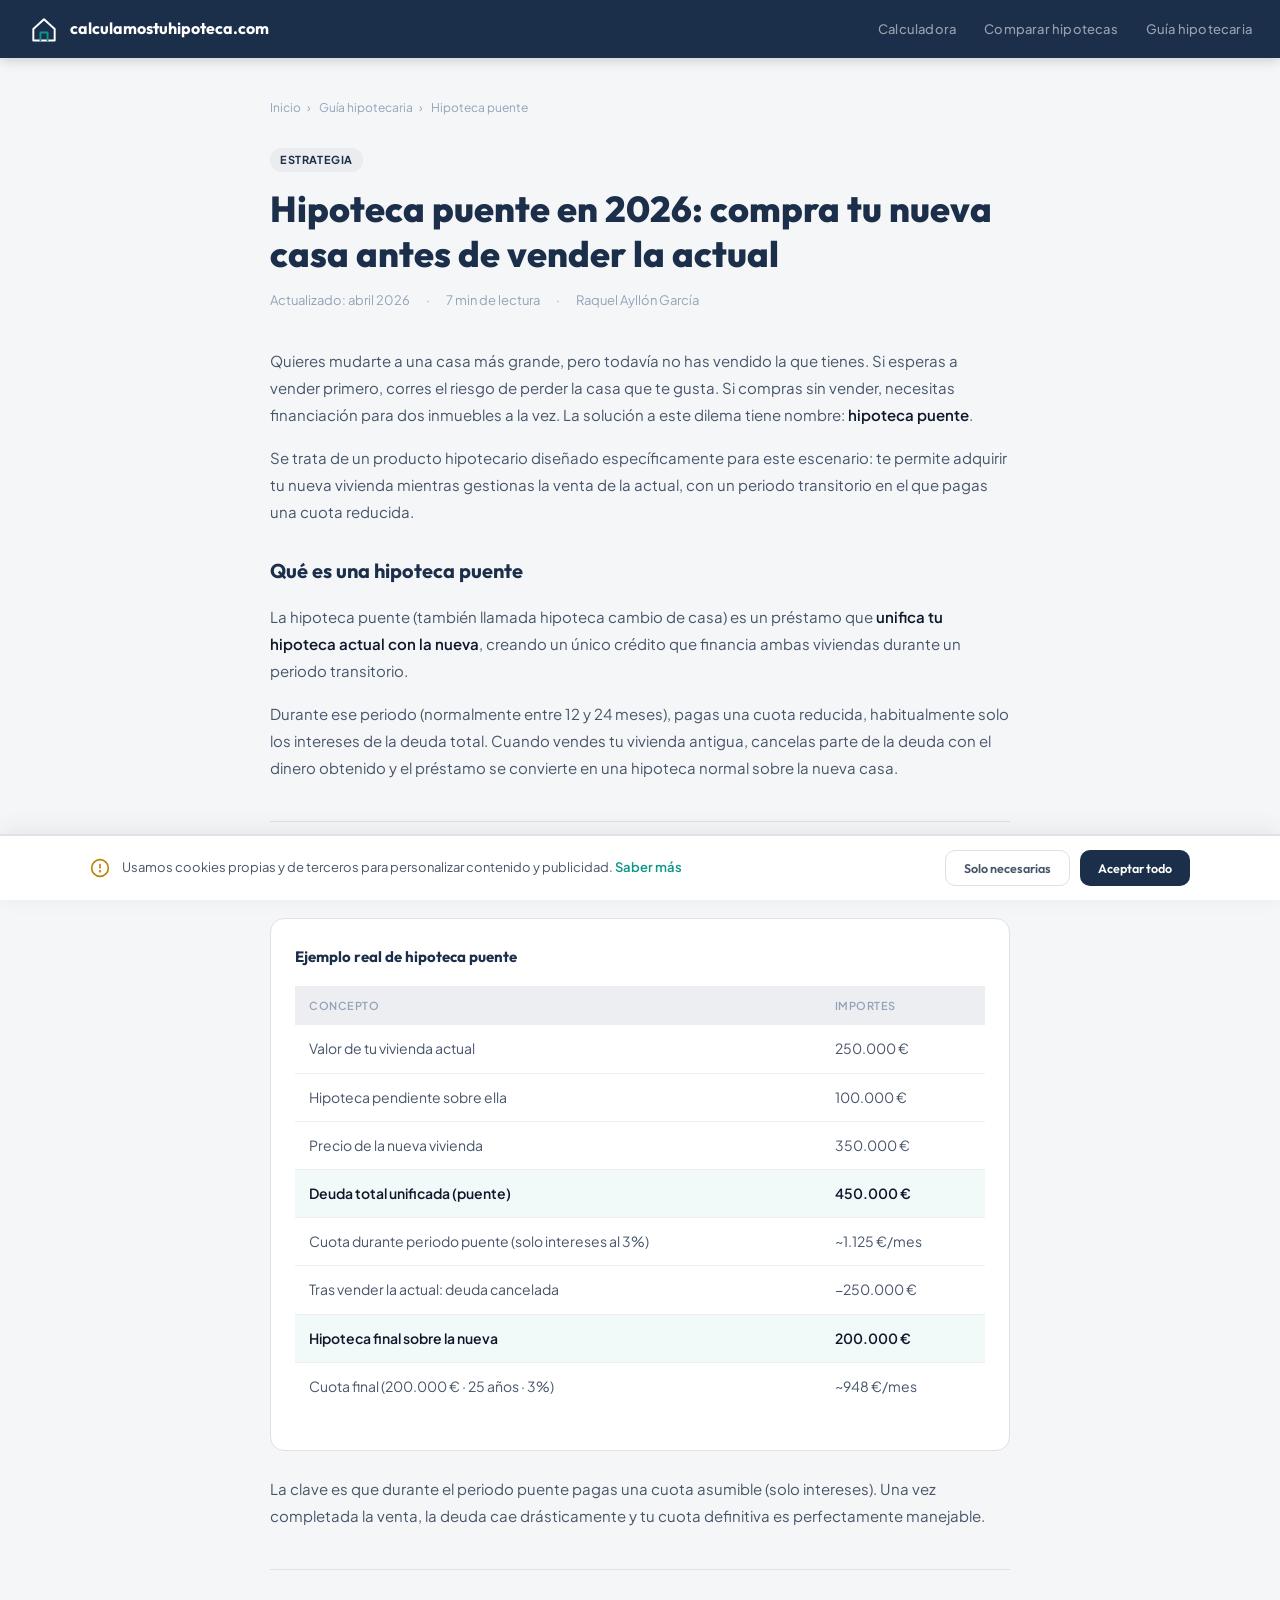
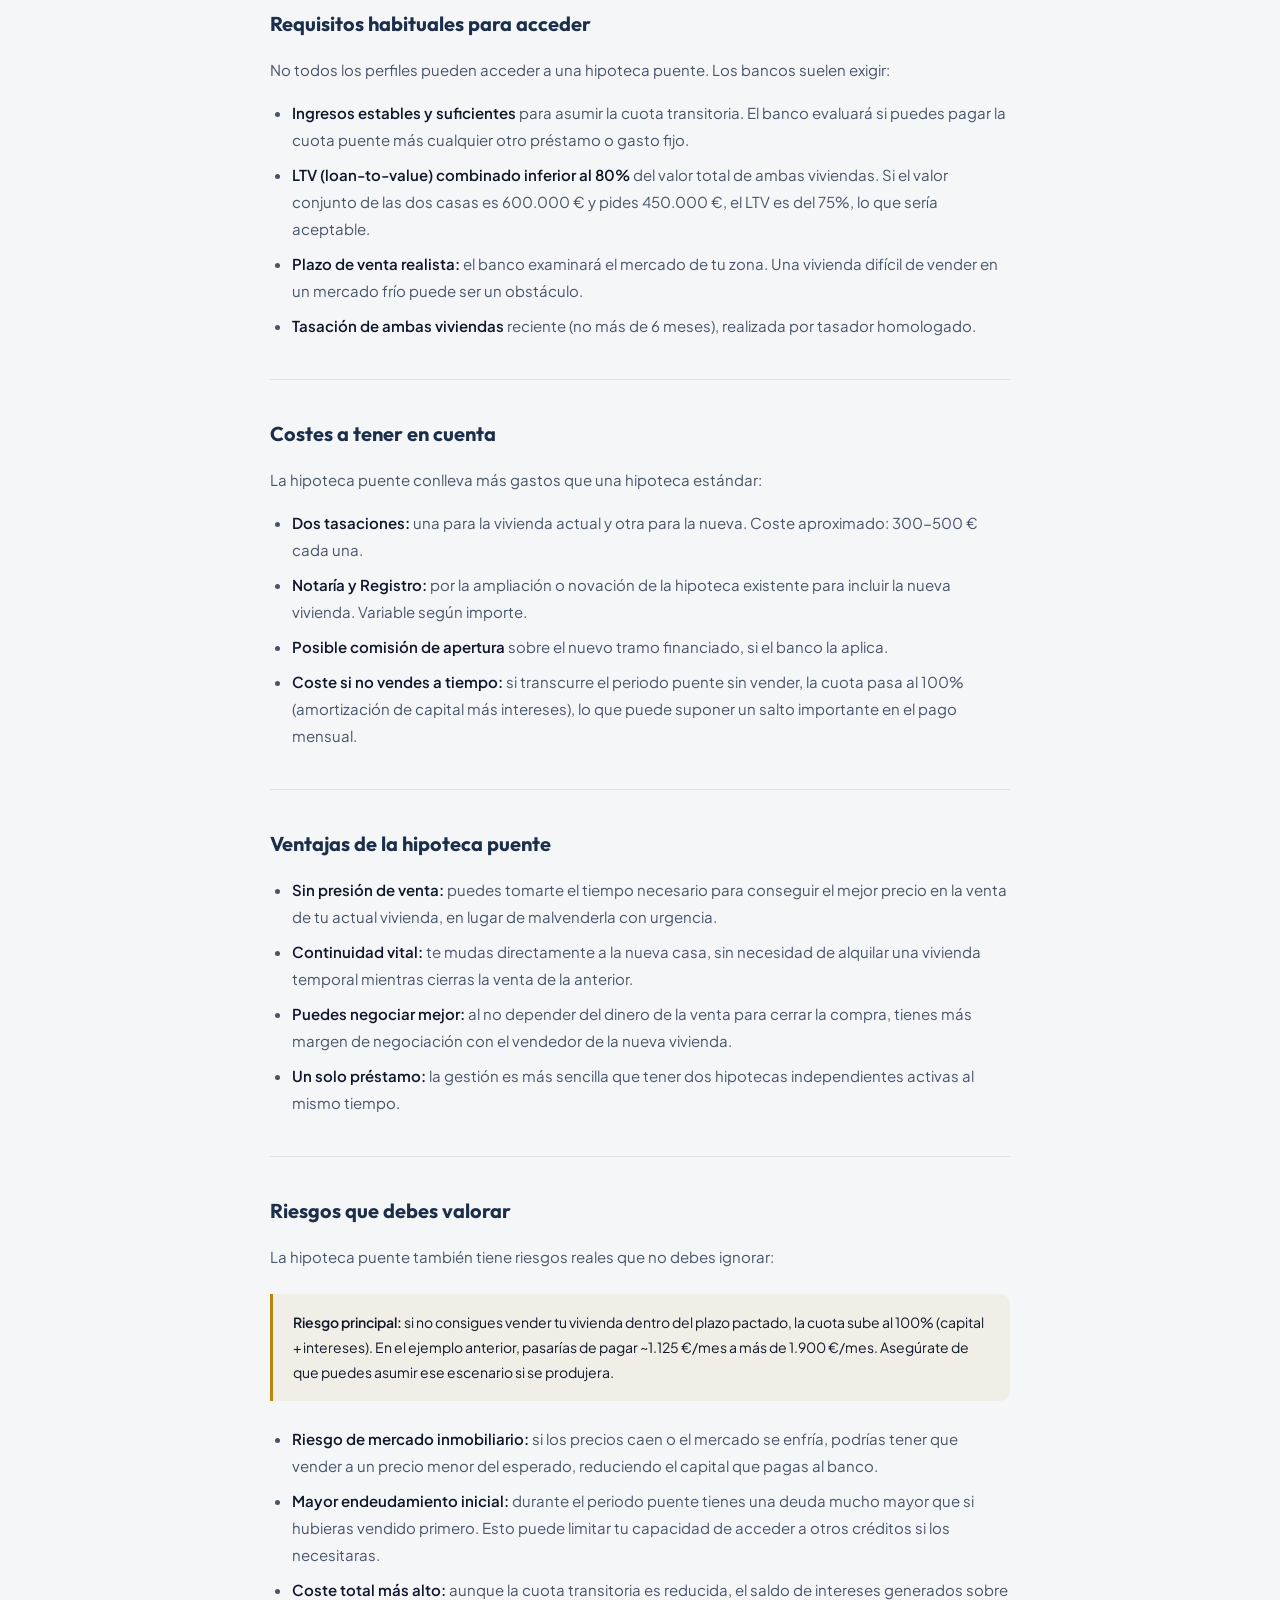
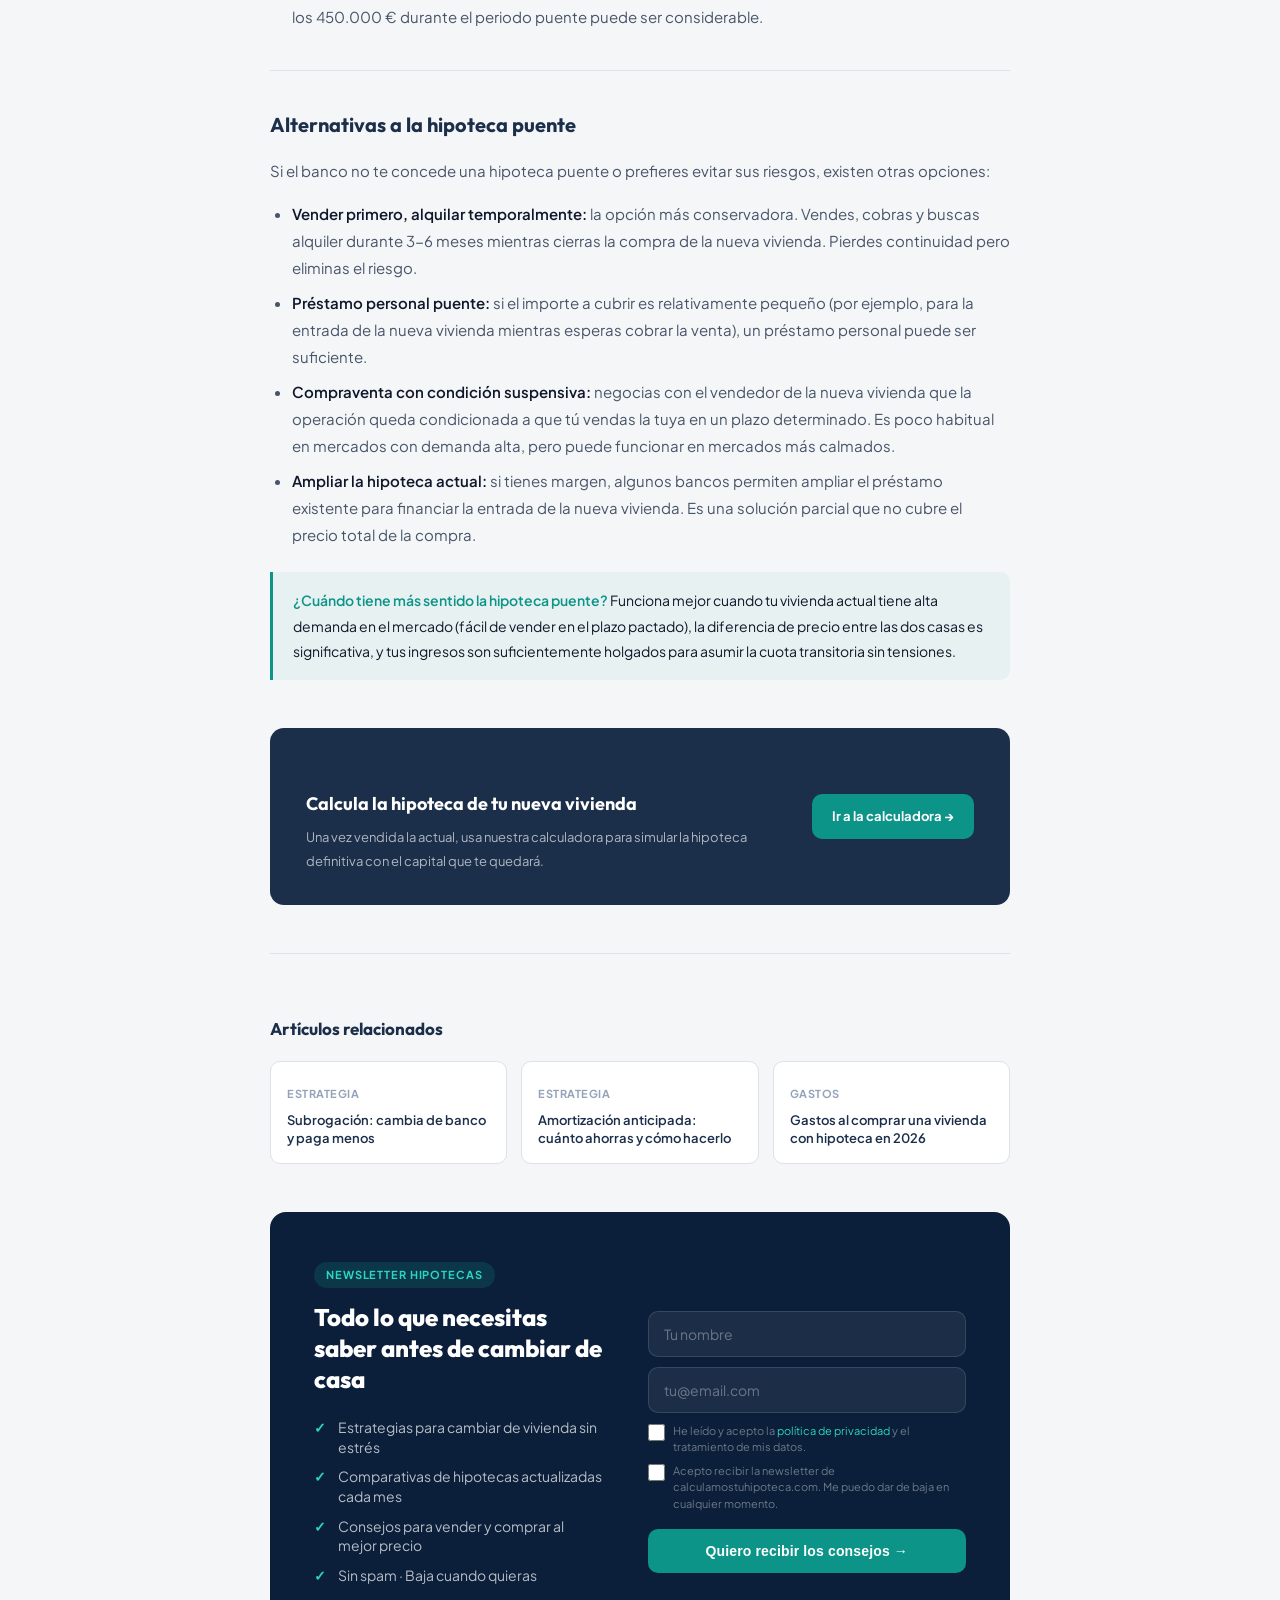
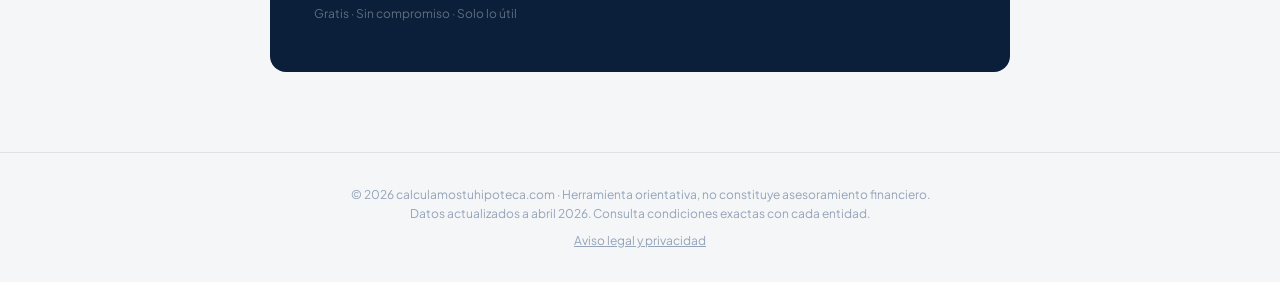
<file: hipoteca-puente.html>
<!DOCTYPE html>
<html lang="es">
<head>
<meta charset="UTF-8">
<link rel="icon" href="favicon.ico" sizes="32x32">
<link rel="icon" href="favicon.svg" type="image/svg+xml">
<meta name="viewport" content="width=device-width, initial-scale=1.0">
<title>Hipoteca puente en 2026: compra antes de vender tu casa | calculamostuhipoteca.com</title>
<meta name="description" content="La hipoteca puente te permite comprar una casa nueva sin tener que vender la actual primero. Cómo funciona, requisitos, costes y alternativas en 2026.">
<meta name="robots" content="index, follow">
<meta name="author" content="Raquel Ayllón García">
<link rel="canonical" href="https://calculamostuhipoteca.com/hipoteca-puente">
<meta property="og:title" content="Hipoteca puente en 2026: compra tu nueva casa antes de vender la actual">
<meta property="og:description" content="Cómo funciona la hipoteca puente, sus requisitos, costes, ventajas, riesgos y alternativas. Guía completa para 2026.">
<meta property="og:type" content="article">
<meta property="og:url" content="https://calculamostuhipoteca.com/hipoteca-puente">
<meta property="og:locale" content="es_ES">
<script type="application/ld+json">
{
  "@context": "https://schema.org",
  "@type": "Article",
  "headline": "Hipoteca puente en 2026: compra tu nueva casa antes de vender la actual",
  "description": "Guía completa sobre la hipoteca puente: cómo funciona, requisitos, costes, ventajas y riesgos para 2026.",
  "url": "https://calculamostuhipoteca.com/hipoteca-puente",
  "datePublished": "2026-04-13",
  "dateModified": "2026-04-13",
  "inLanguage": "es-ES",
  "author": {"@type":"Person","name":"Raquel Ayllón García"},
  "publisher": {"@type":"Organization","name":"calculamostuhipoteca.com","url":"https://calculamostuhipoteca.com"},
  "breadcrumb": {
    "@type": "BreadcrumbList",
    "itemListElement": [
      {"@type":"ListItem","position":1,"name":"Inicio","item":"https://calculamostuhipoteca.com/"},
      {"@type":"ListItem","position":2,"name":"Guía hipotecaria","item":"https://calculamostuhipoteca.com/guia-hipotecaria"},
      {"@type":"ListItem","position":3,"name":"Hipoteca puente"}
    ]
  }
}
</script>
<link rel="preconnect" href="https://fonts.googleapis.com">
<link rel="preconnect" href="https://fonts.gstatic.com" crossorigin>
<link href="https://fonts.googleapis.com/css2?family=Outfit:wght@300;400;500;600;700;800&family=Plus+Jakarta+Sans:ital,wght@0,400;0,500;0,600;0,700;0,800&display=swap" rel="stylesheet">
<link rel="stylesheet" href="style.css">
<style>
  .article-layout{max-width:780px;margin:0 auto;padding:40px 20px 80px}
  .breadcrumb{font-size:12px;color:var(--ink-muted);margin-bottom:28px}
  .breadcrumb a{color:var(--ink-muted);text-decoration:none}
  .breadcrumb a:hover{color:var(--teal)}
  .breadcrumb span{margin:0 6px}
  .article-header{margin-bottom:36px}
  .article-tag{display:inline-block;font-size:11px;font-weight:700;letter-spacing:.6px;text-transform:uppercase;padding:3px 10px;border-radius:99px;background:var(--navy-light);color:var(--navy);margin-bottom:14px}
  .article-header h1{font-family:'Outfit',sans-serif;font-weight:800;font-size:clamp(24px,4vw,36px);color:var(--navy);line-height:1.25;margin-bottom:14px}
  .article-meta{font-size:13px;color:var(--ink-muted);display:flex;gap:16px;align-items:center;flex-wrap:wrap}
  .article-body{font-size:15px;color:var(--ink-soft);line-height:1.8}
  .article-body h2{font-family:'Outfit',sans-serif;font-weight:700;font-size:20px;color:var(--navy);margin:40px 0 14px;padding-top:36px;border-top:1px solid var(--border)}
  .article-body h2:first-of-type{border-top:none;padding-top:0;margin-top:28px}
  .article-body h3{font-family:'Outfit',sans-serif;font-weight:600;font-size:17px;color:var(--ink);margin:28px 0 10px}
  .article-body p{margin-bottom:16px}
  .article-body strong{color:var(--ink);font-weight:600}
  .article-body ul{list-style:disc;padding-left:22px;margin-bottom:16px}
  .article-body ul li{margin-bottom:8px}
  .article-body ol{padding-left:22px;margin-bottom:16px}
  .article-body ol li{margin-bottom:10px}
  .article-body a{color:var(--teal);text-decoration:none}
  .article-body a:hover{text-decoration:underline}
  .callout{background:var(--teal-light);border-left:3px solid var(--teal);border-radius:0 10px 10px 0;padding:16px 20px;margin:24px 0;font-size:14px;color:var(--ink)}
  .callout strong{color:var(--teal)}
  .warning{background:var(--gold-light);border-left:3px solid var(--gold);border-radius:0 10px 10px 0;padding:16px 20px;margin:24px 0;font-size:14px;color:var(--ink)}
  .example-box{background:#fff;border:1.5px solid var(--border);border-radius:var(--radius);padding:24px;margin:24px 0}
  .example-box h4{font-family:'Outfit',sans-serif;font-weight:700;font-size:15px;color:var(--navy);margin:0 0 14px}
  .compare-table{width:100%;border-collapse:collapse;font-size:14px;margin:16px 0}
  .compare-table th{background:var(--surface-alt);padding:10px 14px;text-align:left;font-weight:600;color:var(--ink-muted);font-size:11px;text-transform:uppercase;letter-spacing:.5px}
  .compare-table td{padding:11px 14px;border-bottom:1px solid var(--surface-alt);color:var(--ink-soft);vertical-align:top}
  .compare-table tr:last-child td{border-bottom:none}
  .highlight-row td{background:rgba(13,148,136,0.05);font-weight:600;color:var(--ink)}
  .steps{counter-reset:steps;list-style:none;padding:0;margin:16px 0 24px}
  .steps li{counter-increment:steps;padding:14px 14px 14px 52px;position:relative;border-left:2px solid var(--teal-light);margin-bottom:8px;font-size:14px;color:var(--ink-soft);line-height:1.6}
  .steps li::before{content:counter(steps);position:absolute;left:-14px;top:14px;width:26px;height:26px;background:var(--teal);color:#fff;border-radius:50%;display:flex;align-items:center;justify-content:center;font-size:12px;font-weight:700}
  .article-cta{background:var(--navy);border-radius:var(--radius);padding:32px 36px;margin:48px 0;display:flex;gap:24px;align-items:center}
  @media(max-width:560px){.article-cta{flex-direction:column;padding:24px 20px;text-align:center}}
  .article-cta-text h3{font-family:'Outfit',sans-serif;font-weight:700;font-size:18px;color:#fff;margin-bottom:6px}
  .article-cta-text p{font-size:13px;color:rgba(255,255,255,0.65);margin:0}
  .article-cta a{background:#0D9488;color:#fff;border-radius:10px;padding:11px 20px;font-size:13px;font-weight:700;text-decoration:none;white-space:nowrap;flex-shrink:0}
  .article-cta a:hover{background:#0f766e}
  .related-articles{margin-top:48px;padding-top:32px;border-top:1px solid var(--border)}
  .related-articles h3{font-family:'Outfit',sans-serif;font-weight:700;font-size:17px;color:var(--navy);margin-bottom:16px}
  .related-grid{display:grid;grid-template-columns:repeat(3,1fr);gap:14px}
  @media(max-width:600px){.related-grid{grid-template-columns:1fr}}
  .related-card{background:var(--surface);border:1.5px solid var(--border);border-radius:10px;padding:16px;text-decoration:none;display:block;transition:border-color .2s}
  .related-card:hover{border-color:var(--teal)}
  .related-card span{font-size:11px;font-weight:700;text-transform:uppercase;letter-spacing:.5px;color:var(--ink-muted)}
  .related-card p{font-size:13px;font-weight:600;color:var(--navy);margin:6px 0 0;line-height:1.4}
  .nl-art{background:#0B1F3A;border-radius:16px;padding:48px 44px;margin-top:48px}
  @media(max-width:600px){.nl-art{padding:32px 22px}}
  .nl-art-inner{display:grid;grid-template-columns:1fr 1.1fr;gap:44px;align-items:center}
  @media(max-width:700px){.nl-art-inner{grid-template-columns:1fr;gap:28px}}
  .nl-art-tag{display:inline-block;background:rgba(13,148,136,.2);color:#2dd4bf;font-size:11px;font-weight:700;text-transform:uppercase;letter-spacing:.08em;border-radius:20px;padding:4px 12px;margin-bottom:14px}
  .nl-art-left h3{color:#fff;font-family:'Outfit',sans-serif;font-weight:800;font-size:24px;line-height:1.3;margin:0 0 18px}
  .nl-art-perks{list-style:none;padding:0;margin:0 0 14px}
  .nl-art-perks li{color:rgba(255,255,255,.7);font-size:14px;padding:5px 0 5px 24px;position:relative;line-height:1.4}
  .nl-art-perks li::before{content:'✓';position:absolute;left:0;color:#2dd4bf;font-weight:700}
  .nl-art-trust{font-size:12px;color:rgba(255,255,255,.35);margin:0}
  .nl-art-right input[type=text],.nl-art-right input[type=email]{display:block;width:100%;padding:13px 15px;border:1.5px solid rgba(255,255,255,.12);border-radius:10px;font-size:14px;font-family:inherit;color:#fff;background:rgba(255,255,255,.07);box-sizing:border-box;margin-bottom:10px}
  .nl-art-right input::placeholder{color:rgba(255,255,255,.35)}
  .nl-art-right input:focus{outline:none;border-color:#2dd4bf;background:rgba(255,255,255,.1)}
  .nl-art-ck{display:flex;gap:8px;align-items:flex-start;font-size:11px;color:rgba(255,255,255,.4);line-height:1.5;margin-bottom:7px;cursor:pointer}
  .nl-art-ck input[type=checkbox]{width:17px;height:17px;margin-top:1px;flex-shrink:0;accent-color:#2dd4bf;cursor:pointer}
  .nl-art-ck a{color:#2dd4bf;text-decoration:none}
  .nl-art-btn{background:#0D9488;color:#fff;border:none;border-radius:10px;padding:14px 20px;font-size:14px;font-weight:700;cursor:pointer;width:100%;margin-top:10px;transition:background .2s;letter-spacing:.01em}
  .nl-art-btn:hover{background:#0f766e}
  .nl-art-btn:disabled{opacity:.6;cursor:not-allowed}
  .nl-art-ok{display:none;color:#2dd4bf;font-size:15px;font-weight:600;line-height:1.5;text-align:center;padding:20px 0}
</style>
</head>
<body>

<nav class="nav">
  <a href="index.html" class="nav-brand">
    <svg class="nav-logo" viewBox="0 0 36 36" fill="none" xmlns="http://www.w3.org/2000/svg" aria-hidden="true">
      <path d="M6 18L18 7L30 18V31H6V18Z" stroke="#fff" stroke-width="2.2" stroke-linecap="round" stroke-linejoin="round"/>
      <path d="M14 31V22H22V31" stroke="#0D9488" stroke-width="2.2" stroke-linecap="round" stroke-linejoin="round"/>
    </svg>
    calculamostuhipoteca.com
  </a>
  <nav class="nav-links" aria-label="Navegación principal">
    <a href="index.html">Calculadora</a>
    <a href="comparar-hipotecas.html">Comparar hipotecas</a>
    <a href="guia-hipotecaria.html" class="active">Guía hipotecaria</a>
  </nav>
</nav>

<div class="article-layout">

  <nav class="breadcrumb" aria-label="Ruta de navegación">
    <a href="index.html">Inicio</a><span>›</span>
    <a href="guia-hipotecaria.html">Guía hipotecaria</a><span>›</span>
    Hipoteca puente
  </nav>

  <header class="article-header">
    <span class="article-tag">Estrategia</span>
    <h1>Hipoteca puente en 2026: compra tu nueva casa antes de vender la actual</h1>
    <div class="article-meta">
      <span>Actualizado: abril 2026</span>
      <span>·</span>
      <span>7 min de lectura</span>
      <span>·</span>
      <span>Raquel Ayllón García</span>
    </div>
  </header>

  <div class="article-body">

    <p>Quieres mudarte a una casa más grande, pero todavía no has vendido la que tienes. Si esperas a vender primero, corres el riesgo de perder la casa que te gusta. Si compras sin vender, necesitas financiación para dos inmuebles a la vez. La solución a este dilema tiene nombre: <strong>hipoteca puente</strong>.</p>

    <p>Se trata de un producto hipotecario diseñado específicamente para este escenario: te permite adquirir tu nueva vivienda mientras gestionas la venta de la actual, con un periodo transitorio en el que pagas una cuota reducida.</p>

    <h2>Qué es una hipoteca puente</h2>

    <p>La hipoteca puente (también llamada hipoteca cambio de casa) es un préstamo que <strong>unifica tu hipoteca actual con la nueva</strong>, creando un único crédito que financia ambas viviendas durante un periodo transitorio.</p>

    <p>Durante ese periodo (normalmente entre 12 y 24 meses), pagas una cuota reducida, habitualmente solo los intereses de la deuda total. Cuando vendes tu vivienda antigua, cancelas parte de la deuda con el dinero obtenido y el préstamo se convierte en una hipoteca normal sobre la nueva casa.</p>

    <h2>Cómo funciona: ejemplo paso a paso</h2>

    <div class="example-box">
      <h4>Ejemplo real de hipoteca puente</h4>
      <table class="compare-table">
        <thead>
          <tr>
            <th>Concepto</th>
            <th>Importes</th>
          </tr>
        </thead>
        <tbody>
          <tr><td>Valor de tu vivienda actual</td><td>250.000 €</td></tr>
          <tr><td>Hipoteca pendiente sobre ella</td><td>100.000 €</td></tr>
          <tr><td>Precio de la nueva vivienda</td><td>350.000 €</td></tr>
          <tr class="highlight-row"><td><strong>Deuda total unificada (puente)</strong></td><td><strong>450.000 €</strong></td></tr>
          <tr><td>Cuota durante periodo puente (solo intereses al 3%)</td><td>~1.125 €/mes</td></tr>
          <tr><td>Tras vender la actual: deuda cancelada</td><td>−250.000 €</td></tr>
          <tr class="highlight-row"><td><strong>Hipoteca final sobre la nueva</strong></td><td><strong>200.000 €</strong></td></tr>
          <tr><td>Cuota final (200.000 € · 25 años · 3%)</td><td>~948 €/mes</td></tr>
        </tbody>
      </table>
    </div>

    <p>La clave es que durante el periodo puente pagas una cuota asumible (solo intereses). Una vez completada la venta, la deuda cae drásticamente y tu cuota definitiva es perfectamente manejable.</p>

    <h2>Requisitos habituales para acceder</h2>

    <p>No todos los perfiles pueden acceder a una hipoteca puente. Los bancos suelen exigir:</p>

    <ul>
      <li><strong>Ingresos estables y suficientes</strong> para asumir la cuota transitoria. El banco evaluará si puedes pagar la cuota puente más cualquier otro préstamo o gasto fijo.</li>
      <li><strong>LTV (loan-to-value) combinado inferior al 80%</strong> del valor total de ambas viviendas. Si el valor conjunto de las dos casas es 600.000 € y pides 450.000 €, el LTV es del 75%, lo que sería aceptable.</li>
      <li><strong>Plazo de venta realista:</strong> el banco examinará el mercado de tu zona. Una vivienda difícil de vender en un mercado frío puede ser un obstáculo.</li>
      <li><strong>Tasación de ambas viviendas</strong> reciente (no más de 6 meses), realizada por tasador homologado.</li>
    </ul>

    <h2>Costes a tener en cuenta</h2>

    <p>La hipoteca puente conlleva más gastos que una hipoteca estándar:</p>

    <ul>
      <li><strong>Dos tasaciones:</strong> una para la vivienda actual y otra para la nueva. Coste aproximado: 300-500 € cada una.</li>
      <li><strong>Notaría y Registro:</strong> por la ampliación o novación de la hipoteca existente para incluir la nueva vivienda. Variable según importe.</li>
      <li><strong>Posible comisión de apertura</strong> sobre el nuevo tramo financiado, si el banco la aplica.</li>
      <li><strong>Coste si no vendes a tiempo:</strong> si transcurre el periodo puente sin vender, la cuota pasa al 100% (amortización de capital más intereses), lo que puede suponer un salto importante en el pago mensual.</li>
    </ul>

    <h2>Ventajas de la hipoteca puente</h2>

    <ul>
      <li><strong>Sin presión de venta:</strong> puedes tomarte el tiempo necesario para conseguir el mejor precio en la venta de tu actual vivienda, en lugar de malvenderla con urgencia.</li>
      <li><strong>Continuidad vital:</strong> te mudas directamente a la nueva casa, sin necesidad de alquilar una vivienda temporal mientras cierras la venta de la anterior.</li>
      <li><strong>Puedes negociar mejor:</strong> al no depender del dinero de la venta para cerrar la compra, tienes más margen de negociación con el vendedor de la nueva vivienda.</li>
      <li><strong>Un solo préstamo:</strong> la gestión es más sencilla que tener dos hipotecas independientes activas al mismo tiempo.</li>
    </ul>

    <h2>Riesgos que debes valorar</h2>

    <p>La hipoteca puente también tiene riesgos reales que no debes ignorar:</p>

    <div class="warning">
      <strong>Riesgo principal:</strong> si no consigues vender tu vivienda dentro del plazo pactado, la cuota sube al 100% (capital + intereses). En el ejemplo anterior, pasarías de pagar ~1.125 €/mes a más de 1.900 €/mes. Asegúrate de que puedes asumir ese escenario si se produjera.
    </div>

    <ul>
      <li><strong>Riesgo de mercado inmobiliario:</strong> si los precios caen o el mercado se enfría, podrías tener que vender a un precio menor del esperado, reduciendo el capital que pagas al banco.</li>
      <li><strong>Mayor endeudamiento inicial:</strong> durante el periodo puente tienes una deuda mucho mayor que si hubieras vendido primero. Esto puede limitar tu capacidad de acceder a otros créditos si los necesitaras.</li>
      <li><strong>Coste total más alto:</strong> aunque la cuota transitoria es reducida, el saldo de intereses generados sobre los 450.000 € durante el periodo puente puede ser considerable.</li>
    </ul>

    <h2>Alternativas a la hipoteca puente</h2>

    <p>Si el banco no te concede una hipoteca puente o prefieres evitar sus riesgos, existen otras opciones:</p>

    <ul>
      <li><strong>Vender primero, alquilar temporalmente:</strong> la opción más conservadora. Vendes, cobras y buscas alquiler durante 3-6 meses mientras cierras la compra de la nueva vivienda. Pierdes continuidad pero eliminas el riesgo.</li>
      <li><strong>Préstamo personal puente:</strong> si el importe a cubrir es relativamente pequeño (por ejemplo, para la entrada de la nueva vivienda mientras esperas cobrar la venta), un préstamo personal puede ser suficiente.</li>
      <li><strong>Compraventa con condición suspensiva:</strong> negocias con el vendedor de la nueva vivienda que la operación queda condicionada a que tú vendas la tuya en un plazo determinado. Es poco habitual en mercados con demanda alta, pero puede funcionar en mercados más calmados.</li>
      <li><strong>Ampliar la hipoteca actual:</strong> si tienes margen, algunos bancos permiten ampliar el préstamo existente para financiar la entrada de la nueva vivienda. Es una solución parcial que no cubre el precio total de la compra.</li>
    </ul>

    <div class="callout">
      <strong>¿Cuándo tiene más sentido la hipoteca puente?</strong> Funciona mejor cuando tu vivienda actual tiene alta demanda en el mercado (fácil de vender en el plazo pactado), la diferencia de precio entre las dos casas es significativa, y tus ingresos son suficientemente holgados para asumir la cuota transitoria sin tensiones.
    </div>

    <div class="article-cta">
      <div class="article-cta-text">
        <h3>Calcula la hipoteca de tu nueva vivienda</h3>
        <p>Una vez vendida la actual, usa nuestra calculadora para simular la hipoteca definitiva con el capital que te quedará.</p>
      </div>
      <a href="index.html">Ir a la calculadora →</a>
    </div>

    <div class="related-articles">
      <h3>Artículos relacionados</h3>
      <div class="related-grid">
        <a href="subrogacion-hipoteca.html" class="related-card">
          <span>Estrategia</span>
          <p>Subrogación: cambia de banco y paga menos</p>
        </a>
        <a href="amortizacion-anticipada.html" class="related-card">
          <span>Estrategia</span>
          <p>Amortización anticipada: cuánto ahorras y cómo hacerlo</p>
        </a>
        <a href="gastos-compra-hipoteca.html" class="related-card">
          <span>Gastos</span>
          <p>Gastos al comprar una vivienda con hipoteca en 2026</p>
        </a>
      </div>
    </div>

  </div>

  <!-- NEWSLETTER -->
  <div class="nl-art" id="nl-art-form">
    <div class="nl-art-inner">
      <div class="nl-art-left">
        <span class="nl-art-tag">Newsletter hipotecas</span>
        <h3>Todo lo que necesitas saber antes de cambiar de casa</h3>
        <ul class="nl-art-perks">
          <li>Estrategias para cambiar de vivienda sin estrés</li>
          <li>Comparativas de hipotecas actualizadas cada mes</li>
          <li>Consejos para vender y comprar al mejor precio</li>
          <li>Sin spam · Baja cuando quieras</li>
        </ul>
        <p class="nl-art-trust">Gratis · Sin compromiso · Solo lo útil</p>
      </div>
      <div class="nl-art-right">
        <input type="text" id="nlArtName" placeholder="Tu nombre" autocomplete="given-name">
        <input type="email" id="nlArtEmail" placeholder="tu@email.com" autocomplete="email">
        <label class="nl-art-ck">
          <input type="checkbox" id="nlArtC1">
          <span>He leído y acepto la <a href="aviso-legal.html">política de privacidad</a> y el tratamiento de mis datos.</span>
        </label>
        <label class="nl-art-ck">
          <input type="checkbox" id="nlArtC2">
          <span>Acepto recibir la newsletter de calculamostuhipoteca.com. Me puedo dar de baja en cualquier momento.</span>
        </label>
        <button class="nl-art-btn" onclick="nlArtSubscribe()">Quiero recibir los consejos →</button>
        <p class="nl-art-ok" id="nl-art-ok">¡Suscripción confirmada! Te avisaremos cuando haya novedades.</p>
      </div>
    </div>
  </div>

</div>

<footer class="footer">
  <p>© 2026 calculamostuhipoteca.com · Herramienta orientativa, no constituye asesoramiento financiero.</p>
  <p>Datos actualizados a abril 2026. Consulta condiciones exactas con cada entidad.</p>
  <p style="margin-top:8px"><a href="aviso-legal.html" style="color:var(--ink-muted);text-decoration:underline">Aviso legal y privacidad</a></p>
</footer>

<script src="newsletter.js"></script>
<script src="cookies.js"></script>

<!-- COOKIE BANNER -->
<div id="cookie-banner" class="cookie-banner" role="dialog" aria-label="Aviso de cookies">
  <div class="cookie-inner">
    <div class="cookie-msg">
      <svg width="20" height="20" viewBox="0 0 24 24" fill="none" stroke="currentColor" stroke-width="2" stroke-linecap="round" aria-hidden="true"><circle cx="12" cy="12" r="10"/><path d="M12 8v4"/><circle cx="12" cy="16" r=".5" fill="currentColor"/></svg>
      <p>Usamos cookies propias y de terceros para personalizar contenido y publicidad. <a href="aviso-legal.html">Saber más</a></p>
    </div>
    <div class="cookie-btns">
      <button class="cookie-btn-reject" onclick="rejectCookies()">Solo necesarias</button>
      <button class="cookie-btn-accept" onclick="acceptCookies()">Aceptar todo</button>
    </div>
  </div>
</div>
</body>
</html>
</file>
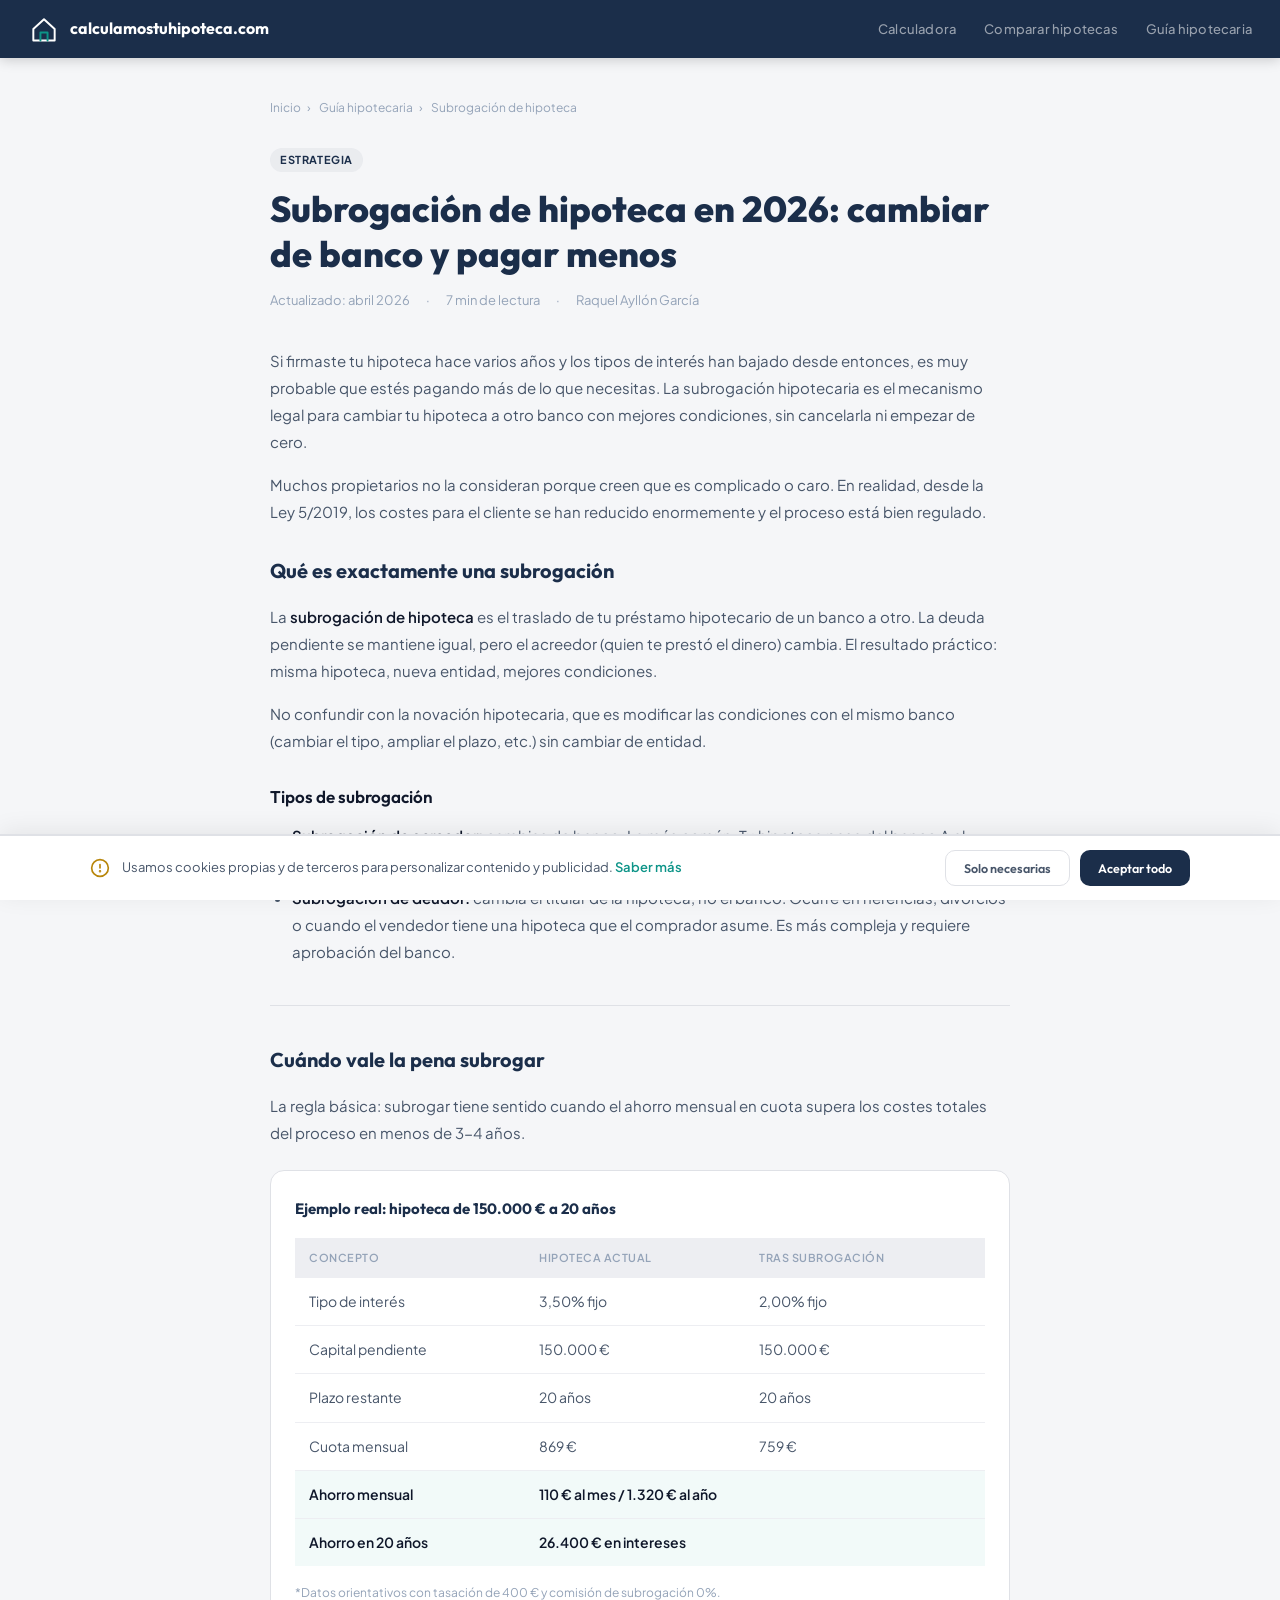
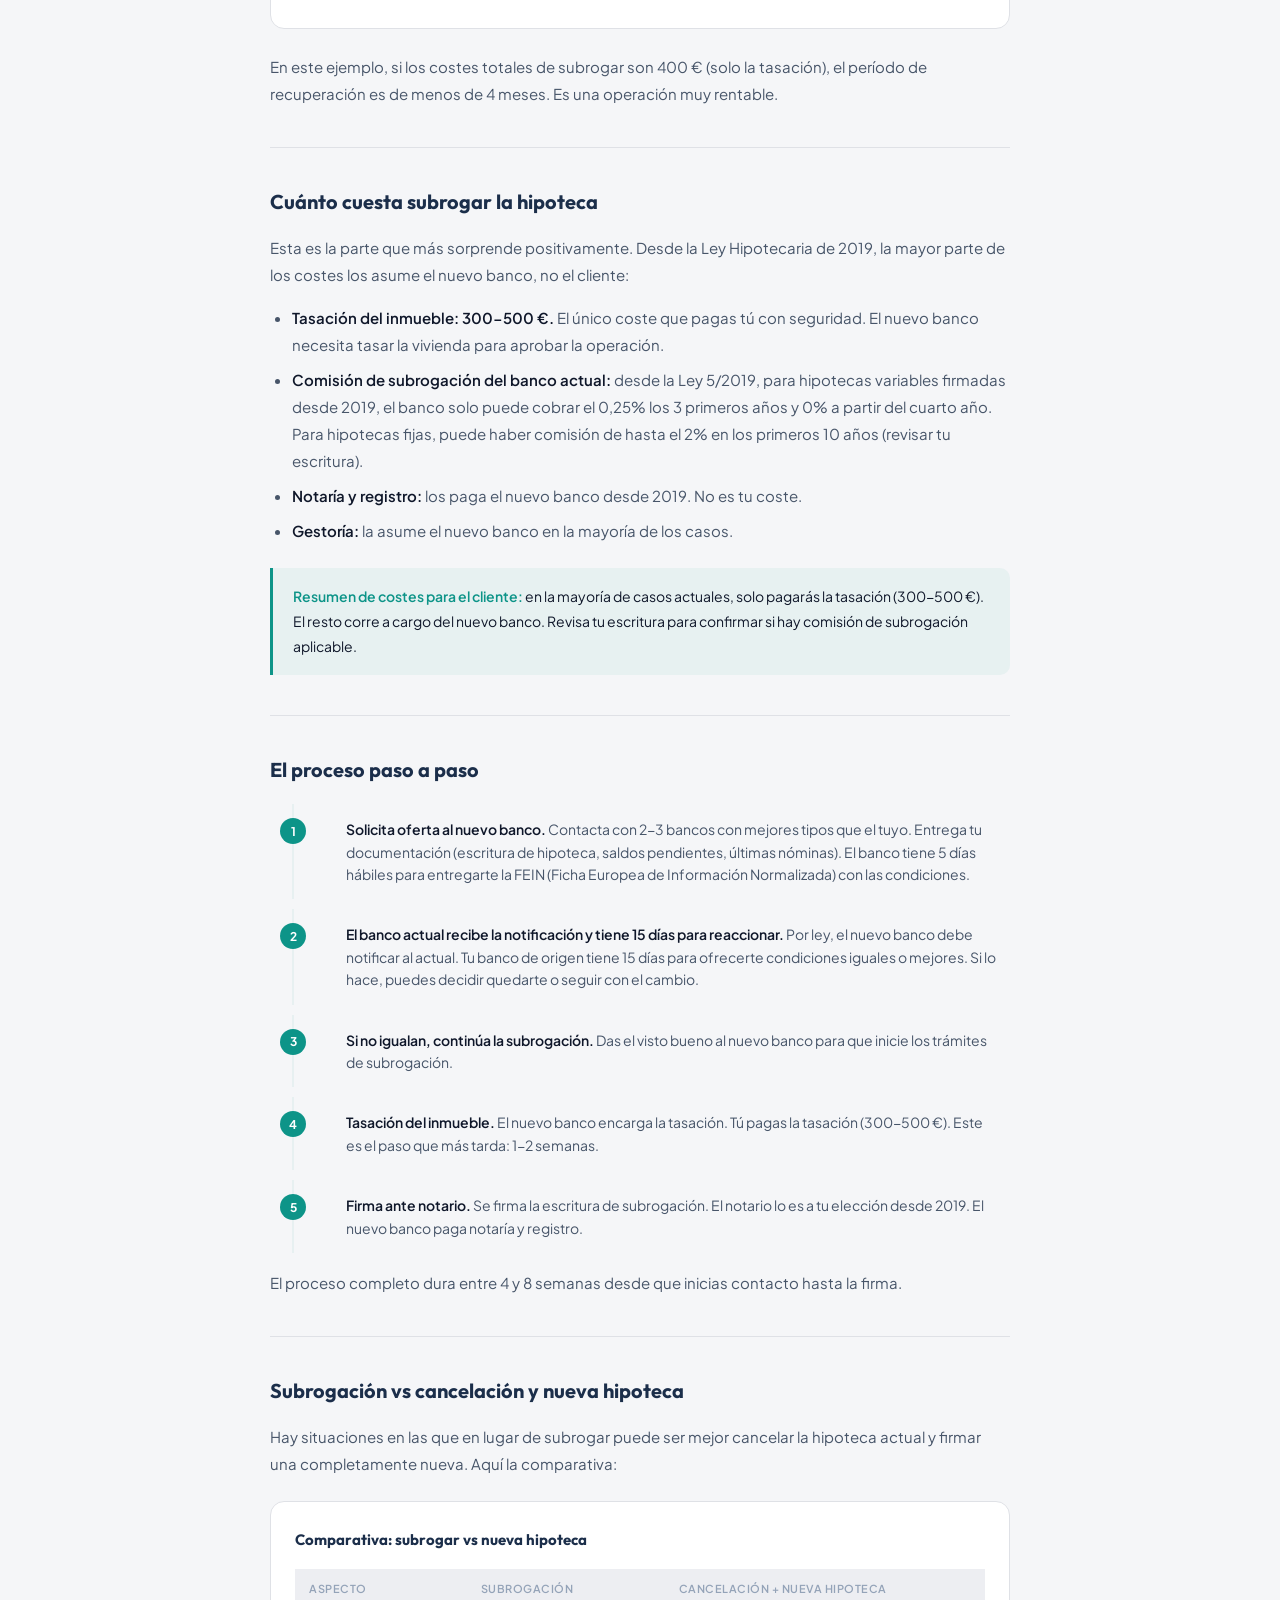
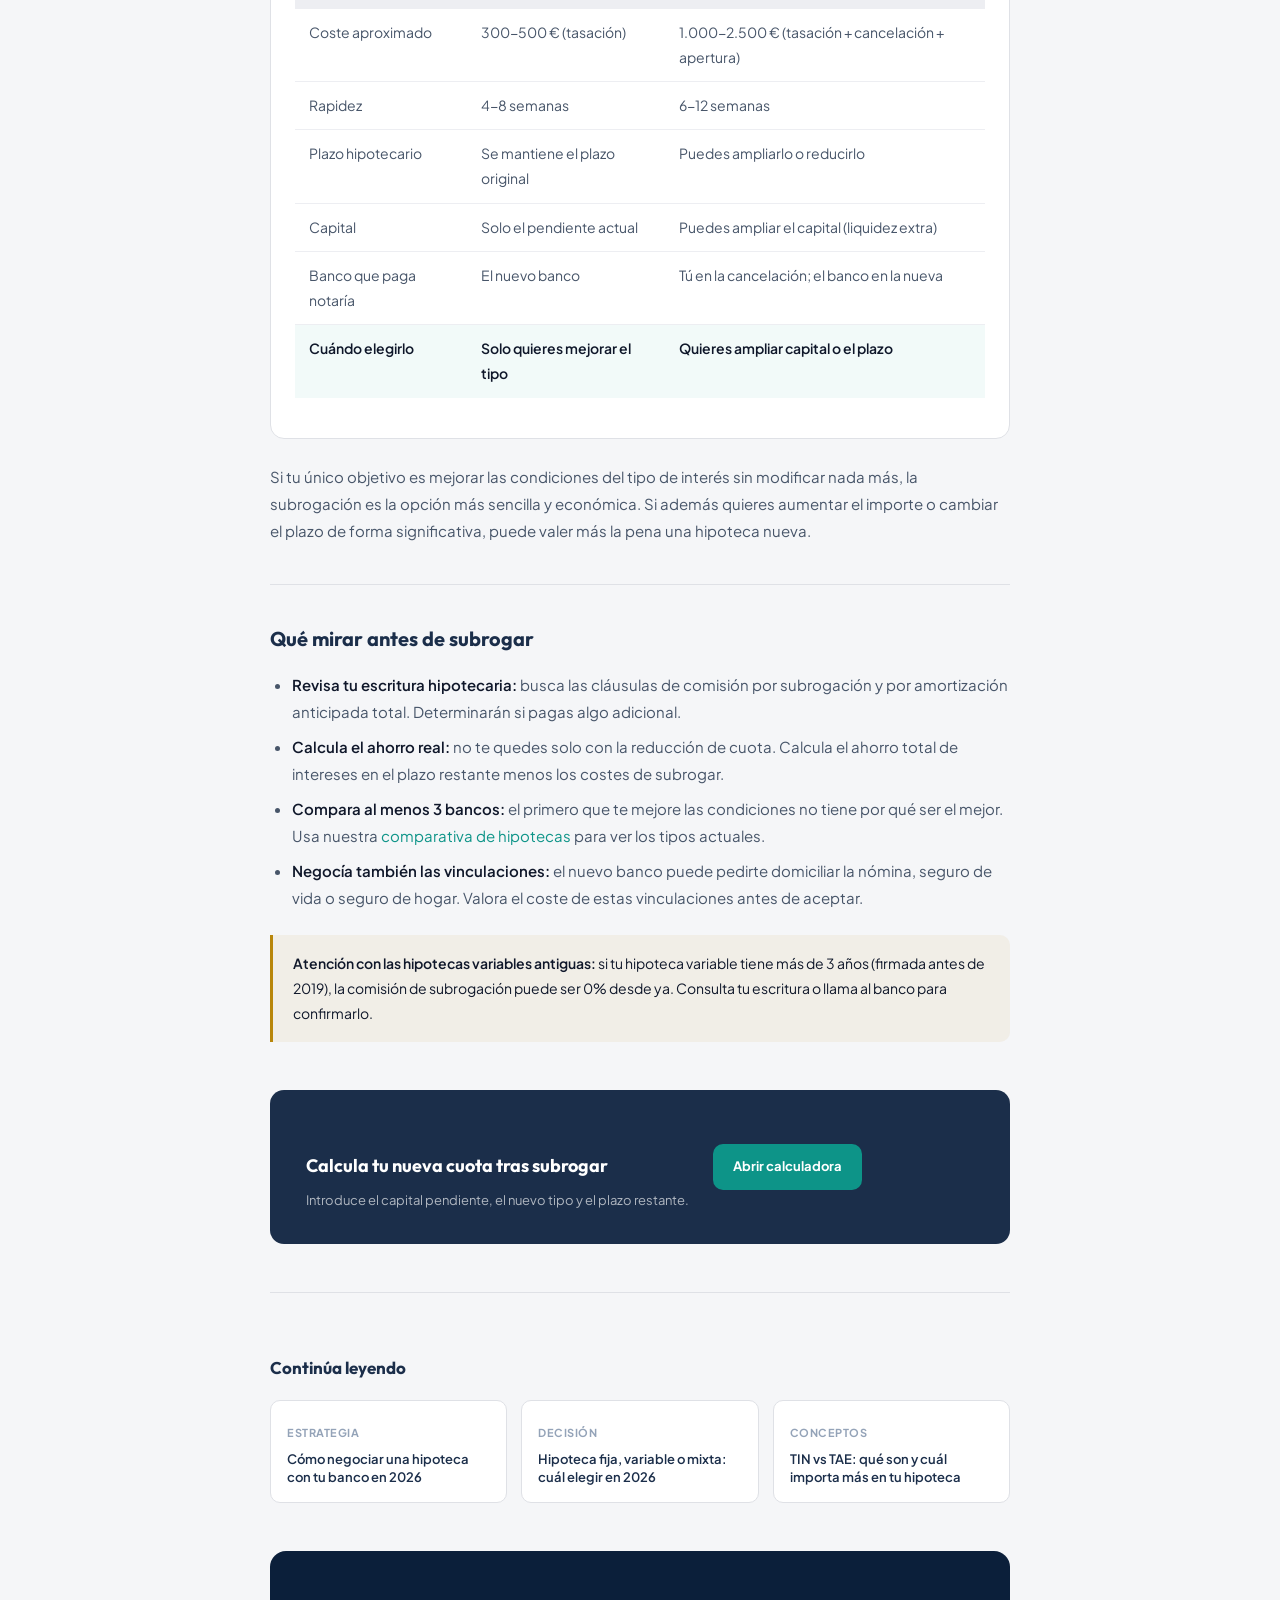
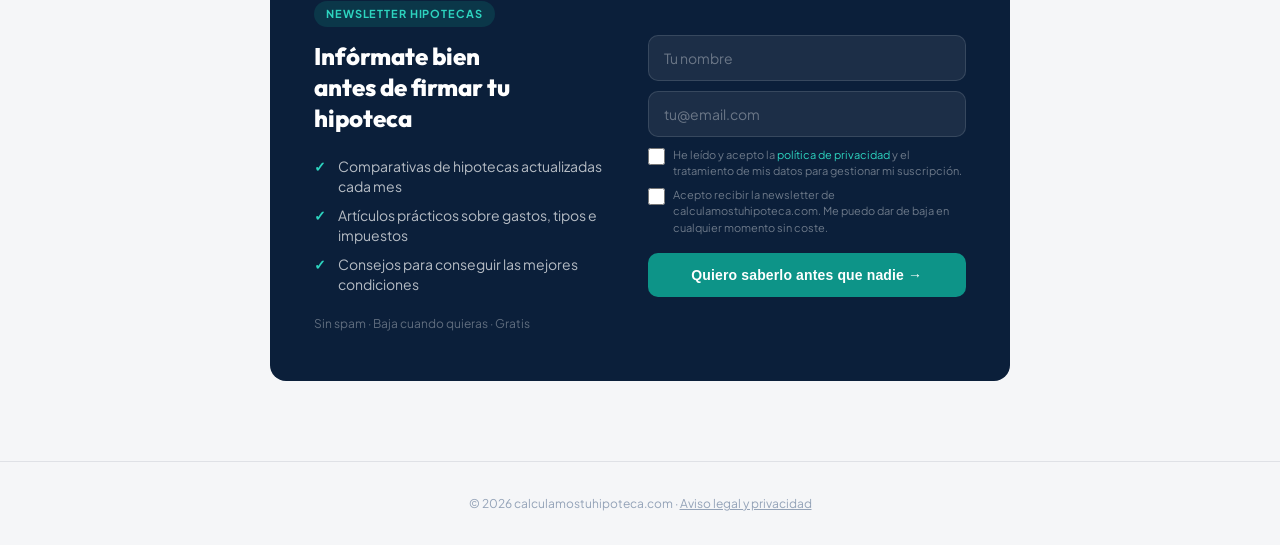
<file: subrogacion-hipoteca.html>
<!DOCTYPE html>
<html lang="es">
<head>
<meta charset="UTF-8">
<link rel="icon" href="favicon.ico" sizes="32x32">
<link rel="icon" href="favicon.svg" type="image/svg+xml">
<meta name="viewport" content="width=device-width, initial-scale=1.0">
<title>Subrogación de hipoteca en 2026: cambiar de banco y pagar menos | calculamostuhipoteca.com</title>
<meta name="description" content="Qué es la subrogación de hipoteca, cuándo vale la pena hacerla, cuánto cuesta y cómo es el proceso paso a paso para cambiar de banco en 2026.">
<meta name="robots" content="index, follow">
<meta name="author" content="Raquel Ayllón García">
<link rel="canonical" href="https://calculamostuhipoteca.com/subrogacion-hipoteca">
<meta property="og:title" content="Subrogación de hipoteca en 2026: cambiar de banco y pagar menos">
<meta property="og:description" content="Qué es subrogar una hipoteca, cuánto cuesta, cuándo conviene y cómo es el proceso para cambiar de banco en España.">
<meta property="og:type" content="article">
<meta property="og:url" content="https://calculamostuhipoteca.com/subrogacion-hipoteca">
<meta property="og:locale" content="es_ES">
<script type="application/ld+json">
{
  "@context": "https://schema.org",
  "@type": "Article",
  "headline": "Subrogación de hipoteca en 2026: cambiar de banco y pagar menos",
  "description": "Qué es la subrogación de hipoteca, cuándo vale la pena hacerla, cuánto cuesta y cómo es el proceso paso a paso.",
  "url": "https://calculamostuhipoteca.com/subrogacion-hipoteca",
  "datePublished": "2026-04-09",
  "dateModified": "2026-04-09",
  "inLanguage": "es-ES",
  "author": {"@type":"Person","name":"Raquel Ayllón García"},
  "publisher": {"@type":"Organization","name":"calculamostuhipoteca.com","url":"https://calculamostuhipoteca.com"},
  "breadcrumb": {
    "@type": "BreadcrumbList",
    "itemListElement": [
      {"@type":"ListItem","position":1,"name":"Inicio","item":"https://calculamostuhipoteca.com/"},
      {"@type":"ListItem","position":2,"name":"Guía hipotecaria","item":"https://calculamostuhipoteca.com/guia-hipotecaria"},
      {"@type":"ListItem","position":3,"name":"Subrogación de hipoteca"}
    ]
  }
}
</script>
<link rel="preconnect" href="https://fonts.googleapis.com">
<link rel="preconnect" href="https://fonts.gstatic.com" crossorigin>
<link href="https://fonts.googleapis.com/css2?family=Outfit:wght@300;400;500;600;700;800&family=Plus+Jakarta+Sans:ital,wght@0,400;0,500;0,600;0,700;0,800&display=swap" rel="stylesheet">
<link rel="stylesheet" href="style.css">
<style>
  .article-layout{max-width:780px;margin:0 auto;padding:40px 20px 80px}
  .breadcrumb{font-size:12px;color:var(--ink-muted);margin-bottom:28px}
  .breadcrumb a{color:var(--ink-muted);text-decoration:none}
  .breadcrumb a:hover{color:var(--teal)}
  .breadcrumb span{margin:0 6px}
  .article-header{margin-bottom:36px}
  .article-tag{display:inline-block;font-size:11px;font-weight:700;letter-spacing:.6px;text-transform:uppercase;padding:3px 10px;border-radius:99px;background:var(--navy-light);color:var(--navy);margin-bottom:14px}
  .article-header h1{font-family:'Outfit',sans-serif;font-weight:800;font-size:clamp(24px,4vw,36px);color:var(--navy);line-height:1.25;margin-bottom:14px}
  .article-meta{font-size:13px;color:var(--ink-muted);display:flex;gap:16px;align-items:center;flex-wrap:wrap}
  .article-body{font-size:15px;color:var(--ink-soft);line-height:1.8}
  .article-body h2{font-family:'Outfit',sans-serif;font-weight:700;font-size:20px;color:var(--navy);margin:40px 0 14px;padding-top:36px;border-top:1px solid var(--border)}
  .article-body h2:first-of-type{border-top:none;padding-top:0;margin-top:28px}
  .article-body h3{font-family:'Outfit',sans-serif;font-weight:600;font-size:17px;color:var(--ink);margin:28px 0 10px}
  .article-body p{margin-bottom:16px}
  .article-body strong{color:var(--ink);font-weight:600}
  .article-body ul{list-style:disc;padding-left:22px;margin-bottom:16px}
  .article-body ul li{margin-bottom:8px}
  .article-body ol{padding-left:22px;margin-bottom:16px}
  .article-body ol li{margin-bottom:10px}
  .article-body a{color:var(--teal);text-decoration:none}
  .article-body a:hover{text-decoration:underline}
  .callout{background:var(--teal-light);border-left:3px solid var(--teal);border-radius:0 10px 10px 0;padding:16px 20px;margin:24px 0;font-size:14px;color:var(--ink)}
  .callout strong{color:var(--teal)}
  .warning{background:var(--gold-light);border-left:3px solid var(--gold);border-radius:0 10px 10px 0;padding:16px 20px;margin:24px 0;font-size:14px;color:var(--ink)}
  .example-box{background:#fff;border:1.5px solid var(--border);border-radius:var(--radius);padding:24px;margin:24px 0}
  .example-box h4{font-family:'Outfit',sans-serif;font-weight:700;font-size:15px;color:var(--navy);margin:0 0 14px}
  .compare-table{width:100%;border-collapse:collapse;font-size:14px;margin:16px 0}
  .compare-table th{background:var(--surface-alt);padding:10px 14px;text-align:left;font-weight:600;color:var(--ink-muted);font-size:11px;text-transform:uppercase;letter-spacing:.5px}
  .compare-table td{padding:11px 14px;border-bottom:1px solid var(--surface-alt);color:var(--ink-soft);vertical-align:top}
  .compare-table tr:last-child td{border-bottom:none}
  .highlight-row td{background:rgba(13,148,136,0.05);font-weight:600;color:var(--ink)}
  .steps{counter-reset:steps;list-style:none;padding:0;margin:16px 0 24px}
  .steps li{counter-increment:steps;padding:14px 14px 14px 52px;position:relative;border-left:2px solid var(--teal-light);margin-bottom:8px;font-size:14px;color:var(--ink-soft);line-height:1.6}
  .steps li::before{content:counter(steps);position:absolute;left:-14px;top:14px;width:26px;height:26px;background:var(--teal);color:#fff;border-radius:50%;display:flex;align-items:center;justify-content:center;font-size:12px;font-weight:700}
  .article-cta{background:var(--navy);border-radius:var(--radius);padding:32px 36px;margin:48px 0;display:flex;gap:24px;align-items:center}
  @media(max-width:560px){.article-cta{flex-direction:column;padding:24px 20px;text-align:center}}
  .article-cta-text h3{font-family:'Outfit',sans-serif;font-weight:700;font-size:18px;color:#fff;margin-bottom:6px}
  .article-cta-text p{font-size:13px;color:rgba(255,255,255,0.65);margin:0}
  .article-cta a{background:#0D9488;color:#fff;border-radius:10px;padding:11px 20px;font-size:13px;font-weight:700;text-decoration:none;white-space:nowrap;flex-shrink:0}
  .article-cta a:hover{background:#0f766e}
  .related-articles{margin-top:48px;padding-top:32px;border-top:1px solid var(--border)}
  .related-articles h3{font-family:'Outfit',sans-serif;font-weight:700;font-size:17px;color:var(--navy);margin-bottom:16px}
  .related-grid{display:grid;grid-template-columns:repeat(3,1fr);gap:14px}
  @media(max-width:600px){.related-grid{grid-template-columns:1fr}}
  .related-card{background:var(--surface);border:1.5px solid var(--border);border-radius:10px;padding:16px;text-decoration:none;display:block;transition:border-color .2s}
  .related-card:hover{border-color:var(--teal)}
  .related-card span{font-size:11px;font-weight:700;text-transform:uppercase;letter-spacing:.5px;color:var(--ink-muted)}
  .related-card p{font-size:13px;font-weight:600;color:var(--navy);margin:6px 0 0;line-height:1.4}
  .nl-art{background:#0B1F3A;border-radius:16px;padding:48px 44px;margin-top:48px}
  @media(max-width:600px){.nl-art{padding:32px 22px}}
  .nl-art-inner{display:grid;grid-template-columns:1fr 1.1fr;gap:44px;align-items:center}
  @media(max-width:700px){.nl-art-inner{grid-template-columns:1fr;gap:28px}}
  .nl-art-tag{display:inline-block;background:rgba(13,148,136,.2);color:#2dd4bf;font-size:11px;font-weight:700;text-transform:uppercase;letter-spacing:.08em;border-radius:20px;padding:4px 12px;margin-bottom:14px}
  .nl-art-left h3{color:#fff;font-family:'Outfit',sans-serif;font-weight:800;font-size:24px;line-height:1.3;margin:0 0 18px}
  .nl-art-perks{list-style:none;padding:0;margin:0 0 14px}
  .nl-art-perks li{color:rgba(255,255,255,.7);font-size:14px;padding:5px 0 5px 24px;position:relative;line-height:1.4}
  .nl-art-perks li::before{content:'✓';position:absolute;left:0;color:#2dd4bf;font-weight:700}
  .nl-art-trust{font-size:12px;color:rgba(255,255,255,.35);margin:0}
  .nl-art-right input[type=text],.nl-art-right input[type=email]{display:block;width:100%;padding:13px 15px;border:1.5px solid rgba(255,255,255,.12);border-radius:10px;font-size:14px;font-family:inherit;color:#fff;background:rgba(255,255,255,.07);box-sizing:border-box;margin-bottom:10px}
  .nl-art-right input::placeholder{color:rgba(255,255,255,.35)}
  .nl-art-right input:focus{outline:none;border-color:#2dd4bf;background:rgba(255,255,255,.1)}
  .nl-art-ck{display:flex;gap:8px;align-items:flex-start;font-size:11px;color:rgba(255,255,255,.4);line-height:1.5;margin-bottom:7px;cursor:pointer}
  .nl-art-ck input[type=checkbox]{width:17px;height:17px;margin-top:1px;flex-shrink:0;accent-color:#2dd4bf;cursor:pointer}
  .nl-art-ck a{color:#2dd4bf;text-decoration:none}
  .nl-art-btn{background:#0D9488;color:#fff;border:none;border-radius:10px;padding:14px 20px;font-size:14px;font-weight:700;cursor:pointer;width:100%;margin-top:10px;transition:background .2s;letter-spacing:.01em}
  .nl-art-btn:hover{background:#0f766e}
  .nl-art-btn:disabled{opacity:.6;cursor:not-allowed}
  .nl-art-ok{display:none;color:#2dd4bf;font-size:15px;font-weight:600;line-height:1.5;text-align:center;padding:20px 0}
</style>
</head>
<body>

<nav class="nav">
  <a href="index.html" class="nav-brand">
    <svg class="nav-logo" viewBox="0 0 36 36" fill="none" xmlns="http://www.w3.org/2000/svg" aria-hidden="true">
      <path d="M6 18L18 7L30 18V31H6V18Z" stroke="#fff" stroke-width="2.2" stroke-linecap="round" stroke-linejoin="round"/>
      <path d="M14 31V22H22V31" stroke="#0D9488" stroke-width="2.2" stroke-linecap="round" stroke-linejoin="round"/>
    </svg>
    calculamostuhipoteca.com
  </a>
  <nav class="nav-links" aria-label="Navegación principal">
    <a href="index.html">Calculadora</a>
    <a href="comparar-hipotecas.html">Comparar hipotecas</a>
    <a href="guia-hipotecaria.html" class="active">Guía hipotecaria</a>
  </nav>
</nav>

<div class="article-layout">

  <nav class="breadcrumb" aria-label="Ruta de navegación">
    <a href="index.html">Inicio</a><span>›</span>
    <a href="guia-hipotecaria.html">Guía hipotecaria</a><span>›</span>
    Subrogación de hipoteca
  </nav>

  <header class="article-header">
    <span class="article-tag">Estrategia</span>
    <h1>Subrogación de hipoteca en 2026: cambiar de banco y pagar menos</h1>
    <div class="article-meta">
      <span>Actualizado: abril 2026</span>
      <span>·</span>
      <span>7 min de lectura</span>
      <span>·</span>
      <span>Raquel Ayllón García</span>
    </div>
  </header>

  <div class="article-body">

    <p>Si firmaste tu hipoteca hace varios años y los tipos de interés han bajado desde entonces, es muy probable que estés pagando más de lo que necesitas. La subrogación hipotecaria es el mecanismo legal para cambiar tu hipoteca a otro banco con mejores condiciones, sin cancelarla ni empezar de cero.</p>

    <p>Muchos propietarios no la consideran porque creen que es complicado o caro. En realidad, desde la Ley 5/2019, los costes para el cliente se han reducido enormemente y el proceso está bien regulado.</p>

    <h2>Qué es exactamente una subrogación</h2>

    <p>La <strong>subrogación de hipoteca</strong> es el traslado de tu préstamo hipotecario de un banco a otro. La deuda pendiente se mantiene igual, pero el acreedor (quien te prestó el dinero) cambia. El resultado práctico: misma hipoteca, nueva entidad, mejores condiciones.</p>

    <p>No confundir con la novación hipotecaria, que es modificar las condiciones con el mismo banco (cambiar el tipo, ampliar el plazo, etc.) sin cambiar de entidad.</p>

    <h3>Tipos de subrogación</h3>

    <ul>
      <li><strong>Subrogación de acreedor:</strong> cambias de banco. La más común. Tu hipoteca pasa del banco A al banco B con el mismo capital pendiente.</li>
      <li><strong>Subrogación de deudor:</strong> cambia el titular de la hipoteca, no el banco. Ocurre en herencias, divorcios o cuando el vendedor tiene una hipoteca que el comprador asume. Es más compleja y requiere aprobación del banco.</li>
    </ul>

    <h2>Cuándo vale la pena subrogar</h2>

    <p>La regla básica: subrogar tiene sentido cuando el ahorro mensual en cuota supera los costes totales del proceso en menos de 3-4 años.</p>

    <div class="example-box">
      <h4>Ejemplo real: hipoteca de 150.000 € a 20 años</h4>
      <table class="compare-table">
        <tr>
          <th>Concepto</th>
          <th>Hipoteca actual</th>
          <th>Tras subrogación</th>
        </tr>
        <tr>
          <td>Tipo de interés</td>
          <td>3,50% fijo</td>
          <td>2,00% fijo</td>
        </tr>
        <tr>
          <td>Capital pendiente</td>
          <td>150.000 €</td>
          <td>150.000 €</td>
        </tr>
        <tr>
          <td>Plazo restante</td>
          <td>20 años</td>
          <td>20 años</td>
        </tr>
        <tr>
          <td>Cuota mensual</td>
          <td>869 €</td>
          <td>759 €</td>
        </tr>
        <tr class="highlight-row">
          <td><strong>Ahorro mensual</strong></td>
          <td colspan="2"><strong>110 € al mes / 1.320 € al año</strong></td>
        </tr>
        <tr class="highlight-row">
          <td><strong>Ahorro en 20 años</strong></td>
          <td colspan="2"><strong>26.400 € en intereses</strong></td>
        </tr>
      </table>
      <p style="font-size:12px;color:var(--ink-muted);margin:10px 0 0">*Datos orientativos con tasación de 400 € y comisión de subrogación 0%.</p>
    </div>

    <p>En este ejemplo, si los costes totales de subrogar son 400 € (solo la tasación), el período de recuperación es de menos de 4 meses. Es una operación muy rentable.</p>

    <h2>Cuánto cuesta subrogar la hipoteca</h2>

    <p>Esta es la parte que más sorprende positivamente. Desde la Ley Hipotecaria de 2019, la mayor parte de los costes los asume el nuevo banco, no el cliente:</p>

    <ul>
      <li><strong>Tasación del inmueble: 300-500 €.</strong> El único coste que pagas tú con seguridad. El nuevo banco necesita tasar la vivienda para aprobar la operación.</li>
      <li><strong>Comisión de subrogación del banco actual:</strong> desde la Ley 5/2019, para hipotecas variables firmadas desde 2019, el banco solo puede cobrar el 0,25% los 3 primeros años y 0% a partir del cuarto año. Para hipotecas fijas, puede haber comisión de hasta el 2% en los primeros 10 años (revisar tu escritura).</li>
      <li><strong>Notaría y registro:</strong> los paga el nuevo banco desde 2019. No es tu coste.</li>
      <li><strong>Gestoría:</strong> la asume el nuevo banco en la mayoría de los casos.</li>
    </ul>

    <div class="callout">
      <strong>Resumen de costes para el cliente:</strong> en la mayoría de casos actuales, solo pagarás la tasación (300-500 €). El resto corre a cargo del nuevo banco. Revisa tu escritura para confirmar si hay comisión de subrogación aplicable.
    </div>

    <h2>El proceso paso a paso</h2>

    <ol class="steps">
      <li><strong>Solicita oferta al nuevo banco.</strong> Contacta con 2-3 bancos con mejores tipos que el tuyo. Entrega tu documentación (escritura de hipoteca, saldos pendientes, últimas nóminas). El banco tiene 5 días hábiles para entregarte la FEIN (Ficha Europea de Información Normalizada) con las condiciones.</li>
      <li><strong>El banco actual recibe la notificación y tiene 15 días para reaccionar.</strong> Por ley, el nuevo banco debe notificar al actual. Tu banco de origen tiene 15 días para ofrecerte condiciones iguales o mejores. Si lo hace, puedes decidir quedarte o seguir con el cambio.</li>
      <li><strong>Si no igualan, continúa la subrogación.</strong> Das el visto bueno al nuevo banco para que inicie los trámites de subrogación.</li>
      <li><strong>Tasación del inmueble.</strong> El nuevo banco encarga la tasación. Tú pagas la tasación (300-500 €). Este es el paso que más tarda: 1-2 semanas.</li>
      <li><strong>Firma ante notario.</strong> Se firma la escritura de subrogación. El notario lo es a tu elección desde 2019. El nuevo banco paga notaría y registro.</li>
    </ol>

    <p>El proceso completo dura entre 4 y 8 semanas desde que inicias contacto hasta la firma.</p>

    <h2>Subrogación vs cancelación y nueva hipoteca</h2>

    <p>Hay situaciones en las que en lugar de subrogar puede ser mejor cancelar la hipoteca actual y firmar una completamente nueva. Aquí la comparativa:</p>

    <div class="example-box">
      <h4>Comparativa: subrogar vs nueva hipoteca</h4>
      <table class="compare-table">
        <tr>
          <th>Aspecto</th>
          <th>Subrogación</th>
          <th>Cancelación + nueva hipoteca</th>
        </tr>
        <tr>
          <td>Coste aproximado</td>
          <td>300-500 € (tasación)</td>
          <td>1.000-2.500 € (tasación + cancelación + apertura)</td>
        </tr>
        <tr>
          <td>Rapidez</td>
          <td>4-8 semanas</td>
          <td>6-12 semanas</td>
        </tr>
        <tr>
          <td>Plazo hipotecario</td>
          <td>Se mantiene el plazo original</td>
          <td>Puedes ampliarlo o reducirlo</td>
        </tr>
        <tr>
          <td>Capital</td>
          <td>Solo el pendiente actual</td>
          <td>Puedes ampliar el capital (liquidez extra)</td>
        </tr>
        <tr>
          <td>Banco que paga notaría</td>
          <td>El nuevo banco</td>
          <td>Tú en la cancelación; el banco en la nueva</td>
        </tr>
        <tr class="highlight-row">
          <td>Cuándo elegirlo</td>
          <td>Solo quieres mejorar el tipo</td>
          <td>Quieres ampliar capital o el plazo</td>
        </tr>
      </table>
    </div>

    <p>Si tu único objetivo es mejorar las condiciones del tipo de interés sin modificar nada más, la subrogación es la opción más sencilla y económica. Si además quieres aumentar el importe o cambiar el plazo de forma significativa, puede valer más la pena una hipoteca nueva.</p>

    <h2>Qué mirar antes de subrogar</h2>

    <ul>
      <li><strong>Revisa tu escritura hipotecaria:</strong> busca las cláusulas de comisión por subrogación y por amortización anticipada total. Determinarán si pagas algo adicional.</li>
      <li><strong>Calcula el ahorro real:</strong> no te quedes solo con la reducción de cuota. Calcula el ahorro total de intereses en el plazo restante menos los costes de subrogar.</li>
      <li><strong>Compara al menos 3 bancos:</strong> el primero que te mejore las condiciones no tiene por qué ser el mejor. Usa nuestra <a href="comparar-hipotecas.html">comparativa de hipotecas</a> para ver los tipos actuales.</li>
      <li><strong>Negocía también las vinculaciones:</strong> el nuevo banco puede pedirte domiciliar la nómina, seguro de vida o seguro de hogar. Valora el coste de estas vinculaciones antes de aceptar.</li>
    </ul>

    <div class="warning">
      <strong>Atención con las hipotecas variables antiguas:</strong> si tu hipoteca variable tiene más de 3 años (firmada antes de 2019), la comisión de subrogación puede ser 0% desde ya. Consulta tu escritura o llama al banco para confirmarlo.
    </div>

    <div class="article-cta">
      <div class="article-cta-text">
        <h3>Calcula tu nueva cuota tras subrogar</h3>
        <p>Introduce el capital pendiente, el nuevo tipo y el plazo restante.</p>
      </div>
      <a href="index.html">Abrir calculadora</a>
    </div>

    <div class="related-articles">
      <h3>Continúa leyendo</h3>
      <div class="related-grid">
        <a href="como-negociar-hipoteca.html" class="related-card">
          <span>Estrategia</span>
          <p>Cómo negociar una hipoteca con tu banco en 2026</p>
        </a>
        <a href="hipoteca-fija-variable-mixta.html" class="related-card">
          <span>Decisión</span>
          <p>Hipoteca fija, variable o mixta: cuál elegir en 2026</p>
        </a>
        <a href="tin-vs-tae.html" class="related-card">
          <span>Conceptos</span>
          <p>TIN vs TAE: qué son y cuál importa más en tu hipoteca</p>
        </a>
      </div>
    </div>

  </div>

  <!-- NEWSLETTER -->
  <div class="nl-art">
    <div class="nl-art-inner">
      <div class="nl-art-left">
        <span class="nl-art-tag">Newsletter hipotecas</span>
        <h3>Infórmate bien<br>antes de firmar tu hipoteca</h3>
        <ul class="nl-art-perks">
          <li>Comparativas de hipotecas actualizadas cada mes</li>
          <li>Artículos prácticos sobre gastos, tipos e impuestos</li>
          <li>Consejos para conseguir las mejores condiciones</li>
        </ul>
        <p class="nl-art-trust">Sin spam · Baja cuando quieras · Gratis</p>
      </div>
      <div class="nl-art-right">
        <div id="nl-art-form">
          <input type="text" id="nlArtName" placeholder="Tu nombre" autocomplete="given-name">
          <input type="email" id="nlArtEmail" placeholder="tu@email.com" autocomplete="email">
          <label class="nl-art-ck">
            <input type="checkbox" id="nlArtC1">
            <span>He leído y acepto la <a href="aviso-legal.html">política de privacidad</a> y el tratamiento de mis datos para gestionar mi suscripción.</span>
          </label>
          <label class="nl-art-ck">
            <input type="checkbox" id="nlArtC2">
            <span>Acepto recibir la newsletter de calculamostuhipoteca.com. Me puedo dar de baja en cualquier momento sin coste.</span>
          </label>
          <button class="nl-art-btn" onclick="nlArtSubscribe()">Quiero saberlo antes que nadie →</button>
        </div>
        <p class="nl-art-ok" id="nl-art-ok">¡Suscripción confirmada! Te avisaremos en cuanto haya novedades.</p>
      </div>
    </div>
  </div>

</div>

<footer class="footer">
  <p>© 2026 calculamostuhipoteca.com · <a href="aviso-legal.html" style="color:var(--ink-muted);text-decoration:underline">Aviso legal y privacidad</a></p>
</footer>

<script src="newsletter.js"></script>
<script src="cookies.js"></script>

<!-- COOKIE BANNER -->
<div id="cookie-banner" class="cookie-banner" role="dialog" aria-label="Aviso de cookies">
  <div class="cookie-inner">
    <div class="cookie-msg">
      <svg width="20" height="20" viewBox="0 0 24 24" fill="none" stroke="currentColor" stroke-width="2" stroke-linecap="round" aria-hidden="true"><circle cx="12" cy="12" r="10"/><path d="M12 8v4"/><circle cx="12" cy="16" r=".5" fill="currentColor"/></svg>
      <p>Usamos cookies propias y de terceros para personalizar contenido y publicidad. <a href="aviso-legal.html">Saber más</a></p>
    </div>
    <div class="cookie-btns">
      <button class="cookie-btn-reject" onclick="rejectCookies()">Solo necesarias</button>
      <button class="cookie-btn-accept" onclick="acceptCookies()">Aceptar todo</button>
    </div>
  </div>
</div>
</body>
</html>
</file>
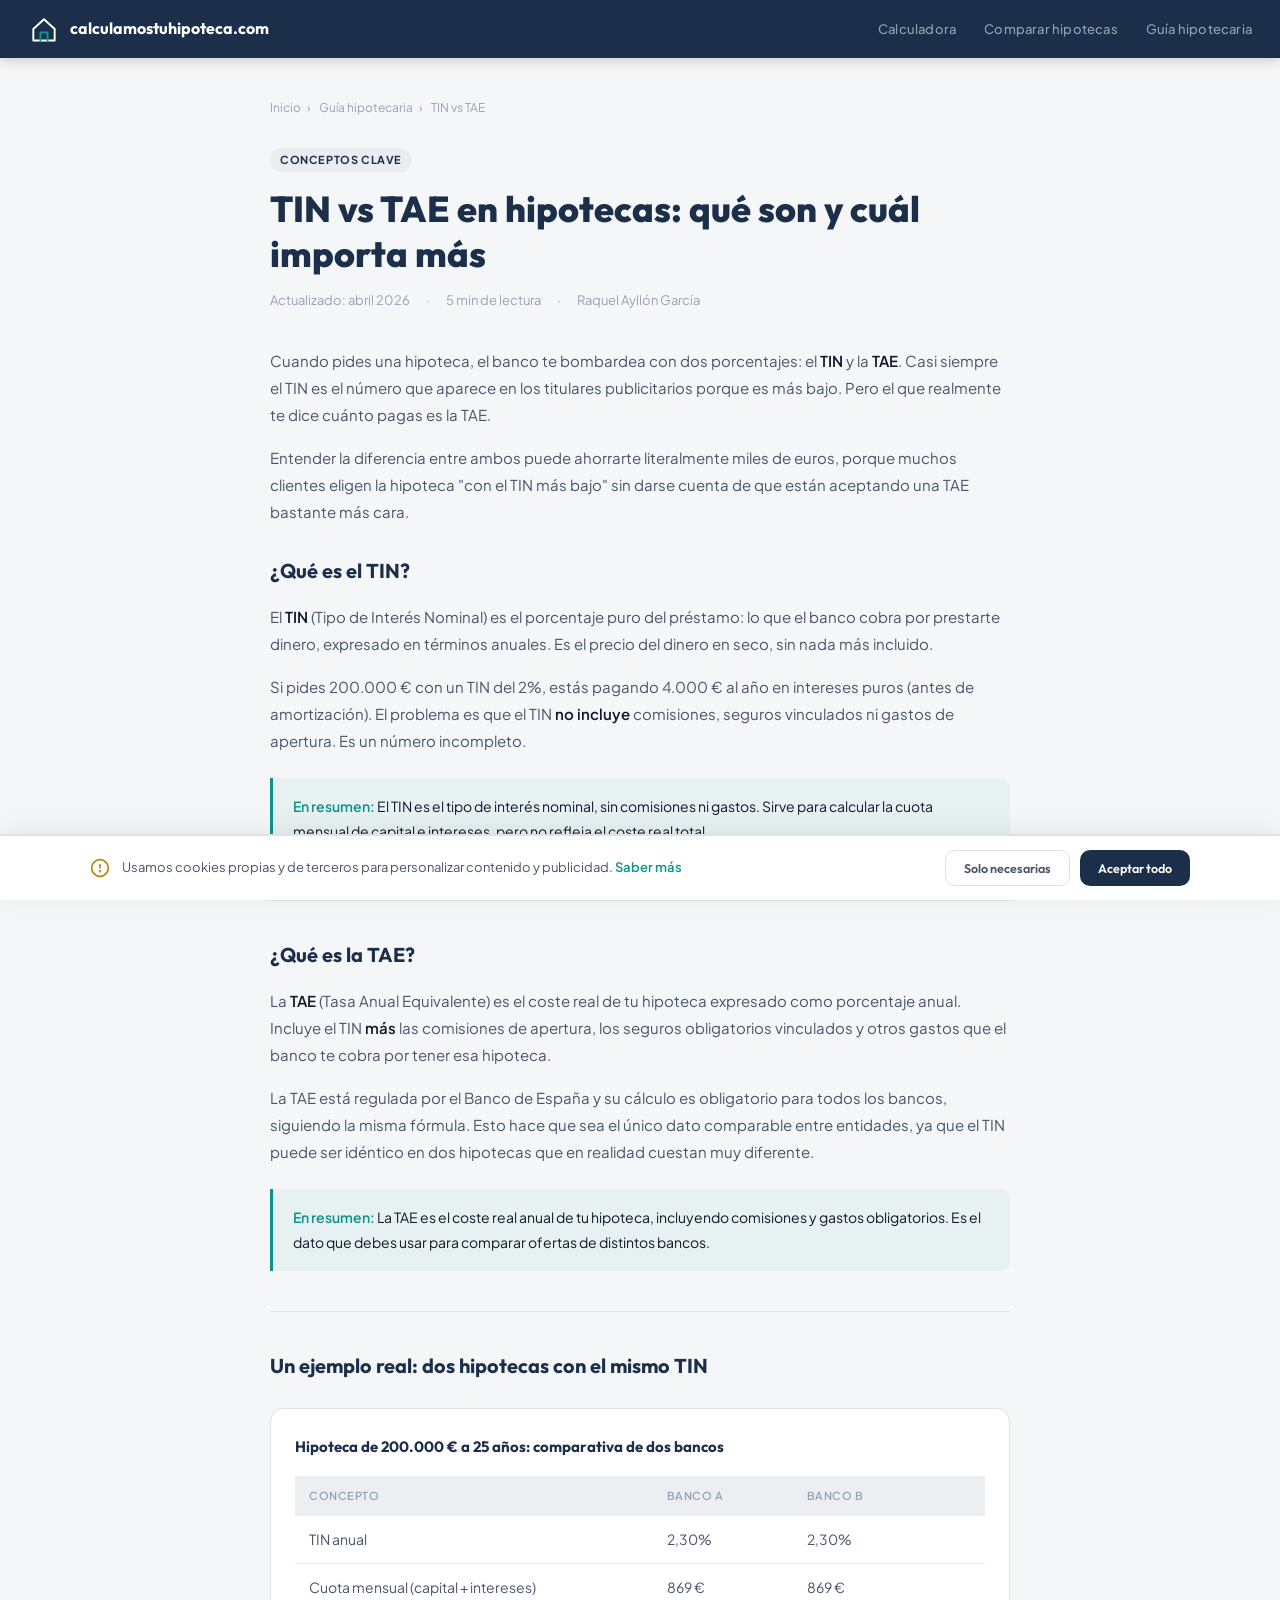
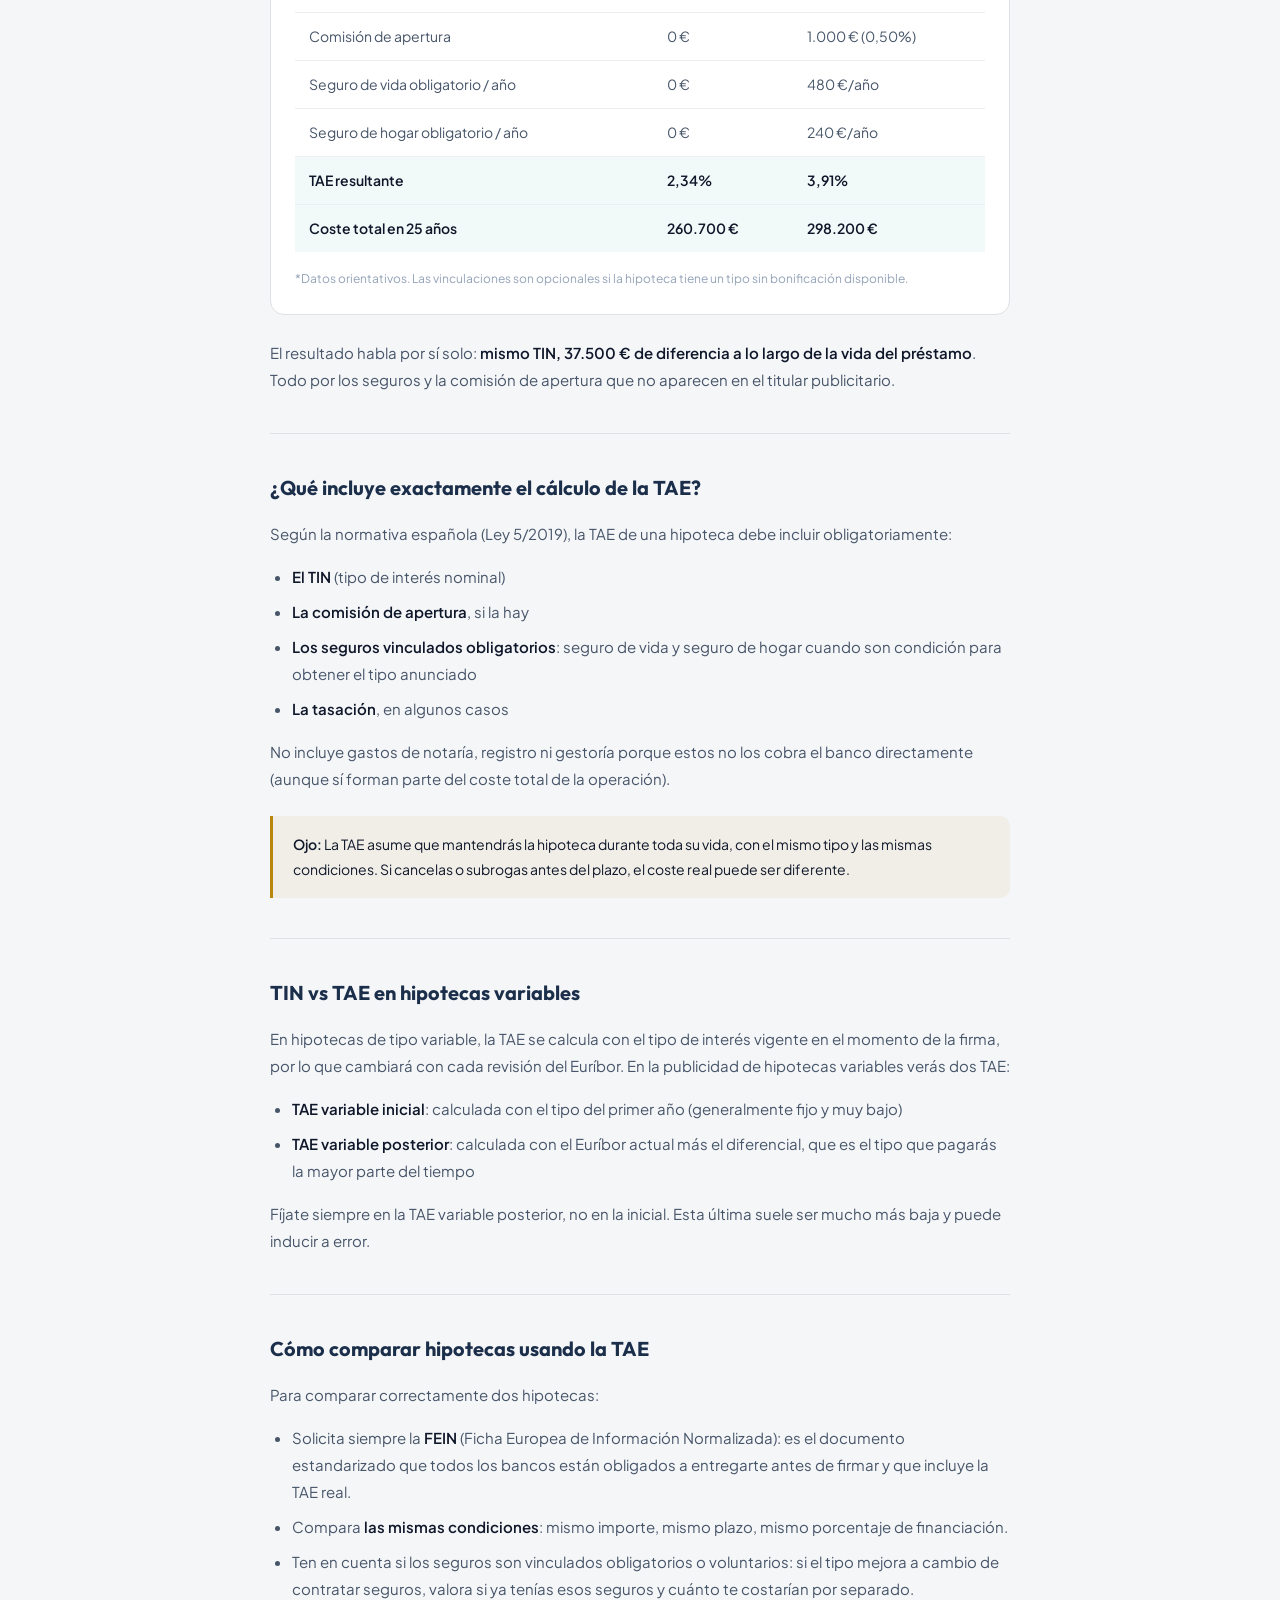
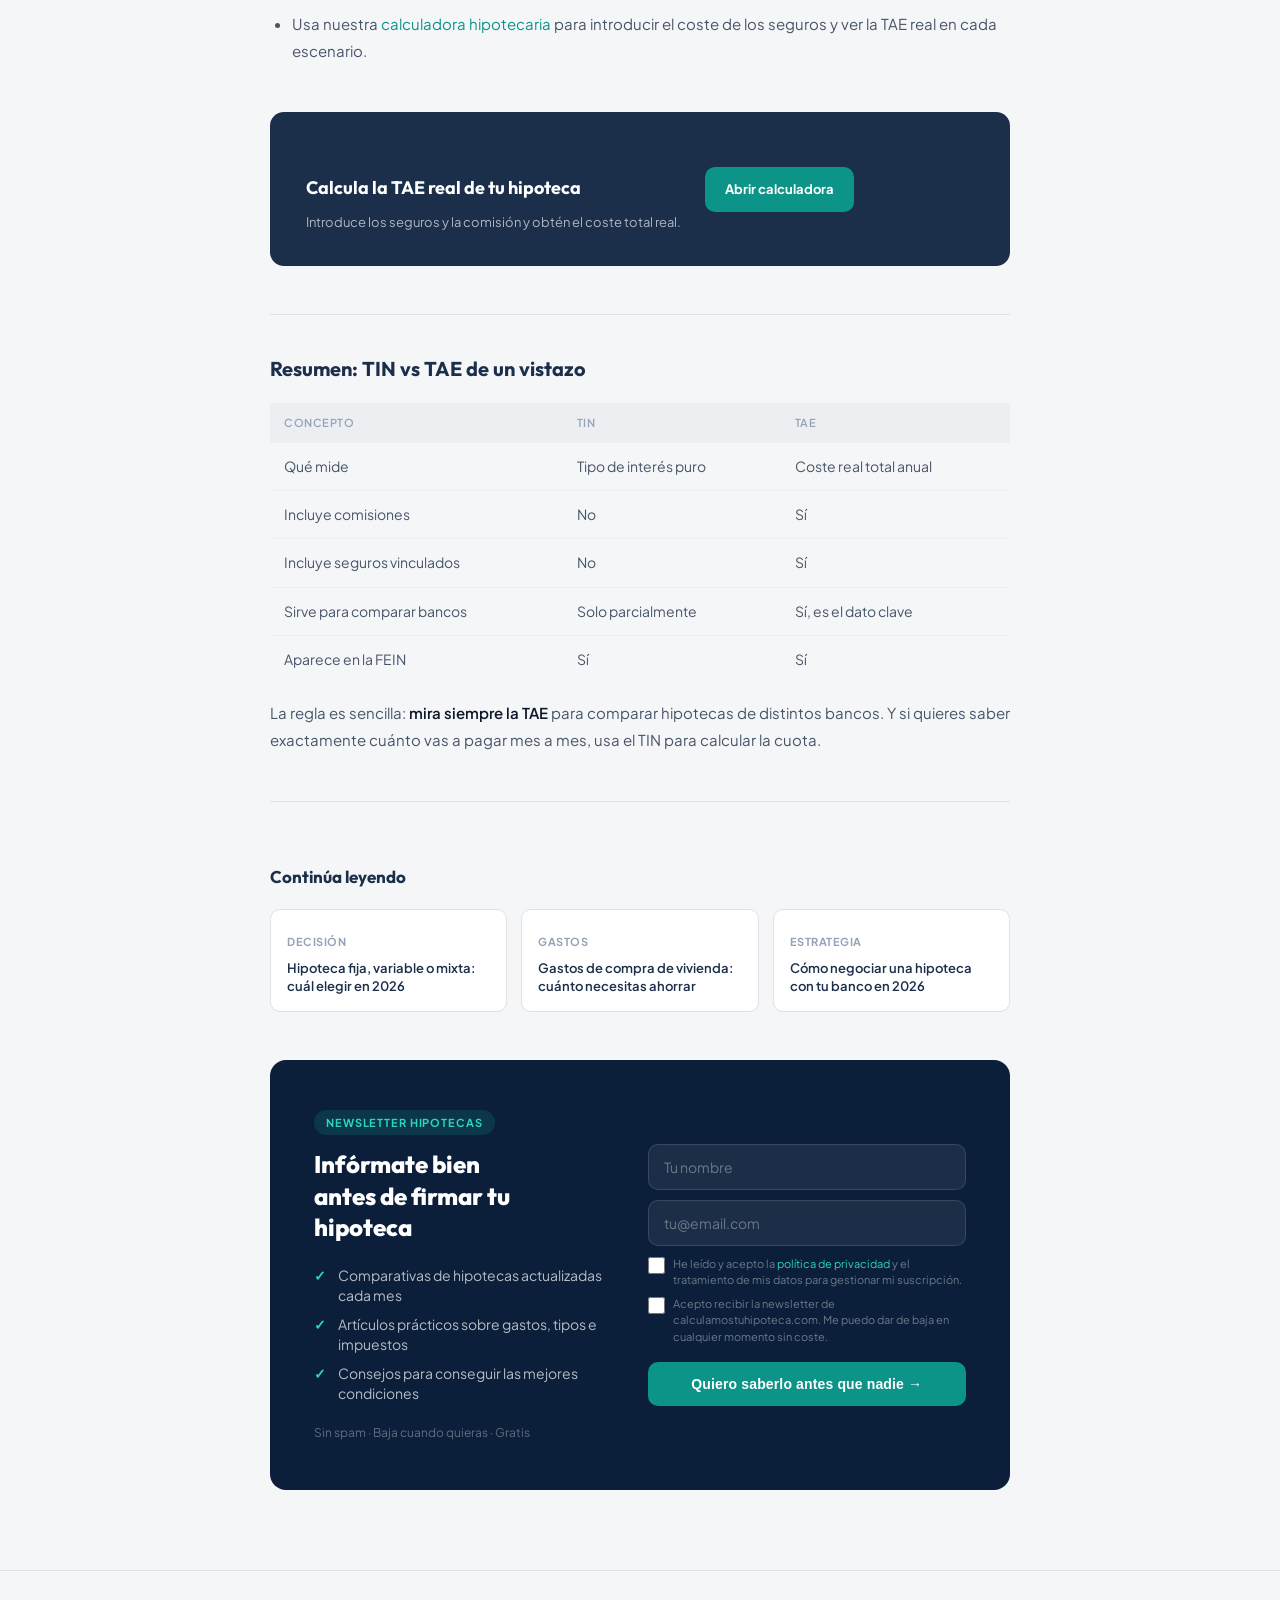
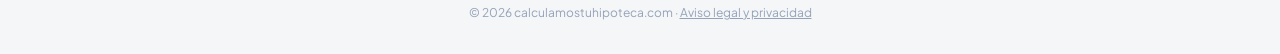
<file: tin-vs-tae.html>
<!DOCTYPE html>
<html lang="es">
<head>
<meta charset="UTF-8">
<link rel="icon" href="favicon.ico" sizes="32x32">
<link rel="icon" href="favicon.svg" type="image/svg+xml">
<meta name="viewport" content="width=device-width, initial-scale=1.0">
<title>TIN vs TAE en hipotecas: qué son y cuál importa más | calculamostuhipoteca.com</title>
<meta name="description" content="Aprende la diferencia entre TIN y TAE en una hipoteca con ejemplos reales. Descubre por qué la TAE es el dato clave para comparar ofertas y cuánto puedes ahorrar eligiendo bien.">
<meta name="robots" content="index, follow">
<meta name="author" content="Raquel Ayllón García">
<link rel="canonical" href="https://calculamostuhipoteca.com/tin-vs-tae">
<meta property="og:title" content="TIN vs TAE en hipotecas: qué son y cuál importa más">
<meta property="og:description" content="Aprende la diferencia entre TIN y TAE con ejemplos reales. La clave para comparar hipotecas sin que te engañen.">
<meta property="og:type" content="article">
<meta property="og:url" content="https://calculamostuhipoteca.com/tin-vs-tae">
<meta property="og:locale" content="es_ES">
<script type="application/ld+json">
{
  "@context": "https://schema.org",
  "@type": "Article",
  "headline": "TIN vs TAE en hipotecas: qué son y cuál importa más",
  "description": "Aprende la diferencia entre TIN y TAE en una hipoteca con ejemplos reales. La clave para comparar ofertas correctamente.",
  "url": "https://calculamostuhipoteca.com/tin-vs-tae",
  "datePublished": "2026-04-09",
  "dateModified": "2026-04-09",
  "inLanguage": "es-ES",
  "author": {"@type":"Person","name":"Raquel Ayllón García"},
  "publisher": {"@type":"Organization","name":"calculamostuhipoteca.com","url":"https://calculamostuhipoteca.com"},
  "breadcrumb": {
    "@type": "BreadcrumbList",
    "itemListElement": [
      {"@type":"ListItem","position":1,"name":"Inicio","item":"https://calculamostuhipoteca.com/"},
      {"@type":"ListItem","position":2,"name":"Guía hipotecaria","item":"https://calculamostuhipoteca.com/guia-hipotecaria"},
      {"@type":"ListItem","position":3,"name":"TIN vs TAE"}
    ]
  }
}
</script>
<link rel="preconnect" href="https://fonts.googleapis.com">
<link rel="preconnect" href="https://fonts.gstatic.com" crossorigin>
<link href="https://fonts.googleapis.com/css2?family=Outfit:wght@300;400;500;600;700;800&family=Plus+Jakarta+Sans:ital,wght@0,400;0,500;0,600;0,700;0,800&display=swap" rel="stylesheet">
<link rel="stylesheet" href="style.css">
<style>
  .article-layout{max-width:780px;margin:0 auto;padding:40px 20px 80px}
  .breadcrumb{font-size:12px;color:var(--ink-muted);margin-bottom:28px}
  .breadcrumb a{color:var(--ink-muted);text-decoration:none}
  .breadcrumb a:hover{color:var(--teal)}
  .breadcrumb span{margin:0 6px}
  .article-header{margin-bottom:36px}
  .article-tag{display:inline-block;font-size:11px;font-weight:700;letter-spacing:.6px;text-transform:uppercase;padding:3px 10px;border-radius:99px;background:var(--navy-light);color:var(--navy);margin-bottom:14px}
  .article-header h1{font-family:'Outfit',sans-serif;font-weight:800;font-size:clamp(24px,4vw,36px);color:var(--navy);line-height:1.25;margin-bottom:14px}
  .article-meta{font-size:13px;color:var(--ink-muted);display:flex;gap:16px;align-items:center;flex-wrap:wrap}
  .article-body{font-size:15px;color:var(--ink-soft);line-height:1.8}
  .article-body h2{font-family:'Outfit',sans-serif;font-weight:700;font-size:20px;color:var(--navy);margin:40px 0 14px;padding-top:36px;border-top:1px solid var(--border)}
  .article-body h2:first-of-type{border-top:none;padding-top:0;margin-top:28px}
  .article-body h3{font-family:'Outfit',sans-serif;font-weight:600;font-size:17px;color:var(--ink);margin:28px 0 10px}
  .article-body p{margin-bottom:16px}
  .article-body strong{color:var(--ink);font-weight:600}
  .article-body ul{list-style:disc;padding-left:22px;margin-bottom:16px}
  .article-body ul li{margin-bottom:8px}
  .article-body a{color:var(--teal);text-decoration:none}
  .article-body a:hover{text-decoration:underline}
  .callout{background:var(--teal-light);border-left:3px solid var(--teal);border-radius:0 10px 10px 0;padding:16px 20px;margin:24px 0;font-size:14px;color:var(--ink)}
  .callout strong{color:var(--teal)}
  .warning{background:var(--gold-light);border-left:3px solid var(--gold);border-radius:0 10px 10px 0;padding:16px 20px;margin:24px 0;font-size:14px;color:var(--ink)}
  .example-box{background:#fff;border:1.5px solid var(--border);border-radius:var(--radius);padding:24px;margin:24px 0}
  .example-box h4{font-family:'Outfit',sans-serif;font-weight:700;font-size:15px;color:var(--navy);margin:0 0 14px}
  .compare-table{width:100%;border-collapse:collapse;font-size:14px;margin:16px 0}
  .compare-table th{background:var(--surface-alt);padding:10px 14px;text-align:left;font-weight:600;color:var(--ink-muted);font-size:11px;text-transform:uppercase;letter-spacing:.5px}
  .compare-table td{padding:11px 14px;border-bottom:1px solid var(--surface-alt);color:var(--ink-soft);vertical-align:top}
  .compare-table tr:last-child td{border-bottom:none}
  .highlight-row td{background:rgba(13,148,136,0.05);font-weight:600;color:var(--ink)}
  .article-cta{background:var(--navy);border-radius:var(--radius);padding:32px 36px;margin:48px 0;display:flex;gap:24px;align-items:center}
  @media(max-width:560px){.article-cta{flex-direction:column;padding:24px 20px;text-align:center}}
  .article-cta-text h3{font-family:'Outfit',sans-serif;font-weight:700;font-size:18px;color:#fff;margin-bottom:6px}
  .article-cta-text p{font-size:13px;color:rgba(255,255,255,0.65);margin:0}
  .article-cta a{background:#0D9488;color:#fff;border-radius:10px;padding:11px 20px;font-size:13px;font-weight:700;text-decoration:none;white-space:nowrap;flex-shrink:0}
  .article-cta a:hover{background:#0f766e}
  .related-articles{margin-top:48px;padding-top:32px;border-top:1px solid var(--border)}
  .related-articles h3{font-family:'Outfit',sans-serif;font-weight:700;font-size:17px;color:var(--navy);margin-bottom:16px}
  .related-grid{display:grid;grid-template-columns:repeat(3,1fr);gap:14px}
  @media(max-width:600px){.related-grid{grid-template-columns:1fr}}
  .related-card{background:var(--surface);border:1.5px solid var(--border);border-radius:10px;padding:16px;text-decoration:none;display:block;transition:border-color .2s}
  .related-card:hover{border-color:var(--teal)}
  .related-card span{font-size:11px;font-weight:700;text-transform:uppercase;letter-spacing:.5px;color:var(--ink-muted)}
  .related-card p{font-size:13px;font-weight:600;color:var(--navy);margin:6px 0 0;line-height:1.4}
  .nl-art{background:#0B1F3A;border-radius:16px;padding:48px 44px;margin-top:48px}
  @media(max-width:600px){.nl-art{padding:32px 22px}}
  .nl-art-inner{display:grid;grid-template-columns:1fr 1.1fr;gap:44px;align-items:center}
  @media(max-width:700px){.nl-art-inner{grid-template-columns:1fr;gap:28px}}
  .nl-art-tag{display:inline-block;background:rgba(13,148,136,.2);color:#2dd4bf;font-size:11px;font-weight:700;text-transform:uppercase;letter-spacing:.08em;border-radius:20px;padding:4px 12px;margin-bottom:14px}
  .nl-art-left h3{color:#fff;font-family:'Outfit',sans-serif;font-weight:800;font-size:24px;line-height:1.3;margin:0 0 18px}
  .nl-art-perks{list-style:none;padding:0;margin:0 0 14px}
  .nl-art-perks li{color:rgba(255,255,255,.7);font-size:14px;padding:5px 0 5px 24px;position:relative;line-height:1.4}
  .nl-art-perks li::before{content:'✓';position:absolute;left:0;color:#2dd4bf;font-weight:700}
  .nl-art-trust{font-size:12px;color:rgba(255,255,255,.35);margin:0}
  .nl-art-right input[type=text],.nl-art-right input[type=email]{display:block;width:100%;padding:13px 15px;border:1.5px solid rgba(255,255,255,.12);border-radius:10px;font-size:14px;font-family:inherit;color:#fff;background:rgba(255,255,255,.07);box-sizing:border-box;margin-bottom:10px}
  .nl-art-right input::placeholder{color:rgba(255,255,255,.35)}
  .nl-art-right input:focus{outline:none;border-color:#2dd4bf;background:rgba(255,255,255,.1)}
  .nl-art-ck{display:flex;gap:8px;align-items:flex-start;font-size:11px;color:rgba(255,255,255,.4);line-height:1.5;margin-bottom:7px;cursor:pointer}
  .nl-art-ck input[type=checkbox]{width:17px;height:17px;margin-top:1px;flex-shrink:0;accent-color:#2dd4bf;cursor:pointer}
  .nl-art-ck a{color:#2dd4bf;text-decoration:none}
  .nl-art-btn{background:#0D9488;color:#fff;border:none;border-radius:10px;padding:14px 20px;font-size:14px;font-weight:700;cursor:pointer;width:100%;margin-top:10px;transition:background .2s;letter-spacing:.01em}
  .nl-art-btn:hover{background:#0f766e}
  .nl-art-btn:disabled{opacity:.6;cursor:not-allowed}
  .nl-art-ok{display:none;color:#2dd4bf;font-size:15px;font-weight:600;line-height:1.5;text-align:center;padding:20px 0}
</style>
</head>
<body>

<nav class="nav">
  <a href="index.html" class="nav-brand">
    <svg class="nav-logo" viewBox="0 0 36 36" fill="none" xmlns="http://www.w3.org/2000/svg" aria-hidden="true">
      <path d="M6 18L18 7L30 18V31H6V18Z" stroke="#fff" stroke-width="2.2" stroke-linecap="round" stroke-linejoin="round"/>
      <path d="M14 31V22H22V31" stroke="#0D9488" stroke-width="2.2" stroke-linecap="round" stroke-linejoin="round"/>
    </svg>
    calculamostuhipoteca.com
  </a>
  <nav class="nav-links" aria-label="Navegación principal">
    <a href="index.html">Calculadora</a>
    <a href="comparar-hipotecas.html">Comparar hipotecas</a>
    <a href="guia-hipotecaria.html" class="active">Guía hipotecaria</a>
  </nav>
</nav>

<div class="article-layout">

  <nav class="breadcrumb" aria-label="Ruta de navegación">
    <a href="index.html">Inicio</a><span>›</span>
    <a href="guia-hipotecaria.html">Guía hipotecaria</a><span>›</span>
    TIN vs TAE
  </nav>

  <header class="article-header">
    <span class="article-tag">Conceptos clave</span>
    <h1>TIN vs TAE en hipotecas: qué son y cuál importa más</h1>
    <div class="article-meta">
      <span>Actualizado: abril 2026</span>
      <span>·</span>
      <span>5 min de lectura</span>
      <span>·</span>
      <span>Raquel Ayllón García</span>
    </div>
  </header>

  <div class="article-body">

    <p>Cuando pides una hipoteca, el banco te bombardea con dos porcentajes: el <strong>TIN</strong> y la <strong>TAE</strong>. Casi siempre el TIN es el número que aparece en los titulares publicitarios porque es más bajo. Pero el que realmente te dice cuánto pagas es la TAE.</p>

    <p>Entender la diferencia entre ambos puede ahorrarte literalmente miles de euros, porque muchos clientes eligen la hipoteca "con el TIN más bajo" sin darse cuenta de que están aceptando una TAE bastante más cara.</p>

    <h2>¿Qué es el TIN?</h2>

    <p>El <strong>TIN</strong> (Tipo de Interés Nominal) es el porcentaje puro del préstamo: lo que el banco cobra por prestarte dinero, expresado en términos anuales. Es el precio del dinero en seco, sin nada más incluido.</p>

    <p>Si pides 200.000 € con un TIN del 2%, estás pagando 4.000 € al año en intereses puros (antes de amortización). El problema es que el TIN <strong>no incluye</strong> comisiones, seguros vinculados ni gastos de apertura. Es un número incompleto.</p>

    <div class="callout">
      <strong>En resumen:</strong> El TIN es el tipo de interés nominal, sin comisiones ni gastos. Sirve para calcular la cuota mensual de capital e intereses, pero no refleja el coste real total.
    </div>

    <h2>¿Qué es la TAE?</h2>

    <p>La <strong>TAE</strong> (Tasa Anual Equivalente) es el coste real de tu hipoteca expresado como porcentaje anual. Incluye el TIN <strong>más</strong> las comisiones de apertura, los seguros obligatorios vinculados y otros gastos que el banco te cobra por tener esa hipoteca.</p>

    <p>La TAE está regulada por el Banco de España y su cálculo es obligatorio para todos los bancos, siguiendo la misma fórmula. Esto hace que sea el único dato comparable entre entidades, ya que el TIN puede ser idéntico en dos hipotecas que en realidad cuestan muy diferente.</p>

    <div class="callout">
      <strong>En resumen:</strong> La TAE es el coste real anual de tu hipoteca, incluyendo comisiones y gastos obligatorios. Es el dato que debes usar para comparar ofertas de distintos bancos.
    </div>

    <h2>Un ejemplo real: dos hipotecas con el mismo TIN</h2>

    <div class="example-box">
      <h4>Hipoteca de 200.000 € a 25 años: comparativa de dos bancos</h4>
      <table class="compare-table">
        <tr>
          <th>Concepto</th>
          <th>Banco A</th>
          <th>Banco B</th>
        </tr>
        <tr>
          <td>TIN anual</td>
          <td>2,30%</td>
          <td>2,30%</td>
        </tr>
        <tr>
          <td>Cuota mensual (capital + intereses)</td>
          <td>869 €</td>
          <td>869 €</td>
        </tr>
        <tr>
          <td>Comisión de apertura</td>
          <td>0 €</td>
          <td>1.000 € (0,50%)</td>
        </tr>
        <tr>
          <td>Seguro de vida obligatorio / año</td>
          <td>0 €</td>
          <td>480 €/año</td>
        </tr>
        <tr>
          <td>Seguro de hogar obligatorio / año</td>
          <td>0 €</td>
          <td>240 €/año</td>
        </tr>
        <tr class="highlight-row">
          <td><strong>TAE resultante</strong></td>
          <td><strong>2,34%</strong></td>
          <td><strong>3,91%</strong></td>
        </tr>
        <tr class="highlight-row">
          <td><strong>Coste total en 25 años</strong></td>
          <td><strong>260.700 €</strong></td>
          <td><strong>298.200 €</strong></td>
        </tr>
      </table>
      <p style="font-size:12px;color:var(--ink-muted);margin:10px 0 0">*Datos orientativos. Las vinculaciones son opcionales si la hipoteca tiene un tipo sin bonificación disponible.</p>
    </div>

    <p>El resultado habla por sí solo: <strong>mismo TIN, 37.500 € de diferencia a lo largo de la vida del préstamo</strong>. Todo por los seguros y la comisión de apertura que no aparecen en el titular publicitario.</p>

    <h2>¿Qué incluye exactamente el cálculo de la TAE?</h2>

    <p>Según la normativa española (Ley 5/2019), la TAE de una hipoteca debe incluir obligatoriamente:</p>

    <ul>
      <li><strong>El TIN</strong> (tipo de interés nominal)</li>
      <li><strong>La comisión de apertura</strong>, si la hay</li>
      <li><strong>Los seguros vinculados obligatorios</strong>: seguro de vida y seguro de hogar cuando son condición para obtener el tipo anunciado</li>
      <li><strong>La tasación</strong>, en algunos casos</li>
    </ul>

    <p>No incluye gastos de notaría, registro ni gestoría porque estos no los cobra el banco directamente (aunque sí forman parte del coste total de la operación).</p>

    <div class="warning">
      <strong>Ojo:</strong> La TAE asume que mantendrás la hipoteca durante toda su vida, con el mismo tipo y las mismas condiciones. Si cancelas o subrogas antes del plazo, el coste real puede ser diferente.
    </div>

    <h2>TIN vs TAE en hipotecas variables</h2>

    <p>En hipotecas de tipo variable, la TAE se calcula con el tipo de interés vigente en el momento de la firma, por lo que cambiará con cada revisión del Euríbor. En la publicidad de hipotecas variables verás dos TAE:</p>

    <ul>
      <li><strong>TAE variable inicial</strong>: calculada con el tipo del primer año (generalmente fijo y muy bajo)</li>
      <li><strong>TAE variable posterior</strong>: calculada con el Euríbor actual más el diferencial, que es el tipo que pagarás la mayor parte del tiempo</li>
    </ul>

    <p>Fíjate siempre en la TAE variable posterior, no en la inicial. Esta última suele ser mucho más baja y puede inducir a error.</p>

    <h2>Cómo comparar hipotecas usando la TAE</h2>

    <p>Para comparar correctamente dos hipotecas:</p>

    <ul>
      <li>Solicita siempre la <strong>FEIN</strong> (Ficha Europea de Información Normalizada): es el documento estandarizado que todos los bancos están obligados a entregarte antes de firmar y que incluye la TAE real.</li>
      <li>Compara <strong>las mismas condiciones</strong>: mismo importe, mismo plazo, mismo porcentaje de financiación.</li>
      <li>Ten en cuenta si los seguros son vinculados obligatorios o voluntarios: si el tipo mejora a cambio de contratar seguros, valora si ya tenías esos seguros y cuánto te costarían por separado.</li>
      <li>Usa nuestra <a href="index.html">calculadora hipotecaria</a> para introducir el coste de los seguros y ver la TAE real en cada escenario.</li>
    </ul>

    <div class="article-cta">
      <div class="article-cta-text">
        <h3>Calcula la TAE real de tu hipoteca</h3>
        <p>Introduce los seguros y la comisión y obtén el coste total real.</p>
      </div>
      <a href="index.html">Abrir calculadora</a>
    </div>

    <h2>Resumen: TIN vs TAE de un vistazo</h2>

    <table class="compare-table">
      <tr>
        <th>Concepto</th>
        <th>TIN</th>
        <th>TAE</th>
      </tr>
      <tr>
        <td>Qué mide</td>
        <td>Tipo de interés puro</td>
        <td>Coste real total anual</td>
      </tr>
      <tr>
        <td>Incluye comisiones</td>
        <td>No</td>
        <td>Sí</td>
      </tr>
      <tr>
        <td>Incluye seguros vinculados</td>
        <td>No</td>
        <td>Sí</td>
      </tr>
      <tr>
        <td>Sirve para comparar bancos</td>
        <td>Solo parcialmente</td>
        <td>Sí, es el dato clave</td>
      </tr>
      <tr>
        <td>Aparece en la FEIN</td>
        <td>Sí</td>
        <td>Sí</td>
      </tr>
    </table>

    <p>La regla es sencilla: <strong>mira siempre la TAE</strong> para comparar hipotecas de distintos bancos. Y si quieres saber exactamente cuánto vas a pagar mes a mes, usa el TIN para calcular la cuota.</p>

    <div class="related-articles">
      <h3>Continúa leyendo</h3>
      <div class="related-grid">
        <a href="hipoteca-fija-variable-mixta.html" class="related-card">
          <span>Decisión</span>
          <p>Hipoteca fija, variable o mixta: cuál elegir en 2026</p>
        </a>
        <a href="gastos-compra-hipoteca.html" class="related-card">
          <span>Gastos</span>
          <p>Gastos de compra de vivienda: cuánto necesitas ahorrar</p>
        </a>
        <a href="como-negociar-hipoteca.html" class="related-card">
          <span>Estrategia</span>
          <p>Cómo negociar una hipoteca con tu banco en 2026</p>
        </a>
      </div>
    </div>

  </div>

  <!-- NEWSLETTER -->
  <div class="nl-art">
    <div class="nl-art-inner">
      <div class="nl-art-left">
        <span class="nl-art-tag">Newsletter hipotecas</span>
        <h3>Infórmate bien<br>antes de firmar tu hipoteca</h3>
        <ul class="nl-art-perks">
          <li>Comparativas de hipotecas actualizadas cada mes</li>
          <li>Artículos prácticos sobre gastos, tipos e impuestos</li>
          <li>Consejos para conseguir las mejores condiciones</li>
        </ul>
        <p class="nl-art-trust">Sin spam · Baja cuando quieras · Gratis</p>
      </div>
      <div class="nl-art-right">
        <div id="nl-art-form">
          <input type="text" id="nlArtName" placeholder="Tu nombre" autocomplete="given-name">
          <input type="email" id="nlArtEmail" placeholder="tu@email.com" autocomplete="email">
          <label class="nl-art-ck">
            <input type="checkbox" id="nlArtC1">
            <span>He leído y acepto la <a href="aviso-legal.html">política de privacidad</a> y el tratamiento de mis datos para gestionar mi suscripción.</span>
          </label>
          <label class="nl-art-ck">
            <input type="checkbox" id="nlArtC2">
            <span>Acepto recibir la newsletter de calculamostuhipoteca.com. Me puedo dar de baja en cualquier momento sin coste.</span>
          </label>
          <button class="nl-art-btn" onclick="nlArtSubscribe()">Quiero saberlo antes que nadie →</button>
        </div>
        <p class="nl-art-ok" id="nl-art-ok">¡Suscripción confirmada! Te avisaremos en cuanto haya novedades.</p>
      </div>
    </div>
  </div>

</div>

<footer class="footer">
  <p>© 2026 calculamostuhipoteca.com · <a href="aviso-legal.html" style="color:var(--ink-muted);text-decoration:underline">Aviso legal y privacidad</a></p>
</footer>

<script src="newsletter.js"></script>
<script src="cookies.js"></script>

<!-- COOKIE BANNER -->
<div id="cookie-banner" class="cookie-banner" role="dialog" aria-label="Aviso de cookies">
  <div class="cookie-inner">
    <div class="cookie-msg">
      <svg width="20" height="20" viewBox="0 0 24 24" fill="none" stroke="currentColor" stroke-width="2" stroke-linecap="round" aria-hidden="true"><circle cx="12" cy="12" r="10"/><path d="M12 8v4"/><circle cx="12" cy="16" r=".5" fill="currentColor"/></svg>
      <p>Usamos cookies propias y de terceros para personalizar contenido y publicidad. <a href="aviso-legal.html">Saber más</a></p>
    </div>
    <div class="cookie-btns">
      <button class="cookie-btn-reject" onclick="rejectCookies()">Solo necesarias</button>
      <button class="cookie-btn-accept" onclick="acceptCookies()">Aceptar todo</button>
    </div>
  </div>
</div>
</body>
</html>
</file>
<file: style.css>
:root {
  --bg:#F5F6F8;
  --surface:#FFFFFF;
  --surface-alt:#EDEEF2;
  --border:#DFE1E6;
  --ink:#0F172A;
  --ink-soft:#475569;
  --ink-muted:#94A3B8;
  --navy:#1B2E4A;
  --navy-dark:#111D32;
  --navy-light:rgba(27,46,74,0.05);
  --gold:#B8860B;
  --gold-light:rgba(184,134,11,0.07);
  --teal:#0D9488;
  --teal-light:rgba(13,148,136,0.06);
  --coral:#E2553D;
  --coral-light:rgba(226,85,61,0.06);
  --radius:14px;
  --radius-sm:10px;
  --shadow:0 1px 3px rgba(0,0,0,0.04),0 6px 20px rgba(0,0,0,0.025);
}
*{margin:0;padding:0;box-sizing:border-box}
body{font-family:'Plus Jakarta Sans',sans-serif;background:var(--bg);color:var(--ink);line-height:1.6;-webkit-font-smoothing:antialiased}

/* ====== NAV ====== */
.nav{background:var(--navy);padding:0 28px;height:58px;display:flex;align-items:center;justify-content:space-between;position:sticky;top:0;z-index:100;box-shadow:0 2px 12px rgba(0,0,0,.18)}
.nav-brand{font-family:'Outfit',sans-serif;font-weight:700;font-size:16px;color:#fff;text-decoration:none;display:flex;align-items:center;gap:10px}
.nav-logo{width:32px;height:32px}
.nav-links{display:flex;gap:28px}
.nav-links a{color:rgba(255,255,255,0.55);text-decoration:none;font-size:13px;font-weight:500;transition:color .2s;letter-spacing:.2px}
.nav-links a:hover{color:#fff}
@media(max-width:640px){
  .nav{padding:0 14px}
  .nav-links{gap:14px;overflow-x:auto;-webkit-overflow-scrolling:touch;scrollbar-width:none;mask-image:linear-gradient(90deg,transparent,#fff 10%,#fff 90%,transparent)}
  .nav-links::-webkit-scrollbar{display:none}
  .nav-links a{white-space:nowrap;font-size:12px}
}

/* ====== HERO ====== */
.hero{background:linear-gradient(165deg,var(--navy) 0%,var(--navy-dark) 100%);padding:52px 24px 68px;text-align:center;color:#fff;position:relative;overflow:hidden}
.hero::before{content:'';position:absolute;top:-60%;right:-20%;width:600px;height:600px;background:radial-gradient(circle,rgba(184,134,11,0.08) 0%,transparent 70%);border-radius:50%;pointer-events:none}
.hero::after{content:'';position:absolute;bottom:-40%;left:-15%;width:500px;height:500px;background:radial-gradient(circle,rgba(13,148,136,0.06) 0%,transparent 70%);border-radius:50%;pointer-events:none}
.hero-content{position:relative;z-index:1}
.hero-pill{display:inline-flex;align-items:center;gap:8px;background:rgba(255,255,255,0.07);border:1px solid rgba(255,255,255,0.1);padding:6px 16px;border-radius:100px;font-size:12px;font-weight:600;color:rgba(255,255,255,0.75);margin-bottom:22px;backdrop-filter:blur(10px)}
.hero-pill .pulse{width:7px;height:7px;background:var(--gold);border-radius:50%;animation:pulse 2s ease infinite}
@keyframes pulse{0%,100%{opacity:1;transform:scale(1)}50%{opacity:.5;transform:scale(1.4)}}
.hero h1{font-family:'Outfit',sans-serif;font-weight:800;font-size:clamp(28px,4.5vw,42px);line-height:1.15;margin-bottom:12px;letter-spacing:-.5px}
.hero p{color:rgba(255,255,255,0.5);font-size:15px;max-width:500px;margin:0 auto;line-height:1.6}

/* ====== AD SLOTS ====== */
.ad-banner{max-width:780px;margin:0 auto;padding:16px 20px}
.ad-banner-inner{background:linear-gradient(135deg,var(--surface-alt) 0%,#E8E9ED 100%);border:1px solid var(--border);border-radius:var(--radius-sm);padding:22px 20px;text-align:center;position:relative;overflow:hidden}
.ad-banner-inner::before{content:'PUBLICIDAD';position:absolute;top:8px;left:12px;font-size:9px;font-weight:700;letter-spacing:1.5px;color:var(--ink-muted);opacity:.6}
.ad-banner-text{color:var(--ink-muted);font-size:12px;font-weight:500}
.ad-banner-size{font-size:10px;color:var(--ink-muted);opacity:.5;margin-top:2px}

.ad-sidebar{margin-top:20px}
.ad-sidebar-inner{background:linear-gradient(180deg,var(--surface-alt) 0%,#E6E8EC 100%);border:1px solid var(--border);border-radius:var(--radius-sm);padding:40px 20px;text-align:center;position:relative}
.ad-sidebar-inner::before{content:'PUBLICIDAD';position:absolute;top:8px;right:10px;font-size:9px;font-weight:700;letter-spacing:1.5px;color:var(--ink-muted);opacity:.5}

.ad-inline{background:linear-gradient(135deg,rgba(27,46,74,0.03),rgba(184,134,11,0.04));border:1px solid var(--border);border-radius:var(--radius-sm);padding:28px 24px;margin:20px 0;text-align:center;position:relative}
.ad-inline::before{content:'PUBLICIDAD';position:absolute;top:8px;left:12px;font-size:9px;font-weight:700;letter-spacing:1.5px;color:var(--ink-muted);opacity:.5}

/* ====== LAYOUT ====== */
.main-wrap{max-width:1100px;margin:-36px auto 0;padding:0 20px 60px;position:relative;z-index:1}
.grid{display:grid;grid-template-columns:1fr 400px;gap:24px;align-items:start}
@media(max-width:860px){.grid{grid-template-columns:1fr}}

/* ====== CARD ====== */
.card{background:var(--surface);border-radius:var(--radius);border:1px solid var(--border);box-shadow:var(--shadow);overflow:hidden}
.card-head{padding:20px 28px 16px;border-bottom:1px solid var(--border);display:flex;align-items:center;gap:12px}
.card-icon{width:36px;height:36px;border-radius:var(--radius-sm);display:flex;align-items:center;justify-content:center;flex-shrink:0}
.card-icon.navy{background:var(--navy-light)}
.card-icon.gold{background:var(--gold-light)}
.card-head h2{font-family:'Outfit',sans-serif;font-weight:700;font-size:16px;color:var(--ink)}
.card-head .step{font-size:11px;color:var(--ink-muted);font-weight:500;margin-top:1px}
.card-body{padding:28px}

/* ====== FORM ====== */
.form-grid{display:grid;grid-template-columns:1fr 1fr;gap:18px}
.form-grid .full{grid-column:1/-1}
@media(max-width:520px){.form-grid{grid-template-columns:1fr}}

.field label{display:flex;align-items:center;gap:5px;font-size:11.5px;font-weight:600;color:var(--ink-soft);margin-bottom:6px;text-transform:uppercase;letter-spacing:.6px}
.tip-icon{width:15px;height:15px;color:var(--ink-muted);cursor:help;position:relative}
.tip-icon .tip-pop{display:none;position:absolute;bottom:calc(100% + 10px);left:50%;transform:translateX(-50%);background:var(--navy);color:#fff;font-size:12px;font-weight:400;text-transform:none;letter-spacing:0;padding:10px 14px;border-radius:8px;width:230px;line-height:1.5;z-index:20;box-shadow:0 8px 24px rgba(0,0,0,.15)}
.tip-icon .tip-pop::after{content:'';position:absolute;top:100%;left:50%;transform:translateX(-50%);border:6px solid transparent;border-top-color:var(--navy)}
.tip-icon:hover .tip-pop{display:block}

.input-wrap{position:relative}
.input-wrap input{width:100%;padding:12px 16px;padding-right:42px;border:1.5px solid var(--border);border-radius:var(--radius-sm);font-family:'Plus Jakarta Sans',sans-serif;font-size:16px;font-weight:700;color:var(--ink);background:var(--bg);transition:border-color .2s,box-shadow .2s;outline:none}
.input-wrap input:focus{border-color:var(--navy);box-shadow:0 0 0 3px var(--navy-light);background:#fff}
.input-suffix{position:absolute;right:16px;top:50%;transform:translateY(-50%);font-size:13px;font-weight:600;color:var(--ink-muted);pointer-events:none}

.select-wrap select{width:100%;padding:12px 16px;border:1.5px solid var(--border);border-radius:var(--radius-sm);font-family:'Plus Jakarta Sans',sans-serif;font-size:13.5px;font-weight:600;color:var(--ink);background:var(--bg);outline:none;cursor:pointer;appearance:none;background-image:url("data:image/svg+xml,%3Csvg width='12' height='8' viewBox='0 0 12 8' fill='none' xmlns='http://www.w3.org/2000/svg'%3E%3Cpath d='M1 1.5L6 6.5L11 1.5' stroke='%2394A3B8' stroke-width='1.5' stroke-linecap='round'/%3E%3C/svg%3E");background-repeat:no-repeat;background-position:right 16px center;transition:border-color .2s,box-shadow .2s}
.select-wrap select:focus{border-color:var(--navy);box-shadow:0 0 0 3px var(--navy-light)}

/* Toggle */
.toggle-row{display:flex;align-items:center;justify-content:space-between;padding:12px 0;border-bottom:1px solid var(--surface-alt)}
.toggle-row:last-child{border-bottom:none}
.toggle-label{font-size:13.5px;font-weight:500;color:var(--ink-soft)}
.toggle-label small{display:block;font-size:11px;color:var(--ink-muted);font-weight:400;margin-top:2px}
.switch{position:relative;width:44px;height:24px;flex-shrink:0}
.switch input{opacity:0;width:0;height:0}
.switch .slider{position:absolute;inset:0;background:var(--border);border-radius:12px;cursor:pointer;transition:background .25s}
.switch .slider::before{content:'';position:absolute;width:18px;height:18px;left:3px;bottom:3px;background:#fff;border-radius:50%;transition:transform .25s;box-shadow:0 1px 4px rgba(0,0,0,.12)}
.switch input:checked+.slider{background:var(--teal)}
.switch input:checked+.slider::before{transform:translateX(20px)}

/* Range */
.range-row{display:flex;align-items:center;gap:14px;margin-top:8px}
.range-row input[type="range"]{flex:1;-webkit-appearance:none;appearance:none;height:6px;background:linear-gradient(90deg,var(--navy-light),var(--border));border-radius:3px;outline:none;cursor:pointer}
.range-row input[type="range"]::-webkit-slider-thumb{-webkit-appearance:none;width:22px;height:22px;background:var(--navy);border:3px solid #fff;border-radius:50%;cursor:pointer;box-shadow:0 2px 8px rgba(27,46,74,.25);transition:transform .15s}
.range-row input[type="range"]::-webkit-slider-thumb:hover{transform:scale(1.15)}
.range-row input[type="range"]::-moz-range-thumb{width:22px;height:22px;background:var(--navy);border:3px solid #fff;border-radius:50%;cursor:pointer;box-shadow:0 2px 8px rgba(27,46,74,.25)}
.range-val{min-width:56px;text-align:right;font-weight:700;font-size:14px;color:var(--ink);font-family:'Outfit',sans-serif}

/* Collapse */
.collapse-btn{width:100%;background:none;border:none;padding:14px 0;display:flex;align-items:center;justify-content:space-between;cursor:pointer;font-family:'Plus Jakarta Sans',sans-serif;font-size:13px;font-weight:600;color:var(--navy)}
.collapse-btn .chev{width:18px;height:18px;transition:transform .25s;flex-shrink:0}
.collapse-btn.open .chev{transform:rotate(180deg)}
.collapse-body{display:none;padding-bottom:8px}
.collapse-body.open{display:block;animation:fadeIn .3s ease}
@keyframes fadeIn{from{opacity:0;transform:translateY(-6px)}to{opacity:1;transform:translateY(0)}}

/* ====== BUTTON ====== */
.btn-calc{width:100%;padding:16px;margin-top:12px;background:var(--navy);color:#fff;border:none;border-radius:var(--radius-sm);font-family:'Outfit',sans-serif;font-size:16px;font-weight:700;cursor:pointer;transition:all .2s;display:flex;align-items:center;justify-content:center;gap:10px;letter-spacing:.3px;position:relative;overflow:hidden}
.btn-calc::before{content:'';position:absolute;inset:0;background:linear-gradient(135deg,transparent 40%,rgba(255,255,255,.05) 50%,transparent 60%);transform:translateX(-100%);transition:transform .5s}
.btn-calc:hover{background:var(--navy-dark);transform:translateY(-1px);box-shadow:0 6px 20px rgba(27,46,74,.2)}
.btn-calc:hover::before{transform:translateX(100%)}
.btn-calc:active{transform:translateY(0)}

/* ====== RESULTS ====== */
.results-panel{display:none}
.results-panel.visible{display:block;animation:slideUp .4s ease}
@keyframes slideUp{from{opacity:0;transform:translateY(16px)}to{opacity:1;transform:translateY(0)}}

.result-hero{background:linear-gradient(140deg,var(--navy) 0%,var(--navy-dark) 100%);padding:32px 28px;text-align:center;color:#fff;position:relative;overflow:hidden}
.result-hero::after{content:'';position:absolute;top:-30px;right:-30px;width:120px;height:120px;background:radial-gradient(circle,rgba(184,134,11,0.1),transparent 70%);border-radius:50%}
.result-hero .rlabel{font-size:11px;font-weight:600;text-transform:uppercase;letter-spacing:2px;color:rgba(255,255,255,.45);margin-bottom:6px}
.result-hero .ramount{font-family:'Outfit',sans-serif;font-size:clamp(32px,5vw,46px);font-weight:800;line-height:1.1;position:relative;z-index:1}
.result-hero .rsub{font-size:13px;color:rgba(255,255,255,.4);margin-top:6px}

.result-body{padding:24px 28px}
.divider{display:flex;align-items:center;gap:12px;margin:8px 0;color:var(--ink-muted);font-size:10px;font-weight:700;text-transform:uppercase;letter-spacing:1.5px}
.divider::before,.divider::after{content:'';flex:1;height:1px;background:var(--border)}

.mrow{display:flex;justify-content:space-between;align-items:center;padding:11px 0;border-bottom:1px solid var(--surface-alt)}
.mrow:last-child{border-bottom:none}
.mrow-label{font-size:13px;color:var(--ink-soft);display:flex;align-items:center;gap:4px}
.mrow-val{font-size:14px;font-weight:700;color:var(--ink)}
.mrow-val.gold{color:var(--gold)}
.mrow-val.teal{color:var(--teal)}
.mrow-val.coral{color:var(--coral)}

/* Donut chart */
.donut-wrap{display:flex;align-items:center;gap:20px;margin:20px 0 8px;padding:16px 18px;background:var(--surface-alt);border-radius:var(--radius-sm)}
.donut-svg{width:100px;height:100px;flex-shrink:0}
.donut-seg{transition:stroke-dasharray .7s cubic-bezier(.4,0,.2,1),stroke-dashoffset .7s cubic-bezier(.4,0,.2,1)}
.donut-c1{font-size:8px;fill:var(--ink-muted);font-family:'Plus Jakarta Sans',sans-serif;font-weight:600;text-transform:uppercase;letter-spacing:.8px}
.donut-c2{font-size:11px;fill:var(--ink);font-family:'Outfit',sans-serif;font-weight:800}
.donut-legend{flex:1;display:flex;flex-direction:column;gap:9px}
.dleg{display:flex;align-items:center;gap:8px;font-size:12px}
.dleg-dot{width:9px;height:9px;border-radius:50%;flex-shrink:0}
.dleg-name{flex:1;color:var(--ink-soft)}
.dleg-amt{color:var(--ink);font-weight:700;font-size:12px}
/* Result hero badges */
.result-hero-badges{display:flex;justify-content:center;gap:8px;margin-top:12px;flex-wrap:wrap}
.rhbadge{background:rgba(255,255,255,.08);color:rgba(255,255,255,.65);font-size:11px;font-weight:600;padding:4px 10px;border-radius:100px;border:1px solid rgba(255,255,255,.12)}
.rhbadge.gold{background:rgba(184,134,11,.15);color:#F4CB2E;border-color:rgba(184,134,11,.3)}

/* Tip box */
.tip-box{background:var(--teal-light);border:1px solid rgba(13,148,136,.12);border-radius:var(--radius-sm);padding:16px 18px;margin-top:18px}
.tip-box-title{font-size:12px;font-weight:700;color:var(--teal);margin-bottom:4px;display:flex;align-items:center;gap:7px}
.tip-box p{font-size:12px;color:var(--ink-soft);line-height:1.6}

/* Amort */
.amort-btn{width:100%;padding:11px;background:var(--bg);border:1.5px solid var(--border);border-radius:var(--radius-sm);font-family:'Plus Jakarta Sans',sans-serif;font-size:13px;font-weight:600;color:var(--ink-soft);cursor:pointer;transition:all .2s;text-align:center;margin-top:14px}
.amort-btn:hover{border-color:var(--navy);color:var(--navy)}
.amort-wrap{display:none;margin-top:14px;max-height:360px;overflow-y:auto;border-radius:var(--radius-sm);border:1px solid var(--border)}
.amort-wrap.open{display:block;animation:fadeIn .3s ease}
.amort-tbl{width:100%;border-collapse:collapse;font-size:12px}
.amort-tbl th{position:sticky;top:0;background:var(--surface-alt);padding:9px 12px;text-align:right;font-weight:600;color:var(--ink-muted);font-size:10px;text-transform:uppercase;letter-spacing:.6px}
.amort-tbl th:first-child{text-align:left}
.amort-tbl td{padding:9px 12px;text-align:right;border-bottom:1px solid var(--surface-alt)}
.amort-tbl td:first-child{text-align:left;font-weight:600;color:var(--ink-muted)}
.amort-tbl tr:hover td{background:var(--navy-light)}

/* ====== COMPARE CTA ====== */
.compare-card{background:linear-gradient(135deg,rgba(13,148,136,0.03) 0%,rgba(13,148,136,0.07) 100%);border:2px solid var(--teal);border-radius:var(--radius);padding:28px;margin-top:20px;box-shadow:0 0 0 4px rgba(13,148,136,0.08),var(--shadow);position:relative;overflow:hidden}
.compare-card::before{content:'';position:absolute;top:-40px;right:-40px;width:130px;height:130px;background:radial-gradient(circle,rgba(13,148,136,0.1),transparent 70%);border-radius:50%;pointer-events:none}
.compare-card::after{content:'';position:absolute;bottom:-30px;left:-30px;width:100px;height:100px;background:radial-gradient(circle,rgba(13,148,136,0.06),transparent 70%);border-radius:50%;pointer-events:none}
.compare-badge{display:inline-flex;align-items:center;gap:5px;background:var(--teal);color:#fff;font-size:10px;font-weight:700;letter-spacing:1px;text-transform:uppercase;padding:4px 10px;border-radius:100px;margin-bottom:14px}
.compare-badge .sparkle{animation:sparkle 2s ease infinite}
@keyframes sparkle{0%,100%{opacity:1}50%{opacity:.4}}
.compare-card h3{font-family:'Outfit',sans-serif;font-size:18px;font-weight:800;margin-bottom:6px;position:relative;color:var(--ink)}
.compare-card .compare-sub{font-size:13.5px;color:var(--ink-soft);line-height:1.55;margin-bottom:16px;position:relative}
.compare-features{list-style:none;margin-bottom:18px;position:relative}
.compare-features li{font-size:12.5px;color:var(--ink-soft);padding:5px 0;display:flex;align-items:center;gap:8px}
.compare-features li svg{flex-shrink:0}
.compare-btn{display:flex;align-items:center;justify-content:center;gap:8px;width:100%;padding:14px;background:var(--teal);color:#fff;text-decoration:none;border-radius:var(--radius-sm);font-weight:700;font-size:14px;transition:all .2s;border:none;cursor:pointer;font-family:'Outfit',sans-serif;letter-spacing:.3px;position:relative}
.compare-btn:hover{background:#0B8276;transform:translateY(-1px);box-shadow:0 6px 20px rgba(13,148,136,.25)}

.info-card{background:var(--surface);border:1px solid var(--border);border-radius:var(--radius);padding:24px;margin-top:14px;box-shadow:var(--shadow)}
.info-card h4{font-family:'Outfit',sans-serif;font-size:14px;font-weight:700;margin-bottom:6px;display:flex;align-items:center;gap:8px}
.info-card p{font-size:12.5px;color:var(--ink-soft);line-height:1.55}

/* ====== SEO ====== */
.seo-area{max-width:780px;margin:0 auto;padding:0 20px 60px}
/* SEO card keeps readable width regardless of main grid */
.seo-card{background:var(--surface);border:1px solid var(--border);border-radius:var(--radius);padding:44px;box-shadow:var(--shadow)}
.seo-card h2{font-family:'Outfit',sans-serif;font-weight:700;font-size:22px;margin-bottom:16px}
.seo-card h3{font-family:'Outfit',sans-serif;font-weight:600;font-size:16px;margin:22px 0 8px;color:var(--ink)}
.seo-card p{color:var(--ink-soft);font-size:14px;margin-bottom:12px;line-height:1.75}

.footer{text-align:center;padding:32px 20px;color:var(--ink-muted);font-size:12px;line-height:1.6;border-top:1px solid var(--border)}

/* ====== STICKY SIDEBAR ====== */
@media(min-width:861px){
  .sidebar-sticky{position:sticky;top:78px;max-height:calc(100vh - 98px);overflow-y:auto;scrollbar-width:thin;scrollbar-color:var(--border) transparent}
  .sidebar-sticky::-webkit-scrollbar{width:4px}
  .sidebar-sticky::-webkit-scrollbar-thumb{background:var(--border);border-radius:2px}
}

/* ====== RATE HINT ====== */
.rate-hint{font-size:11px;color:var(--teal);font-weight:600;margin-top:7px;display:flex;align-items:center;gap:5px;letter-spacing:.1px}
.rate-hint svg{flex-shrink:0}

/* ====== COOKIE BANNER ====== */
.cookie-banner{position:fixed;bottom:0;left:0;right:0;background:#fff;border-top:2px solid var(--border);padding:14px 20px;z-index:999;box-shadow:0 -4px 24px rgba(0,0,0,.07);display:none;opacity:0;transform:translateY(100%)}
.cookie-inner{max-width:1100px;margin:0 auto;display:flex;align-items:center;gap:20px;flex-wrap:wrap;justify-content:space-between}
.cookie-msg{display:flex;align-items:center;gap:12px;flex:1;min-width:260px}
.cookie-msg p{font-size:13px;color:var(--ink-soft);line-height:1.5;margin:0}
.cookie-msg a{color:var(--teal);text-decoration:none;font-weight:600}
.cookie-msg a:hover{text-decoration:underline}
.cookie-msg svg{flex-shrink:0;color:var(--gold)}
.cookie-btns{display:flex;gap:10px;flex-shrink:0}
.cookie-btn-reject{padding:9px 18px;border:1.5px solid var(--border);background:#fff;border-radius:var(--radius-sm);font-family:'Outfit',sans-serif;font-size:12.5px;font-weight:600;color:var(--ink-soft);cursor:pointer;transition:all .2s;white-space:nowrap}
.cookie-btn-reject:hover{border-color:var(--navy);color:var(--navy)}
.cookie-btn-accept{padding:9px 18px;background:var(--navy);color:#fff;border:none;border-radius:var(--radius-sm);font-family:'Outfit',sans-serif;font-size:12.5px;font-weight:600;cursor:pointer;transition:background .2s;white-space:nowrap}
.cookie-btn-accept:hover{background:var(--navy-dark)}
@media(max-width:480px){.cookie-inner{gap:12px}.cookie-btns{width:100%;justify-content:flex-end}}

/* ====== LIVE UPDATES ====== */
.results-panel.visible .ramount{animation:countUp .5s ease}
@keyframes countUp{from{opacity:0;transform:scale(.92)}to{opacity:1;transform:scale(1)}}

/* ====== COMPARISON PREVIEW ====== */
.cmp-section{max-width:1100px;margin:0 auto;padding:40px 20px 24px}
.cmp-header{text-align:center;margin-bottom:28px}
.cmp-pill{display:inline-flex;align-items:center;gap:8px;background:var(--teal-light);border:1px solid rgba(13,148,136,0.2);padding:5px 14px;border-radius:100px;font-size:11px;font-weight:600;color:var(--teal);margin-bottom:14px}
.cmp-pill .pulse{width:6px;height:6px;background:var(--teal);border-radius:50%;animation:pulse 2s ease infinite;flex-shrink:0}
.cmp-header h2{font-family:'Outfit',sans-serif;font-weight:800;font-size:clamp(20px,3vw,26px);color:var(--ink);margin-bottom:8px}
.cmp-header p{font-size:13.5px;color:var(--ink-muted);max-width:480px;margin:0 auto;line-height:1.5}

.cmp-grid{display:grid;grid-template-columns:repeat(3,1fr);gap:16px}
@media(max-width:700px){.cmp-grid{grid-template-columns:1fr}}

.cmp-card{background:var(--surface);border:1.5px solid var(--border);border-radius:var(--radius);padding:22px;box-shadow:var(--shadow);transition:transform .2s,box-shadow .2s;display:flex;flex-direction:column;gap:14px}
.cmp-card:hover{transform:translateY(-2px);box-shadow:0 4px 24px rgba(0,0,0,.08)}
.cmp-card.best{border-color:var(--teal);box-shadow:0 0 0 3px rgba(13,148,136,0.08),var(--shadow)}

.cmp-top{display:flex;align-items:center;justify-content:space-between;gap:8px}
.cmp-badge{font-size:10px;font-weight:700;letter-spacing:.5px;text-transform:uppercase;padding:3px 9px;border-radius:100px}
.cmp-badge.fija{background:var(--navy-light);color:var(--navy)}
.cmp-badge.mixta{background:var(--gold-light);color:var(--gold)}
.cmp-badge.variable{background:var(--teal-light);color:var(--teal)}
.cmp-bank{font-family:'Outfit',sans-serif;font-weight:700;font-size:15px;color:var(--ink)}

.cmp-name{font-size:12.5px;color:var(--ink-muted);margin-top:-8px}

.cmp-rates{display:grid;grid-template-columns:repeat(3,1fr);gap:8px;background:var(--bg);border-radius:var(--radius-sm);padding:12px}
.cmp-rl{font-size:10px;font-weight:600;color:var(--ink-muted);text-transform:uppercase;letter-spacing:.5px;margin-bottom:3px}
.cmp-rv{font-family:'Outfit',sans-serif;font-size:15px;font-weight:700;color:var(--ink)}
.cmp-rv.gold{color:var(--gold)}
.cmp-rv.teal{color:var(--teal)}
.cmp-rv.small{font-size:13px}

.cmp-conds{display:flex;flex-wrap:wrap;gap:5px}
.cmp-conds span{font-size:11px;color:var(--ink-soft);background:var(--surface-alt);padding:3px 8px;border-radius:6px}

.cmp-btn{display:flex;align-items:center;justify-content:center;padding:11px;background:var(--navy);color:#fff;text-decoration:none;border-radius:var(--radius-sm);font-weight:700;font-size:13px;transition:all .2s;margin-top:auto;font-family:'Outfit',sans-serif;letter-spacing:.2px}
.cmp-btn:hover{background:var(--navy-dark);transform:translateY(-1px)}
.cmp-btn.teal{background:var(--teal)}
.cmp-btn.teal:hover{background:#0B8276}

.cmp-footer{text-align:center;margin-top:24px;padding-bottom:8px}
.cmp-all-btn{display:inline-flex;align-items:center;gap:9px;padding:14px 32px;background:#0D9488;color:#fff;text-decoration:none;border-radius:var(--radius-sm);font-weight:700;font-size:14px;font-family:'Outfit',sans-serif;transition:all .2s;letter-spacing:.3px}
.cmp-all-btn:hover{background:#0B8276;transform:translateY(-1px);box-shadow:0 6px 20px rgba(13,148,136,.3)}
.cmp-note{font-size:11px;color:var(--ink-muted);margin-top:12px}

/* ====== MOBILE IMPROVEMENTS ====== */
@media(max-width:860px){
  .main-wrap{padding:0 16px 48px;margin:-24px auto 0}
  .card-body{padding:22px 18px}
  .card-head{padding:16px 18px 12px}
  .result-hero{padding:24px 20px}
  .result-body{padding:18px 20px}
  .btn-calc{padding:15px;font-size:15px}
}
@media(max-width:520px){
  .hero{padding:36px 16px 52px}
  .hero h1{font-size:clamp(22px,6vw,32px)}
  .seo-card{padding:28px 22px}
  .cmp-section{padding:28px 16px 20px}
}


/* ====== NEWSLETTER SECTION (index) ====== */
.nl-idx{background:#0B1F3A;border-radius:16px;padding:48px 44px;margin:0 auto 0;max-width:1100px}
@media(max-width:600px){.nl-idx{padding:32px 22px;border-radius:0}}
.nl-idx-inner{display:grid;grid-template-columns:1fr 1.1fr;gap:44px;align-items:center}
@media(max-width:700px){.nl-idx-inner{grid-template-columns:1fr;gap:28px}}
.nl-idx-tag{display:inline-block;background:rgba(13,148,136,.2);color:#2dd4bf;font-size:11px;font-weight:700;text-transform:uppercase;letter-spacing:.08em;border-radius:20px;padding:4px 12px;margin-bottom:14px}
.nl-idx-left h2{color:#fff;font-family:'Outfit',sans-serif;font-weight:800;font-size:26px;line-height:1.3;margin:0 0 18px}
.nl-idx-perks{list-style:none;padding:0;margin:0 0 14px}
.nl-idx-perks li{color:rgba(255,255,255,.7);font-size:14px;padding:5px 0 5px 24px;position:relative;line-height:1.4}
.nl-idx-perks li::before{content:'✓';position:absolute;left:0;color:#2dd4bf;font-weight:700}
.nl-idx-trust{font-size:12px;color:rgba(255,255,255,.35);margin:0}
.nl-idx-right input[type=text],.nl-idx-right input[type=email]{display:block;width:100%;padding:13px 15px;border:1.5px solid rgba(255,255,255,.12);border-radius:10px;font-size:14px;font-family:inherit;color:#fff;background:rgba(255,255,255,.07);box-sizing:border-box;margin-bottom:10px}
.nl-idx-right input::placeholder{color:rgba(255,255,255,.35)}
.nl-idx-right input:focus{outline:none;border-color:#2dd4bf;background:rgba(255,255,255,.1)}
.nl-idx-ck{display:flex;gap:8px;align-items:flex-start;font-size:11px;color:rgba(255,255,255,.4);line-height:1.5;margin-bottom:7px;cursor:pointer}
.nl-idx-ck input[type=checkbox]{width:17px;height:17px;margin-top:1px;flex-shrink:0;accent-color:#2dd4bf;cursor:pointer}
.nl-idx-ck a{color:#2dd4bf;text-decoration:none}
.nl-idx-btn{background:#0D9488;color:#fff;border:none;border-radius:10px;padding:14px 20px;font-size:14px;font-weight:700;cursor:pointer;width:100%;margin-top:10px;transition:background .2s;letter-spacing:.01em}
.nl-idx-btn:hover{background:#0f766e}
.nl-idx-btn:disabled{opacity:.6;cursor:not-allowed}
.nl-idx-wrap{padding:48px 20px 0}
</file>
